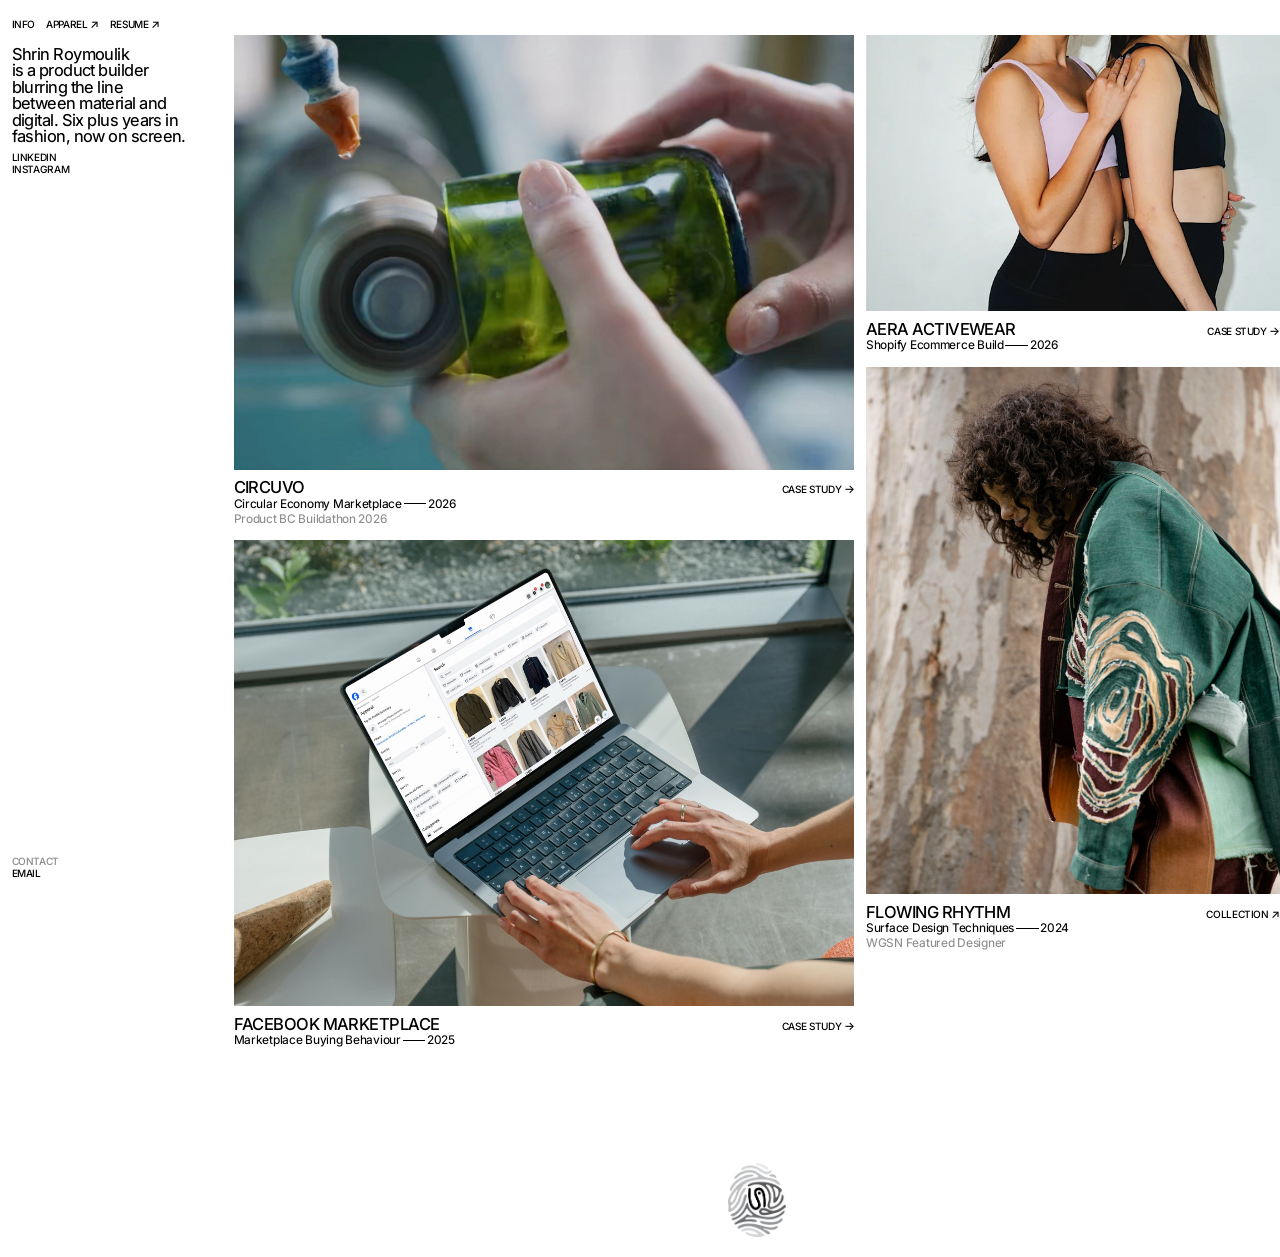
<file: index.html>
<!DOCTYPE html>
<html lang="en">
<head>
<meta charset="utf-8">
<meta name="viewport" content="width=device-width, initial-scale=1, viewport-fit=cover">
<title>Shrin Roymoulik, Product Builder</title>
<meta name="description" content="Product builder blurring the line between material and digital. Six plus years in fashion, now on screen.">
<!-- Link preview when the page is shared: images/share/preview.jpg, 1200 by 630 -->
<meta property="og:type" content="website">
<meta property="og:site_name" content="Shrin Roymoulik">
<meta property="og:url" content="https://shrinroym.com/">
<meta property="og:title" content="Shrin Roymoulik, Product Builder">
<meta property="og:description" content="Product builder blurring the line between material and digital. Six plus years in fashion, now on screen.">
<meta property="og:image" content="https://shrinroym.com/images/share/preview.jpg">
<meta property="og:image:width" content="1200">
<meta property="og:image:height" content="630">
<meta property="og:image:alt" content="Shrin Roymoulik's fingerprint logo">
<meta name="twitter:card" content="summary_large_image">
<!-- The homepage video comes first: its first frame is fetched before anything else so it shows at once (Shrin, 2026-11-15) -->
<link rel="preload" href="images/home/tile-circuvo-poster-v2.jpg" as="image" fetchpriority="high">
<link rel="icon" type="image/png" sizes="32x32" href="images/favicon-32.png?v=3">
<link rel="icon" type="image/png" sizes="192x192" href="images/favicon-192.png?v=3">
<link rel="apple-touch-icon" href="images/apple-touch-icon.png?v=2">
<link rel="preconnect" href="https://fonts.googleapis.com">
<link rel="preconnect" href="https://fonts.gstatic.com" crossorigin>
<link href="https://fonts.googleapis.com/css2?family=Inter:wght@400..600&display=swap" rel="stylesheet">
<style>
  :root {
    --bg: #ffffff;
    --ink: #000000;
    --muted: #8c8c8c;
    --tile-a: #ededeb;
    --tile-b: #e4e6e9;
    --tile-c: #efe8e2;
    --tile-d: #e6ebe4;
    --veil: rgba(255,255,255,0.97);
    color-scheme: light;
    box-sizing: border-box;
    padding-top: env(safe-area-inset-top, 0px);
    padding-bottom: env(safe-area-inset-bottom, 0px);
  }
  @media (prefers-color-scheme: dark) {
    :root:not([data-theme="light"]) {
      --bg: #000000; --ink: #ffffff; --muted: #8e8e8e;
      --tile-a: #1b1b1b; --tile-b: #1d2024; --tile-c: #221e1b; --tile-d: #1c211b;
      --veil: rgba(0,0,0,0.97);
      color-scheme: dark;
    }
  }
  :root[data-theme="dark"] {
    --bg: #000000; --ink: #ffffff; --muted: #8e8e8e;
    --tile-a: #1b1b1b; --tile-b: #1d2024; --tile-c: #221e1b; --tile-d: #1c211b;
    --veil: rgba(0,0,0,0.97);
    color-scheme: dark;
  }
  html { scroll-padding-top: env(safe-area-inset-top, 0px); }
  *, *::before, *::after { box-sizing: inherit; }
  body {
    margin: 0;
    background: var(--bg);
    color: var(--ink);
    font-family: "Inter", "Helvetica Neue", Helvetica, Arial, sans-serif;
    font-weight: 400;
    -webkit-font-smoothing: antialiased;
  }
  a, button { color: inherit; font: inherit; }
  a { text-decoration: none; }
  button { background: none; border: 0; padding: 0; cursor: pointer; }
  .nav a, .nav button, .small a, figcaption a, .goup {
    transition: background-color 0.15s ease;
  }
  .nav a:hover, .nav button:hover, .small a:hover, figcaption a:hover, .goup:hover,
  .nav a:focus-visible, .nav button:focus-visible, .small a:focus-visible, figcaption a:focus-visible, .goup:focus-visible {
    background: #E5FF00;
    color: #000000;
  }
  .tile > a:hover .frame { opacity: 0.9; }
  a:focus-visible, button:focus-visible { outline: 2px solid currentColor; outline-offset: 3px; }
  img { max-width: 100%; display: block; }

  .page {
    --u: max(0.75px, calc(100vw / 1400));
    display: grid;
    grid-template-columns: 17.5% 1fr;
    column-gap: 0;
    padding: 0 0 0 0.9vw;
  }

  /* Left column, fixed while the work scrolls */
  .side {
    position: sticky;
    top: env(safe-area-inset-top, 0px);
    height: calc(100dvh - env(safe-area-inset-top, 0px) - env(safe-area-inset-bottom, 0px));
    display: flex;
    flex-direction: column;
    padding: 1.5vw 1.4vw 1.6vw 0;
  }
  .nav { display: flex; gap: calc(12 * var(--u)); font-size: calc(11 * var(--u)); font-weight: 480; line-height: calc(13 * var(--u)); letter-spacing: calc(-0.4 * var(--u)); text-transform: uppercase; }
  .nav button { text-transform: uppercase; letter-spacing: inherit; line-height: inherit; }
  .bio {
    font-size: calc(18 * var(--u));
    font-weight: 450;
    line-height: calc(18 * var(--u));
    letter-spacing: calc(-0.6 * var(--u));
    margin: calc(16 * var(--u)) 0 calc(8 * var(--u));
    max-width: 10.85em;
  }
  .small { font-size: calc(11 * var(--u)); font-weight: 480; line-height: calc(13 * var(--u)); letter-spacing: calc(-0.4 * var(--u)); text-transform: uppercase; margin: 0 0 1.1vw; }
  .small a, .small span { display: block; width: fit-content; }
  .contact { margin-top: auto; margin-bottom: 0; }
  .links { display: flex; flex-direction: column; flex: 1 1 auto; }
  .hscroll { display: contents; }
  .contact .label { color: var(--muted); }

  /* Work grid, two staggered columns */
  .grid {
    display: grid;
    grid-template-columns: 60fr 40fr;
    column-gap: 0.9vw;
    padding: 2.75vw 0 1.6vw;
  }
  .col { display: flex; flex-direction: column; gap: 1.4vw; }
  .tile { margin: 0; order: var(--o); }
  .frame {
    position: relative;
    overflow: hidden;
    aspect-ratio: var(--r, 4 / 3);
    background: var(--tile, var(--tile-a));
  }
  .frame > img, .frame > video, .frame > picture > img { position: absolute; inset: 0; width: 100%; height: 100%; object-fit: cover; display: block; }
  .ph {
    position: absolute; inset: 0;
    display: flex; align-items: center; justify-content: center;
    font-size: 14px; color: var(--muted); text-align: center; padding: 20px;
    visibility: hidden; /* labels are notes for filling slots; never shown on the page */
  }
  figcaption {
    margin-top: 0.75vw;
    font-size: calc(12 * var(--u));
    font-weight: 480;
    line-height: calc(16 * var(--u));
    letter-spacing: calc(-0.3 * var(--u));
  }
  figcaption .t {
    font-weight: 560;
    font-size: calc(19 * var(--u));
    line-height: calc(20 * var(--u));
    letter-spacing: calc(-0.7 * var(--u));
  }
  .t { text-transform: uppercase; }
  /* Long rule between the work type and the year, like the template */
  .ld { display: inline-block; width: 1.9em; border-top: 1px solid currentColor; vertical-align: 0.32em; margin: 0 -0.08em; }
  .g { color: var(--muted); }

  /* Simple carousel */
  .slides .slide { position: absolute; inset: 0; opacity: 0; transition: opacity 0.4s ease; }
  .slides .slide.on { opacity: 1; }
  .slides { cursor: pointer; }
  .dots {
    position: absolute; left: 50%; bottom: 12px; transform: translateX(-50%);
    display: flex; gap: 2px;
  }
  .dot {
    width: 19px; height: 19px; padding: 6px; border-radius: 50%;
    background: var(--ink); background-clip: content-box; opacity: 0.25;
    transition: opacity 0.2s ease;
  }
  .dot.on { opacity: 1; }
  .dot:hover { opacity: 0.6; }
  .dot.on:hover { opacity: 1; }

  /* Scroll prompt, phones only */
  .scroll-hint { display: none; }
  @keyframes hintPulse { 0%, 100% { opacity: 0; } 50% { opacity: 1; } }

  .goup { order: 99; grid-column: 1 / -1; justify-self: center; align-self: center; font-size: calc(13 * var(--u)); font-weight: 480; line-height: calc(14 * var(--u)); letter-spacing: calc(-0.6 * var(--u)); text-transform: uppercase; margin-top: 0.6vw; }

  /* Childhood photo, revealed when hovering the name */
  .side { z-index: 5; }
  .bio { position: relative; }
  .name, .fashion { cursor: pointer; }
  /* One time highlight hint on the two hover words */
  @keyframes hintHi {
    0% { background-color: transparent; }
    20%, 70% { background-color: #E5FF00; color: #000000; }
    100% { background-color: transparent; }
  }
  /* Same neon highlight as the links, on hover or while open */
  .name:focus-visible, .fashion:focus-visible,
  .bio.show-photo .name, .bio.show-video .fashion { background: #E5FF00; color: #000000; }
  @media (hover: hover) and (pointer: fine) {
    .name:hover, .fashion:hover { background: #E5FF00; color: #000000; }
  }
  /* Phones: highlight sweeps along with the pulse while scrolling */
  @media (hover: none) and (prefers-reduced-motion: no-preference), (pointer: coarse) and (prefers-reduced-motion: no-preference) {
    .bio.hinting .name { animation: hintHi 1.2s ease-in-out 0s 1; }
    .bio.hinting .fashion { animation: hintHi 1.2s ease-in-out 1s 1; }
  }
  /* A stronger pulse on the two words while the highlight plays */
  .name, .fashion { position: relative; display: inline-block; transform-origin: 50% 60%; }
  @keyframes wordPulse {
    0%, 100% { transform: scale(1); }
    40% { transform: scale(1.1); }
    70% { transform: scale(0.99); }
  }
  @media (prefers-reduced-motion: reduce) { .bio.hinting .name, .bio.hinting .fashion { animation: none; } }
  @media (prefers-reduced-motion: reduce) { .bio.hinting .name, .bio.hinting .fashion { animation: none; } }
  .bio .me-video { top: calc(32 * var(--u)); left: calc(100% + 6 * var(--u)); width: 36vw; }
  .me {
    position: absolute;
    top: 0;
    left: calc(100% + 24 * var(--u));
    width: 15vw;
    max-width: none;
    height: auto;
    opacity: 0;
    visibility: hidden;
    transition: opacity 0.15s ease, visibility 0s linear 0.15s;
    pointer-events: none;
  }
  .bio:has(.name:focus-visible) .me-photo,
  .bio.show-photo .me-photo,
  .bio:has(.fashion:focus-visible) .me-video,
  .bio.show-video .me-video { opacity: 1; visibility: visible; transition: opacity 0.15s ease; }
  /* Hover only on devices with a real mouse, so taps on phones can toggle cleanly */
  @media (hover: hover) and (pointer: fine) {
    .bio:has(.name:hover) .me-photo,
    .bio:has(.fashion:hover) .me-video { opacity: 1; visibility: visible; transition: opacity 0.15s ease; }
  }
  @media (prefers-reduced-motion: reduce) { .me, .bio:has(.name:hover) .me { transition: none; } }
  /* Bio appears line by line on first load */
  .bio .w { display: inline-block; }
  @keyframes lineIn { from { opacity: 0; transform: translateY(0.45em); } to { opacity: 1; transform: none; } }
  /* Bio intro: each line slides up in sequence on first load */
  .bio .w { display: inline-block; }
  .bio.intro .w { animation: lineIn 1s cubic-bezier(0.2, 0.7, 0.2, 1) both; }
  @keyframes lineIn { from { opacity: 0; transform: translateY(0.4em); } to { opacity: 1; transform: none; } }

  /* Fingerprint logo above Go up, with breathing room after the work */
  .sign { grid-column: 1 / -1; justify-self: center; margin-top: 9vw; order: 98; }
  .sign img { width: calc(64 * var(--u)); height: auto; transition: opacity 0.2s ease; }
  .sign { position: relative; display: block; margin-bottom: 0; align-self: end; }
  .sign::after {
    content: "Go up"; position: absolute; inset: 0;
    display: flex; align-items: flex-end; justify-content: center; white-space: nowrap;
    font-size: calc(13 * var(--u)); font-weight: 480; line-height: calc(14 * var(--u)); letter-spacing: calc(-0.6 * var(--u));
    text-transform: uppercase; opacity: 0; transition: opacity 0.2s ease;
  }
  .sign:hover img, .sign:focus-visible img { opacity: 0; }
  .sign:hover::after, .sign:focus-visible::after { opacity: 1; }
  @media (prefers-color-scheme: dark) { :root:not([data-theme="light"]) .sign img { filter: invert(1); } }
  :root[data-theme="dark"] .sign img { filter: invert(1); }

  /* Info page */
  .info {
    --u: max(0.75px, calc(100vw / 1400));
    position: fixed; inset: 0; z-index: 20; display: none;
    background: var(--bg); overflow-y: auto; overscroll-behavior: contain;
    padding-top: env(safe-area-inset-top, 0px); padding-bottom: env(safe-area-inset-bottom, 0px);
  }
  .info.open { display: block; }
  .info-top {
    position: relative;
    display: grid; grid-template-columns: 35.3% 31.3% 1fr; grid-template-rows: 1fr auto;
    min-height: calc(100vh - 62 * var(--u)); min-height: calc(100dvh - 62 * var(--u));
  }
  .info-left { grid-column: 1; grid-row: 1; padding: 1.5vw 1.4vw 0 0.9vw; }
  .info .here { color: var(--muted); }
  .info-bio { font-size: calc(18 * var(--u)); font-weight: 450; line-height: calc(18 * var(--u)); letter-spacing: calc(-0.6 * var(--u)); max-width: 11.8em; margin-top: calc(26 * var(--u)); }
  .info-bio p { margin: 0 0 0.55em; }
  .info-bio .soft { color: inherit; }
  .info-links { display: grid; grid-template-columns: calc(124 * var(--u)) auto; margin-top: calc(14 * var(--u)); }
  .info-links .small { margin: 0; }
  .info-links .label { color: var(--muted); }
  .info-mid {
    grid-column: 2; grid-row: 1; padding-top: calc(44 * var(--u));
    font-size: calc(12 * var(--u)); font-weight: 500; line-height: calc(14 * var(--u)); letter-spacing: calc(-0.3 * var(--u));
  }
  .info-mid p { margin: 0 0 calc(4 * var(--u)); }
  .info-mid h3 { font-size: calc(13 * var(--u)); font-weight: 480; line-height: calc(14 * var(--u)); letter-spacing: calc(-0.6 * var(--u)); text-transform: uppercase; margin: calc(16 * var(--u)) 0 calc(2 * var(--u)); }
  .info-mid .two { display: grid; grid-template-columns: 1fr 1fr; }
  /* Expandable Skills and Tools on the INFO page */
  .xp { margin-top: calc(16 * var(--u)); }
  .xp summary { list-style: none; cursor: pointer; width: fit-content; }
  .xp summary::-webkit-details-marker { display: none; }
  .xp summary h3 { display: inline; }
  .xp summary::after { content: "+"; display: inline-block; margin-left: 0.35em; min-width: 0.6em; font-weight: 500; }
  .xp[open] summary::after { content: "\2212"; } /* same + and − as the Aera section toggles */
  .xp summary:hover h3, .xp summary:focus-visible h3 { background: #E5FF00; color: #000000; }
  .xp p { margin-top: calc(2 * var(--u)); }
  .info-mid .soft { color: var(--muted); }
  .info-skills { margin-top: calc(34 * var(--u)); max-width: calc(330 * var(--u)); font-size: calc(12 * var(--u)); font-weight: 500; line-height: calc(14 * var(--u)); letter-spacing: calc(-0.3 * var(--u)); }
  .info-skills p { margin: 0; }
  .info-skills h3 { font-size: calc(13 * var(--u)); font-weight: 480; line-height: calc(14 * var(--u)); letter-spacing: calc(-0.6 * var(--u)); text-transform: uppercase; margin: 0 0 calc(2 * var(--u)); }
  .info-skills .two { display: grid; grid-template-columns: 1fr 1fr; column-gap: calc(12 * var(--u)); }
  .info-mid a { transition: background-color 0.15s ease; }
  .info-mid a:hover, .info-mid a:focus-visible { background: #E5FF00; color: #000000; }
  .info-mid p + p { margin-top: calc(10 * var(--u)); }
  .info-photo {
    position: absolute; top: calc(10 * var(--u)); right: 0; z-index: 3;
    width: 33.4%; height: calc(100vh - 82 * var(--u)); height: calc(100dvh - 82 * var(--u));
    background: var(--tile-c); cursor: grab; touch-action: none; user-select: none; -webkit-user-select: none;
  }
  .info-photo.dragging { cursor: grabbing; }
  .pslide { position: absolute; inset: 0; opacity: 0; }
  .pslide.on { opacity: 1; }
  .pslide img { width: 100%; height: 100%; object-fit: cover; pointer-events: none; }
  .info-slot {
    position: absolute; top: calc(10 * var(--u)); right: 0; z-index: 1;
    width: 33.4%; height: calc(100vh - 82 * var(--u)); height: calc(100dvh - 82 * var(--u));
    border: 1px solid #c8c8c8; display: flex; align-items: center; justify-content: center;
    font-size: calc(14 * var(--u)); font-weight: 500; letter-spacing: calc(-0.3 * var(--u)); color: var(--muted);
    pointer-events: none;
  }
  .info-photo:focus-visible { outline: 2px solid var(--ink); outline-offset: 3px; }
  .info-note {
    grid-column: 1 / 3; grid-row: 2; margin: calc(28 * var(--u)) 0 0; padding: 0 1.4vw 1.6vw 0.9vw;
    font-size: calc(12 * var(--u)); font-weight: 500; line-height: calc(14 * var(--u)); letter-spacing: calc(-0.3 * var(--u));
    max-width: 66em;
  }
  /* INFO hover words: an image appears beside the bio */
  .info-bio { position: relative; }
  .rw { cursor: pointer; transition: background-color 0.15s ease; }
  .rimg {
    position: absolute; top: 0; left: calc(100% + 24 * var(--u)); z-index: 4;
    width: 30vw; max-width: none; height: auto;
    opacity: 0; visibility: hidden; pointer-events: none;
    transition: opacity 0.15s ease, visibility 0s linear 0.15s;
  }
  .rw.on, .rw:focus-visible { background: #E5FF00; color: #000000; }
  .rw.on + .rimg, .rw:focus-visible + .rimg { opacity: 1; visibility: visible; transition: opacity 0.15s ease; }
  @media (hover: hover) and (pointer: fine) {
    .rw:hover { background: #E5FF00; color: #000000; }
    .rw:hover + .rimg { opacity: 1; visibility: visible; transition: opacity 0.15s ease; }
  }

  /* Hover image on an exhibition name */
  .hv { position: relative; }
  .hv-img {
    position: absolute; left: 13.8vw; top: calc(100% + 4 * var(--u)); z-index: 5;
    width: 35vw; max-width: none; height: auto;
    opacity: 0; visibility: hidden; pointer-events: none;
    transition: opacity 0.15s ease, visibility 0s linear 0.15s;
  }
  .hv-t { cursor: pointer; transition: background-color 0.15s ease; }
  .hv a:focus-visible + .hv-img, .hv-t:focus-visible + .hv-img { opacity: 1; visibility: visible; transition: opacity 0.15s ease; }
  .hv-t:focus-visible { background: #E5FF00; color: #000000; }
  @media (hover: hover) and (pointer: fine) {
    .hv a:hover + .hv-img, .hv-t:hover + .hv-img { opacity: 1; visibility: visible; transition: opacity 0.15s ease; }
    .hv-t:hover { background: #E5FF00; color: #000000; }
  }

  .marquee { overflow: hidden; white-space: nowrap; padding: calc(18 * var(--u)) 0 calc(12 * var(--u)); }
  .marquee-track { display: inline-block; animation: marquee 40s linear infinite; }
  .marquee-track span { font-size: calc(28 * var(--u)); font-weight: 450; line-height: calc(29 * var(--u)); letter-spacing: calc(-0.8 * var(--u)); text-transform: uppercase; padding-right: 0.3em; }
  @keyframes marquee { from { transform: translateX(0); } to { transform: translateX(-50%); } }
  @media (prefers-reduced-motion: reduce) { .marquee-track { animation: none; } }
  .marquee.extra { display: none; }
  /* INFO: highlight sweep on the hover words while scrolling, phones only (computers highlight on hover) */
  @media (hover: none) and (prefers-reduced-motion: no-preference), (pointer: coarse) and (prefers-reduced-motion: no-preference) {
    .info.hinting .rw { animation: hintHi 1.2s ease-in-out 0s 1; }
    .info.hinting .hv-t { animation: hintHi 1.2s ease-in-out 1s 1; }
  }
  @keyframes marqueeRev { from { transform: translateX(-50%); } to { transform: translateX(0); } }
  .loves { display: grid; grid-template-columns: repeat(5, 1fr); }
  .love-item { margin: 0; }
  .love-cap { display: none; }
  .love { position: relative; aspect-ratio: 3 / 4; background: var(--tile, var(--tile-a)); }
  .love img { position: absolute; inset: 0; width: 100%; height: 100%; object-fit: cover; display: block; }
  /* Zoomed out tile: the whole photo, with a soft blur of itself filling above and below */
  .love.zoom { overflow: hidden; }
  .love.zoom::before { content: ""; position: absolute; inset: -30px; background: var(--bg) center / cover; filter: blur(18px); }
  .love.zoom img { object-fit: contain; transform: scale(var(--z, 1.18)); }
  /* Fitted tile: the whole drawing on white, with room around it */
  .love.fit { background: #ffffff; }
  .love.fit img { object-fit: contain; transform: scale(0.82); }
  .love-link { color: inherit; text-decoration: underline; transition: background-color 0.15s ease; }
  .love-link:hover, .love-link:focus-visible { background: #E5FF00; color: #000000; }
  /* Desktop and tablet: hovering a tile swaps the photo for its write up */
  .love-item { position: relative; outline: none; }
  .love-item:focus-visible { outline: 2px solid var(--ink); outline-offset: -2px; }
  @media (min-width: 821px) {
    .love-cap {
      display: block; position: absolute; inset: 0; margin: 0; z-index: 2;
      background: var(--bg); color: var(--ink); padding: calc(16 * var(--u)) calc(18 * var(--u));
      font-size: calc(18 * var(--u)); font-weight: 450; line-height: calc(18 * var(--u)); letter-spacing: calc(-0.6 * var(--u));
      opacity: 0; visibility: hidden; transition: opacity 0.15s ease, visibility 0s 0.15s;
    }
    .love-item:focus-visible .love-cap, .love-item:focus-within .love-cap { opacity: 1; visibility: visible; transition: opacity 0.15s ease; }
  }
  @media (min-width: 821px) and (hover: hover) {
    .love-item:hover .love-cap { opacity: 1; visibility: visible; transition: opacity 0.15s ease; }
  }

  @media (prefers-reduced-motion: reduce) {
    .slides .slide { transition: none; }
    .scroll-hint { animation: none !important; opacity: 1; }
  }

  /* Phones and small tablets */
  @media (max-width: 820px) {
    /* Phone layout drawn on a 375 wide canvas, scaled to the screen like Readymag */
    /* The homepage scrolls inside .page, not the document, so phone browsers never hide their bars mid scroll
       and nothing on screen jumps (Shrin, 2026-11-16, seen on a Samsung phone) */
    html, body { overflow: hidden; height: 100%; }
    .page { --u: 1px; --mu: calc(100vw / 360); display: block; padding: 0;
      /* 1px short of the screen on purpose: Chrome based browsers (Chrome, Samsung Internet) treat a scroller that exactly
         fills the screen as the page itself and hide their bars again; being 1px shorter keeps them from doing that */
      position: fixed; top: 0; left: 0; right: 0; bottom: 1px; overflow-x: hidden; overflow-y: auto; overscroll-behavior: none; -webkit-overflow-scrolling: touch; }
    .side {
      position: fixed; inset: 0; z-index: 10; height: auto;
      padding: calc(10 * var(--mu) + env(safe-area-inset-top, 0px)) calc(12 * var(--mu)) calc(12 * var(--mu) + env(safe-area-inset-bottom, 0px));
      display: grid; grid-template-columns: 1fr auto; grid-template-rows: auto 1fr auto;
      pointer-events: none;
    }
    .side > * { pointer-events: auto; }
    .bio, figcaption, figcaption .t, .nav, .small, .scroll-hint {
      font-size: calc(13 * var(--mu)); font-weight: 550; line-height: calc(14 * var(--mu)); letter-spacing: 0;
    }
    .bio { grid-column: 1 / -1; grid-row: 1; max-width: none; margin: 0; }
    .nav { grid-column: 1; grid-row: 3; flex-direction: column; align-items: flex-start; gap: 0; align-self: end; }
    .links { grid-column: 2; grid-row: 3; align-self: end; flex: none; }
    .links .small { margin: 0; text-align: right; }
    .links .small a, .links .small span { margin-left: auto; }
    .contact { margin-top: 0; }
    .contact .label { display: none; }
    .name, .fashion { font-weight: 700; }
    .me, .bio .me-video { position: fixed; top: 50%; left: 50%; transform: translate(-50%, -50%); width: 70vw; z-index: 30; }
    .bio .me-video { width: calc(100vw - 24 * var(--mu)); }
    .scroll-hint {
      display: block; position: fixed; z-index: 11; left: 50%; transform: translateX(-50%);
      bottom: calc(12 * var(--mu) + env(safe-area-inset-bottom, 0px));
      color: var(--muted);
      animation: hintPulse 2.2s ease-in-out infinite; pointer-events: none;
    }
    .scroll-hint.gone { animation: none; opacity: 0; visibility: hidden; transition: opacity 0.4s ease, visibility 0s linear 0.4s; }
    .hscroll { display: block; position: relative; }
    .grid {
      position: sticky; top: 0; height: 100vh; height: 100svh;
      display: flex; flex-direction: row; align-items: flex-start; gap: calc(12 * var(--mu));
      padding: var(--track-top, calc(88 * var(--mu))) calc(12 * var(--mu)) 0; width: max-content; will-change: transform;
    }
    .col { display: contents; }
    .tile { flex: 0 0 auto; }
    .frame { height: calc(357 * var(--mu)); width: auto; }
    /* Photos never taller than the room above the footer on this phone: screen height, minus where the track starts,
       minus room for a three line caption and the footer (Shrin, 2026-11-16: Flowing Rhythm ran into the footer on her Samsung) */
    .grid { --fit-h: calc(100svh - var(--track-top, calc(88 * var(--mu))) - 150 * var(--mu)); }
    /* Phone order, artistically uneven: Circuvo, Facebook Marketplace, Flowing Rhythm, Aera (Shrin, 2026-11-16); desktop order is untouched */
    #circuvo { order: 1; }
    #facebook-marketplace { order: 2; }
    .tile[style*="--o:4"] { order: 3; }
    .tile[style*="--o:2"] { order: 4; }
    .tile[style*="--o:1"] .frame { width: calc(336 * var(--mu)); height: min(calc(346 * var(--mu)), var(--fit-h)); aspect-ratio: auto; }
    .tile[style*="--o:2"] .frame { width: calc(336 * var(--mu)); height: min(calc(253 * var(--mu)), var(--fit-h)); aspect-ratio: auto; }
    .tile[style*="--o:3"] .frame { width: calc(336 * var(--mu)); height: min(calc(252 * var(--mu)), var(--fit-h)); aspect-ratio: auto; }
    .tile[style*="--o:4"] .frame { width: calc(336 * var(--mu)); height: min(calc(428 * var(--mu)), var(--fit-h)); aspect-ratio: auto; }
    figcaption { width: 0; min-width: 100%; margin-top: calc(12 * var(--mu)); }
    /* Homepage phone type, matching the template (Mobile_Inter: 550, 13 / 14) */
    /* The template's phone canvas is 360 wide, so its 13 / 14 type is 375/360 larger on ours, with -0.3 tracking */
    .bio, figcaption, figcaption .t { font-size: calc(13.54 * var(--mu)); font-weight: 550; line-height: calc(14.58 * var(--mu)); letter-spacing: calc(-0.31 * var(--mu)); }
    /* Phone bio sentence at the INFO bio paragraph's phone weight (400); the name line keeps 550 (Shrin, 2026-11-16) */
    .bio { font-weight: 400; }
    .bio .nm { font-weight: 550; }
    .dots { bottom: calc(8 * var(--mu)); }
    .goup, .sign { display: none; }
    /* INFO on phones, drawn on the same 375 canvas as the homepage */
    .info { --u: 1px; --mu: calc(100vw / 360); }
    .info-top { display: flex; flex-direction: column; padding: calc(10 * var(--mu)) calc(12 * var(--mu)) 0; min-height: 0; }
    .info-left { display: contents; }
    .info .nav {
      position: fixed; z-index: 25; left: 0; right: 0; bottom: 0; background: var(--bg);
      padding: calc(10 * var(--mu)) calc(12 * var(--mu)) calc(12 * var(--mu) + env(safe-area-inset-bottom, 0px));
      display: grid; grid-template-columns: 1fr auto; grid-template-rows: auto auto; grid-auto-flow: column; gap: 0;
    }
    .info .nav > * { justify-self: start; text-align: left; }
    .info .nav > :nth-child(n+3) { justify-self: end; text-align: right; }
    .info-note { display: none !important; }
    /* Phone INFO type, from the template's phone specs (375 canvas) */
    .info-bio { font-size: calc(13 * var(--mu)); font-weight: 400; line-height: calc(14 * var(--mu)); letter-spacing: calc(-0.4 * var(--mu)); }
    .info-mid, .info-note, .love-cap { font-size: calc(12 * var(--mu)); font-weight: 500; line-height: calc(14 * var(--mu)); letter-spacing: calc(-0.3 * var(--mu)); }
    .info-mid > p:first-child, .info-links .small, .info .nav {
      font-size: calc(13 * var(--mu)); font-weight: 480; line-height: calc(14 * var(--mu)); letter-spacing: calc(-0.6 * var(--mu));
    }
    .info-mid > p:first-child { text-transform: uppercase; }
    .info-mid h3 { font-size: calc(13 * var(--mu)); font-weight: 480; line-height: calc(13 * var(--mu)); letter-spacing: calc(-0.6 * var(--mu)); }
    /* Bottom bar links, from the template's phone Small Titles spec */
    .info .nav, .side .nav, .side .small { font-size: calc(13 * var(--mu)); font-weight: 480; line-height: calc(13 * var(--mu)); letter-spacing: calc(-0.6 * var(--mu)); }
    .info-bio { order: 1; max-width: none; margin: 0; }
    .info-bio p { margin: 0 0 calc(10 * var(--mu)); }
    .info-photo { order: 2; }
    .info-mid { order: 3; padding-top: calc(22 * var(--mu)); }
    .info-mid h3 { margin: calc(16 * var(--mu)) 0 0; }
    .info-mid p + p { margin-top: calc(8 * var(--mu)); }
    .info-mid .two { column-gap: calc(12 * var(--mu)); }
    .info-skills { order: 4; margin-top: calc(16 * var(--mu)); max-width: none; font-size: calc(12 * var(--mu)); line-height: calc(14 * var(--mu)); letter-spacing: calc(-0.3 * var(--mu)); }
    .info-skills h3 { font-size: calc(13 * var(--mu)); font-weight: 480; line-height: calc(14 * var(--mu)); letter-spacing: calc(-0.6 * var(--mu)); }
    .info-links { order: 5; grid-template-columns: 50% auto; margin-top: calc(22 * var(--mu)); }
    .marquee { padding: 0; }
    .info-top + .marquee { margin-top: calc(70 * var(--mu)); }
    .marquee.extra { display: block; }
    .marquee.rev .marquee-track { animation-name: marqueeRev; }
    .info-slot { display: none; }
    .hv-img { position: fixed; top: 50%; left: 50%; transform: translate(-50%, -50%); width: 90vw; z-index: 30; }
    .hv-t { font-weight: 700; }
    .hv-t.on { background: #E5FF00; color: #000000; }
    .hv-t.on + .hv-img { opacity: 1; visibility: visible; transition: opacity 0.15s ease; }
    /* UBC award: no photo on phones (taps were landing on the link underneath); plain text like the VAMFF title */
    .hv-desk .hv-img { display: none; }
    .hv-desk .hv-t, .hv-desk .hv-t.on { font-weight: inherit; background: none; color: inherit; cursor: default; pointer-events: none; animation: none !important; }
    .rw { font-weight: 700; }
    .rimg { position: fixed; top: 50%; left: 50%; transform: translate(-50%, -50%); width: 70vw; z-index: 30; }
    .info-photo { position: relative; top: auto !important; right: auto; left: auto !important; height: auto; width: auto; margin: calc(14 * var(--mu)) 0 0; aspect-ratio: 5 / 6; cursor: auto; touch-action: auto; }
    .info-note { order: 5; margin-top: calc(22 * var(--mu)); padding: 0; max-width: none; }
    .marquee-track span { font-size: calc(16 * var(--mu)); font-weight: 480; line-height: calc(17 * var(--mu)); letter-spacing: calc(-0.6 * var(--mu)); }
    /* Things she loves: one per screen, swipe sideways */
    .loves {
      display: flex; overflow-x: auto; scroll-snap-type: x mandatory; -webkit-overflow-scrolling: touch;
      gap: calc(12 * var(--mu)); padding: 0 calc(12 * var(--mu)) calc(80 * var(--mu));
      margin-top: calc(14 * var(--mu)); scrollbar-width: none;
    }
    .loves::-webkit-scrollbar { display: none; }
    .love-item { flex: 0 0 calc(100vw - 24 * var(--mu)); scroll-snap-align: center; }
    .love { aspect-ratio: 4 / 5; }
    .love-cap { display: block; margin-top: calc(12 * var(--mu)); }
    .love-cap .t2 { color: var(--muted); }
  }


  /* Work tiles: title on the left, "Case study" / "Collection" label on the right of the same line
     (Shrin, 2026-11-16, after Alan's feedback that the photos did not read as case studies) */
  .trow { display: flex; justify-content: space-between; align-items: baseline; gap: 1em; }
  .cs { color: var(--ink); font-size: calc(12 * var(--u)); font-weight: 480; letter-spacing: calc(-0.3 * var(--u)); text-transform: uppercase; white-space: nowrap; }
  .tile:has(> a:hover) .cs { background: #E5FF00; color: #000; }
  @media (min-width: 821px) { .col { gap: 1.1vw; } }
  /* Phones: the label becomes a round arrow button beside the title, away from the photo edge and the next tile */
  .cs-m { display: none; }
  @media (max-width: 820px) {
    .trow .cs { display: none; }
    /* Option E (Shrin, 2026-11-16): a round arrow button beside the title; the caption keeps room for it on the right */
    figcaption { position: relative; padding-right: calc(46 * var(--mu)); box-sizing: border-box; }
    .cs-m {
      display: grid; place-items: center; position: absolute; top: calc(-2 * var(--mu)); right: 0;
      width: calc(34 * var(--mu)); height: calc(34 * var(--mu)); border: 1px solid var(--ink); border-radius: 50%;
      color: var(--ink); font-size: calc(15 * var(--mu)); line-height: 1; transition: background-color 0.15s ease;
    }
    .cs-m:active, .tile:has(> a:hover) .cs-m, .cs-m:hover { background: #E5FF00; color: #000000; border-color: #000000; }
  }
  /* Type system (desktop): sizes 28 / 20 / 18 / 13 / 11, weights 450 / 500 */
  @media (min-width: 821px) {
    html body figcaption { font-size: calc(13 * var(--u)); font-weight: 450; }
    html body figcaption .t { font-size: calc(18 * var(--u)); line-height: calc(19 * var(--u)); font-weight: 500; letter-spacing: calc(-0.6 * var(--u)); }
    html body .cs { font-size: calc(11 * var(--u)); font-weight: 500; letter-spacing: calc(-0.4 * var(--u)); }
    html body :is(.info-mid, .info-skills, .info-note) { font-size: calc(13 * var(--u)); font-weight: 450; line-height: calc(15 * var(--u)); }
    html body :is(.info-mid h3, .info-skills h3) { font-weight: 500; }
    html body :is(.nav, .small) { font-weight: 500; }
    /* INFO hierarchy: heading (caps 500) > item (black 450) > detail (grey 450); more air above each heading */
    html body .info-mid h3 { margin: calc(30 * var(--u)) 0 calc(6 * var(--u)); }
    html body .info-mid .two { margin-top: calc(30 * var(--u)); }
    html body .info-mid .two .xp { margin-top: 0; }
    /* Award photos: as big as fits, up to 31vw wide and 50vh tall, so tall photos never run off the bottom */
    html body .hv-img { width: auto; max-width: 31vw; max-height: 50vh; }
    /* iD clip is a 1000px capture: keep it near its real size (about 500px on sharp screens) so it stays crisp */
    /* UBC photo placed like Shrin's reference (2026-11-19): just under the title, starting a little left of the middle column, 41.5vw wide */
    html body .hv-desk .hv-img { left: -4.6vw; width: 37.5vw; max-width: none; max-height: none; }
    html body .hv-img.hv-wide { max-width: min(30vw, 500px); max-height: 50vh; }
    html body .info-mid .two h3, html body .info-mid .xp h3 { margin-top: 0; }
  }
  /* INFO on wide or short desktop windows (wider than 16:10): tighter spacing, and sizes also capped by window height,
     so the bottom paragraph and the marquee both fit on landing */
  @media (min-width: 821px) {
    html body .info { --u: max(0.75px, min(100vw / 1400, 100vh / 720)); }
  }
  @media (min-width: 821px) and (min-aspect-ratio: 16/10), (min-width: 821px) and (max-height: 760px) {
    html body .info-mid { padding-top: calc(24 * var(--u)); }
    html body .info-mid h3 { margin: calc(16 * var(--u)) 0 calc(3 * var(--u)); }
    html body .info-mid .two { margin-top: calc(16 * var(--u)); }
    html body .info-mid p + p { margin-top: calc(6 * var(--u)); }
    html body .info-note { margin-top: calc(14 * var(--u)); }
  }
  /* External links (Apparel, Resume): new tab, marked with ↗ */
  .ext::after { content: "\00a0\2197"; }
  /* INFO on phones: arrows only on the AWARDS / PRESS / EXHIBITIONS headings */
  @media (hover: none), (pointer: coarse) {
    .info-mid h3 a::after { content: "\00a0\2197"; }
  }
  /* INFO links: computers only, the arrow appears on hover (space is kept, so nothing shifts); phones show none */
  @media (hover: hover) and (pointer: fine) {
    .info-mid a[target="_blank"]::after { content: "\00a0\2197"; opacity: 0; transition: opacity 0.15s ease; }
    .info-mid a[target="_blank"]:hover::after, .info-mid a[target="_blank"]:focus-visible::after { opacity: 1; }
  }
  /* Arrows (↗ → ←): Inter draws them thin, so they read small beside caps; 1.15x balances them */
  .arw, .ext::after, .info-mid a[target="_blank"]::after { font-size: 1.15em; line-height: 0; }
</style>
</head>
<body>
<div class="page" id="top">

  <aside class="side">
    <nav class="nav" aria-label="Main">
      <button type="button" id="infoBtn" aria-expanded="false" aria-controls="info">Info</button>
      <a class="ext" href="https://shrin-roym.com/" target="_blank" rel="noopener" aria-label="Apparel (opens in a new tab)">Apparel</a>
      <a class="ext" href="https://drive.google.com/file/d/1lygn7vUDFMzx4JG56A4LxJSln4eozi_1/view?usp=sharing" target="_blank" rel="noopener" aria-label="Resume (opens in a new tab)">Resume</a>
    </nav>

    <p class="bio"><span class="name" tabindex="0">Shrin</span><img class="me me-photo" data-defer-src="images/home/shrin-photo.jpg" decoding="async" fetchpriority="low" alt="Shrin reading a printed publication at an exhibition"> <span class="nm">Roymoulik</span><br>is a product builder blurring the line between material and digital. Six plus years in <span class="fashion" tabindex="0">fashion</span><video class="me me-video" src="images/home/fashion.mp4" muted loop playsinline preload="none" aria-label="Fashion work in motion"></video>, now on screen.</p>

    <div class="links">
    <p class="small">
      <a href="https://www.linkedin.com/in/shrinroymoulik/" target="_blank" rel="noopener">LinkedIn</a>
      <a href="https://www.instagram.com/shrinroym/" target="_blank" rel="noopener">Instagram</a>
    </p>

    <p class="small contact">
      <span class="label">Contact</span>
      <a href="mailto:shrinroym@outlook.com" id="emailLink" aria-live="polite">Email</a>
    </p>
    </div>
  </aside>

  <div class="hscroll">
  <main class="grid" id="work" aria-label="Selected work">
    <div class="col">

      <figure class="tile" id="circuvo" style="--o:1">
        <a href="circuvo.html">
          <div class="frame" style="--r:10/7; --tile:var(--tile-b)"><!-- Homepage video (Shrin, 2026-11-15: must start with no lag): cut from the 4K original to exactly the visible 10:7 tile, 1400 by 980, first 10 s. HEVC first (2.0 MB, Safari and Chrome on Mac), H.264 for other browsers (3.3 MB); both sharper than the old 1280 file, which was cropped and stretched by the tile. -->
          <video id="tileVid" poster="images/home/tile-circuvo-poster-v2.jpg" muted loop autoplay playsinline preload="auto" aria-label="Circuvo, circular economy marketplace: a green glass bottle being shaped on a grinding wheel"><source src="images/home/tile-circuvo-hevc.mp4" type='video/mp4; codecs="hvc1"'><source src="images/home/tile-circuvo-h264.mp4" type="video/mp4"></video></div>
        </a>
        <figcaption>
          <span class="trow"><a href="circuvo.html"><span class="t">Circuvo</span></a><a class="cs" href="circuvo.html">Case study <span class="arw">→</span></a></span>
          Circular Economy Marketplace <span class="ld" aria-hidden="true"></span> 2026<br>
          <span class="g"><a href="https://conference.productbc.ca/agenda#build-different" target="_blank" rel="noopener">Product BC Buildathon 2026</a></span>
          <a class="cs-m" href="circuvo.html" aria-label="Case study"><span aria-hidden="true"><span class="arw">→</span></span></a>
        </figcaption>
      </figure>

      <figure class="tile" id="facebook-marketplace" style="--o:3">
        <a href="facebook-marketplace.html">
          <div class="frame" style="--r:4/3; --tile:var(--tile-a)"><img src="images/home/tile-facebook-marketplace.jpg?v=4" style="transform:scale(1.3);transform-origin:40% 30%" alt="Facebook Marketplace UX research"></div>
        </a>
        <figcaption>
          <span class="trow"><a href="facebook-marketplace.html"><span class="t">Facebook Marketplace</span></a><a class="cs" href="facebook-marketplace.html">Case study <span class="arw">→</span></a></span>
          Marketplace Buying Behaviour <span class="ld" aria-hidden="true"></span> 2025
          <a class="cs-m" href="facebook-marketplace.html" aria-label="Case study"><span aria-hidden="true"><span class="arw">→</span></span></a>
        </figcaption>
      </figure>

    </div>
    <div class="col">

      <figure class="tile" style="--o:2">
        <a href="aera.html">
          <div class="frame" style="--r:3/2; --tile:var(--tile-c)"><img src="images/home/tile-aera-sharp.jpg" alt="Aera Activewear redesign: two models in lilac and black sports bras with black leggings"></div>
        </a>
        <figcaption>
          <span class="trow"><a href="aera.html"><span class="t">Aera Activewear</span></a><a class="cs" href="aera.html">Case study <span class="arw">→</span></a></span>
          Shopify Ecommerce Build <span class="ld" aria-hidden="true"></span> 2026
          <a class="cs-m" href="aera.html" aria-label="Case study"><span aria-hidden="true"><span class="arw">→</span></span></a>
        </figcaption>
      </figure>

      <figure class="tile" style="--o:4">
        <a href="https://shrin-roym.com/flowing-rhythm-textures" target="_blank" rel="noopener">
          <div class="frame" style="--r:648/825; --tile:var(--tile-d)"><img src="images/home/tile-flowing-rhythm-portrait.jpg?v=2" style="object-position:50% 0%" alt="Flowing Rhythm: a model in a green denim jacket with a contour motif on the sleeve, looking down"></div>
        </a>
        <figcaption>
          <span class="trow"><a href="https://shrin-roym.com/flowing-rhythm-textures" target="_blank" rel="noopener"><span class="t">Flowing Rhythm</span></a><a class="cs" href="https://shrin-roym.com/flowing-rhythm-textures" target="_blank" rel="noopener">Collection <span class="arw">↗</span></a></span>
          Surface Design Techniques <span class="ld" aria-hidden="true"></span> 2024<br>
          <span class="g"><a href="https://shrin-roym.com/wgsn-features" target="_blank" rel="noopener">WGSN Featured Designer</a></span>
          <a class="cs-m" href="https://shrin-roym.com/flowing-rhythm-textures" target="_blank" rel="noopener" aria-label="Collection"><span aria-hidden="true"><span class="arw">↗</span></span></a>
        </figcaption>
      </figure>

    </div>
    <a class="sign" href="#top" aria-label="Back to top"><img src="images/fingerprint.png" alt=""></a>
  </main>
  </div>
  <div class="scroll-hint" aria-hidden="true">*scroll*</div>
</div>

<section class="info" id="info" aria-label="About Shrin" aria-hidden="true">
  <div class="info-top">
    <div class="info-left">
      <nav class="nav" aria-label="Info page">
        <button type="button" id="closeInfo">Home</button>
        <span class="here">Info</span>
        <a class="ext" href="https://shrin-roym.com/" target="_blank" rel="noopener" aria-label="Apparel (opens in a new tab)">Apparel</a>
        <a class="ext" href="https://drive.google.com/file/d/1lygn7vUDFMzx4JG56A4LxJSln4eozi_1/view?usp=sharing" target="_blank" rel="noopener" aria-label="Resume (opens in a new tab)">Resume</a>
      </nav>
      <div class="info-bio">
        <p>I <span class="soft">design</span> and <span class="soft">build</span> for humans, whether they’re <span class="rw" tabindex="0">wearing</span><img class="rimg" data-defer-src="images/info/wearing.jpg" fetchpriority="low" alt="A model wearing a fringed jacket designed by Shrin"> my work or tapping through it.</p>
        <p>6+ years as an apparel designer taught me to own a product end to end, from first sketch to factory floor, with deep <span class="soft">empathy</span> for bodies, behaviours, and needs. Now I bring that same ownership to digital products: I research, design and build, taking ideas all the way to a live website.</p>
      </div>
      <div class="info-links">
        <p class="small"><span class="label">Contact</span><a href="mailto:shrinroym@outlook.com">Email</a></p>
        <p class="small"><span class="label">Follow</span><a href="https://www.instagram.com/shrinroym/" target="_blank" rel="noopener">Instagram</a><a href="https://www.linkedin.com/in/shrinroymoulik/" target="_blank" rel="noopener">LinkedIn</a></p>
      </div>
    </div>

    <div class="info-mid">
      <p class="soft">Currently based in Vancouver, Canada</p>
      <h3>Education</h3>
      <p>Emily Carr University of Art and Design (2025)<br><span class="soft">Certificate in UX/UI Design</span></p>
      <p>RMIT University (2018 to 2020)<br><span class="soft">MA Fashion Design</span></p>
      <p>National Institute of Fashion Technology, Mumbai (2011 to 2015)<br><span class="soft">BA Fashion Design</span></p>
      <h3><a href="https://shrin-roym.com/awards" target="_blank" rel="noopener">Awards</a></h3>
      <p><a href="https://conference.productbc.ca/agenda#build-different" target="_blank" rel="noopener">2nd Place, Product BC Buildathon 2026</a><br>
      <span class="soft"><span class="hv hv-desk"><span class="hv-t" tabindex="0">Circuvo at UBC Conference</span><img class="hv-img" data-defer-src="images/info/ubc-stage.jpg" width="1190" height="896" alt="Presenting Circuvo on stage at the UBC conference, the live site on the big screen"></span></span></p>
      <p><span class="hv"><span class="hv-t" tabindex="0">2nd Place, ID International Emerging Designer Awards 2020</span><img class="hv-img hv-wide" data-defer-src="images/info/id-awards-2020.webp" fetchpriority="low" alt="Shrin’s collection at the iD International Emerging Designer Awards"></span><br>
      <span class="soft"><a href="https://www.youtube.com/watch?v=VDdZ-RaYl2w&amp;t=2653s" target="_blank" rel="noopener">Video by iD Dunedin Fashion</a><br>
      <a href="https://thelastfashionbible.com/2020/08/10/winners-2020-id-international-emerging-designer-awards/" target="_blank" rel="noopener">Article in The Last Fashion Bible</a><br>
      <a href="https://www.fashionz.co.nz/2020-id-international-emerging-design-awards-winners-announced/" target="_blank" rel="noopener">Article in FNZ</a></span></p>
      <p>Finalist, VAMFF National Graduate Showcase 2020<br>
      <span class="soft"><a href="https://fashionjournal.com.au/fashion/here-are-the-finalists-for-the-2020-vamff-national-graduate-showcase/" target="_blank" rel="noopener">Finalists announced in Fashion Journal</a><br>
      <a href="https://fashionjournal.com.au/fashion/shrinvanti-roys-graduate-collection-explores-rhythm-and-repetition-through-textiles/" target="_blank" rel="noopener">Collection feature in Fashion Journal</a></span></p>
      <div class="two">
        <div><h3><a href="https://shrin-roym.com/press" target="_blank" rel="noopener">Press</a></h3><p><a href="https://shrin-roym.com/wgsn-features" target="_blank" rel="noopener">WGSN Feature</a><br>
        <a href="https://www.614mag.com/store/p/614-issue-01" target="_blank" rel="noopener">614 Magazine, BLESSED</a><br>
        <a href="https://www.theage.com.au/culture/art-and-design/will-the-pandemic-reshape-fashion-graduates-embrace-a-new-look-normal-20200727-p55fw0.html" target="_blank" rel="noopener">The Age Australia</a><br>
        <a href="https://www.odt.co.nz/lifestyle/fashion/id-fashion/fashion-absentia-id-award-winners-announced" target="_blank" rel="noopener">Otago Daily Times</a><br>
        <a href="https://afs.rmit.fashion/2019/masters/srinvanti-roy" target="_blank" rel="noopener">MA Fashion, RMIT</a></p></div>
        <div><h3><a href="https://shrin-roym.com/exhibitions-1" target="_blank" rel="noopener">Exhibitions</a></h3><p><a href="https://shrin-roym.com/split-personality" target="_blank" rel="noopener">Split Personality</a><br>
        <a href="https://shrin-roym.com/foot-square" target="_blank" rel="noopener">Foot Square</a><br>
        <a href="https://shrin-roym.com/arbitrary-reference" target="_blank" rel="noopener">Arbitrary Reference</a><br>
        <a href="https://shrin-roym.com/home" target="_blank" rel="noopener">Home</a><br>
        <a href="https://shrin-roym.com/made-by-many" target="_blank" rel="noopener">Made by Many</a></p></div>
      </div>
      <div class="two">
        <details class="xp"><summary><h3>Skills</h3></summary><p>User research<br>UX/UI design<br>Information architecture<br>Prototyping and testing<br>Front end build with AI</p></details>
        <details class="xp"><summary><h3>Tools</h3></summary><p>Figma<br>Claude and Claude Code<br>Miro<br>Tally Forms<br>Adobe Creative Suite</p></details>
      </div>
    </div>

    <div class="info-slot" aria-hidden="true">[move image here]</div>
    <div class="info-photo" tabindex="0" role="img" aria-label="Portrait. Drag to move it, or use the arrow keys.">
      <!-- Portrait slideshow: replace each placeholder with an <img> using the file name shown -->
      <div class="pslide on" data-file="images/info/portrait-1.jpg"><img data-defer-src="images/info/portrait-1.jpg" fetchpriority="low" style="object-position:15% 50%" alt="Shrin talking about her framed artwork on a red gallery wall"></div>
      <div class="pslide" data-file="images/info/portrait-2.jpg"><img src="images/info/portrait-2.jpg" style="object-position:30% 50%" alt="Shrin showing her framed artwork at the gallery" loading="lazy"></div>
    </div>

    <p class="info-note">I bridge physical and digital, bringing a tactile understanding of form and fit into intuitive interfaces. My belief? Design should be functional, beautiful, and so considerate of its users that it just works. Making things by hand taught me that. Cutting a pattern, draping fabric or fitting a sample puts me in a kind of flow where the next step reveals itself, and I feel the same thing when I build an interface: the best screens, like the best garments, feel simple until you look closely at how they are made. This site is my proof. I designed it, wrote it and built it myself, from the first sketch to the live page you are reading now.</p>
  </div>

  <div class="marquee" aria-hidden="true"><div class="marquee-track"><span>Scroll down to see some things she loves</span> <span>Scroll down to see some things she loves</span> <span>Scroll down to see some things she loves</span> <span>Scroll down to see some things she loves</span> <span>Scroll down to see some things she loves</span> <span>Scroll down to see some things she loves</span> <span>Scroll down to see some things she loves</span> <span>Scroll down to see some things she loves</span> <span>Scroll down to see some things she loves</span> <span>Scroll down to see some things she loves</span> <span>Scroll down to see some things she loves</span> <span>Scroll down to see some things she loves</span> <span>Scroll down to see some things she loves</span> <span>Scroll down to see some things she loves</span> <span>Scroll down to see some things she loves</span> <span>Scroll down to see some things she loves</span></div></div>
  <div class="marquee extra rev" aria-hidden="true"><div class="marquee-track" style="animation-delay:-7s"><span>Scroll down to see some things she loves</span> <span>Scroll down to see some things she loves</span> <span>Scroll down to see some things she loves</span> <span>Scroll down to see some things she loves</span> <span>Scroll down to see some things she loves</span> <span>Scroll down to see some things she loves</span> <span>Scroll down to see some things she loves</span> <span>Scroll down to see some things she loves</span> <span>Scroll down to see some things she loves</span> <span>Scroll down to see some things she loves</span> <span>Scroll down to see some things she loves</span> <span>Scroll down to see some things she loves</span> <span>Scroll down to see some things she loves</span> <span>Scroll down to see some things she loves</span> <span>Scroll down to see some things she loves</span> <span>Scroll down to see some things she loves</span></div></div>
  <div class="marquee extra" aria-hidden="true"><div class="marquee-track" style="animation-delay:-14s"><span>Scroll down to see some things she loves</span> <span>Scroll down to see some things she loves</span> <span>Scroll down to see some things she loves</span> <span>Scroll down to see some things she loves</span> <span>Scroll down to see some things she loves</span> <span>Scroll down to see some things she loves</span> <span>Scroll down to see some things she loves</span> <span>Scroll down to see some things she loves</span> <span>Scroll down to see some things she loves</span> <span>Scroll down to see some things she loves</span> <span>Scroll down to see some things she loves</span> <span>Scroll down to see some things she loves</span> <span>Scroll down to see some things she loves</span> <span>Scroll down to see some things she loves</span> <span>Scroll down to see some things she loves</span> <span>Scroll down to see some things she loves</span></div></div>
  <div class="marquee extra rev" aria-hidden="true"><div class="marquee-track" style="animation-delay:-21s"><span>Scroll down to see some things she loves</span> <span>Scroll down to see some things she loves</span> <span>Scroll down to see some things she loves</span> <span>Scroll down to see some things she loves</span> <span>Scroll down to see some things she loves</span> <span>Scroll down to see some things she loves</span> <span>Scroll down to see some things she loves</span> <span>Scroll down to see some things she loves</span> <span>Scroll down to see some things she loves</span> <span>Scroll down to see some things she loves</span> <span>Scroll down to see some things she loves</span> <span>Scroll down to see some things she loves</span> <span>Scroll down to see some things she loves</span> <span>Scroll down to see some things she loves</span> <span>Scroll down to see some things she loves</span> <span>Scroll down to see some things she loves</span></div></div>
  <div class="marquee extra" aria-hidden="true"><div class="marquee-track" style="animation-delay:-28s"><span>Scroll down to see some things she loves</span> <span>Scroll down to see some things she loves</span> <span>Scroll down to see some things she loves</span> <span>Scroll down to see some things she loves</span> <span>Scroll down to see some things she loves</span> <span>Scroll down to see some things she loves</span> <span>Scroll down to see some things she loves</span> <span>Scroll down to see some things she loves</span> <span>Scroll down to see some things she loves</span> <span>Scroll down to see some things she loves</span> <span>Scroll down to see some things she loves</span> <span>Scroll down to see some things she loves</span> <span>Scroll down to see some things she loves</span> <span>Scroll down to see some things she loves</span> <span>Scroll down to see some things she loves</span> <span>Scroll down to see some things she loves</span></div></div>

  <div class="loves">
    <figure class="love-item" tabindex="0">
      <div class="love"><img src="images/info/love-01.jpg?v=2" alt="Shrin in a cowboy hat, black and white" loading="lazy"></div>
      <figcaption class="love-cap"><span class="t2">Cowboy hat, wild curls.</span><br>One of us is in charge, and it isn’t the hat.</figcaption>
    </figure>
    <figure class="love-item" tabindex="0">
      <div class="love"><img src="images/info/love-02.jpg?v=2" alt="Mushrooms on a mossy log" loading="lazy"></div>
      <figcaption class="love-cap"><span class="t2">Honestly, such fun guys.</span><br>I’d say more, but there isn’t mush room in this box.</figcaption>
    </figure>
    <figure class="love-item" tabindex="0">
      <div class="love"><img src="images/info/love-03.jpg" alt="Shrin's painting of layered, flowing faces" loading="lazy"></div>
      <figcaption class="love-cap"><span class="t2">All of me, in one frame.</span><br>Every colour is a different version of me. They mostly get along.</figcaption>
    </figure>
    <figure class="love-item" tabindex="0">
      <div class="love"><img src="images/info/love-05.jpg?v=3" alt="Flowing Rhythm, Shrin's black and white line drawing" loading="lazy"></div>
      <figcaption class="love-cap"><span class="t2">Flowing Rhythm.</span><br>The very first drawing of my logo. Hours of tiny lines, and cheaper than therapy. <a class="love-link" href="https://www.instagram.com/p/CEVYKVkHdPG/" target="_blank" rel="noopener">See the post <span class="arw">↗</span></a></figcaption>
    </figure>
    <figure class="love-item" tabindex="0">
      <div class="love" style="overflow:hidden"><img src="images/info/love-04.jpg?v=4" style="transform:scale(1.12);transform-origin:57% 45%" alt="An old photo of Shrin as a child, held in a hand" loading="lazy"></div>
      <figcaption class="love-cap"><span class="t2">Small me.</span><br>She’s still in there, watching. Mostly judging my font choices.</figcaption>
    </figure>
    <figure class="love-item" tabindex="0">
      <div class="love"><img src="images/info/love-06.jpg" alt="Autumn trees in red, orange and green" loading="lazy"></div>
      <figcaption class="love-cap"><span class="t2">Autumn.</span><br>Favourite colours, favourite season, favourite everything.</figcaption>
    </figure>
    <figure class="love-item" tabindex="0">
      <div class="love"><img src="images/info/love-07.jpg" alt="Shrin reading a Banksy quote on a gallery wall, black and white" loading="lazy"></div>
      <figcaption class="love-cap"><span class="t2">Main character, meet Banksy.</span><br>He wrote that most people never use their initiative because no one told them to. Nobody told me either.</figcaption>
    </figure>
    <figure class="love-item" tabindex="0">
      <div class="love"><img src="images/info/love-08.jpg" alt="A forest trail covered in tree roots" loading="lazy"></div>
      <figcaption class="love-cap"><span class="t2">Hiking.</span><br>Roots everywhere, no clear path, still going. Basically my life, with better views.</figcaption>
    </figure>
    <figure class="love-item" tabindex="0">
      <div class="love" style="overflow:hidden"><img src="images/info/love-09.jpg?v=2" style="transform:scale(1.3);transform-origin:52% 35%" alt="A model in a rust coloured coat from Shrin’s collection" loading="lazy"></div>
      <figcaption class="love-cap"><span class="t2">My winning moment.</span><br>2nd place at the iD International Emerging Designer Awards 2020. I rewatch it more than I’d like to admit. <a class="love-link" href="https://www.youtube.com/watch?v=VDdZ-RaYl2w&amp;t=2653s" target="_blank" rel="noopener">Watch the moment <span class="arw">↗</span></a></figcaption>
    </figure>
    <figure class="love-item" tabindex="0">
      <div class="love"><img src="images/info/love-10.jpg" alt="Shrin laughing with a friend at a gallery, black and white" loading="lazy"></div>
      <figcaption class="love-cap"><span class="t2">My first sale.</span><br>I sold my first design to a friend. They swear it wasn’t a pity buy, and I’ve chosen to believe them.</figcaption>
    </figure>
  </div>
</section>

<script>
  // Carousel: dots pick an image, tapping the image moves to the next one
  document.querySelectorAll('[data-carousel]').forEach(function (c) {
    var slides = c.querySelectorAll('.slide');
    var dots = c.querySelectorAll('.dot');
    var i = 0;
    function go(n) {
      slides[i].classList.remove('on'); dots[i].classList.remove('on'); dots[i].removeAttribute('aria-current');
      i = (n + slides.length) % slides.length;
      slides[i].classList.add('on'); dots[i].classList.add('on'); dots[i].setAttribute('aria-current', 'true');
    }
    dots.forEach(function (d, n) { d.addEventListener('click', function (e) { e.stopPropagation(); go(n); }); });
    c.addEventListener('click', function () { go(i + 1); });
  });

  // On phones the homepage scrolls inside .page (see the phone CSS); these read and listen to whichever is scrolling
  var pageEl = document.querySelector('.page');
  var phoneMq = window.matchMedia('(max-width: 820px)');
  function pageY() { return phoneMq.matches ? pageEl.scrollTop : window.scrollY; }
  function onPageScroll(fn) { window.addEventListener('scroll', fn, { passive: true }); pageEl.addEventListener('scroll', fn, { passive: true }); }
  function offPageScroll(fn) { window.removeEventListener('scroll', fn); pageEl.removeEventListener('scroll', fn); }

  // Scroll prompt fades away once someone starts scrolling
  var hint = document.querySelector('.scroll-hint');
  function hintCheck() { if (pageY() > 40) { hint.classList.add('gone'); offPageScroll(hintCheck); } }
  onPageScroll(hintCheck);

  // Hover words in the bio: photo on the name, video on fashion
  var bioEl = document.querySelector('.bio');
  var nameEl = document.querySelector('.name');
  var fashionEl = document.querySelector('.fashion');
  var vid = document.querySelector('.me-video');
  // The fashion hover video waits until the Circuvo tile video is playing (or 4 s pass), so it never slows the first video down (Shrin, 2026-11-15)
  (function () {
    var tileVid = document.getElementById('tileVid'), started = false;
    // Hidden pictures (bio photo, INFO hover pictures, first INFO portrait) and the fashion video start loading only once the homepage video is playing
    function warm() { if (started) return; started = true; document.querySelectorAll('img[data-defer-src]').forEach(function (i) { i.src = i.getAttribute('data-defer-src'); i.removeAttribute('data-defer-src'); }); vid.preload = 'auto'; try { vid.load(); } catch (e) {} }
    if (/info/.test(location.hash)) warm();
    document.querySelectorAll('.name, .fashion, .rw, .hv-t').forEach(function (e) { e.addEventListener('mouseenter', warm); e.addEventListener('focus', warm); });
    window.addEventListener('hashchange', warm); document.addEventListener('pointerdown', warm, { once: true }); document.addEventListener('keydown', warm, { once: true });
    if (tileVid) tileVid.addEventListener('playing', function () { setTimeout(warm, 600); }, { once: true });
    window.addEventListener('load', function () { setTimeout(warm, 4000); });
  })();
  function playVid() { try { vid.currentTime = 0; var pr = vid.play(); if (pr) pr.catch(function () {}); } catch (e) {} }
  function stopVid() { vid.pause(); }
  nameEl.addEventListener('click', function () { bioEl.classList.remove('show-video'); stopVid(); bioEl.classList.toggle('show-photo'); });
  nameEl.addEventListener('blur', function () { bioEl.classList.remove('show-photo'); });
  fashionEl.addEventListener('mouseenter', playVid);
  fashionEl.addEventListener('mouseleave', stopVid);
  fashionEl.addEventListener('focus', playVid);
  fashionEl.addEventListener('click', function () {
    bioEl.classList.remove('show-photo');
    var on = bioEl.classList.toggle('show-video');
    on ? playVid() : stopVid();
  });
  fashionEl.addEventListener('blur', function () { bioEl.classList.remove('show-video'); stopVid(); });

  // Email: copy the address and confirm, fall back to the email app
  var emailLink = document.getElementById('emailLink');
  emailLink.addEventListener('click', function (e) {
    if (!navigator.clipboard || !navigator.clipboard.writeText) return;
    e.preventDefault();
    navigator.clipboard.writeText('shrinroym@outlook.com').then(function () {
      emailLink.textContent = 'Copied';
      setTimeout(function () { emailLink.textContent = 'Email'; }, 1600);
    }).catch(function () { window.location.href = emailLink.href; });
  });

  // Phones: scrolling down moves the projects sideways
  var mq = window.matchMedia('(max-width: 820px)');
  var hs = document.querySelector('.hscroll');
  var track = document.getElementById('work');
  var dist = 0, lastW = 0, steadyH = 0;
  function hsScroll() {
    if (!mq.matches) return;
    var y = Math.min(Math.max(pageY() - hs.offsetTop, 0), dist);
    track.style.transform = 'translateX(' + (-y) + 'px)';
  }
  function hsMeasure() {
    if (!mq.matches) { hs.style.height = ''; track.style.transform = ''; track.style.removeProperty('--track-top'); return; }
    var bioBox = document.querySelector('.bio').getBoundingClientRect();
    track.style.setProperty('--track-top', Math.round(bioBox.bottom + 35 * window.innerWidth / 360) + 'px');
    dist = Math.max(0, track.scrollWidth - window.innerWidth);
    // Use one steady height: the browser toolbar shrinking on scroll changes innerHeight, which must not re-measure the track mid scroll
    if (!steadyH || window.innerWidth !== lastW) steadyH = pageEl.clientHeight || window.innerHeight;
    lastW = window.innerWidth;
    hs.style.height = (steadyH + dist) + 'px';
    hsScroll();
  }
  onPageScroll(hsScroll);
  // Re-measure only when the width really changes (rotation, window resize), not when the toolbar hides or shows
  window.addEventListener('resize', function () { if (window.innerWidth !== lastW) hsMeasure(); });
  window.addEventListener('load', hsMeasure);
  if (mq.addEventListener) mq.addEventListener('change', hsMeasure); else mq.addListener(hsMeasure);
  hsMeasure();

  // Highlight hint: sweep the two hover words whenever someone scrolls, up or down
  (function () {
    var b = document.querySelector('.bio');
    var busy = false, lastY = pageY();
    function play() {
      busy = true;
      b.classList.add('hinting');
      setTimeout(function () { b.classList.remove('hinting'); busy = false; lastY = pageY(); }, 2300);
    }
    function hintOnScroll() {
      if (Math.abs(pageY() - lastY) < 20 || busy) return;
      lastY = pageY();
      play();
    }
    // Highlight plays while scrolling, on every device
    onPageScroll(hintOnScroll);
  })();

  // Bio intro: split into words, group them by line, and stagger each line
  (function () {
    if (window.matchMedia('(prefers-reduced-motion: reduce)').matches) return;
    var bio = document.querySelector('.bio');
    bio.style.visibility = 'hidden';
    var done = false;
    function run() {
      if (done) return; done = true;
      var words = [];
      Array.prototype.slice.call(bio.childNodes).forEach(function (n) {
        if (n.nodeType === 3) {
          var frag = document.createDocumentFragment();
          n.textContent.split(/(\s+)/).forEach(function (part) {
            if (!part) return;
            if (/^\s+$/.test(part)) { frag.appendChild(document.createTextNode(part)); return; }
            var s = document.createElement('span'); s.className = 'w'; s.textContent = part;
            frag.appendChild(s); words.push(s);
          });
          bio.replaceChild(frag, n);
        } else if (n.classList && (n.classList.contains('name') || n.classList.contains('fashion') || n.classList.contains('nm'))) {
          var w = document.createElement('span'); w.className = 'w';
          bio.replaceChild(w, n); w.appendChild(n); words.push(w);
        }
      });
      var rows = [];
      words.forEach(function (w) { var r = Math.round(w.offsetTop / 6); if (rows.indexOf(r) < 0) rows.push(r); });
      rows.sort(function (a, b) { return a - b; });
      words.forEach(function (w) { w.style.animationDelay = (0.2 + rows.indexOf(Math.round(w.offsetTop / 6)) * 0.17) + 's'; });
      bio.classList.add('intro');
      bio.style.visibility = '';
    }
    if (document.fonts && document.fonts.ready) document.fonts.ready.then(run);
    setTimeout(run, 1200);
  })();

  // Bio appears line by line when the page opens
  (function () {
    if (window.matchMedia('(prefers-reduced-motion: reduce)').matches) return;
    var bio = document.querySelector('.bio');
    var words = [];
    Array.prototype.slice.call(bio.childNodes).forEach(function (n) {
      if (n.nodeType === 3) {
        var frag = document.createDocumentFragment();
        n.textContent.split(/(\s+)/).forEach(function (part) {
          if (!part) return;
          if (/^\s+$/.test(part)) { frag.appendChild(document.createTextNode(part)); return; }
          var s = document.createElement('span'); s.className = 'w'; s.textContent = part;
          frag.appendChild(s); words.push(s);
        });
        bio.replaceChild(frag, n);
      } else if (n.classList && (n.classList.contains('name') || n.classList.contains('fashion') || n.classList.contains('nm'))) {
        words.push(n);
      }
    });
    var lines = [];
    words.forEach(function (w) {
      var t = w.getBoundingClientRect().top;
      var i = -1;
      for (var k = 0; k < lines.length; k++) { if (Math.abs(lines[k] - t) < 6) { i = k; break; } }
      if (i === -1) { lines.push(t); i = lines.length - 1; }
      w.style.animation = 'lineIn 0.5s cubic-bezier(0.2, 0.7, 0.2, 1) ' + (0.15 + i * 0.09) + 's both';
      w.addEventListener('animationend', function clear(e) {
        if (e.animationName !== 'lineIn') return;
        w.style.animation = ''; w.removeEventListener('animationend', clear);
      });
    });
  })();

  // INFO: the portrait can be dragged around the page on laptops and desktops
  (function () {
    var ph = document.querySelector('.info-photo');
    var box = document.querySelector('.info-top');
    var small = window.matchMedia('(max-width: 820px)');
    var drag = null;
    function place(x, y) { ph.style.left = x + 'px'; ph.style.top = y + 'px'; ph.style.right = 'auto'; }
    ph.addEventListener('pointerdown', function (e) {
      if (small.matches) return;
      var r = ph.getBoundingClientRect();
      drag = { dx: e.clientX - r.left, dy: e.clientY - r.top };
      ph.setPointerCapture(e.pointerId);
      ph.classList.add('dragging');
      e.preventDefault();
    });
    ph.addEventListener('pointermove', function (e) {
      if (!drag) return;
      var b = box.getBoundingClientRect();
      place(e.clientX - b.left - drag.dx, e.clientY - b.top - drag.dy);
    });
    function end() { drag = null; ph.classList.remove('dragging'); }
    ph.addEventListener('pointerup', end);
    ph.addEventListener('pointercancel', end);
    ph.addEventListener('keydown', function (e) {
      if (small.matches) return;
      var step = e.shiftKey ? 40 : 10, dx = 0, dy = 0;
      if (e.key === 'ArrowLeft') dx = -step; else if (e.key === 'ArrowRight') dx = step;
      else if (e.key === 'ArrowUp') dy = -step; else if (e.key === 'ArrowDown') dy = step; else return;
      e.preventDefault();
      var r = ph.getBoundingClientRect(), b = box.getBoundingClientRect();
      place(r.left - b.left + dx, r.top - b.top + dy);
    });
  })();

  // INFO hover words: tap to show or hide on phones
  document.querySelectorAll('.rw').forEach(function (w) {
    var media = w.nextElementSibling;
    var isVid = media && media.tagName === 'VIDEO';
    function play() { if (!isVid) return; try { media.currentTime = 0; var pr = media.play(); if (pr) pr.catch(function () {}); } catch (e) {} }
    function stop() { if (isVid) media.pause(); }
    w.addEventListener('mouseenter', play);
    w.addEventListener('mouseleave', function () { if (!w.classList.contains('on')) stop(); });
    w.addEventListener('focus', play);
    w.addEventListener('click', function () { var on = w.classList.toggle('on'); on ? play() : stop(); });
    w.addEventListener('blur', function () { w.classList.remove('on'); stop(); });
  });

  // INFO: tap the award line on phones to show or hide its clip
  document.querySelectorAll('.hv-t').forEach(function (t) {
    t.addEventListener('click', function () { t.classList.toggle('on'); });
    t.addEventListener('blur', function () { t.classList.remove('on'); });
  });

  // INFO: sweep the highlight over its hover words while the page scrolls
  (function () {
    var info = document.getElementById('info');
    var busy = false, lastY = 0;
    info.addEventListener('scroll', function () {
      if (busy || Math.abs(info.scrollTop - lastY) < 20) return;
      lastY = info.scrollTop; busy = true;
      info.classList.add('hinting');
      setTimeout(function () { info.classList.remove('hinting'); busy = false; lastY = info.scrollTop; }, 2300);
    }, { passive: true });
  })();

  // INFO: the portrait cycles through four images in the same block, like frames of a film
  (function () {
    if (window.matchMedia('(prefers-reduced-motion: reduce)').matches) return;
    var slides = document.querySelectorAll('.pslide');
    var photo = document.querySelector('.info-photo');
    var fine = window.matchMedia('(hover: hover) and (pointer: fine)');
    var over = false;
    photo.addEventListener('mouseenter', function () { over = true; });
    photo.addEventListener('mouseleave', function () { over = false; });
    var i = 0;
    function show(n) { slides[i].classList.remove('on'); i = n; slides[i].classList.add('on'); }
    setInterval(function () {
      if (!document.getElementById('info').classList.contains('open')) return;
      // Desktop: only while the cursor is over the portrait. Phones: always.
      if (fine.matches && !over) return;
      show((i + 1) % slides.length);
    }, 1200);
  })();

  // Info panel
  var info = document.getElementById('info');
  var infoBtn = document.getElementById('infoBtn');
  var closeBtn = document.getElementById('closeInfo');
  function setInfo(open) {
    info.classList.toggle('open', open);
    info.setAttribute('aria-hidden', String(!open));
    infoBtn.setAttribute('aria-expanded', String(open));
    document.body.style.overflow = open ? 'hidden' : '';
    (open ? closeBtn : infoBtn).focus();
  }
  // Opening INFO adds #info to the address, so Back returns to HOME and the link can be shared
  infoBtn.addEventListener('click', function () {
    history.pushState({ info: true }, '', '#info');
    setInfo(true);
  });
  function closeInfo() {
    if (history.state && history.state.info) { history.back(); return; } // hashchange closes it
    setInfo(false);
    if (location.hash === '#info') history.replaceState(null, '', location.pathname + location.search);
  }
  closeBtn.addEventListener('click', closeInfo);
  // Other pages link here with #info to land on INFO directly; Back and Forward also come through here
  function infoFromHash() {
    var want = location.hash === '#info';
    if (want !== info.classList.contains('open')) setInfo(want);
  }
  window.addEventListener('hashchange', infoFromHash);
  window.addEventListener('popstate', infoFromHash);
  infoFromHash();
  document.addEventListener('keydown', function (e) {
    if (e.key === 'Escape' && info.classList.contains('open')) closeInfo();
  });
</script>
</body>
</html>
</file>
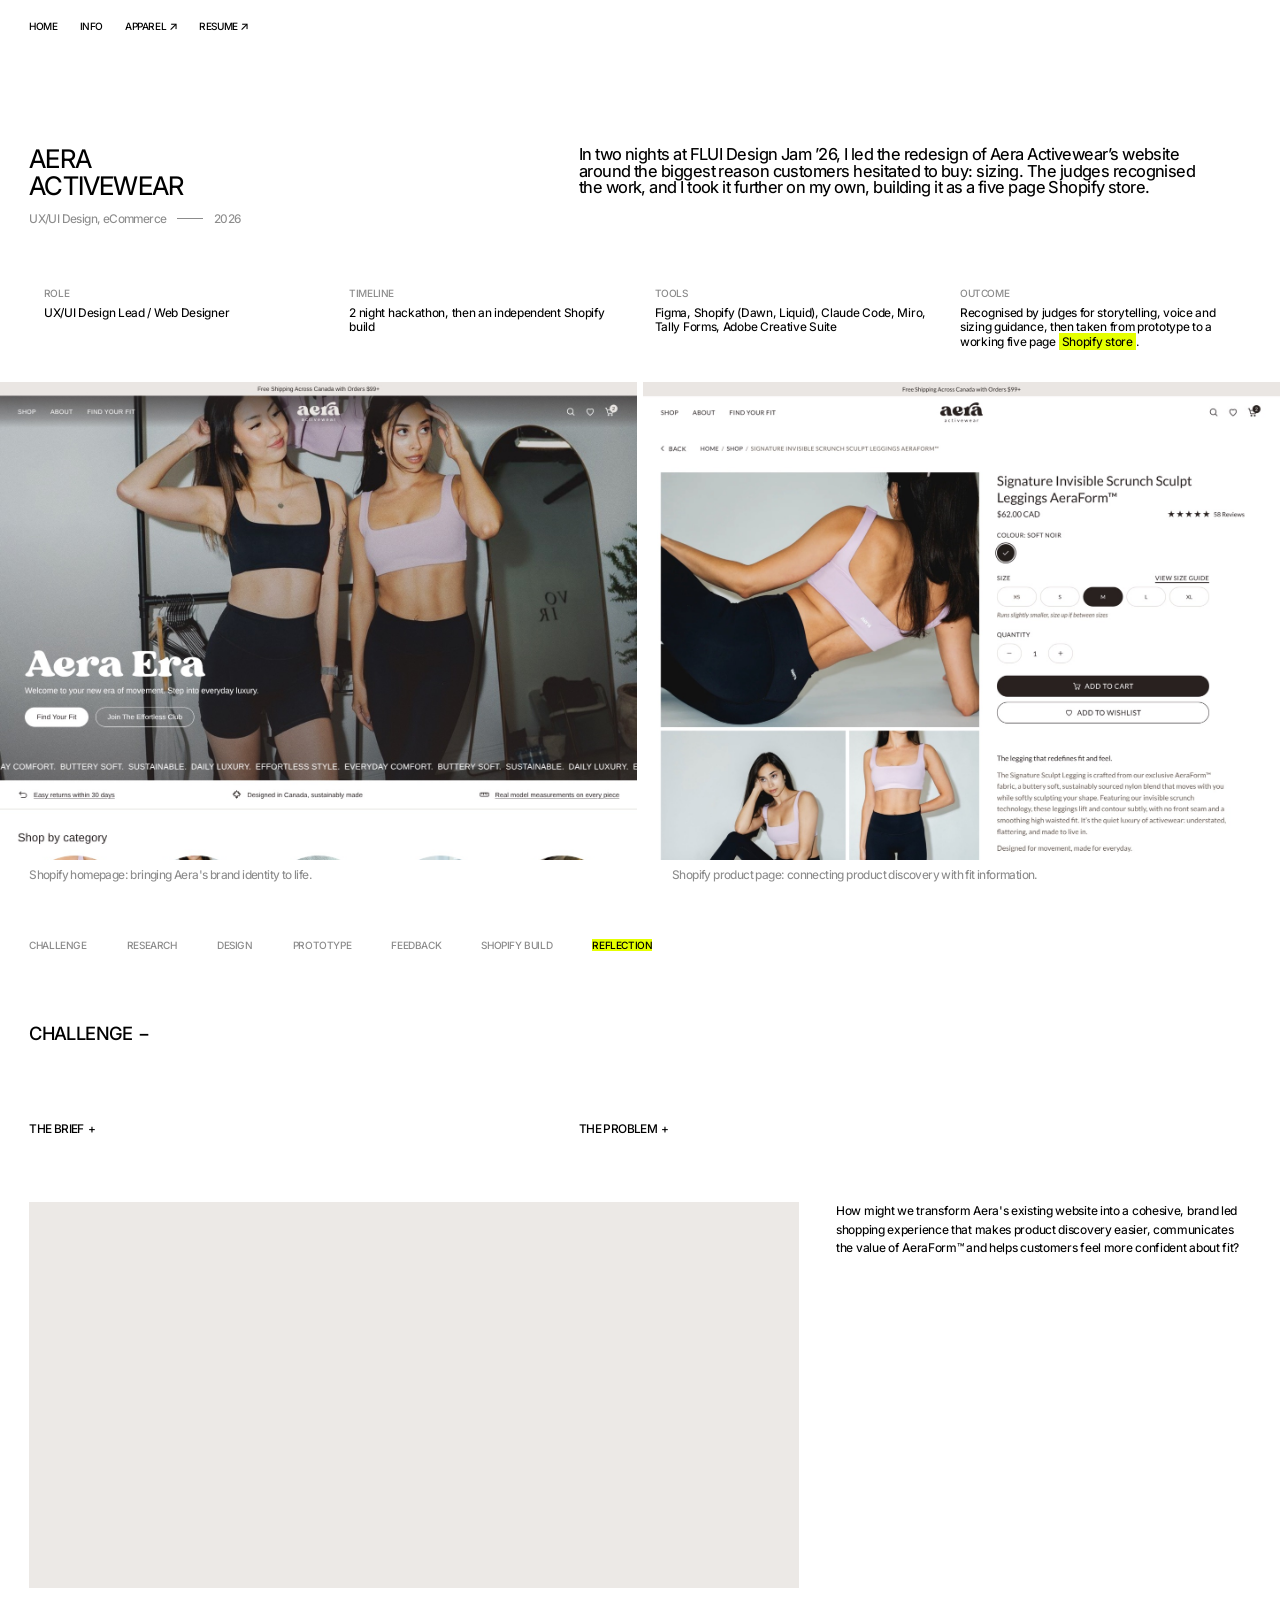
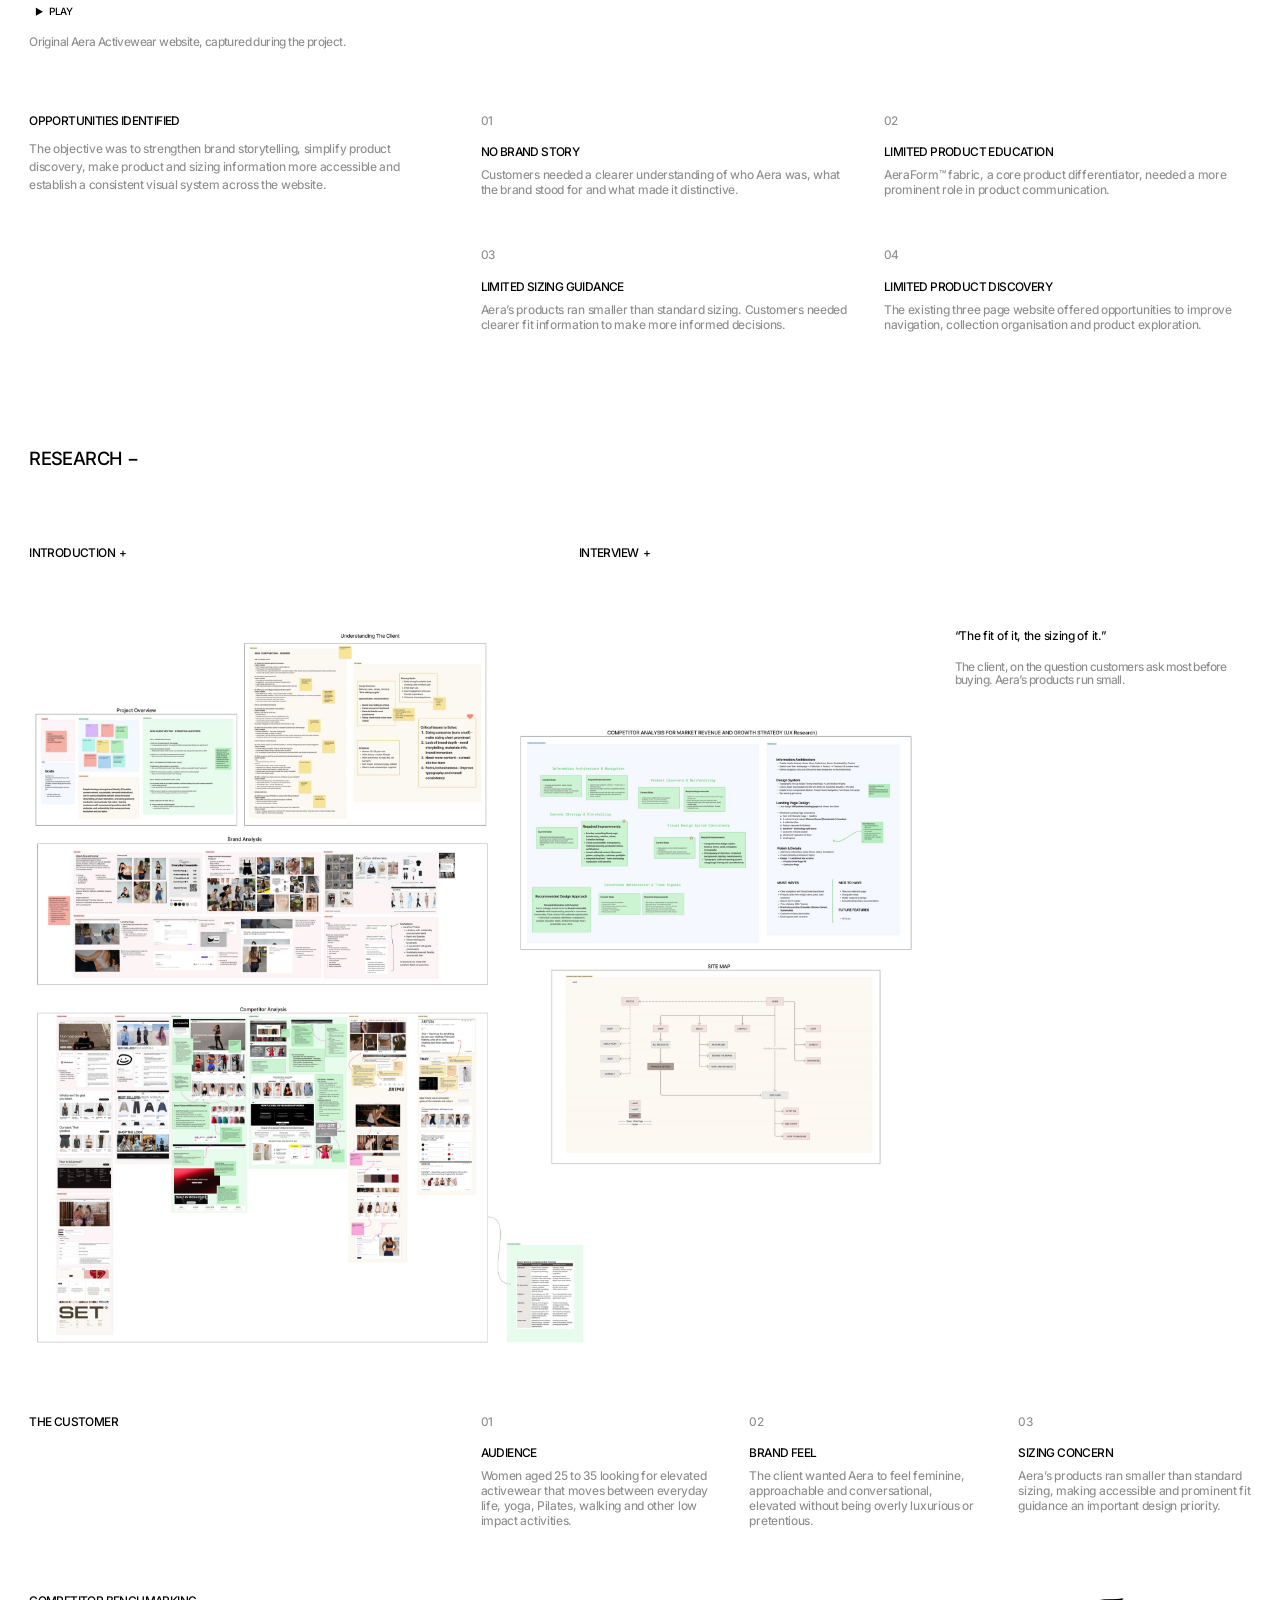
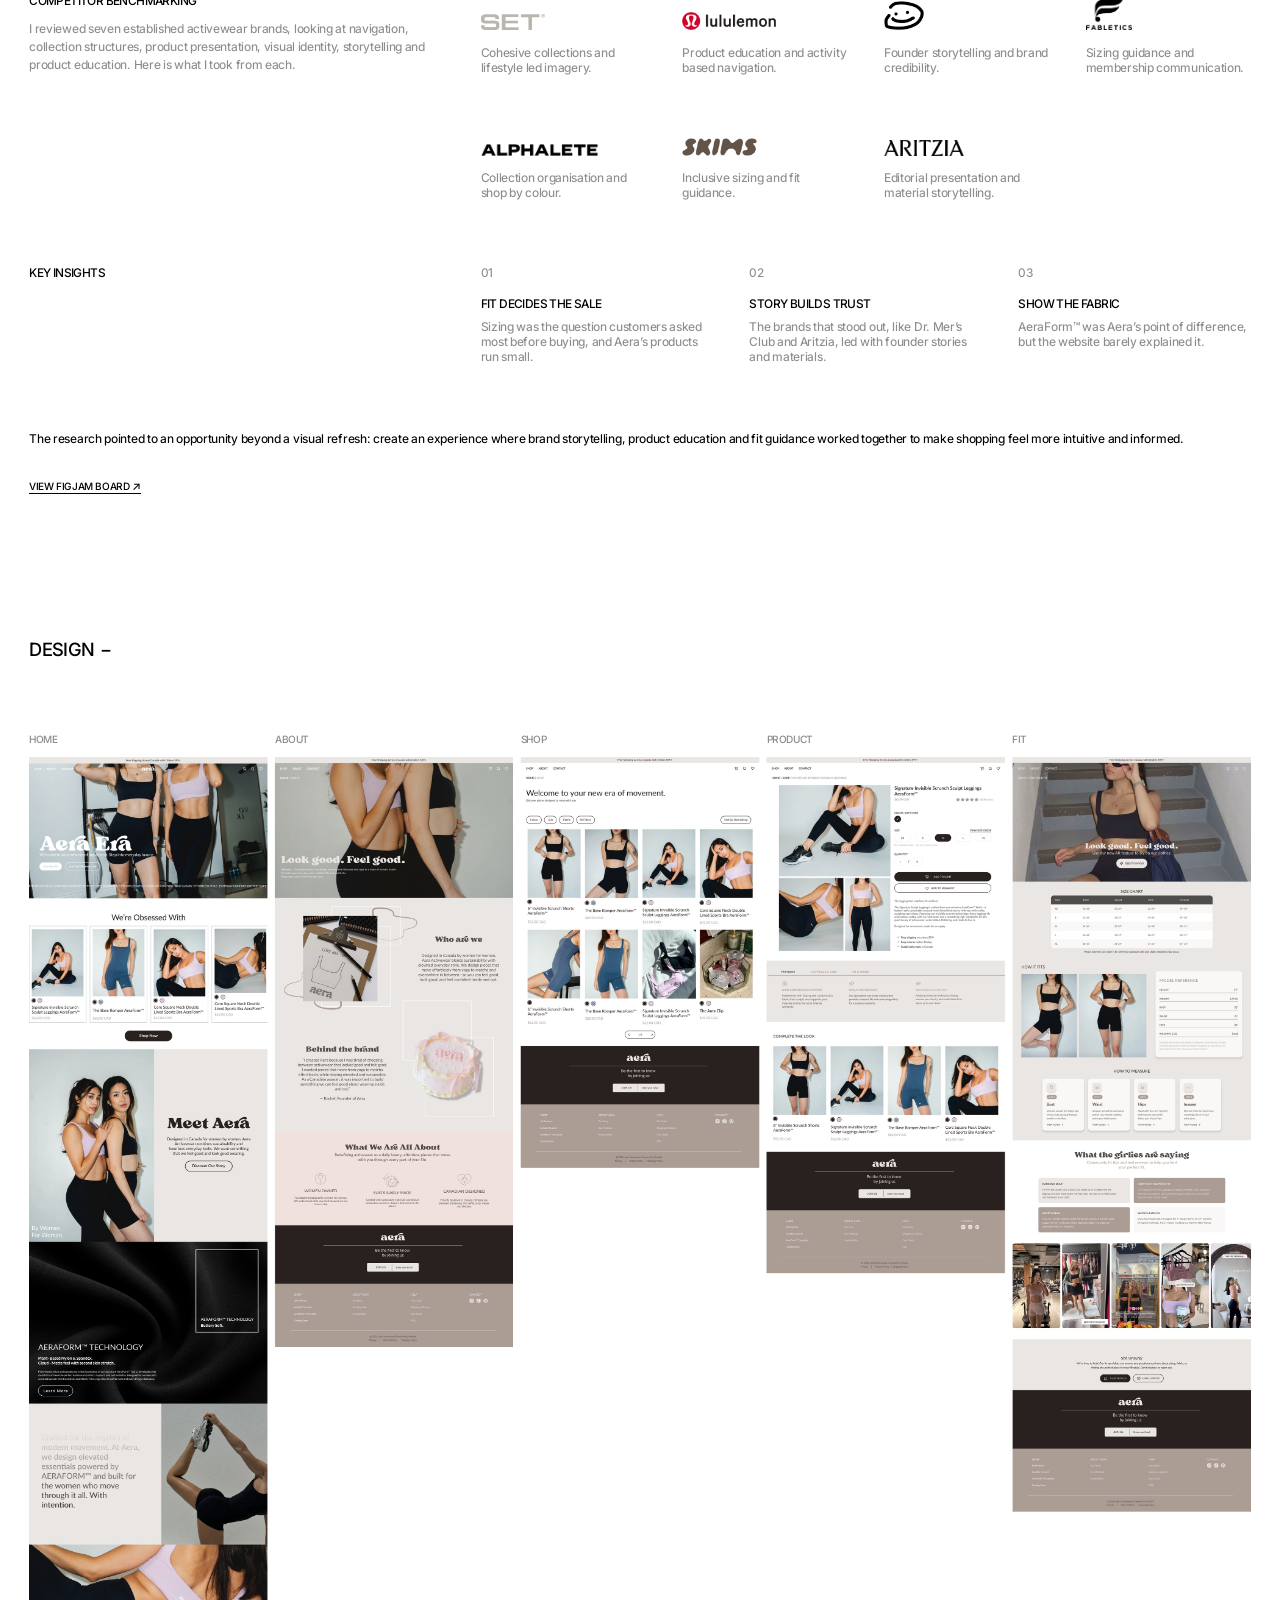
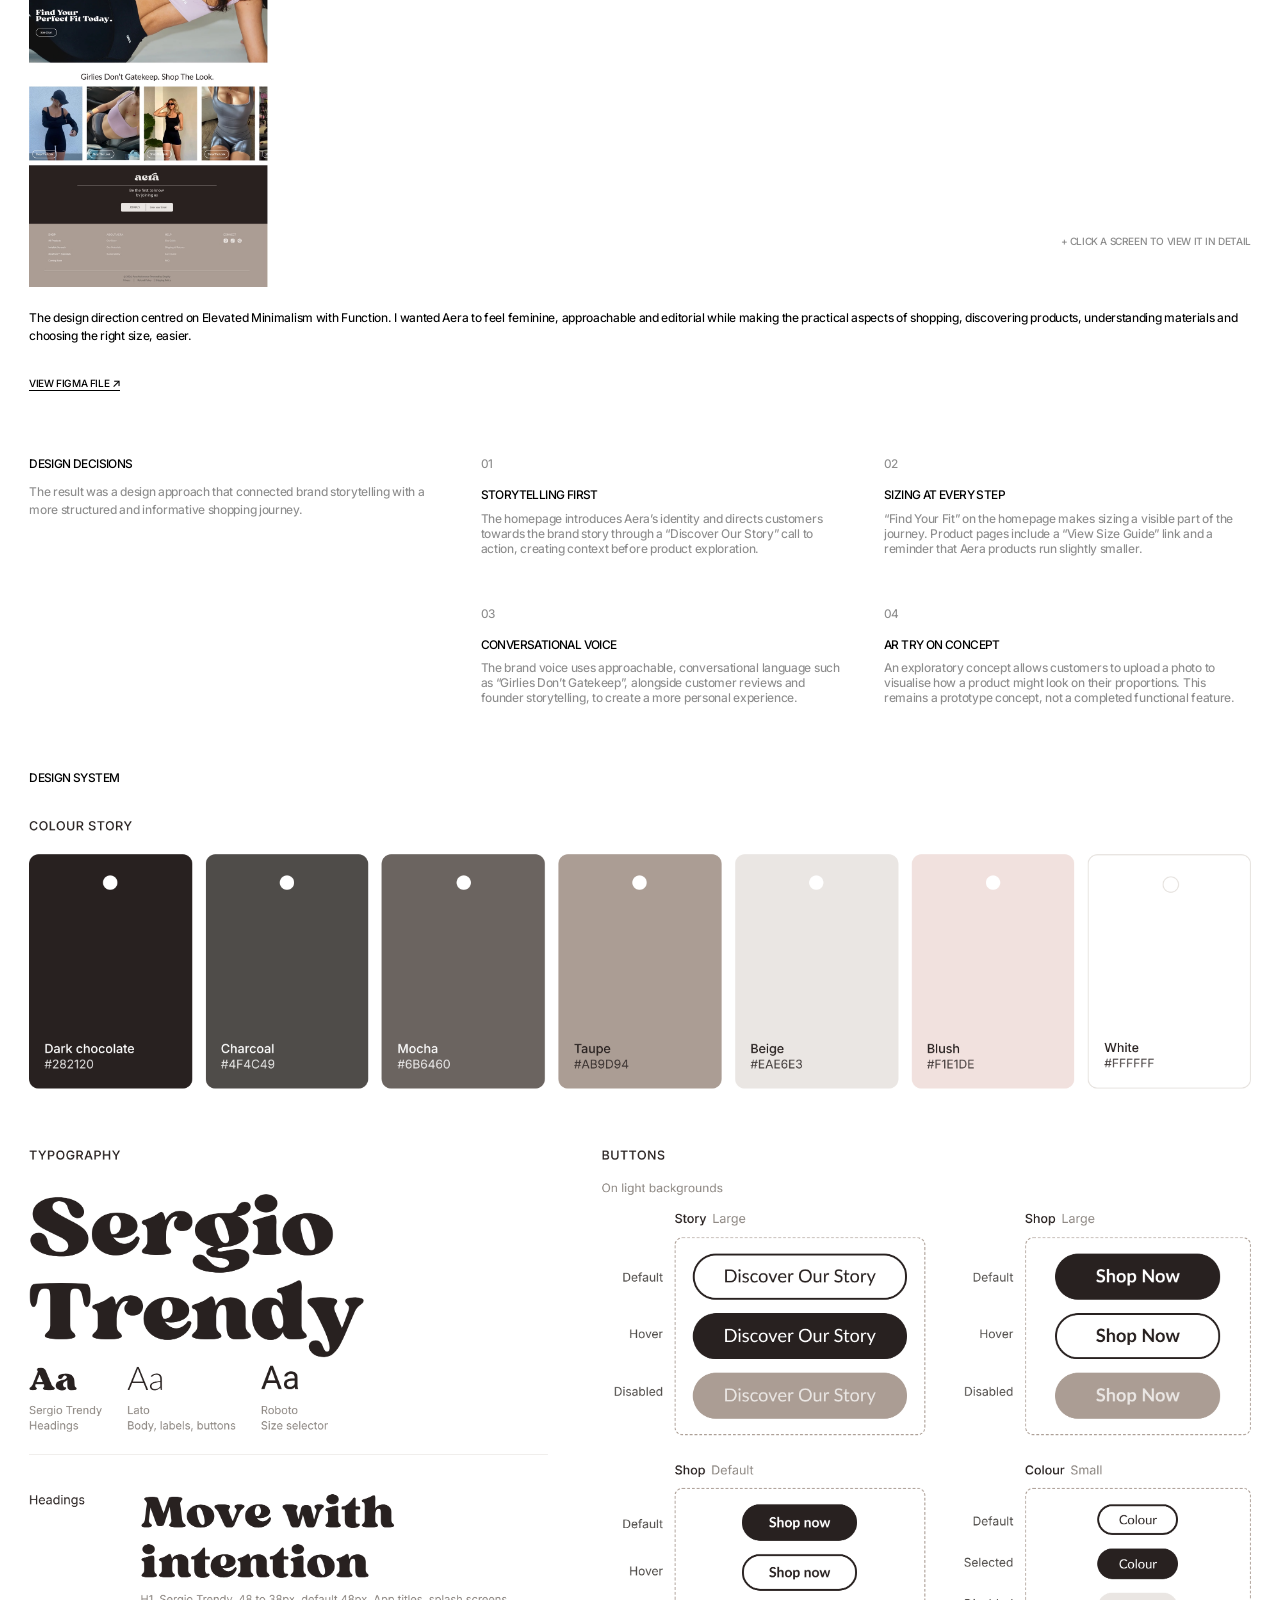
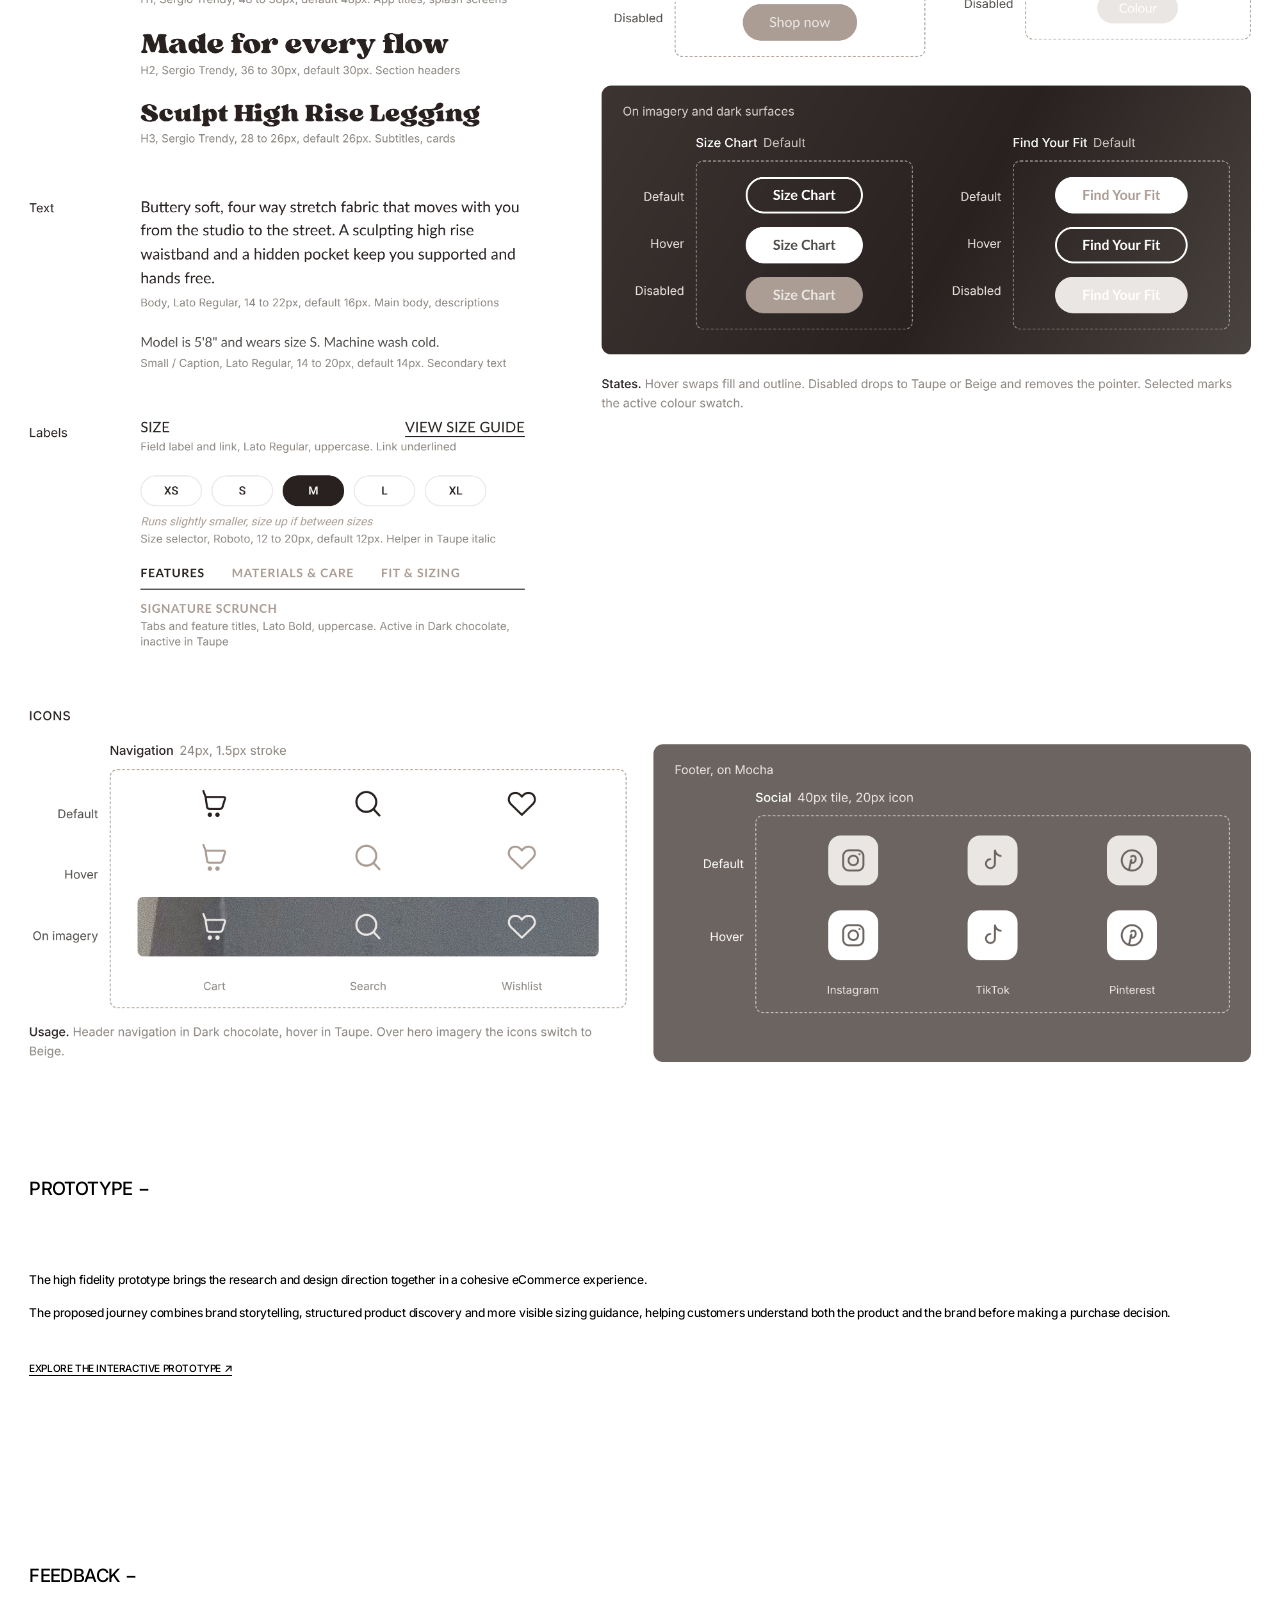
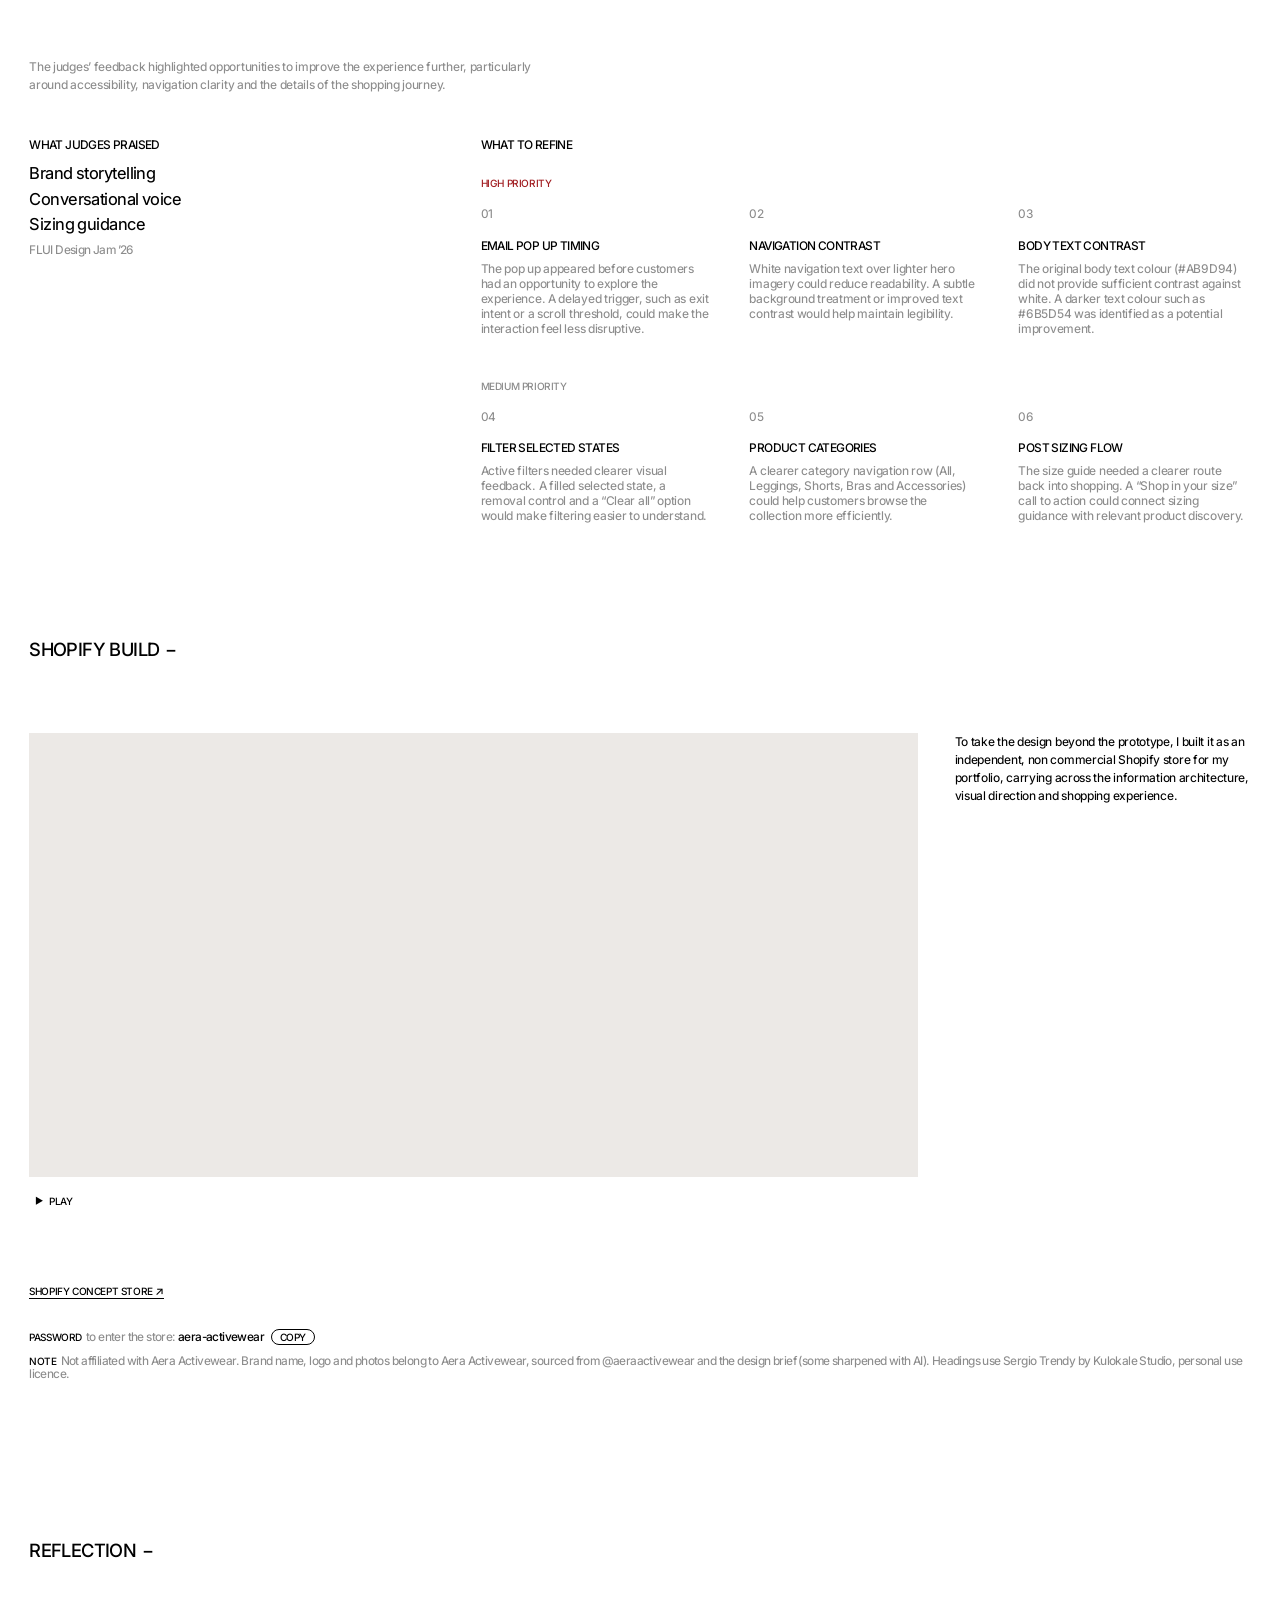
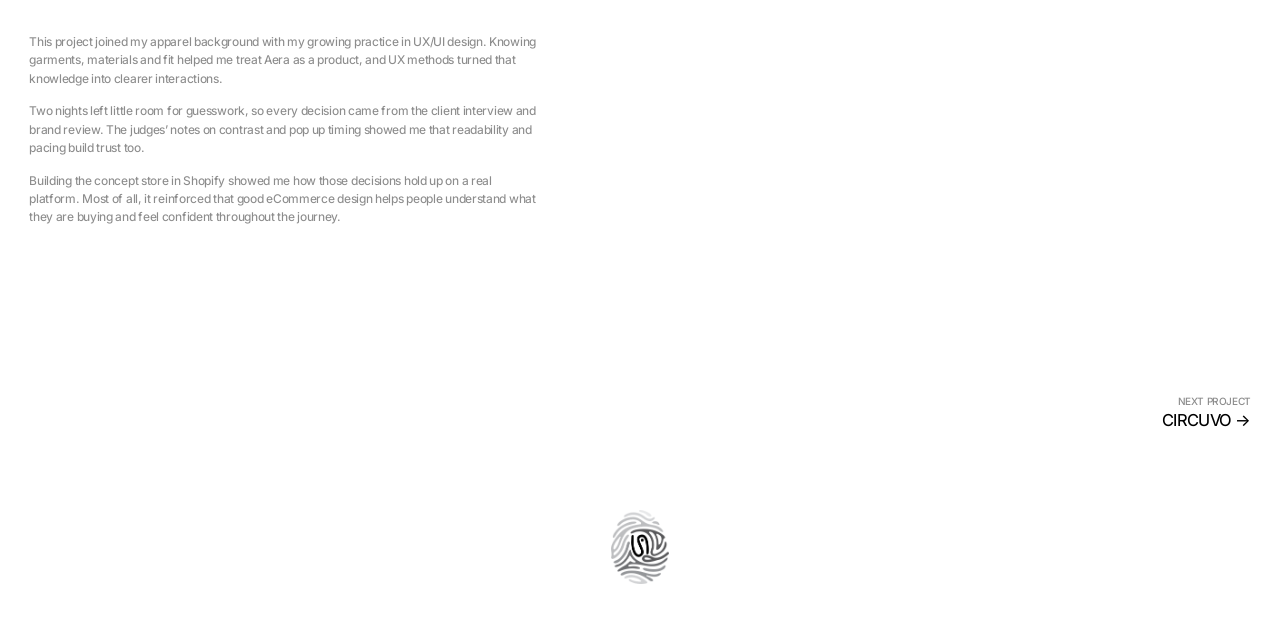
<file: aera.html>
<!DOCTYPE html>
<html lang="en">
<head>
<meta charset="UTF-8">
<meta name="viewport" content="width=device-width, initial-scale=1.0">
<title>Aera Activewear, Shrin Roymoulik</title>
<meta name="description" content="A two night redesign of Aera Activewear&#8217;s website at FLUI Design Jam &#8217;26, recognised by judges for brand storytelling, conversational voice and size guide depth.">
<!-- Link preview when the page is shared: images/share/preview.jpg, 1200 by 630 -->
<meta property="og:type" content="website">
<meta property="og:site_name" content="Shrin Roymoulik">
<meta property="og:url" content="https://shrinroym.com/aera.html">
<meta property="og:title" content="Aera Activewear, Shrin Roymoulik">
<meta property="og:description" content="A two night redesign of Aera Activewear&#8217;s website at FLUI Design Jam &#8217;26, recognised by judges for brand storytelling, conversational voice and size guide depth.">
<meta property="og:image" content="https://shrinroym.com/images/share/preview.jpg">
<meta property="og:image:width" content="1200">
<meta property="og:image:height" content="630">
<meta property="og:image:alt" content="Shrin Roymoulik's fingerprint logo">
<meta name="twitter:card" content="summary_large_image">
<link rel="icon" type="image/png" sizes="32x32" href="images/favicon-32.png?v=3">
<link rel="icon" type="image/png" sizes="192x192" href="images/favicon-192.png?v=3">
<link rel="apple-touch-icon" href="images/apple-touch-icon.png?v=2">
<link href="https://fonts.googleapis.com/css2?family=Inter:wght@300..600&display=swap" rel="stylesheet">
<link rel="stylesheet" href="styles.css?v=46">
<style>
/* Aera only: opportunity card colours and the clickable PRODUCT tabs in the overlay */
/* The neon "Shopify store" in Outcome jumps to Shopify Build, where the store link, password and Copy button are */
.hi-link { color: inherit; text-decoration: none; }
#store { scroll-margin-top: max(40px, calc(56 * var(--s))); }
.hi-link:hover, .hi-link:focus-visible { text-decoration: underline; text-underline-offset: 2px; outline: none; }
.opp.c1 { background: #AB9D94; }
.opp.c2 { background: #EAE6E3; }
.opp.c3 { background: #F1E1DE; }
.opp.c4 { background: #FFFFFF; border-color: #EAE6E3; }

/* Product overlay: the tabs inside the product page itself are clickable */
.lb-page { position: relative; }
.lb-live { position: absolute; left: 0; width: 100%; top: 39.4625%; height: 11.85%; }
.lb-live[hidden] { display: none; }
.lb-live img { position: absolute; inset: 0; width: 100%; height: 100%; opacity: 0; transition: opacity .35s ease; pointer-events: none; }
.lb-live img.on { opacity: 1; }
.lb-live .tap { position: absolute; top: 8%; height: 20%; background: transparent; border: 0; padding: 0; cursor: pointer; border-radius: 2px; transition: box-shadow .15s; }
.lb-live .tap:hover, .lb-live .tap:focus-visible { box-shadow: 0 2px 0 0 var(--neon); outline: none; }
.lb-live.hinting .tap:not(.cur) { animation: tapHint 1.4s ease-in-out 2; }
@keyframes tapHint { 50% { box-shadow: 0 2px 0 0 var(--neon); } }
.lb-trytabs { margin-top: max(20px, calc(28 * var(--s))); }
@media (prefers-reduced-motion: reduce) { .lb-live img { transition: none; } .lb-live.hinting .tap { animation: none; } }
</style>
</head>
<body id="top">

<!-- TOP BAR -->
<header class="top-bar">
  <nav class="top-bar-left">
    <a href="index.html">Home</a>
    <a href="index.html#info">Info</a>
    <a class="ext" href="https://shrin-roym.com/" target="_blank" rel="noopener" aria-label="Apparel (opens in a new tab)">Apparel</a>
    <a class="ext" href="https://drive.google.com/file/d/1lygn7vUDFMzx4JG56A4LxJSln4eozi_1/view?usp=sharing" target="_blank" rel="noopener" aria-label="Resume (opens in a new tab)">Resume</a>
  </nav>
</header>

<div class="page">

  <!-- HERO -->
  <div class="hero">
    <div class="hero-left">
      <h1 class="hero-title">Aera<br>Activewear</h1>
      <div class="hero-sub">
        UX/UI Design, eCommerce <span class="ld"></span> 2026
      </div>
    </div>
    <div class="hero-right">
      <p class="hero-summary">
        In two nights at <a class="summary-link" href="https://www.linkedin.com/company/fluidesignjam/posts/" target="_blank" rel="noopener">FLUI Design Jam ’26</a>, I led the redesign of Aera Activewear’s website around the biggest reason customers hesitated to buy: sizing. The judges recognised the work, and I took it further on my own, building it as a five page Shopify store.
      </p>
    </div>
  </div>

  <!-- FACTS ROW -->
  <div class="facts">
    <div class="fact">
      <div class="fact-label">Role</div>
      <div class="fact-value">UX/UI Design Lead / Web Designer</div>
    </div>
    <div class="fact">
      <div class="fact-label">Timeline</div>
      <div class="fact-value">2 night hackathon, then an independent Shopify build</div>
    </div>
    <div class="fact">
      <div class="fact-label">Tools</div>
      <div class="fact-value">Figma, Shopify (Dawn, Liquid), Claude Code, Miro, Tally Forms, Adobe Creative Suite</div>
    </div>
    <div class="fact">
      <div class="fact-label">Outcome</div>
      <div class="fact-value"><span class="o-long">Recognised by judges for storytelling, voice and sizing guidance, then taken from prototype to a working five page <a class="hi hi-link" href="#store">Shopify store</a>.</span><span class="o-short">Recognised by judges, then built into a working five page <a class="hi hi-link" href="#store">Shopify store</a>.</span></div>
    </div>
  </div>

  <!-- HERO MEDIA: prototype walkthrough video, then two screenshots.
       To fill: replace a .media.is-empty div's contents with
       <video controls playsinline preload="metadata" src="images/case-studies/aera/aera-hero-video.mp4"></video>
       or <img src="images/case-studies/aera/aera-hero-01.jpg" alt="..."> and remove "is-empty". -->
  <div class="hero-media">
    <div class="pair">
      <figure>
        <div class="media r-shot scroll-shot" tabindex="0" aria-label="Aera homepage, full page: scroll inside to see it all"><img src="images/case-studies/aera/aera-hero-01.jpg" alt="Full page of the redesigned Aera Activewear homepage" loading="lazy"></div>
        <figcaption class="cap pad-x">Shopify homepage: bringing Aera's brand identity to life.</figcaption>
      </figure>
      <figure>
        <div class="media r-shot scroll-shot" tabindex="0" aria-label="Aera product page, full page: scroll inside to see it all"><img src="images/case-studies/aera/aera-hero-02.jpg" alt="Full page of the redesigned Aera Activewear product page for the Signature Invisible Scrunch Sculpt Leggings" loading="lazy"></div>
        <figcaption class="cap pad-x">Shopify product page: connecting product discovery with fit information.</figcaption>
      </figure>
    </div>
  </div>

  <!-- SECTION NAV — flush below images -->
  <nav class="section-nav">
    <a href="#challenge">Challenge</a>
    <a href="#research">Research</a>
    <a href="#design">Design</a>
    <a href="#prototype">Prototype</a>
    <a href="#feedback">Feedback</a>
    <a href="#build">Shopify Build</a>
    <a href="#reflection">Reflection</a>
  </nav>

  <!-- CHALLENGE -->
  <div class="section" id="challenge">
    <div class="block-label"><button type="button" class="sec-toggle" aria-expanded="true" aria-controls="challenge-body">Challenge</button></div>
    <div class="sec-body" id="challenge-body">

    <div class="duo">
      <details class="xp">
        <summary><h2 class="sub-head">The brief</h2></summary>
        <div class="xp-body">
          <p class="block-text">Aera Activewear wanted to create a more cohesive online presence through a redesigned landing page, improved website navigation and a consistent visual system across its digital experience.</p>
          <p class="block-text">At this stage, the priority was to strengthen brand awareness, encourage email sign ups and improve website engagement rather than focus solely on immediate sales.</p>
        </div>
      </details>
      <details class="xp">
        <summary><h2 class="sub-head">The problem</h2></summary>
        <div class="xp-body">
          <p class="block-text">The original three page website provided a starting point, but there was an opportunity to make the experience work harder for customers arriving primarily through Instagram and TikTok.</p>
          <p class="block-text">Product discovery was limited, brand storytelling lacked depth, and essential product information, particularly around AeraForm™ fabric and sizing, needed greater visibility.</p>
          <p class="block-text">For customers unfamiliar with the brand, this left important questions unanswered before making a purchase decision.</p>
        </div>
      </details>
    </div>

    <div class="split">
      <figure>
        <div class="media r-video hero-vid vid-out" data-autoplay="off"><video muted playsinline preload="metadata" src="images/case-studies/aera/aera-original-site.mp4#t=0.1" aria-label="Screen recording of the original Aera Activewear website"></video><button type="button" class="vid-toggle">Play</button></div>
        <figcaption class="cap">Original Aera Activewear website, captured during the project.</figcaption>
      </figure>
      <div class="split-text">
        <p class="block-text" style="color: var(--ink);">How might we transform Aera's existing website into a cohesive, brand led shopping experience that makes product discovery easier, communicates the value of AeraForm™ and helps customers feel more confident about fit?</p>
      </div>
    </div>

    <!-- Opportunities: text left, findings right at the same width as the video above -->
    <div class="mirror">
      <div class="mirror-text">
        <h2 class="sub-head">Opportunities identified</h2>
        <p class="block-text" style="margin-bottom:0;">The objective was to strengthen brand storytelling, simplify product discovery, make product and sizing information more accessible and establish a consistent visual system across the website.</p>
      </div>
      <div class="finds">
        <div class="find">
          <div class="find-n">01</div>
          <h3 class="find-t">No brand story</h3>
          <p class="find-p">Customers needed a clearer understanding of who Aera was, what the brand stood for and what made it distinctive.</p>
        </div>
        <div class="find">
          <div class="find-n">02</div>
          <h3 class="find-t">Limited product education</h3>
          <p class="find-p">AeraForm™ fabric, a core product differentiator, needed a more prominent role in product communication.</p>
        </div>
        <div class="find">
          <div class="find-n">03</div>
          <h3 class="find-t">Limited sizing guidance</h3>
          <p class="find-p">Aera’s products ran smaller than standard sizing. Customers needed clearer fit information to make more informed decisions.</p>
        </div>
        <div class="find">
          <div class="find-n">04</div>
          <h3 class="find-t">Limited product discovery</h3>
          <p class="find-p">The existing three page website offered opportunities to improve navigation, collection organisation and product exploration.</p>
        </div>
      </div>
    </div>
    </div>
  </div>

  <!-- RESEARCH -->
  <div class="section" id="research">
    <div class="block-label"><button type="button" class="sec-toggle" aria-expanded="true" aria-controls="research-body">Research</button></div>
    <div class="sec-body" id="research-body">

    <!-- Same flow as Challenge: two columns, then media left with a statement right -->
    <div class="duo">
      <details class="xp">
        <summary><h2 class="sub-head">Introduction</h2></summary>
        <div class="xp-body">
          <p class="block-text">I began by understanding the brand, its intended audience and the existing digital experience.</p>
          <p class="block-text">I then reviewed seven activewear brands to identify useful approaches to product discovery, product education, brand storytelling and eCommerce presentation.</p>
        </div>
      </details>
      <details class="xp">
        <summary><h2 class="sub-head">Interview</h2></summary>
        <div class="xp-body">
          <p class="block-text">A nine question client interview helped clarify the business priorities, customer profile and areas where the website needed to evolve.</p>
        </div>
      </details>
    </div>

    <!-- FigJam board: replace the empty .media with <img src="images/case-studies/aera/aera-research-01.jpg" alt="..."> or a <video controls playsinline preload="metadata"> -->
    <div class="split r75">
      <figure>
        <button type="button" class="board-open" data-large="images/case-studies/aera/aera-research-01-large.jpg" aria-label="Enlarge the FigJam board"><div class="media" data-file="aera-research-01.jpg" style="background:#fff;"><img src="images/case-studies/aera/aera-research-01.jpg" alt="Aera Activewear FigJam research board: project overview, client interview, brand analysis, competitor analysis, UX research and site map" loading="lazy"></div></button>
      </figure>
      <div class="split-text">
        <blockquote class="client-quote"><p class="block-text" style="color: var(--ink);">“The fit of it, the sizing of it.”</p><p class="quote-src">The client, on the question customers ask most before buying. Aera’s products run small.</p></blockquote>
      </div>
    </div>

    <!-- The customer: same layout as Research findings -->
    <div class="mirror" style="margin-bottom: max(48px, calc(72 * var(--s)));">
      <div class="mirror-text">
        <h2 class="sub-head">The customer</h2>
      </div>
      <div class="finds row3">
        <div class="find">
          <div class="find-n">01</div>
          <h3 class="find-t">Audience</h3>
          <p class="find-p">Women aged 25 to 35 looking for elevated activewear that moves between everyday life, yoga, Pilates, walking and other low impact activities.</p>
        </div>
        <div class="find">
          <div class="find-n">02</div>
          <h3 class="find-t">Brand feel</h3>
          <p class="find-p">The client wanted Aera to feel feminine, approachable and conversational, elevated without being overly luxurious or pretentious.</p>
        </div>
        <div class="find">
          <div class="find-n">03</div>
          <h3 class="find-t">Sizing concern</h3>
          <p class="find-p">Aera’s products ran smaller than standard sizing, making accessible and prominent fit guidance an important design priority.</p>
        </div>
      </div>
    </div>

    <!-- Competitor benchmarking: same layout as Research findings, logos in place of numbers -->
    <div class="mirror" style="margin-bottom: max(48px, calc(72 * var(--s)));">
      <div class="mirror-text">
        <h2 class="sub-head">Competitor benchmarking</h2>
        <p class="block-text" style="margin-bottom:0;">I reviewed seven established activewear brands, looking at navigation, collection structures, product presentation, visual identity, storytelling and product education. Here is what I took from each.</p>
      </div>
      <div class="finds brand-grid">
        <div class="find brand-card">
          <div class="brand-logo"><img src="images/case-studies/aera/logos/logo-set-active.png" alt="Set Active" style="--lh:14" loading="lazy"></div>
          <p class="find-p">Cohesive collections and lifestyle led imagery.</p>
        </div>
        <div class="find brand-card">
          <div class="brand-logo"><img src="images/case-studies/aera/logos/logo-lululemon.png" alt="lululemon" style="--lh:16" loading="lazy"></div>
          <p class="find-p">Product education and activity based navigation.</p>
        </div>
        <div class="find brand-card">
          <div class="brand-logo"><img src="images/case-studies/aera/logos/logo-dr-mers-club.png" alt="Dr. Mer’s Club" style="--lh:26" loading="lazy"></div>
          <p class="find-p">Founder storytelling and brand credibility.</p>
        </div>
        <div class="find brand-card">
          <div class="brand-logo"><img src="images/case-studies/aera/logos/logo-fabletics.png" alt="Fabletics" style="--lh:28" loading="lazy"></div>
          <p class="find-p">Sizing guidance and membership communication.</p>
        </div>
        <div class="find brand-card">
          <div class="brand-logo"><img src="images/case-studies/aera/logos/logo-alphalete.png" alt="Alphalete" style="--lh:10" loading="lazy"></div>
          <p class="find-p">Collection organisation and shop by colour.</p>
        </div>
        <div class="find brand-card">
          <div class="brand-logo"><img src="images/case-studies/aera/logos/logo-skims.png" alt="SKIMS" style="--lh:15" loading="lazy"></div>
          <p class="find-p">Inclusive sizing and fit guidance.</p>
        </div>
        <div class="find brand-card">
          <div class="brand-logo"><img src="images/case-studies/aera/logos/logo-aritzia-tna.png" alt="Aritzia TNA" style="--lh:14" loading="lazy"></div>
          <p class="find-p">Editorial presentation and material storytelling.</p>
        </div>
      </div>
    </div>

    <!-- Key insights: what the interview and competitor review showed -->
    <div class="mirror" style="margin-bottom: max(48px, calc(72 * var(--s)));">
      <div class="mirror-text">
        <h2 class="sub-head">Key insights</h2>
      </div>
      <div class="finds row3">
        <div class="find">
          <div class="find-n">01</div>
          <h3 class="find-t">Fit decides the sale</h3>
          <p class="find-p">Sizing was the question customers asked most before buying, and Aera’s products run small.</p>
        </div>
        <div class="find">
          <div class="find-n">02</div>
          <h3 class="find-t">Story builds trust</h3>
          <p class="find-p">The brands that stood out, like Dr. Mer’s Club and Aritzia, led with founder stories and materials.</p>
        </div>
        <div class="find">
          <div class="find-n">03</div>
          <h3 class="find-t">Show the fabric</h3>
          <p class="find-p">AeraForm™ was Aera’s point of difference, but the website barely explained it.</p>
        </div>
      </div>
    </div>

    <p class="block-text opp-line">The research pointed to an opportunity beyond a visual refresh: create an experience where brand storytelling, product education and fit guidance worked together to make shopping feel more intuitive and informed.</p>
    <a href="https://www.figma.com/board/oI2orilzMT7AcC4Ww6ISpZ/Aera-Activewear-Figjam-Board?node-id=0-1&amp;t=88H0syeAzO8bewAA-1" target="_blank" rel="noopener" class="proto-link">View FigJam board <span class="arw">↗</span></a>
    </div>
  </div>

  <!-- DESIGN -->
  <div class="section" id="design">
    <div class="block-label"><button type="button" class="sec-toggle" aria-expanded="true" aria-controls="design-body">Design</button></div>
    <div class="sec-body" id="design-body">
    <!-- Screens first, full width. Local file: images/case-studies/aera/aera-design-screens.jpg (full 4008 width, JPEG 95 from the PNG, lazy) -->
    <div class="screen-names"><button type="button" class="sn" data-i="0">Home</button><button type="button" class="sn" data-i="1">About</button><button type="button" class="sn" data-i="2">Shop</button><button type="button" class="sn" data-i="3">Product</button><button type="button" class="sn" data-i="4">Fit</button></div>
    <figure class="screens">
      <p class="screen-hint screen-cta"><span>+ Click a screen to view it in detail</span></p>
      <div class="hits"><button type="button" class="hit" data-i="0" aria-label="View Home screen"></button><button type="button" class="hit" data-i="1" aria-label="View About screen"></button><button type="button" class="hit" data-i="2" aria-label="View Shop screen"></button><button type="button" class="hit" data-i="3" aria-label="View Product screen"></button><button type="button" class="hit" data-i="4" aria-label="View Fit screen"></button></div>
      <div class="media" style="background:#fff;"><img src="images/case-studies/aera/aera-design-screens.jpg" width="4008" height="3707" loading="lazy" decoding="async" alt="Aera Activewear screens: Home, About, Shop, Product and Fit"></div>
    </figure>
        <p class="block-text design-dir">The design direction centred on Elevated Minimalism with Function. I wanted Aera to feel feminine, approachable and editorial while making the practical aspects of shopping, discovering products, understanding materials and choosing the right size, easier.</p>
        <a href="https://www.figma.com/design/Fan7HLYoKMlcg9s6EZX3kV/Area-Activewear---Team-23?node-id=0-1&amp;t=FsRvM7lLDmJ13nCw-1" target="_blank" rel="noopener" class="proto-link design-link">View Figma file <span class="arw">↗</span></a>

    <!-- Design decisions: same layout as Opportunities identified -->
    <div class="mirror" style="margin-bottom: max(48px, calc(72 * var(--s)));">
      <div class="mirror-text">
        <h2 class="sub-head">Design decisions</h2>
        <p class="block-text" style="margin-bottom:0;">The result was a design approach that connected brand storytelling with a more structured and informative shopping journey.</p>
      </div>
      <div class="finds">
        <div class="find">
          <div class="find-n">01</div>
          <h3 class="find-t">Storytelling first</h3>
          <p class="find-p">The homepage introduces Aera’s identity and directs customers towards the brand story through a “Discover Our Story” call to action, creating context before product exploration.</p>
        </div>
        <div class="find">
          <div class="find-n">02</div>
          <h3 class="find-t">Sizing at every step</h3>
          <p class="find-p">“Find Your Fit” on the homepage makes sizing a visible part of the journey. Product pages include a “View Size Guide” link and a reminder that Aera products run slightly smaller.</p>
        </div>
        <div class="find">
          <div class="find-n">03</div>
          <h3 class="find-t">Conversational voice</h3>
          <p class="find-p">The brand voice uses approachable, conversational language such as “Girlies Don’t Gatekeep”, alongside customer reviews and founder storytelling, to create a more personal experience.</p>
        </div>
        <div class="find">
          <div class="find-n">04</div>
          <h3 class="find-t">AR try on concept</h3>
          <p class="find-p">An exploratory concept allows customers to upload a photo to visualise how a product might look on their proportions. This remains a prototype concept, not a completed functional feature.</p>
        </div>
      </div>
    </div>

    <!-- Design system closes the section. Local file: images/case-studies/aera/aera-design-system.jpg (3816px, lossless PNG kept: a JPEG saved almost nothing; lazy) -->
    <h2 class="sub-head" style="margin-bottom: max(24px, calc(40 * var(--s)));">Design system</h2>
    <figure>
      <div class="media"><img src="images/case-studies/aera/aera-design-system.png" width="3816" height="5753" loading="lazy" decoding="async" alt="Aera Activewear design system: colour story, typography, buttons and icons"></div>
    </figure>
    </div>
  </div>

  <!-- PROTOTYPE -->
  <div class="section" id="prototype">
    <div class="block-label"><button type="button" class="sec-toggle" aria-expanded="true" aria-controls="prototype-body">Prototype</button></div>
    <div class="sec-body" id="prototype-body">
    <div class="block">
      <p class="block-text">The high fidelity prototype brings the research and design direction together in a cohesive eCommerce experience.</p>
      <p class="block-text">The proposed journey combines brand storytelling, structured product discovery and more visible sizing guidance, helping customers understand both the product and the brand before making a purchase decision.</p>
      <a href="https://www.figma.com/proto/CCypfNDXADZWRdNDS4ooR2/Aera-Activewear-Personal?node-id=3-532&amp;p=f&amp;viewport=186%2C346%2C0.05&amp;t=cQbQDIGWsJH9yBkL-1&amp;scaling=min-zoom&amp;content-scaling=fixed&amp;starting-point-node-id=3%3A532&amp;page-id=0%3A1" target="_blank" rel="noopener" class="proto-link">Explore the interactive prototype <span class="arw">↗</span></a>
    </div>

    </div>
  </div>

  <!-- FEEDBACK -->
  <div class="section" id="feedback">
    <div class="block-label"><button type="button" class="sec-toggle" aria-expanded="true" aria-controls="feedback-body">Feedback</button></div>
    <div class="sec-body" id="feedback-body">
    <div class="block">
      <p class="block-text">The judges’ feedback highlighted opportunities to improve the experience further, particularly around accessibility, navigation clarity and the details of the shopping journey.</p>
    </div>
    <!-- Feedback: praise left, refinements by priority right -->
    <div class="mirror">
      <div class="mirror-text">
        <h2 class="sub-head">What judges praised</h2>
        <p class="praise">Brand storytelling</p>
        <p class="praise">Conversational voice</p>
        <p class="praise">Sizing guidance</p>
        <p class="screen-hint">FLUI Design Jam ’26</p>
      </div>
      <div>
        <h2 class="sub-head" style="margin-bottom: max(20px, calc(28 * var(--s)));">What to refine</h2>
      <div class="fb-group">
        <div class="pri h">High priority</div>
        <div class="fb-items">
          <div class="find"><div class="find-n">01</div><h3 class="find-t">Email pop up timing</h3><p class="find-p">The pop up appeared before customers had an opportunity to explore the experience. A delayed trigger, such as exit intent or a scroll threshold, could make the interaction feel less disruptive.</p></div>
          <div class="find"><div class="find-n">02</div><h3 class="find-t">Navigation contrast</h3><p class="find-p">White navigation text over lighter hero imagery could reduce readability. A subtle background treatment or improved text contrast would help maintain legibility.</p></div>
          <div class="find"><div class="find-n">03</div><h3 class="find-t">Body text contrast</h3><p class="find-p">The original body text colour (#AB9D94) did not provide sufficient contrast against white. A darker text colour such as #6B5D54 was identified as a potential improvement.</p></div>
        </div>
      </div>
      <div class="fb-group">
        <div class="pri m">Medium priority</div>
        <div class="fb-items">
          <div class="find"><div class="find-n">04</div><h3 class="find-t">Filter selected states</h3><p class="find-p">Active filters needed clearer visual feedback. A filled selected state, a removal control and a “Clear all” option would make filtering easier to understand.</p></div>
          <div class="find"><div class="find-n">05</div><h3 class="find-t">Product categories</h3><p class="find-p">A clearer category navigation row (All, Leggings, Shorts, Bras and Accessories) could help customers browse the collection more efficiently.</p></div>
          <div class="find"><div class="find-n">06</div><h3 class="find-t">Post sizing flow</h3><p class="find-p">The size guide needed a clearer route back into shopping. A “Shop in your size” call to action could connect sizing guidance with relevant product discovery.</p></div>
        </div>
      </div>
      </div>
    </div>
    </div>
  </div>

  <!-- SHOPIFY BUILD (section 07, anchor #build). -->
  <div class="section" id="build">
    <div class="block-label"><button type="button" class="sec-toggle" aria-expanded="true" aria-controls="build-body">Shopify Build</button></div>
    <div class="sec-body" id="build-body">
    <div class="split r75 build-split">
      <figure>
        <div class="media r-video hero-vid"><video id="heroVid" muted loop playsinline preload="none" src="images/case-studies/aera/aera-hero-video.mp4" aria-label="Walkthrough of the Aera Activewear Shopify concept store"></video><button type="button" class="vid-toggle" id="heroVidBtn" aria-label="Pause video">Pause</button></div>
      </figure>
      <div class="split-text">
        <p class="block-text" style="color: var(--ink);">To take the design beyond the prototype, I built it as an independent, non commercial Shopify store for my portfolio, carrying across the information architecture, visual direction and shopping experience.</p>
      </div>
    </div>
    <a href="https://aera-redesign.myshopify.com" target="_blank" rel="noopener" class="proto-link build-link" id="store">Shopify concept store <span class="arw">↗</span></a>
    <p class="status store-pass" style="margin-bottom: max(8px, calc(10 * var(--s)));"><b>Password</b>to enter the store: <span class="pw-group"><span class="pw">aera-activewear</span> <button type="button" class="copy-pw" data-copy="aera-activewear">Copy</button></span></p>
    <p class="status"><b>Note</b>Not affiliated with Aera Activewear. Brand name, logo and photos belong to Aera Activewear, sourced from @aeraactivewear and the design brief (some sharpened with AI). Headings use Sergio Trendy by Kulokale Studio, personal use licence.</p>

    </div>
  </div>

  <!-- REFLECTION (section 08, anchor #reflection). Closes the case study. -->
  <div class="section" id="reflection">
    <div class="block-label"><button type="button" class="sec-toggle" aria-expanded="true" aria-controls="reflection-body">Reflection</button></div>
    <div class="sec-body" id="reflection-body">
    <div class="block">
      <p class="block-text">This project joined my apparel background with my growing practice in UX/UI design. Knowing garments, materials and fit helped me treat Aera as a product, and UX methods turned that knowledge into clearer interactions.</p>
      <p class="block-text">Two nights left little room for guesswork, so every decision came from the client interview and brand review. The judges&#8217; notes on contrast and pop up timing showed me that readability and pacing build trust too.</p>
      <p class="block-text">Building the concept store in Shopify showed me how those decisions hold up on a real platform. Most of all, it reinforced that good eCommerce design helps people understand what they are buying and feel confident throughout the journey.</p>
    </div>
    </div>
  </div>

  <!-- NEXT PROJECT: right aligned -->
  <div class="next-project">
    <a href="circuvo.html" class="next-link"><span class="np-label">Next project</span><span class="np-title">Circuvo &#8594;</span></a>
  </div>

  <!-- FOOTER -->
  <div class="footer">
    <a class="go-up-mark" href="#top" aria-label="Back to top" onclick="window.scrollTo({top:0,behavior:'smooth'}); return false;">
      <img src="images/fingerprint.png" alt="">
      <div class="go-up-text">Go up</div>
      <span class="go-up-arrow" aria-hidden="true">&#8593;</span>
    </a>
    </div>
  </div>

</div><!-- /page -->


<!-- Screen overlay: opens from the five screens in Design -->
<div class="lb" id="lb" data-alt="Aera Activewear" role="dialog" aria-modal="true" aria-labelledby="lb-title" hidden>
  <div class="lb-img" id="lb-scroll">
    <div class="lb-page" id="lb-page">
      <img id="lb-pic" alt="">
      <div class="lb-live" id="lb-live" hidden></div>
    </div>
  </div>
  <div class="lb-side">
    <div class="lb-top"><span class="lb-count" id="lb-count">01 / 05</span><button type="button" class="lb-btn" id="lb-close">Close ×</button></div>
    <h2 class="sub-head" id="lb-title">Homepage</h2>
    <p class="block-text" id="lb-text"></p>
    <div id="lb-pri"><div class="lb-pri-h">UX priority</div><p class="block-text lb-pri-t" id="lb-pri-t"></p></div>
    <div class="lb-nav"><button type="button" class="lb-btn" id="lb-prev"><span class="arw">←</span> Previous</button><button type="button" class="lb-btn" id="lb-next">Next <span class="arw">→</span></button></div>
  </div>
</div>

<!-- PHONE BOTTOM NAV -->
<nav class="phone-nav">
  <div style="display:flex;gap:max(16px,calc(20 * var(--s)));">
    <a href="index.html">Home</a>
    <a href="index.html#info">Info</a>
  </div>
  <div style="display:flex;gap:max(16px,calc(20 * var(--s)));">
    <a class="ext" href="https://shrin-roym.com/" target="_blank" rel="noopener" aria-label="Apparel (opens in a new tab)">Apparel</a>
    <a class="ext" href="https://drive.google.com/file/d/1lygn7vUDFMzx4JG56A4LxJSln4eozi_1/view?usp=sharing" target="_blank" rel="noopener" aria-label="Resume (opens in a new tab)">Resume</a>
  </div>
</nav>

<!-- FigJam board viewer -->
<div class="bz" id="bz" role="dialog" aria-modal="true" aria-label="FigJam board" hidden>
  <div class="bz-bar"><span id="bz-hint">Click the board to zoom in</span><button type="button" class="bz-close" id="bz-close">Close ×</button></div>
  <div class="bz-scroll" id="bz-scroll"><img id="bz-img" alt="Aera Activewear FigJam research board, enlarged"></div>
</div>
<script>
// Aera screens for the Design overlay (read by site.js)
window.SCREENS = [{"name": "Homepage", "img": "images/case-studies/aera/aera-screen-home.webp", "text": "A lifestyle led homepage introduces Aera\u2019s identity through curated products, brand storytelling and AeraForm\u2122 technology. Dedicated sections highlight product versatility, while fit focused CTAs and user generated content encourage exploration and engagement.\n\nI also experimented with motion through typography, using a gradual disappearing effect as users scroll to introduce movement and create a more dynamic browsing experience.", "pri": "Strengthen brand awareness, communicate product value and simplify product discovery."}, {"name": "About", "img": "images/case-studies/aera/aera-screen-about.webp", "text": "Brand storytelling and founder led content create a more personal connection with customers. Three pillars (Women Owned, Sustainably Made and Canadian Designed) communicate Aera\u2019s values through clear, scannable sections supported by editorial imagery.", "pri": "Build brand trust, communicate values and establish brand differentiation."}, {"name": "Shop", "img": "images/case-studies/aera/aera-screen-shop.webp", "text": "A structured product grid presents imagery, pricing and colour swatches for easy comparison. Dedicated Colour, Size and Fabric filters, alongside sorting options, make browsing more flexible. Colour sorting allows customers to explore available styles through their preferred colourways.", "pri": "Improve product discoverability and simplify collection navigation."}, {"name": "Product", "img": "images/case-studies/aera/aera-screen-product.webp", "text": "Research revealed sizing uncertainty as a key shopping barrier, with 50% of respondents requesting measurement based filtering. The product page addresses this through size selection, fit recommendations, customer reviews and a dedicated size guide.\n\nThree interactive tabs (Features, Materials & Care, and Fit & Sizing) organise essential product information into accessible sections. Click each tab to explore the details.", "pri": "Reduce sizing uncertainty and build purchase confidence."}, {"name": "Fit", "img": "images/case-studies/aera/aera-screen-fit.webp", "text": "Designed to address sizing uncertainty identified during research, this page brings fit guidance into one dedicated destination. A detailed size chart, model measurements and real life fit references help customers make more informed sizing decisions. Step by step measurement guides simplify the process, while customer reviews and community photos provide relatable fit references across different body types.\n\nA dedicated support section offers further assistance when customers need it.", "pri": "Reduce sizing anxiety, improve fit confidence and minimise uncertainty when shopping online."}];
</script>
<script src="site.js?v=25"></script>
<script>
// Product overlay: click the tabs inside the product page to switch them, like the live site
(function () {
  const TABS = ["images/case-studies/aera/aera-product-tab-features.webp", "images/case-studies/aera/aera-product-tab-materials-care.webp", "images/case-studies/aera/aera-product-tab-fit-sizing.webp"];
  const names = ['Features', 'Materials and care', 'Fit and sizing'];
  const live = document.getElementById('lb-live'), pic = document.getElementById('lb-pic');
  TABS.forEach((u, i) => { const im = document.createElement('img'); im.src = u; im.alt = ''; if (i === 0) im.className = 'on'; live.appendChild(im); });
  [[0.058, 0.066], [0.182, 0.116], [0.356, 0.078]].forEach((p, i) => { const t = document.createElement('button'); t.type = 'button'; t.className = 'tap' + (i === 0 ? ' cur' : ''); t.style.left = (p[0] * 100) + '%'; t.style.width = (p[1] * 100) + '%'; t.setAttribute('aria-label', 'Show the ' + names[i] + ' tab'); t.addEventListener('click', () => pick(i)); live.appendChild(t); });
  function pick(i) {
    live.querySelectorAll('img').forEach((im, k) => im.classList.toggle('on', k === i));
    live.querySelectorAll('.tap').forEach((t, k) => { t.classList.toggle('cur', k === i); t.setAttribute('aria-pressed', String(k === i)); });
  }
  // a hint in the write up column, and a short pulse on the tabs when the Product screen opens
  const side = document.querySelector('.lb-nav'); const hint = document.createElement('p'); hint.className = 'screen-hint lb-trytabs'; hint.hidden = true;
  hint.textContent = (window.matchMedia('(hover: none)').matches ? 'Tap' : 'Click') + ' the Features, Materials & Care and Fit & Sizing tabs on the page to switch between them.';
  
  new MutationObserver(() => {
    const isProduct = / Product /.test(pic.alt); live.hidden = !isProduct; hint.hidden = !isProduct;
    if (isProduct) { pick(0); live.classList.remove('hinting'); void live.offsetWidth; live.classList.add('hinting'); }
  }).observe(pic, { attributes: true, attributeFilter: ['alt'] });
})();
</script>
</body>
</html>
</file>
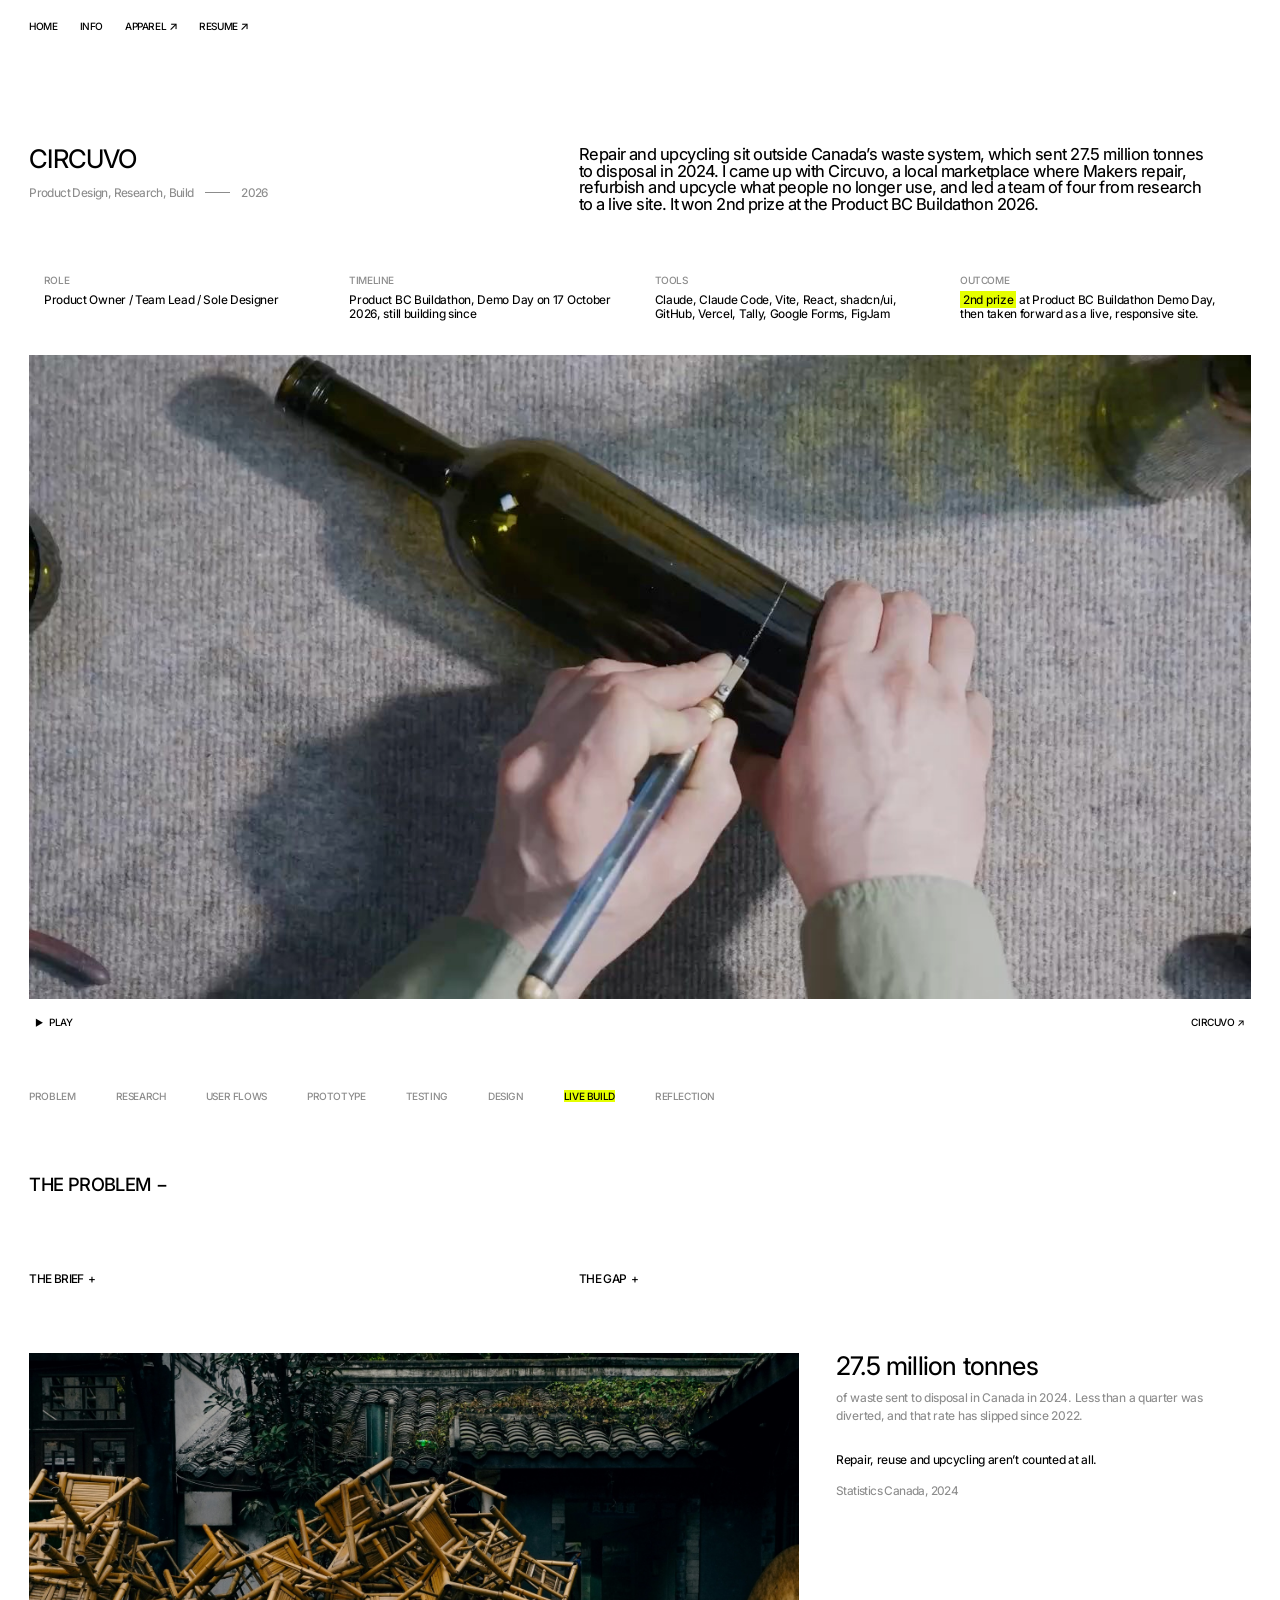
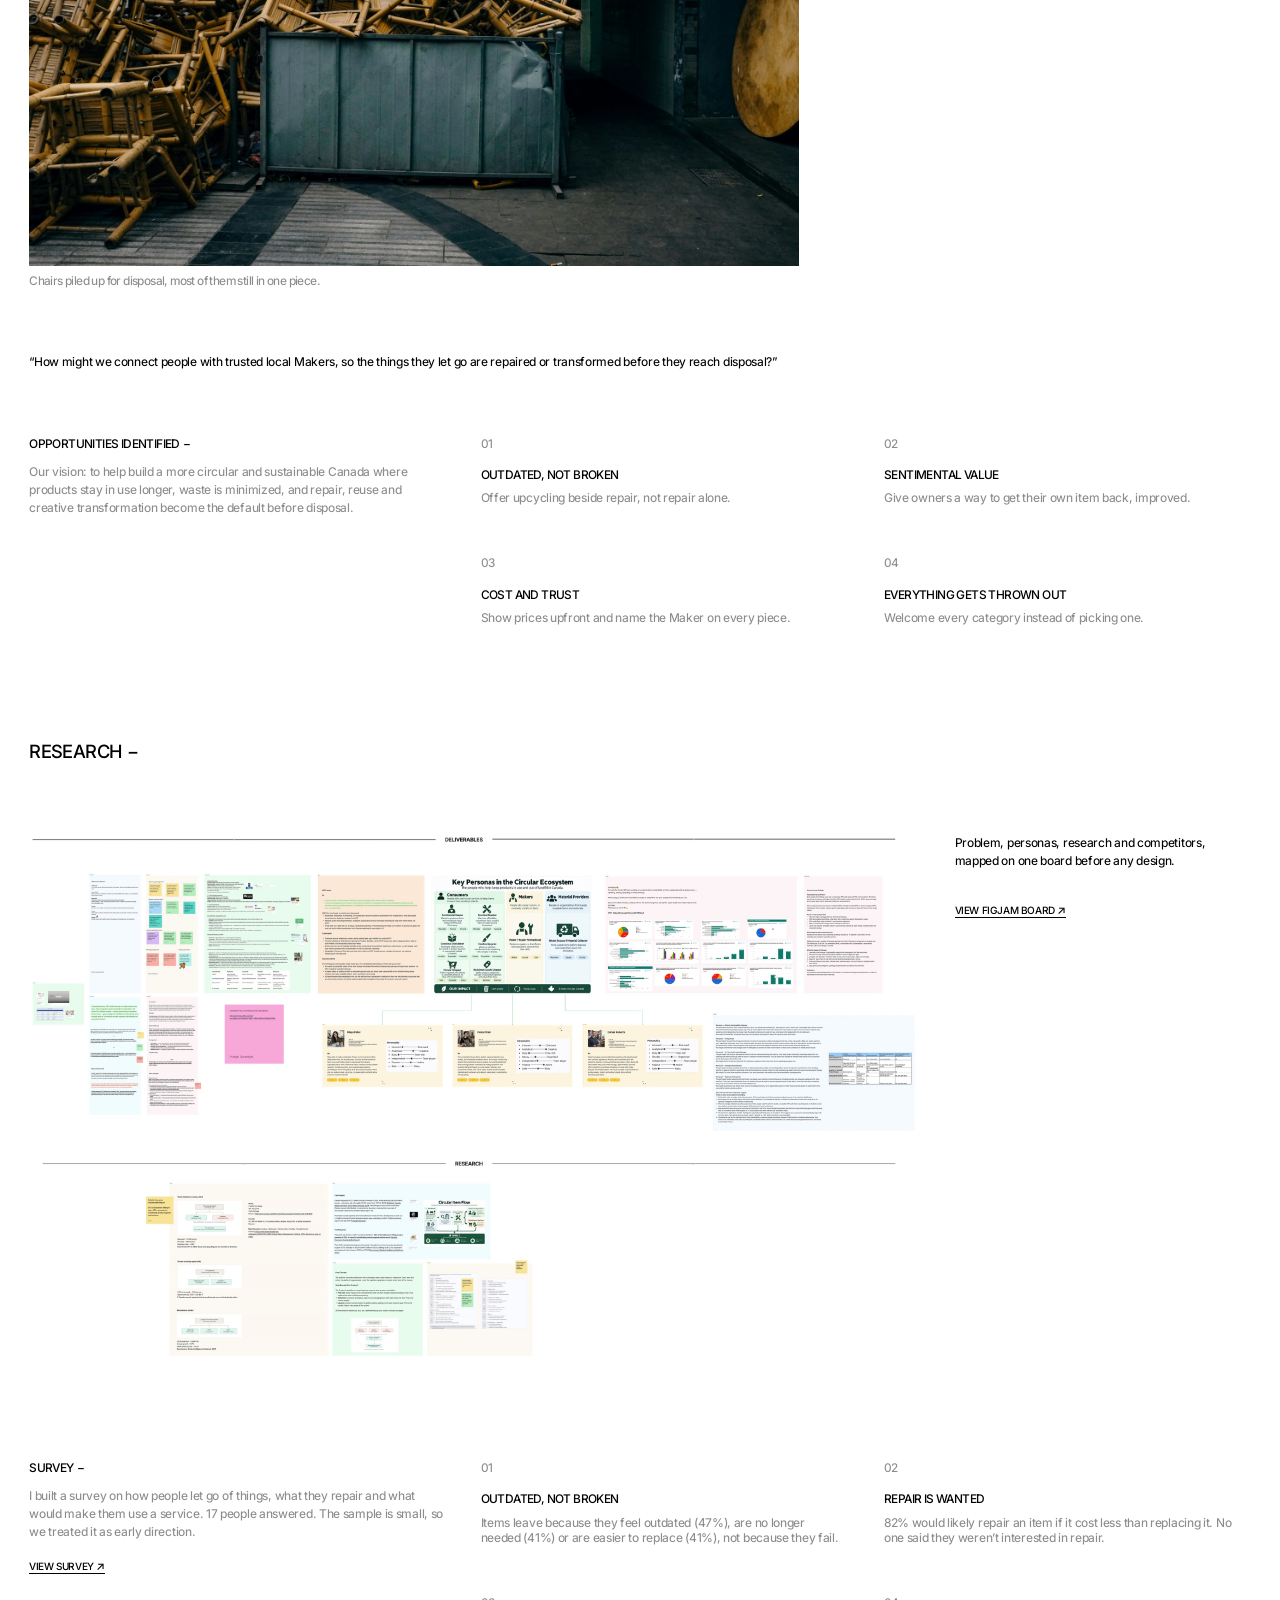
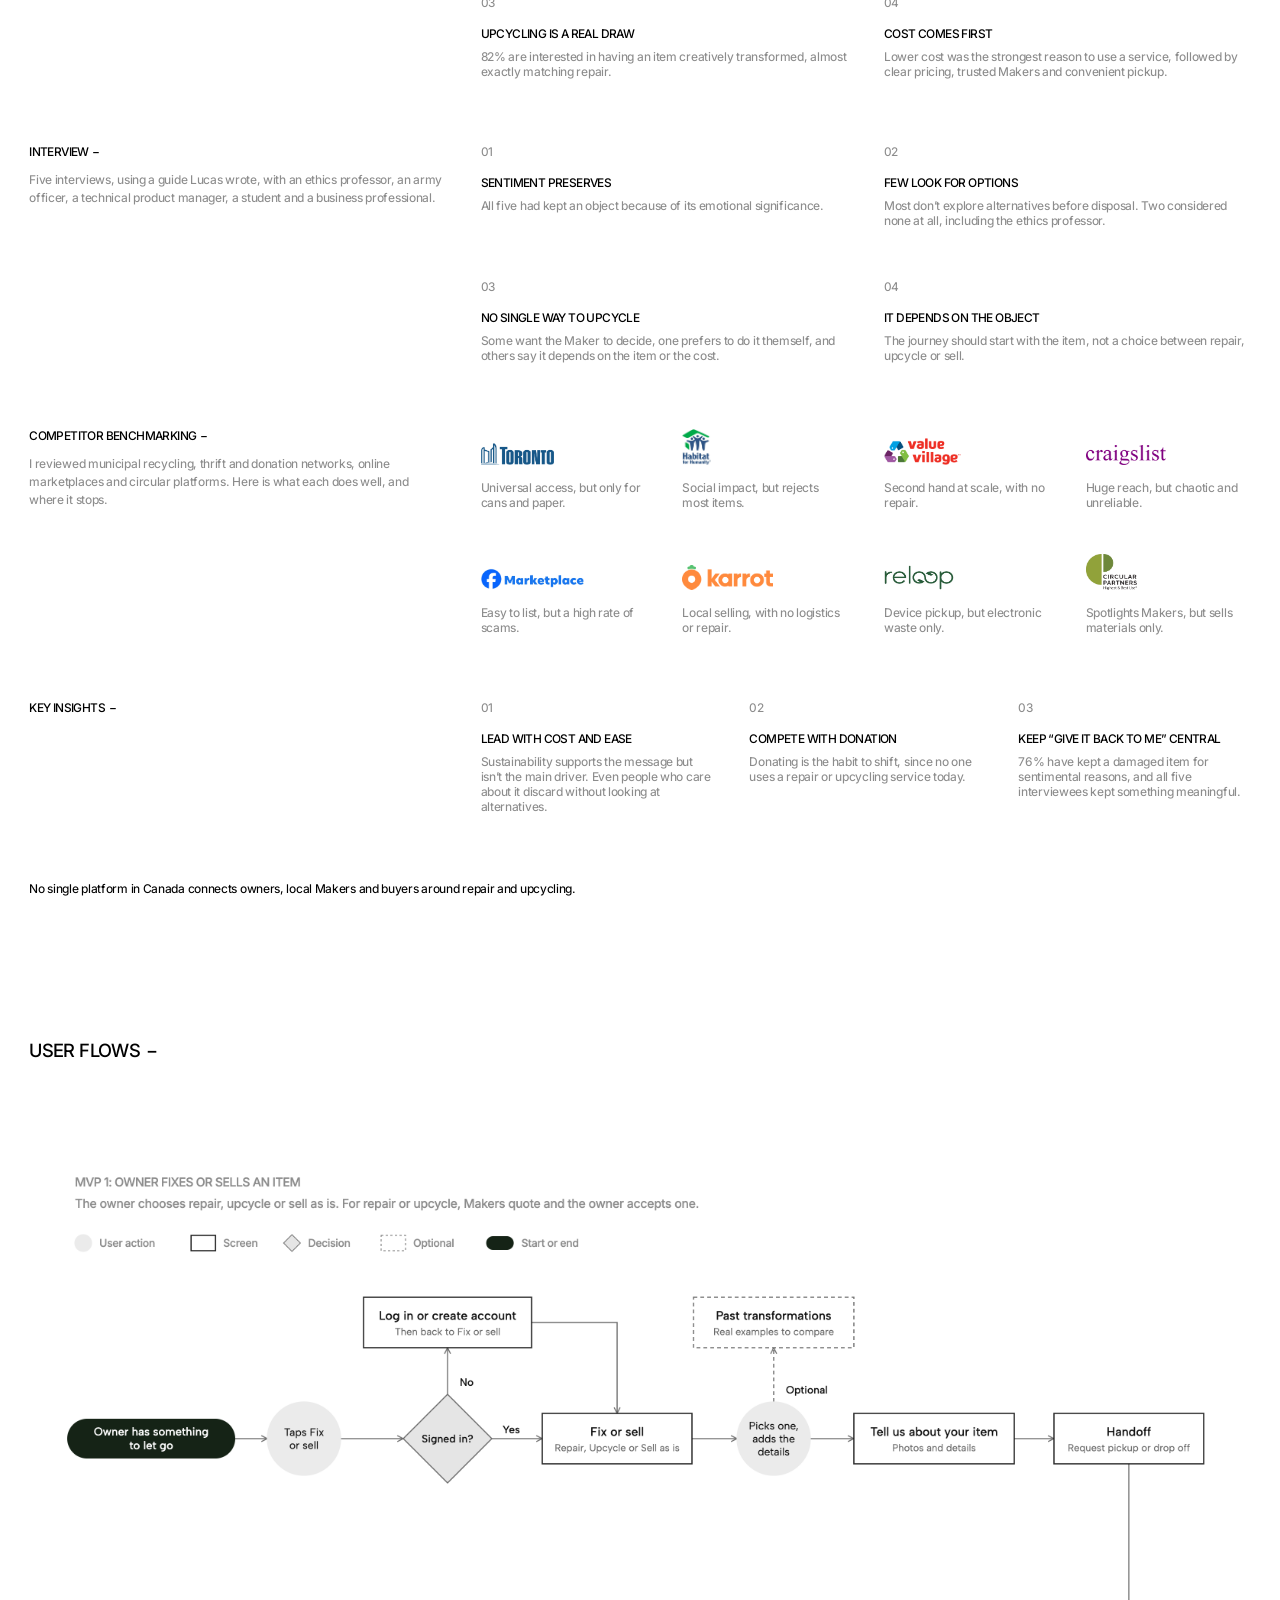
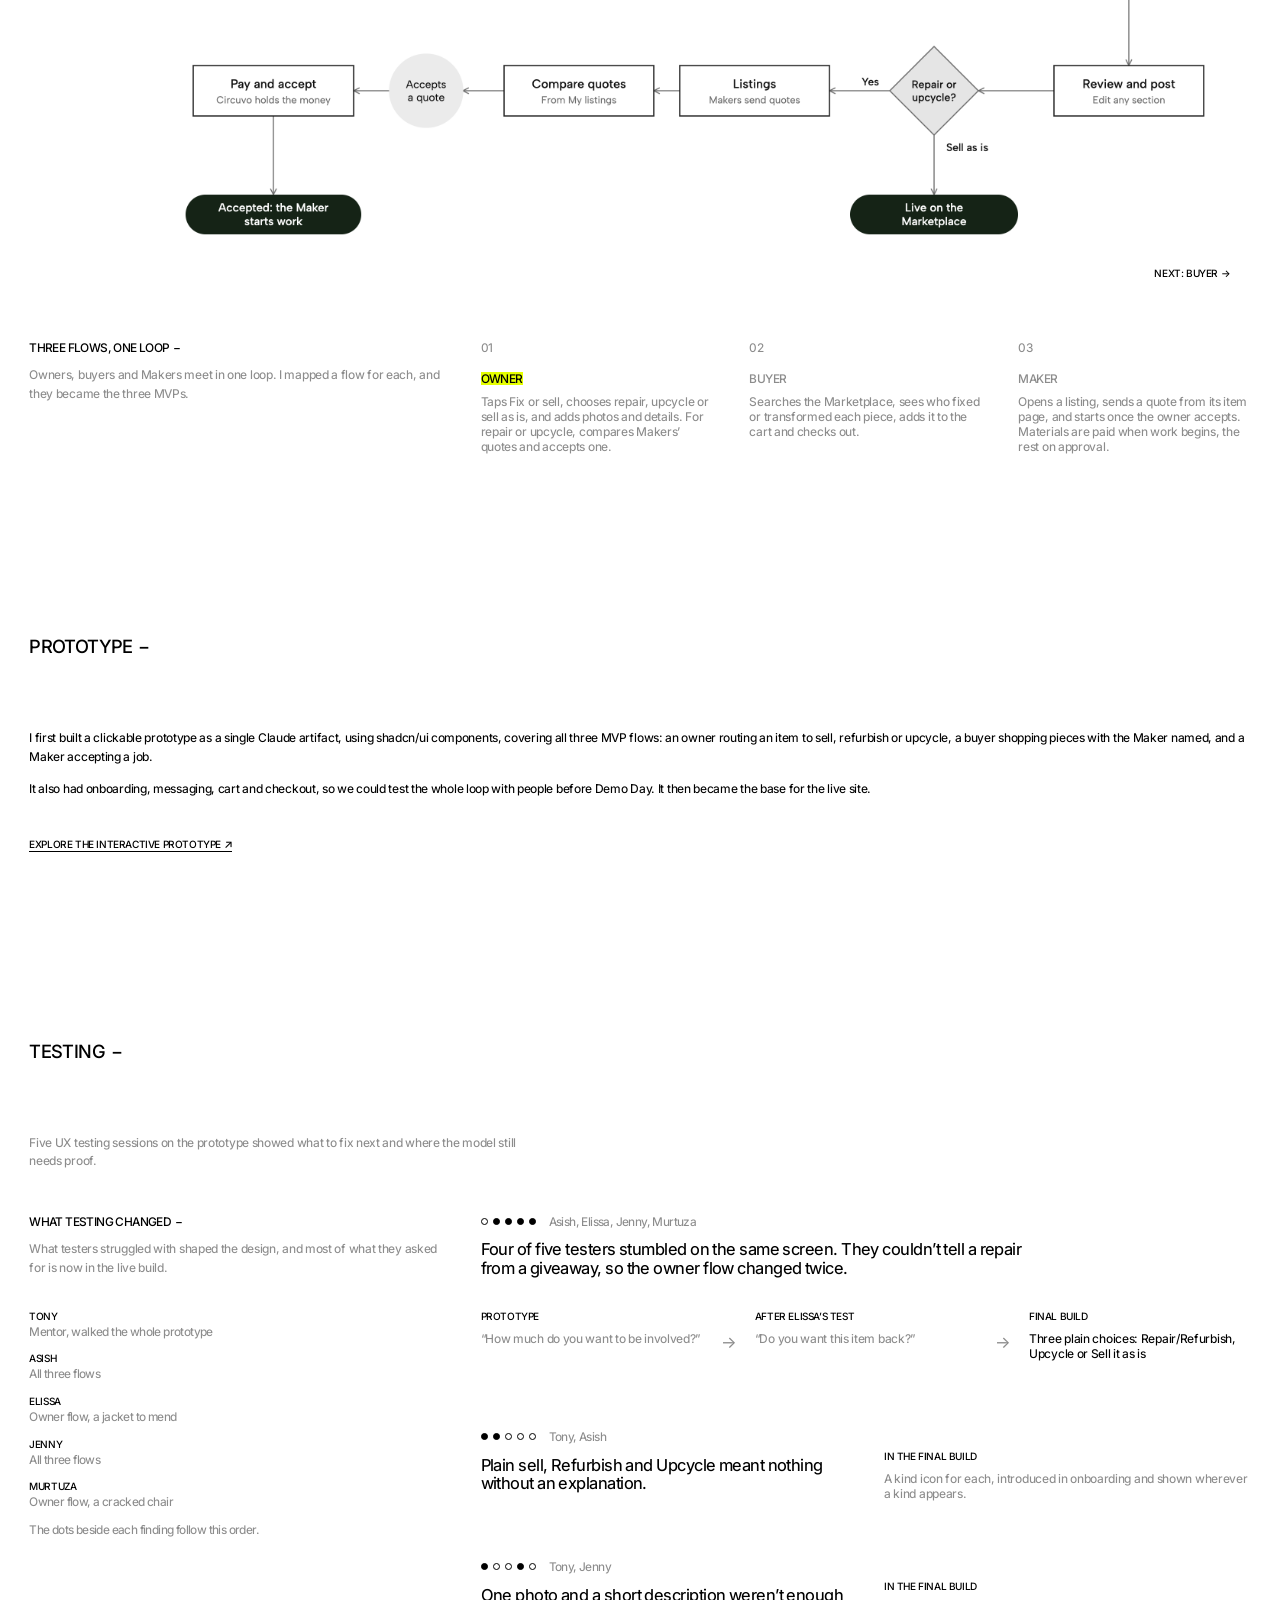
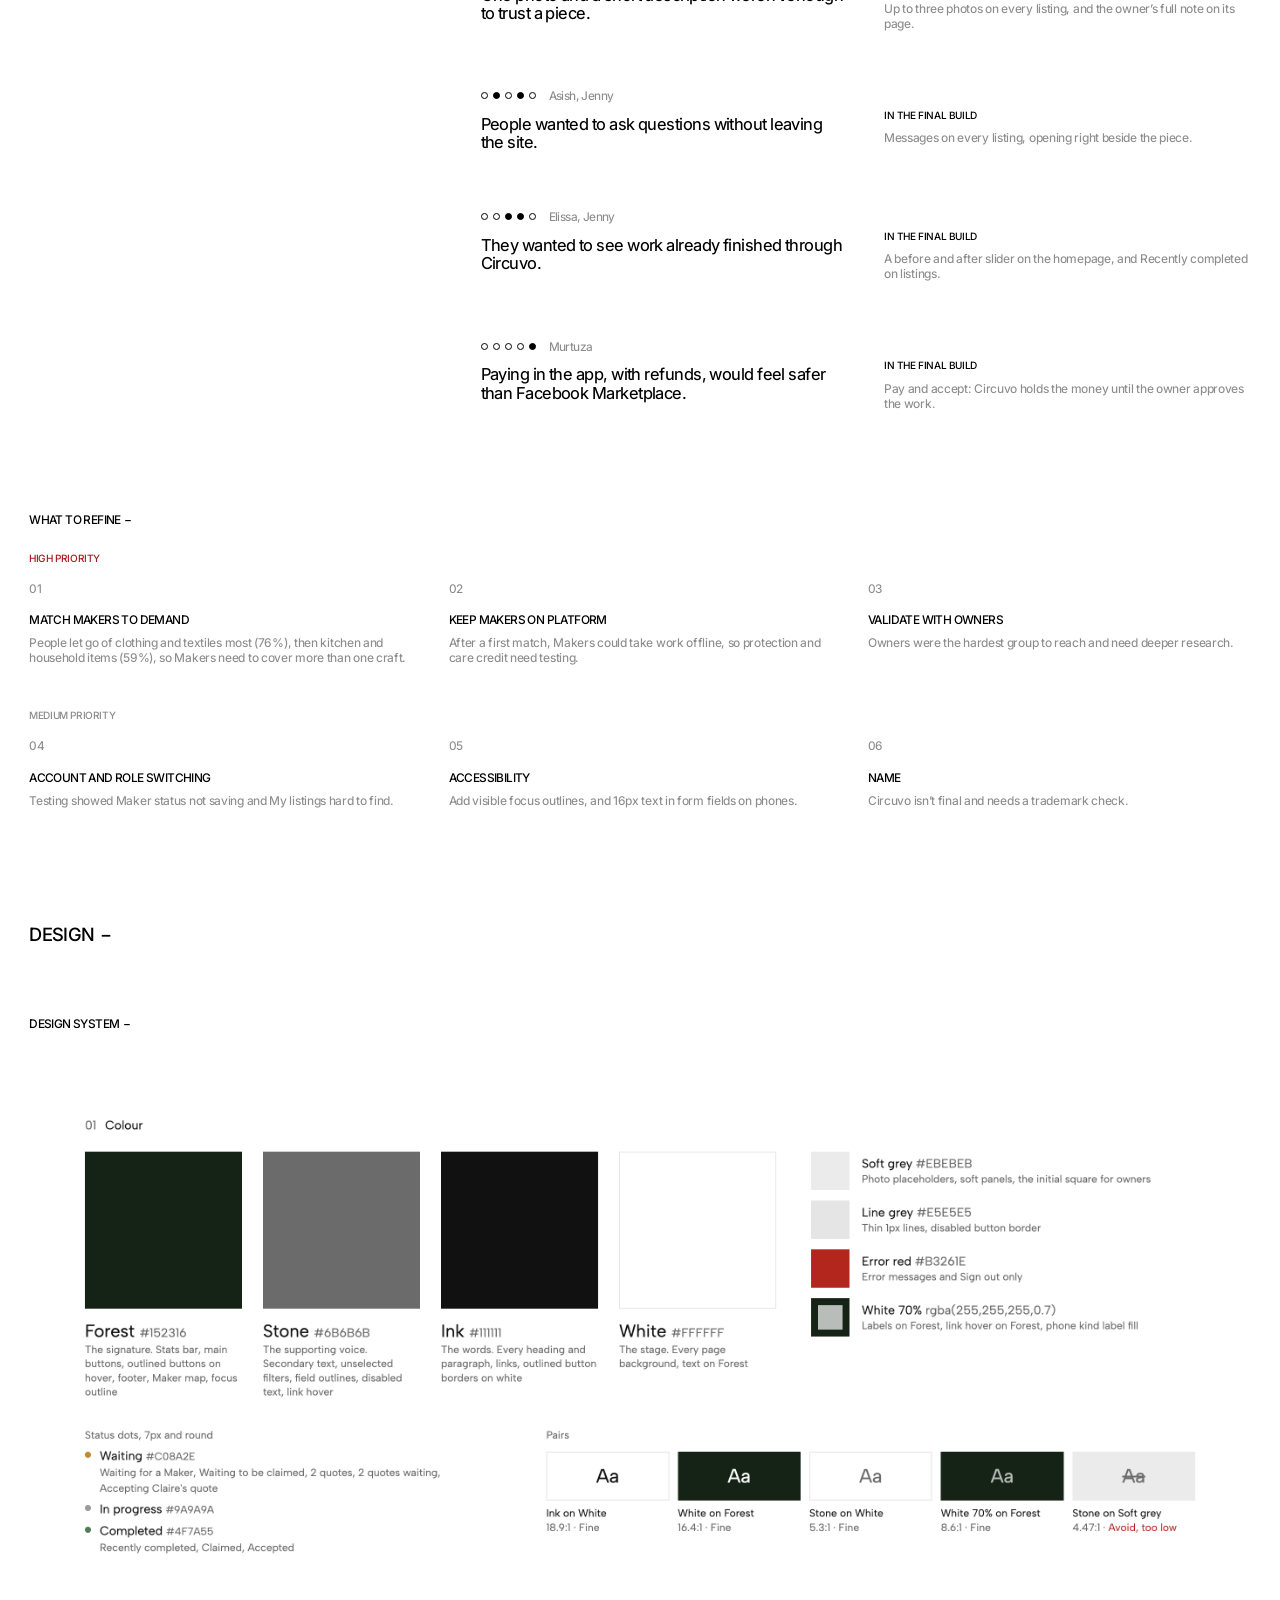
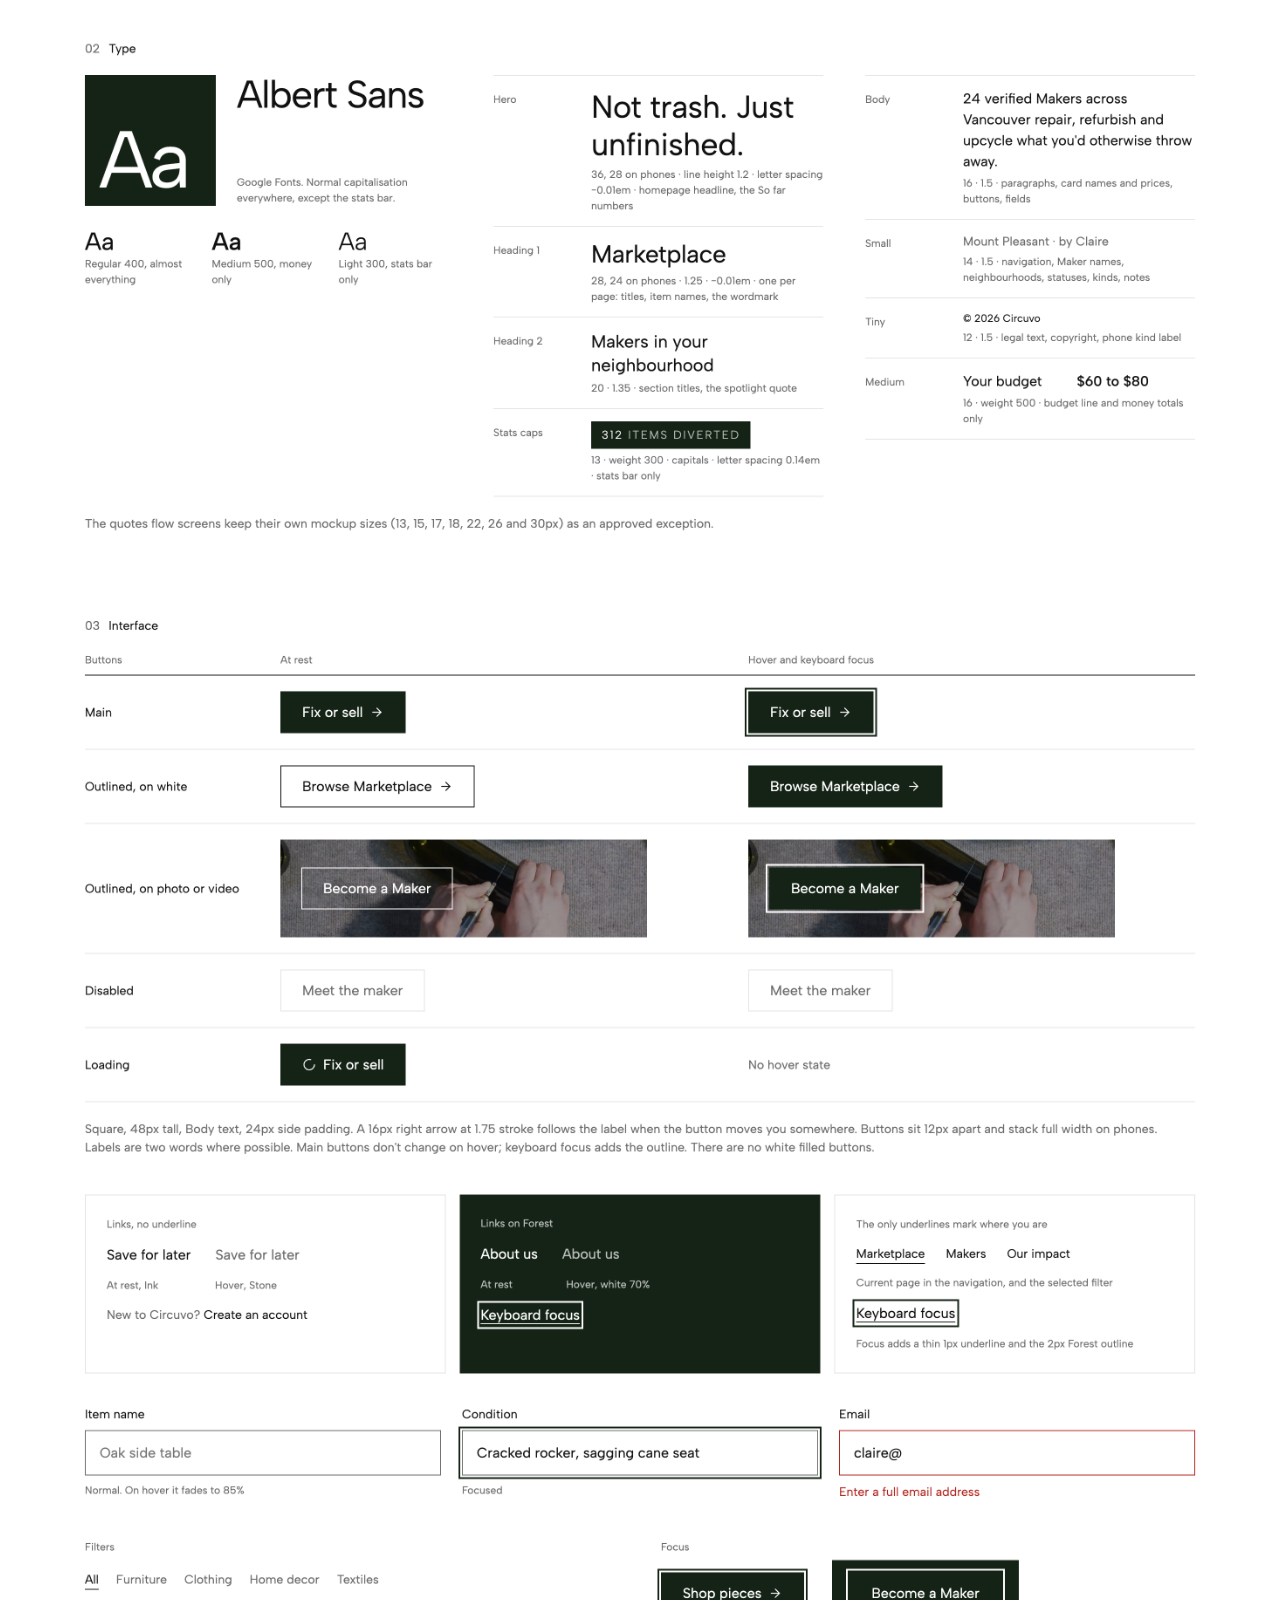
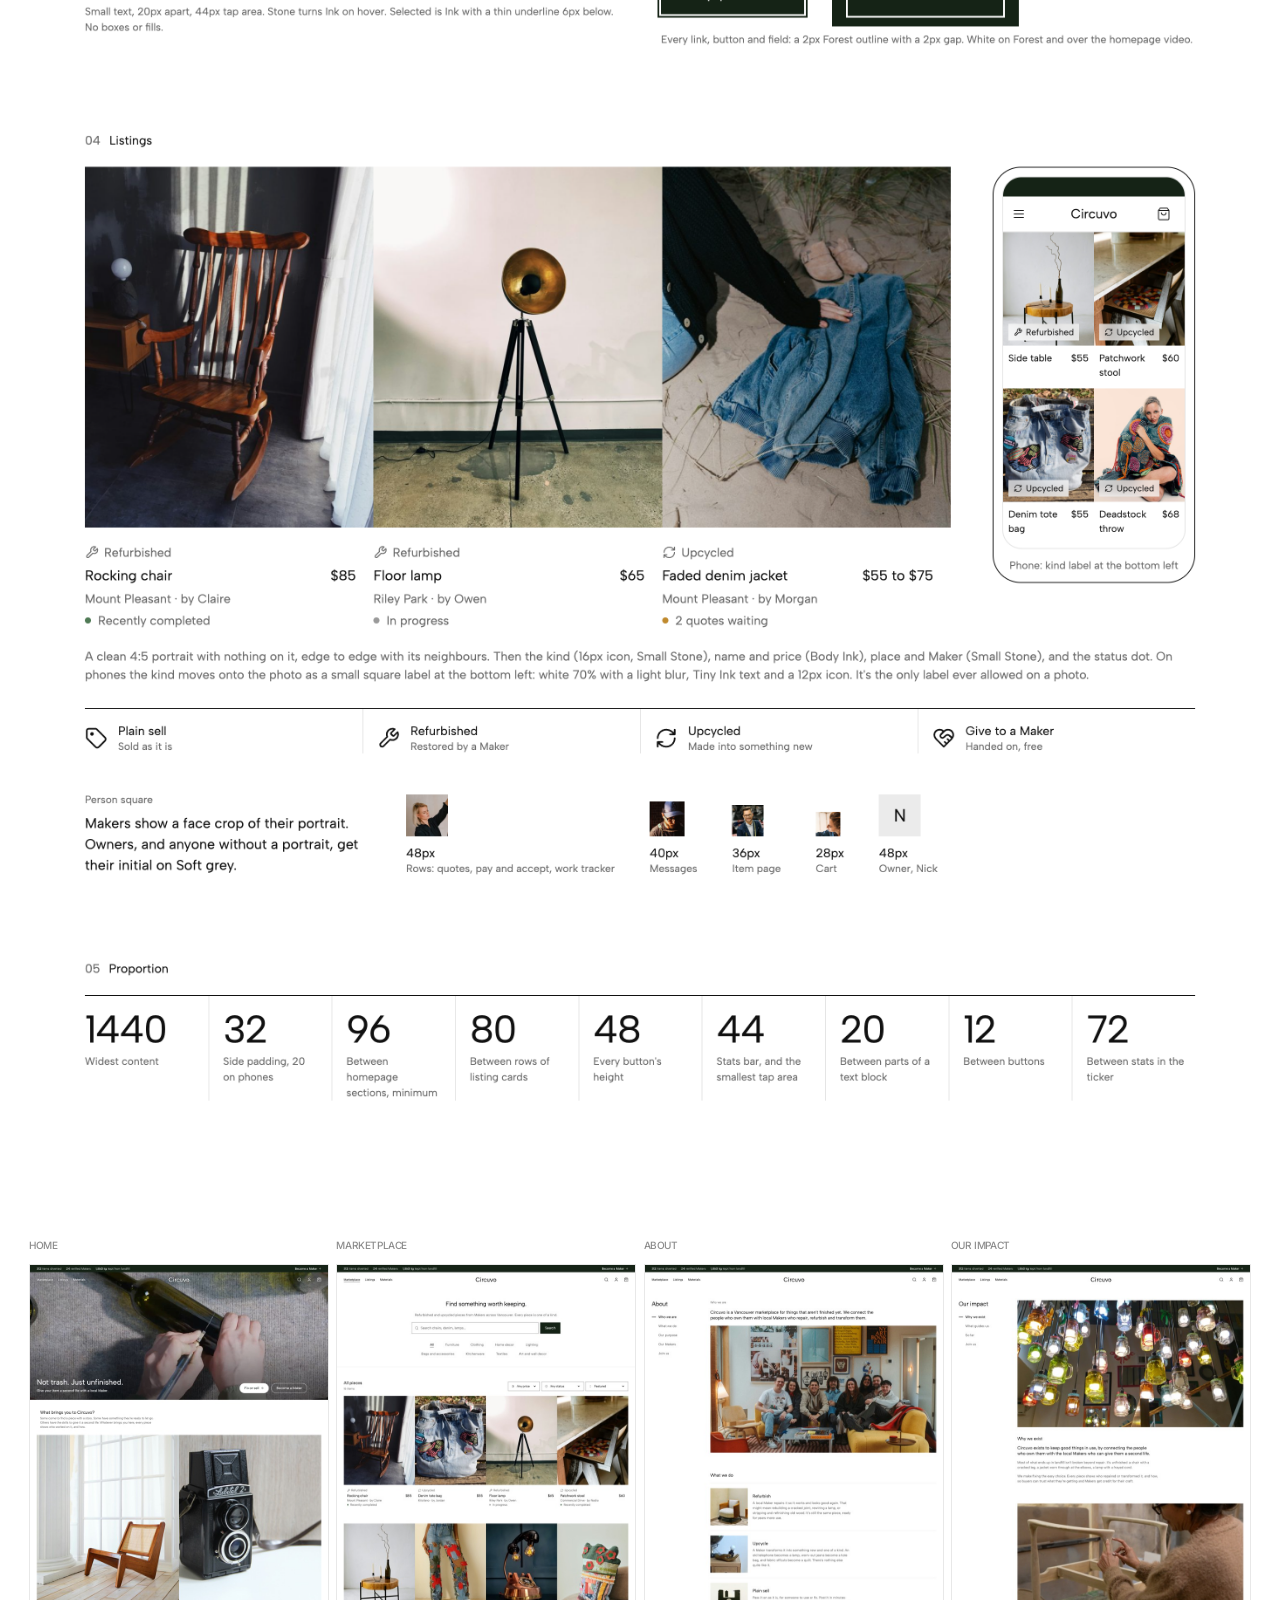
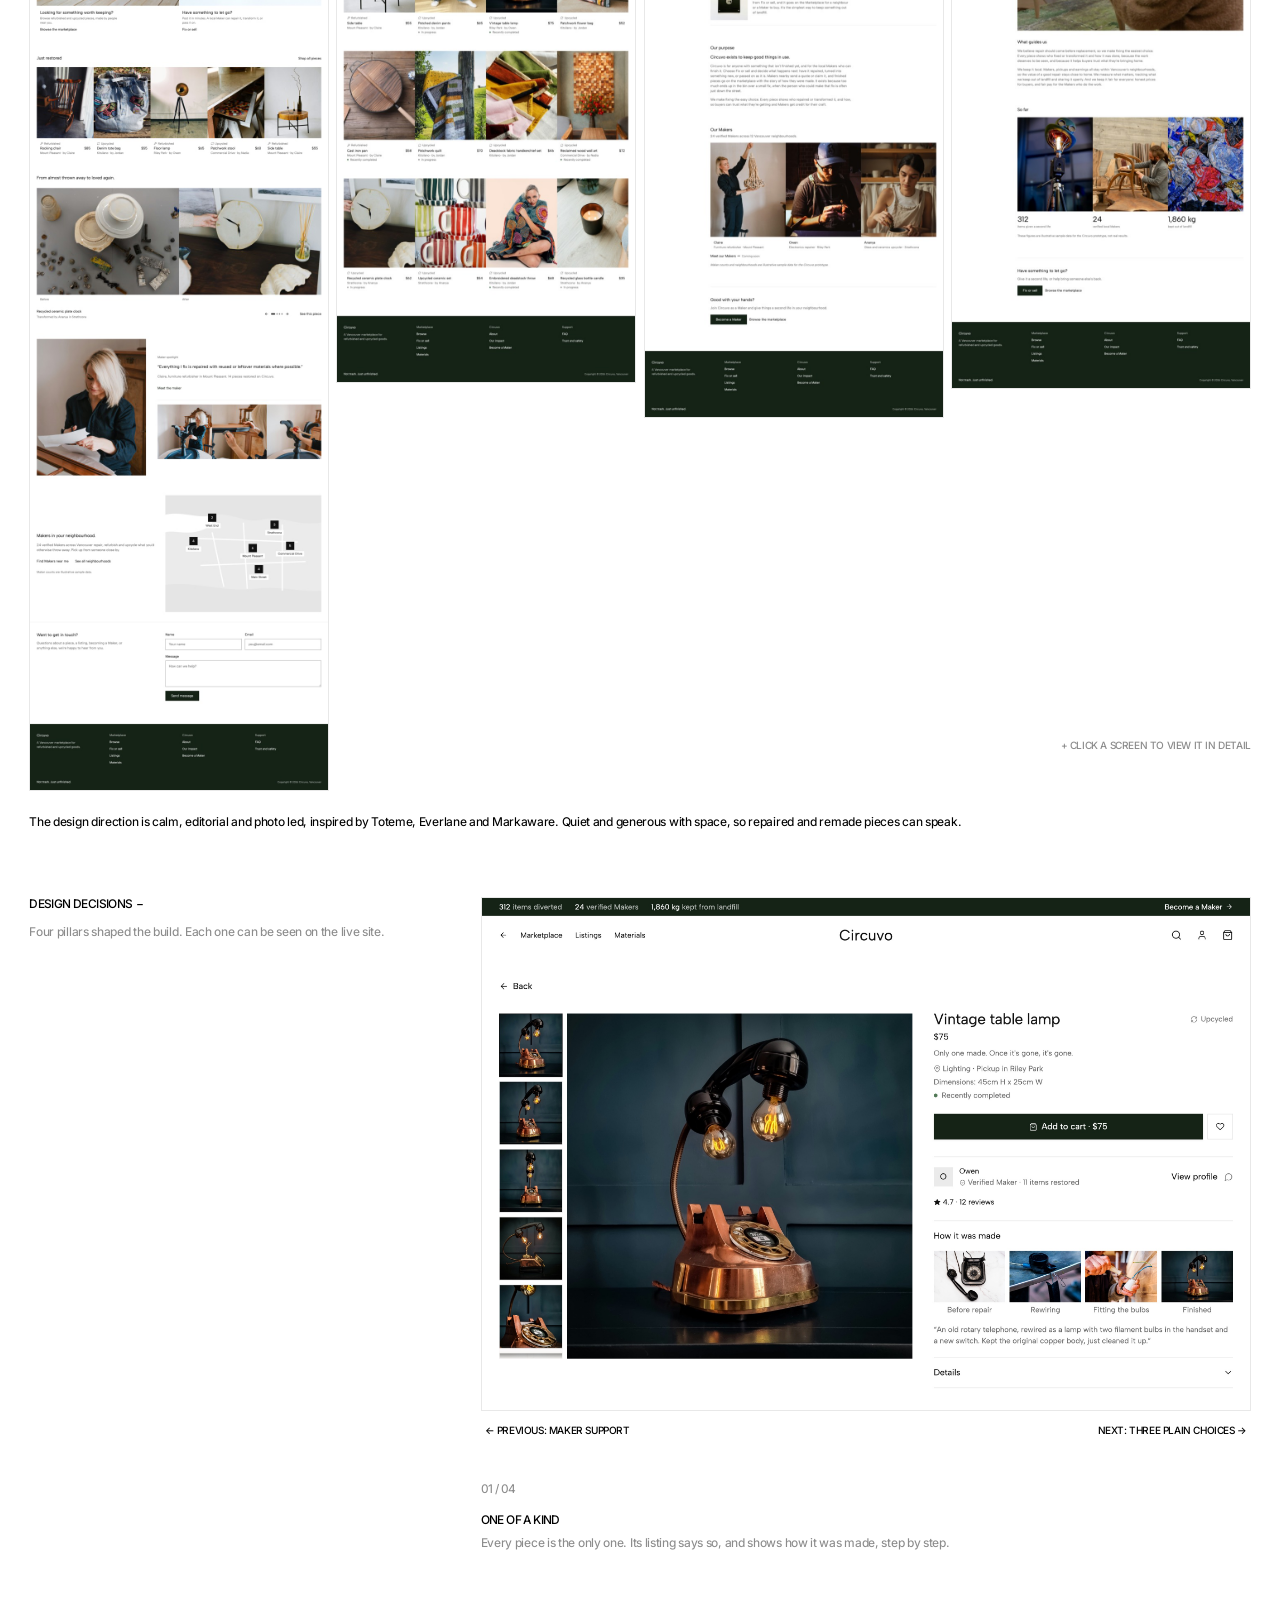
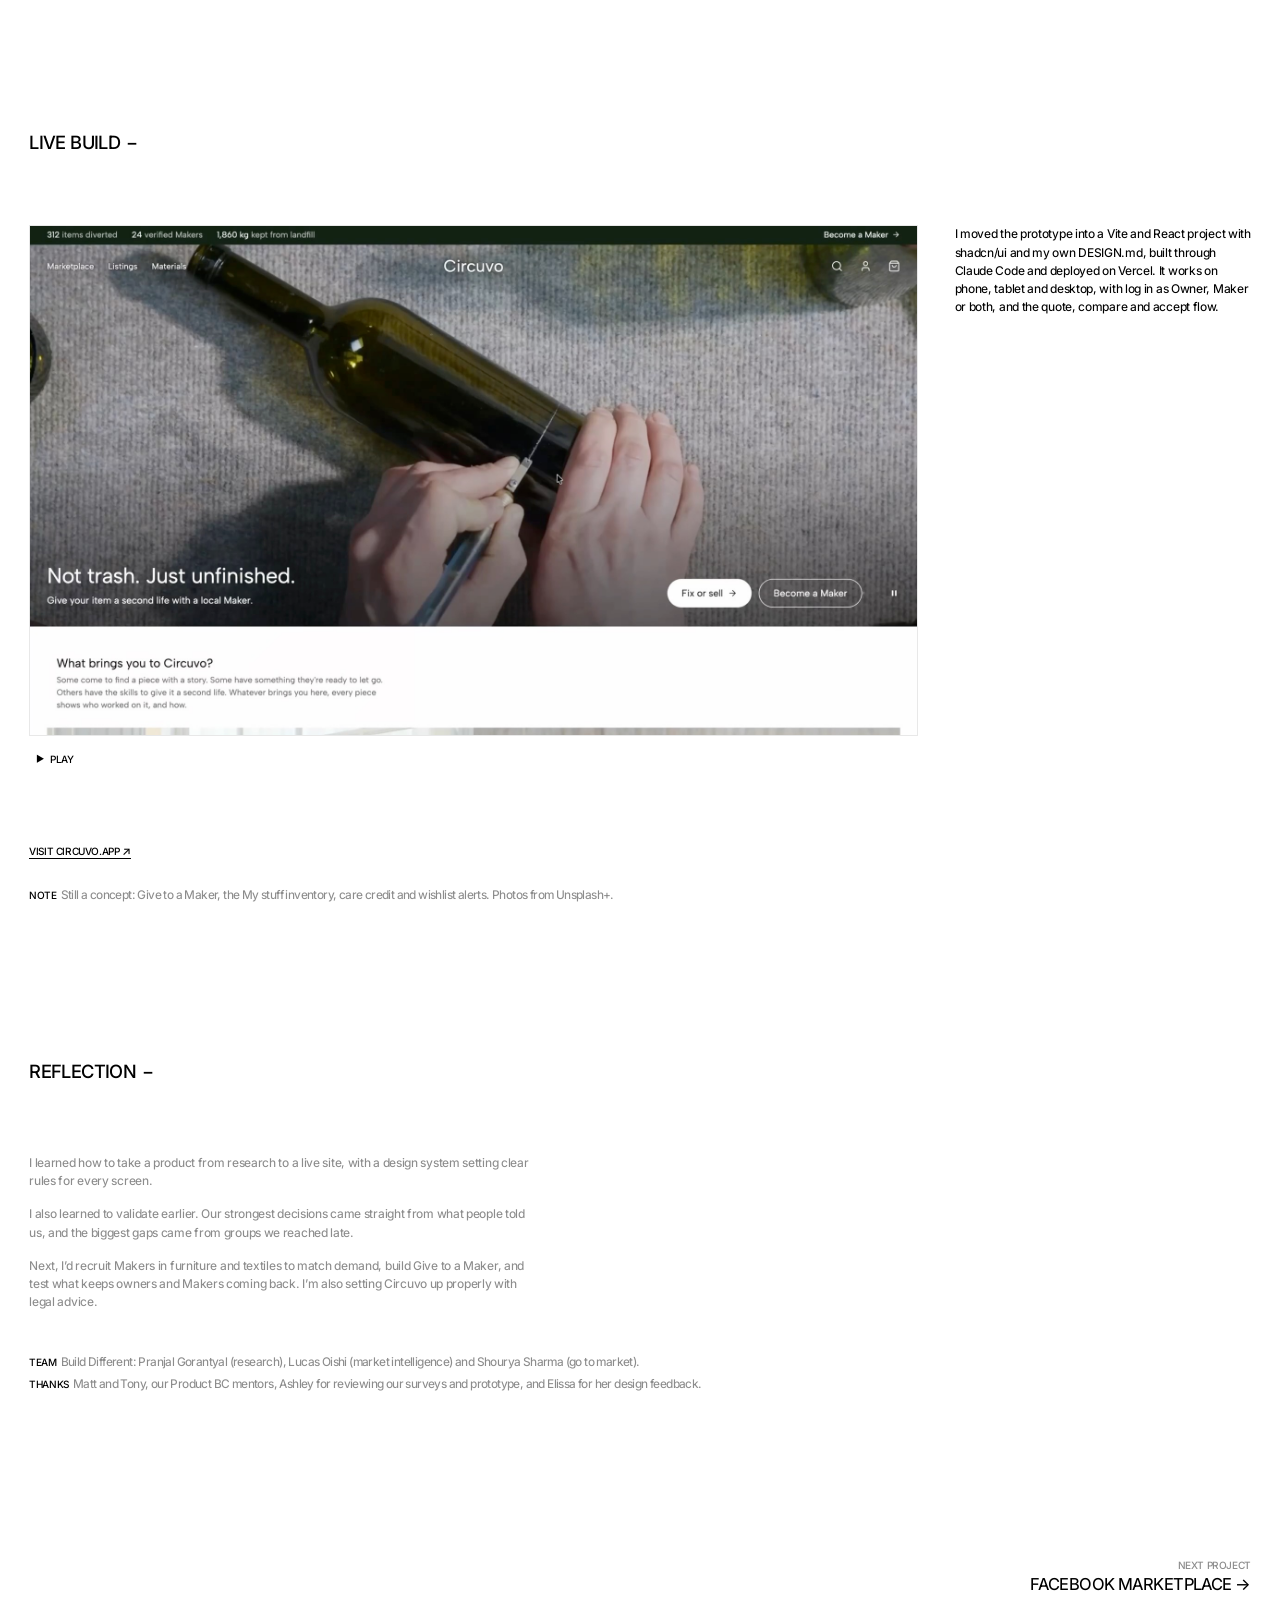
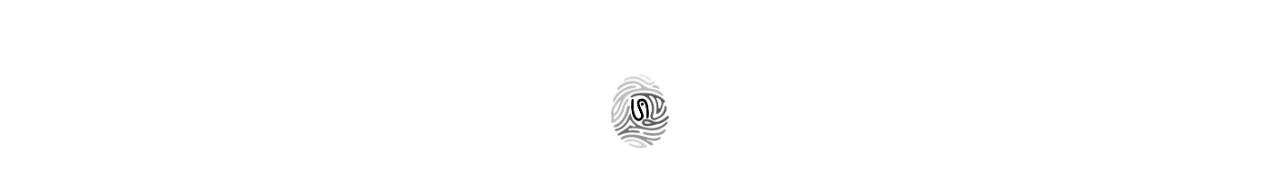
<file: circuvo.html>
<!DOCTYPE html>
<html lang="en">
<head>
<meta charset="UTF-8">
<meta name="viewport" content="width=device-width, initial-scale=1.0">
<title>Circuvo, Shrin Roymoulik</title>
<meta name="description" content="Circuvo, a local marketplace where Makers repair, refurbish and upcycle what people no longer use. 2nd prize at the Product BC Buildathon 2026, now live at circuvo.app.">
<!-- Link preview when the page is shared: images/share/preview.jpg, 1200 by 630 -->
<meta property="og:type" content="website">
<meta property="og:site_name" content="Shrin Roymoulik">
<meta property="og:url" content="https://shrinroym.com/circuvo.html">
<meta property="og:title" content="Circuvo, Shrin Roymoulik">
<meta property="og:description" content="Circuvo, a local marketplace where Makers repair, refurbish and upcycle what people no longer use. 2nd prize at the Product BC Buildathon 2026, now live at circuvo.app.">
<meta property="og:image" content="https://shrinroym.com/images/share/preview.jpg">
<meta property="og:image:width" content="1200">
<meta property="og:image:height" content="630">
<meta property="og:image:alt" content="Shrin Roymoulik's fingerprint logo">
<meta name="twitter:card" content="summary_large_image">
<link rel="icon" type="image/png" sizes="32x32" href="images/favicon-32.png?v=3">
<link rel="icon" type="image/png" sizes="192x192" href="images/favicon-192.png?v=3">
<link rel="apple-touch-icon" href="images/apple-touch-icon.png?v=2">
<link href="https://fonts.googleapis.com/css2?family=Inter:wght@300..600&display=swap" rel="stylesheet">
<link rel="preload" as="image" href="images/case-studies/circuvo/circuvo-home-hero-poster.jpg">
<link rel="stylesheet" href="styles.css?v=46">
<style>
/* Circuvo only: the large number in The problem, at the title size */
/* Live Build walkthrough: white behind the video, and the same 1px light grey frame as the design screens (Shrin) */
.media.build-vid { background: #fff; border: 1px solid var(--rule); box-sizing: border-box; }
/* The live site link right under the hero video, right aligned, styled like the flow viewer's Next button (Shrin) */
.hero-site-link { display: table; margin: max(12px, calc(16 * var(--s))) 0 0 auto; padding: 3px 6px; background: #fff; color: #000; text-decoration: none; font-size: max(11px, calc(13 * var(--s))); line-height: max(13px, calc(14 * var(--s))); font-weight: 480; letter-spacing: -0.6px; text-transform: uppercase; transition: background-color 0.15s ease; }
.hero-site-link:hover, .hero-site-link:focus-visible { background: var(--neon); outline: none; }
.big-num { font-size: max(20px, calc(28 * var(--s))); line-height: max(22px, calc(29 * var(--s))); font-weight: 450; letter-spacing: -0.8px; color: var(--ink); margin-bottom: max(8px, calc(10 * var(--s))); }
.split-text .num-note { margin-bottom: max(20px, calc(28 * var(--s))); }
.media.is-empty.r-board { aspect-ratio: 4/3; }
.media.is-empty.r-screens { aspect-ratio: 16/7; }
/* Design: four full length pages side by side, top aligned, same columns and gap as the names and click areas */
.screen-names.four, .hits.four { grid-template-columns: repeat(4, 1fr); }
.screens-grid { display: grid; grid-template-columns: repeat(4, 1fr); column-gap: max(4px, calc(8 * var(--s))); align-items: start; }
/* Homepage capture in the hero media: the screenshot with the live hero video laid over it */
.shot-wrap { position: relative; }
/* Hero: the Circuvo video only, full width inside the page margin, at its own shape (1920 by 1012) */
.media.framed { border: 1px solid var(--rule); box-sizing: border-box; }
.hero-single { padding-left: max(20px, calc(32 * var(--s))); padding-right: max(20px, calc(32 * var(--s))); margin-bottom: max(32px, calc(48 * var(--s))); }
.hero-single .hero-vid video { aspect-ratio: 1920 / 1012; object-fit: cover; }
@media (max-width: 820px) { .hero-single { padding-left: max(12px, calc(12 * var(--s))); padding-right: max(12px, calc(12 * var(--s))); } }
.screens-grid img { display: block; width: 100%; height: auto; border: 1px solid var(--rule); box-sizing: border-box; }
/* Testing: what testers said and what changed in the final build. Dots follow the tester order Tony, Asish, Elissa, Jenny, Murtuza */
.testers { margin-top: max(24px, calc(36 * var(--s))); }
.tester { margin-bottom: max(12px, calc(16 * var(--s))); }
.tester-n { font-size: max(11px, calc(13 * var(--s))); line-height: max(13px, calc(14 * var(--s))); font-weight: 480; letter-spacing: -0.6px; text-transform: uppercase; color: var(--ink); }
.tester-d { font-size: max(11px, calc(13 * var(--s))); line-height: max(13px, calc(14 * var(--s))); font-weight: 480; letter-spacing: -0.6px; color: var(--grey); margin-top: 3px; }
.heard-list { display: grid; row-gap: max(40px, calc(64 * var(--s))); }
.heard-row { display: grid; grid-template-columns: 1fr 1fr; column-gap: max(24px, calc(40 * var(--s))); align-items: start; }
.tally { display: flex; align-items: center; gap: 5px; margin-bottom: max(10px, calc(14 * var(--s))); }
.tally i { width: 7px; height: 7px; border-radius: 50%; border: 1px solid var(--ink); display: inline-block; }
.tally i.on { background: var(--ink); }
.tally span { margin-left: 8px; font-size: max(11px, calc(13 * var(--s))); line-height: max(13px, calc(14 * var(--s))); font-weight: 480; letter-spacing: -0.6px; color: var(--grey); }
.heard { font-size: max(14px, calc(18 * var(--s))); line-height: max(16px, calc(20 * var(--s))); font-weight: 450; letter-spacing: calc(-0.6 * var(--s)); color: var(--ink); }
.changed-l { font-size: max(11px, calc(13 * var(--s))); line-height: max(13px, calc(14 * var(--s))); font-weight: 480; letter-spacing: -0.6px; text-transform: uppercase; color: var(--ink); margin-bottom: max(8px, calc(10 * var(--s))); }
.heard-row .changed { padding-top: calc(7px + max(10px, calc(14 * var(--s)))); }
@media (max-width: 820px) { .heard-row { grid-template-columns: 1fr; row-gap: 14px; } .heard-row .changed { padding-top: 0; } }
.feature { padding-bottom: max(8px, calc(12 * var(--s))); }
.feature .heard { max-width: max(320px, calc(620 * var(--s))); }
.evolve { display: grid; grid-template-columns: 1fr auto 1fr auto 1fr; column-gap: max(12px, calc(20 * var(--s))); align-items: start; margin-top: max(24px, calc(36 * var(--s))); }
.evolve .arrow { font-size: max(14px, calc(18 * var(--s))); line-height: 1; color: var(--grey); padding-top: max(20px, calc(26 * var(--s))); }
.step-q { font-size: max(12px, calc(13 * var(--s))); line-height: max(15px, calc(16 * var(--s))); font-weight: 450; letter-spacing: -0.3px; color: var(--grey); }
.evolve .step:last-child .step-q { color: var(--ink); }
@media (max-width: 820px) { .evolve { grid-template-columns: 1fr; row-gap: 12px; } .evolve .arrow { padding-top: 0; transform: rotate(90deg); width: fit-content; } }
@media (max-width: 820px) { .big-num { font-size: max(16px, calc(18 * var(--s))); line-height: max(18px, calc(19 * var(--s))); } }
/* Design decisions page viewer (uses the shared flow viewer; Previous and Next sit under the page, small) */
.dd-stage .dd-page { border: 1px solid var(--rule); box-sizing: border-box; }
.dd-nav { display: flex; justify-content: space-between; gap: 16px; margin-top: max(8px, calc(12 * var(--s))); }
.dd-stage .flow-prev { background: #fff; color: #000; border: 0; font-family: inherit; font-weight: 480; text-transform: uppercase; cursor: pointer; padding: 2px 4px; font-size: max(10px, calc(11 * var(--s))); line-height: max(12px, calc(13 * var(--s))); letter-spacing: -0.4px; }
.dd-stage .flow-prev:hover, .dd-stage .flow-prev:focus-visible { background: var(--neon); outline: none; }
.dd-stage .flow-next { position: static; display: block; margin: 0 0 0 auto; padding: 2px 4px; font-size: max(10px, calc(11 * var(--s))); line-height: max(12px, calc(13 * var(--s))); letter-spacing: -0.4px; }
.media.scroll-shot.dd-page { aspect-ratio: 3 / 2; }
.dd-page img { display: block; width: 100%; height: auto; }
.dd-text .find:not(:has(.flow-pick.on)) { display: none; }
.dd-text .find { max-width: 62%; }
.dd-text .flow-pick, .dd-text .flow-pick.on, .dd-text .flow-pick:hover { color: #000; background: none; cursor: default; }
@media (max-width: 820px) { .dd-text .find { max-width: none; } }
/* Outcome: hovering (or tapping) "2nd prize" shows the UBC conference photo, the same one as in INFO (Shrin, 2026-11-15) */
.hi-hover { position: relative; cursor: pointer; outline: none; }
.hi-pop { position: absolute; left: 0; top: calc(100% + max(10px, calc(12 * var(--s)))); z-index: 30; width: 30vw; max-width: none; height: auto; opacity: 0; visibility: hidden; pointer-events: none; transition: opacity 0.15s ease, visibility 0s linear 0.15s; }
.hi-hover:hover .hi-pop, .hi-hover:focus .hi-pop { opacity: 1; visibility: visible; transition: opacity 0.15s ease; }
@media (max-width: 600px) { .hi-pop { width: 70vw; } }
/* Desktop and tablet: the photo drops from "2nd prize", a little left of the column and over the second line, like the INFO hover (Shrin, 2026-11-19: less perfect than sitting on the margin) */
@media (min-width: 601px) { .fact .hi-pop { left: -6vw; right: auto; top: calc(100% + 6px); width: 29vw; } }
@media (min-width: 601px) and (max-width: 820px) { .fact .hi-pop { width: 52vw; } }
</style>
</head>
<body id="top">

<!-- TOP BAR -->
<header class="top-bar">
  <nav class="top-bar-left">
    <a href="index.html">Home</a>
    <a href="index.html#info">Info</a>
    <a class="ext" href="https://shrin-roym.com/" target="_blank" rel="noopener" aria-label="Apparel (opens in a new tab)">Apparel</a>
    <a class="ext" href="https://drive.google.com/file/d/1lygn7vUDFMzx4JG56A4LxJSln4eozi_1/view?usp=sharing" target="_blank" rel="noopener" aria-label="Resume (opens in a new tab)">Resume</a>
  </nav>
</header>

<div class="page">

  <!-- HERO -->
  <div class="hero">
    <div class="hero-left">
      <h1 class="hero-title">Circuvo</h1>
      <div class="hero-sub">
        Product Design, Research, Build <span class="ld"></span> 2026
      </div>
    </div>
    <div class="hero-right">
      <p class="hero-summary">
        Repair and upcycling sit outside Canada&#8217;s waste system, which sent 27.5 million tonnes to disposal in 2024. I came up with Circuvo, a local marketplace where Makers repair, refurbish and upcycle what people no longer use, and led a team of four from research to a live site. It won 2nd prize at the <a class="summary-link" href="https://conference.productbc.ca/agenda#build-different" target="_blank" rel="noopener">Product BC Buildathon 2026</a>.
      </p>
    </div>
  </div>

  <!-- FACTS ROW -->
  <div class="facts">
    <div class="fact">
      <div class="fact-label">Role</div>
      <div class="fact-value">Product Owner / Team Lead / Sole Designer</div>
    </div>
    <div class="fact">
      <div class="fact-label">Timeline</div>
      <div class="fact-value">Product BC Buildathon, Demo Day on 17 October 2026, still building since</div>
    </div>
    <div class="fact">
      <div class="fact-label">Tools</div>
      <div class="fact-value">Claude, Claude Code, Vite, React, shadcn/ui, GitHub, Vercel, Tally, Google Forms, FigJam</div>
    </div>
    <div class="fact">
      <div class="fact-label">Outcome</div>
      <div class="fact-value"><span class="o-long"><span class="hi hi-hover" tabindex="0">2nd prize<img class="hi-pop" data-pop-src="images/info/ubc-stage.jpg" width="1190" height="896" alt="Presenting Circuvo on stage at the UBC conference, the live site on the big screen"></span> at Product BC Buildathon Demo Day, then taken forward as a live, responsive site.</span><span class="o-short"><span class="hi hi-hover" tabindex="0">2nd prize<img class="hi-pop" data-pop-src="images/info/ubc-stage.jpg" width="1190" height="896" alt="Presenting Circuvo on stage at the UBC conference, the live site on the big screen"></span>, now a live, responsive site.</span></div>
    </div>
  </div>

  <!-- HERO MEDIA: the Circuvo hero video only -->
  <div class="hero-media">
    <div class="hero-single">
      <!-- The Circuvo hero video (Shrin, 2026-11-15): the same loop the live circuvo.app homepage plays (its hero-loop.mp4, kept here as circuvo-home-hero.mp4: 1600 by 844, 10 s, 3 MB, no sound, fast start).
           One small file for every screen so it starts at once; the Home overlay in Design uses the same file, so it downloads only once. preload="auto" and a first frame poster, so a picture shows straight away.
           Shared video script: muted loop, plays while on screen, pauses off screen, starts paused with reduced motion. -->
      <div class="media hero-vid"><video id="heroVid" muted loop playsinline preload="auto" poster="images/case-studies/circuvo/circuvo-home-hero-poster.jpg" src="images/case-studies/circuvo/circuvo-home-hero.mp4" aria-label="Hands scoring a green glass bottle with a cutter, to turn it into something new"></video><button type="button" class="vid-toggle">Pause</button></div>
      <a href="https://www.circuvo.app/" target="_blank" rel="noopener" class="hero-site-link">Circuvo &#8599;</a>
    </div>
  </div>

  <!-- SECTION NAV -->
  <nav class="section-nav">
    <a href="#problem">Problem</a>
    <a href="#research">Research</a>
    <a href="#flows">User Flows</a>
    <a href="#prototype">Prototype</a>
    <a href="#testing">Testing</a>
    <a href="#design">Design</a>
    <a href="#build">Live Build</a>
    <a href="#reflection">Reflection</a>
  </nav>

  <!-- THE PROBLEM -->
  <div class="section" id="problem">
    <div class="block-label"><button type="button" class="sec-toggle" aria-expanded="true" aria-controls="problem-body">The problem</button></div>
    <div class="sec-body" id="problem-body">

    <div class="duo">
      <details class="xp">
        <summary><h2 class="sub-head">The brief</h2></summary>
        <div class="xp-body">
          <p class="block-text">Product BC&#8217;s Buildathon asked teams to research a real problem, write a design brief from the first week of research, and build something people could experience by Demo Day.</p>
          <p class="block-text">Judges scored a seven minute pitch on problem and validation, solution and design, execution and prototype (the biggest share), viability and communication. Their one question: does the prototype show the solution works?</p>
        </div>
      </details>
      <details class="xp">
        <summary><h2 class="sub-head">The gap</h2></summary>
        <div class="xp-body">
          <p class="block-text">Most of what Canada throws away could be reused, repaired, refurbished or upcycled instead.</p>
          <p class="block-text">Most things people let go aren&#8217;t broken. In our survey, 47% let items go because they feel outdated, and no one used a repair or upcycling service. Donating is the default.</p>
          <p class="block-text">Selling as is already has homes (Facebook Marketplace, Kijiji). Getting something fixed or transformed by someone local and trusted does not.</p>
        </div>
      </details>
    </div>

    <div class="split">
      <figure>
        <!-- Problem photo (Shrin, 2026-11-13): bamboo chairs piled for disposal, Unsplash photo by Guang Yang (guang-yang-vT-cbdsF09Q-unsplash.jpg), 1800 wide web copy -->
        <div class="media" data-file="circuvo-problem-waste.jpg"><img src="images/case-studies/circuvo/circuvo-problem-waste.jpg" width="1800" height="1200" alt="A heap of bamboo chairs piled up beside a metal skip, most of them still in one piece" loading="lazy"></div>
        <figcaption class="cap">Chairs piled up for disposal, most of them still in one piece.</figcaption>
      </figure>
      <div class="split-text">
        <p class="big-num">27.5 million tonnes</p>
        <p class="block-text num-note">of waste sent to disposal in Canada in 2024. Less than a quarter was diverted, and that rate has slipped since 2022.</p>
        <blockquote class="client-quote"><p class="block-text" style="color: var(--ink);">Repair, reuse and upcycling aren&#8217;t counted at all.</p><p class="quote-src">Statistics Canada, 2024</p></blockquote>
      </div>
    </div>

    <p class="block-text opp-line">&#8220;How might we connect people with trusted local Makers, so the things they let go are repaired or transformed before they reach disposal?&#8221;</p>

    <!-- Opportunities: vision left, findings right -->
    <div class="mirror sub-block" style="margin-top: max(48px, calc(72 * var(--s)));">
      <div class="mirror-text">
        <h2 class="sub-head"><button type="button" class="sub-toggle" aria-expanded="true">Opportunities identified</button></h2>
        <p class="block-text" style="margin-bottom:0;">Our vision: to help build a more circular and sustainable Canada where products stay in use longer, waste is minimized, and repair, reuse and creative transformation become the default before disposal.</p>
      </div>
      <div class="finds">
        <div class="find">
          <div class="find-n">01</div>
          <h3 class="find-t">Outdated, not broken</h3>
          <p class="find-p">Offer upcycling beside repair, not repair alone.</p>
        </div>
        <div class="find">
          <div class="find-n">02</div>
          <h3 class="find-t">Sentimental value</h3>
          <p class="find-p">Give owners a way to get their own item back, improved.</p>
        </div>
        <div class="find">
          <div class="find-n">03</div>
          <h3 class="find-t">Cost and trust</h3>
          <p class="find-p">Show prices upfront and name the Maker on every piece.</p>
        </div>
        <div class="find">
          <div class="find-n">04</div>
          <h3 class="find-t">Everything gets thrown out</h3>
          <p class="find-p">Welcome every category instead of picking one.</p>
        </div>
      </div>
    </div>
    </div>
  </div>

  <!-- RESEARCH: FigJam board, then Survey, Interview, Competitor benchmarking and Key insights -->
  <div class="section" id="research">
    <div class="block-label"><button type="button" class="sec-toggle" aria-expanded="true" aria-controls="research-body">Research</button></div>
    <div class="sec-body" id="research-body">

    <div class="split r75 board-split" style="margin-top:0;">
      <figure>
        <!-- FigJam research board (Shrin, 2026-11-13; "Circuvo Figjam.png", 9001 by 5315). Page copy 2800 wide (about 560 KB); clicking opens the #bz viewer, which loads the full 9001 wide copy (JPEG quality 65, about 3.9 MB) only on open, as on Aera. -->
        <button type="button" class="board-open" data-large="images/case-studies/circuvo/circuvo-research-board-large.jpg" aria-label="Enlarge the FigJam board"><div class="media" data-file="circuvo-research-board.jpg" style="background:#fff;"><img src="images/case-studies/circuvo/circuvo-research-board.jpg" width="2800" height="1653" alt="Circuvo FigJam research board: deliverables, personas, the survey, interviews, competitors, problem statement and research" loading="lazy"></div></button>
      </figure>
      <div class="split-text">
        <div class="client-quote"><p class="block-text" style="color: var(--ink);">Problem, personas, research and competitors, mapped on one board before any design.</p><a href="https://www.figma.com/board/peOmt8X8bmKqlcP1IfuaHo/Circuvo?node-id=0-1&amp;t=2TWWTulWrHk5LIOG-1" target="_blank" rel="noopener" class="proto-link" style="margin-top: max(16px, calc(20 * var(--s))); margin-bottom: 0;">View FigJam board <span class="arw">↗</span></a></div>
      </div>
    </div>

    <!-- Survey -->
    <div class="mirror sub-block" style="margin-bottom: max(48px, calc(72 * var(--s)));">
      <div class="mirror-text">
        <h2 class="sub-head"><button type="button" class="sub-toggle" aria-expanded="true">Survey</button></h2>
        <p class="block-text" style="margin-bottom:0;">I built a survey on how people let go of things, what they repair and what would make them use a service. 17 people answered. The sample is small, so we treated it as early direction.</p>
        <a href="https://forms.gle/ri4xvezJLKT3PGycA" target="_blank" rel="noopener" class="proto-link" style="margin-top: max(16px, calc(20 * var(--s))); margin-bottom: 0;">View survey <span class="arw">↗</span></a>
      </div>
      <div class="finds">
        <div class="find">
          <div class="find-n">01</div>
          <h3 class="find-t">Outdated, not broken</h3>
          <p class="find-p">Items leave because they feel outdated (47%), are no longer needed (41%) or are easier to replace (41%), not because they fail.</p>
        </div>
        <div class="find">
          <div class="find-n">02</div>
          <h3 class="find-t">Repair is wanted</h3>
          <p class="find-p">82% would likely repair an item if it cost less than replacing it. No one said they weren&#8217;t interested in repair.</p>
        </div>
        <div class="find">
          <div class="find-n">03</div>
          <h3 class="find-t">Upcycling is a real draw</h3>
          <p class="find-p">82% are interested in having an item creatively transformed, almost exactly matching repair.</p>
        </div>
        <div class="find">
          <div class="find-n">04</div>
          <h3 class="find-t">Cost comes first</h3>
          <p class="find-p">Lower cost was the strongest reason to use a service, followed by clear pricing, trusted Makers and convenient pickup.</p>
        </div>
      </div>
    </div>

    <!-- Interview -->
    <div class="mirror sub-block" style="margin-bottom: max(48px, calc(72 * var(--s)));">
      <div class="mirror-text">
        <h2 class="sub-head"><button type="button" class="sub-toggle" aria-expanded="true">Interview</button></h2>
        <p class="block-text" style="margin-bottom:0;">Five interviews, using a guide Lucas wrote, with an ethics professor, an army officer, a technical product manager, a student and a business professional.</p>
      </div>
      <div class="finds">
        <div class="find">
          <div class="find-n">01</div>
          <h3 class="find-t">Sentiment preserves</h3>
          <p class="find-p">All five had kept an object because of its emotional significance.</p>
        </div>
        <div class="find">
          <div class="find-n">02</div>
          <h3 class="find-t">Few look for options</h3>
          <p class="find-p">Most don&#8217;t explore alternatives before disposal. Two considered none at all, including the ethics professor.</p>
        </div>
        <div class="find">
          <div class="find-n">03</div>
          <h3 class="find-t">No single way to upcycle</h3>
          <p class="find-p">Some want the Maker to decide, one prefers to do it themself, and others say it depends on the item or the cost.</p>
        </div>
        <div class="find">
          <div class="find-n">04</div>
          <h3 class="find-t">It depends on the object</h3>
          <p class="find-p">The journey should start with the item, not a choice between repair, upcycle or sell.</p>
        </div>
      </div>
    </div>

    <!-- Competitor benchmarking: from the FigJam Competitor Analysis board. Same layout as Aera: each logo above its takeaway.
         Logos go in images/case-studies/circuvo/logos/ (used exactly as supplied, only trimmed, never recoloured). Until then the names show as text.
         To fill one: replace its <h3 class="find-t"> with <div class="brand-logo"><img src="images/case-studies/circuvo/logos/logo-NAME.png" alt="NAME" style="--lh:16" loading="lazy"></div> and add "brand-card" to the .find -->
    <div class="mirror sub-block" style="margin-bottom: max(48px, calc(72 * var(--s)));">
      <div class="mirror-text">
        <h2 class="sub-head"><button type="button" class="sub-toggle" aria-expanded="true">Competitor benchmarking</button></h2>
        <p class="block-text" style="margin-bottom:0;">I reviewed municipal recycling, thrift and donation networks, online marketplaces and circular platforms. Here is what each does well, and where it stops.</p>
      </div>
      <div class="finds brand-grid">
        <div class="find brand-card">
          <div class="brand-logo"><img src="images/case-studies/circuvo/logos/logo-city-of-toronto.png" alt="City of Toronto" style="--lh:20" loading="lazy"></div>
          <p class="find-p">Universal access, but only for cans and paper.</p>
        </div>
        <div class="find brand-card">
          <div class="brand-logo"><img src="images/case-studies/circuvo/logos/logo-habitat-for-humanity.png" alt="Habitat for Humanity" style="--lh:32" loading="lazy"></div>
          <p class="find-p">Social impact, but rejects most items.</p>
        </div>
        <div class="find brand-card">
          <div class="brand-logo"><img src="images/case-studies/circuvo/logos/logo-value-village.png" alt="Value Village" style="--lh:24" loading="lazy"></div>
          <p class="find-p">Second hand at scale, with no repair.</p>
        </div>
        <div class="find brand-card">
          <div class="brand-logo"><img src="images/case-studies/circuvo/logos/logo-craigslist.png" alt="craigslist" style="--lh:18" loading="lazy"></div>
          <p class="find-p">Huge reach, but chaotic and unreliable.</p>
        </div>
        <div class="find brand-card">
          <div class="brand-logo"><img src="images/case-studies/circuvo/logos/logo-facebook-marketplace.png?v=2" alt="Facebook Marketplace" style="--lh:20" loading="lazy"></div>
          <p class="find-p">Easy to list, but a high rate of scams.</p>
        </div>
        <div class="find brand-card">
          <div class="brand-logo"><img src="images/case-studies/circuvo/logos/logo-karrot.png?v=2" alt="Karrot" style="--lh:22" loading="lazy"></div>
          <p class="find-p">Local selling, with no logistics or repair.</p>
        </div>
        <div class="find brand-card">
          <div class="brand-logo"><img src="images/case-studies/circuvo/logos/logo-reloop.png" alt="Reloop" style="--lh:22" loading="lazy"></div>
          <p class="find-p">Device pickup, but electronic waste only.</p>
        </div>
        <div class="find brand-card">
          <div class="brand-logo"><img src="images/case-studies/circuvo/logos/logo-circular-partners.png" alt="Circular Partners" style="--lh:32" loading="lazy"></div>
          <p class="find-p">Spotlights Makers, but sells materials only.</p>
        </div>
      </div>
    </div>

    <!-- Key insights: what the survey, interviews and competitor review showed together -->
    <div class="mirror sub-block" style="margin-bottom: max(48px, calc(72 * var(--s)));">
      <div class="mirror-text">
        <h2 class="sub-head"><button type="button" class="sub-toggle" aria-expanded="true">Key insights</button></h2>
      </div>
      <div class="finds row3">
        <div class="find">
          <div class="find-n">01</div>
          <h3 class="find-t">Lead with cost and ease</h3>
          <p class="find-p">Sustainability supports the message but isn&#8217;t the main driver. Even people who care about it discard without looking at alternatives.</p>
        </div>
        <div class="find">
          <div class="find-n">02</div>
          <h3 class="find-t">Compete with donation</h3>
          <p class="find-p">Donating is the habit to shift, since no one uses a repair or upcycling service today.</p>
        </div>
        <div class="find">
          <div class="find-n">03</div>
          <h3 class="find-t">Keep &#8220;give it back to me&#8221; central</h3>
          <p class="find-p">76% have kept a damaged item for sentimental reasons, and all five interviewees kept something meaningful.</p>
        </div>
      </div>
    </div>

    <p class="block-text opp-line">No single platform in Canada connects owners, local Makers and buyers around repair and upcycling.</p>
    </div>
  </div>

  <!-- USER FLOWS (anchor #flows): the three MVP flows, one for each person in the loop -->
  <div class="section" id="flows">
    <div class="block-label"><button type="button" class="sec-toggle" aria-expanded="true" aria-controls="flows-body">User Flows</button></div>
    <div class="sec-body" id="flows-body">
    <!-- Flow viewer: one flow image at a time; Next inside the box, or a flow's name below, switches it.
         The three diagrams were mapped from the live build's code (~/Circuvo/CIRCUVO, 2026-11-13) and drawn horizontally (3200 x 2000) in the style of the original MVP flow boards, on white. -->
    <div class="flows">
      <figure class="flow-stage">
        <div class="media flow-slide is-on" data-file="circuvo-flow-owner.png" style="background:#fff;"><img src="images/case-studies/circuvo/circuvo-flow-owner.png?v=5" alt="MVP 1 user flow: the owner taps Fix or sell, chooses repair, upcycle or sell as is, adds photos, details and handoff, then reviews and posts. Sell as is goes live on the Marketplace; repair or upcycle goes to Listings, where Makers quote and the owner compares, accepts and pays." loading="lazy"></div>
        <div class="media flow-slide" data-file="circuvo-flow-buyer.png" style="background:#fff;"><img src="images/case-studies/circuvo/circuvo-flow-buyer.png?v=5" alt="MVP 2 user flow: the buyer opens the Marketplace, taps a piece, can view the Maker profile or chat with the Maker, adds it to the cart, checks out after logging in if needed, and places the order." loading="lazy"></div>
        <div class="media flow-slide" data-file="circuvo-flow-maker.png" style="background:#fff;"><img src="images/case-studies/circuvo/circuvo-flow-maker.png?v=5" alt="MVP 3 user flow: the Maker opens Listings, taps a listing for its quick view, taps Give a quote, logs in or becomes a Maker if needed, sends a quote from the item page, and once the owner accepts, the work appears in Working on." loading="lazy"></div>
        <button type="button" class="flow-next">Next: Buyer &#8594;</button>
      </figure>
      <div class="mirror sub-block" style="margin-bottom: max(48px, calc(72 * var(--s)));">
        <div class="mirror-text">
          <h2 class="sub-head"><button type="button" class="sub-toggle" aria-expanded="true">Three flows, one loop</button></h2>
          <p class="block-text" style="margin-bottom:0;">Owners, buyers and Makers meet in one loop. I mapped a flow for each, and they became the three MVPs.</p>
        </div>
        <div class="finds row3">
          <div class="find">
            <div class="find-n">01</div>
            <h3 class="find-t"><button type="button" class="flow-pick on" aria-pressed="true">Owner</button></h3>
            <p class="find-p">Taps Fix or sell, chooses repair, upcycle or sell as is, and adds photos and details. For repair or upcycle, compares Makers&#8217; quotes and accepts one.</p>
          </div>
          <div class="find">
            <div class="find-n">02</div>
            <h3 class="find-t"><button type="button" class="flow-pick" aria-pressed="false">Buyer</button></h3>
            <p class="find-p">Searches the Marketplace, sees who fixed or transformed each piece, adds it to the cart and checks out.</p>
          </div>
          <div class="find">
            <div class="find-n">03</div>
            <h3 class="find-t"><button type="button" class="flow-pick" aria-pressed="false">Maker</button></h3>
            <p class="find-p">Opens a listing, sends a quote from its item page, and starts once the owner accepts. Materials are paid when work begins, the rest on approval.</p>
          </div>
        </div>
      </div>
    </div>
    </div>
  </div>

  <!-- PROTOTYPE -->
  <div class="section" id="prototype">
    <div class="block-label"><button type="button" class="sec-toggle" aria-expanded="true" aria-controls="prototype-body">Prototype</button></div>
    <div class="sec-body" id="prototype-body">
    <div class="block">
      <p class="block-text">I first built a clickable prototype as a single Claude artifact, using shadcn/ui components, covering all three MVP flows: an owner routing an item to sell, refurbish or upcycle, a buyer shopping pieces with the Maker named, and a Maker accepting a job.</p>
      <p class="block-text">It also had onboarding, messaging, cart and checkout, so we could test the whole loop with people before Demo Day. It then became the base for the live site.</p>
      <a href="prototypes/circuvo-prototype.html" target="_blank" rel="noopener" class="proto-link">Explore the interactive prototype <span class="arw">↗</span></a>
    </div>
    </div>
  </div>

  <!-- TESTING (in place of Feedback: no judge praise recorded, so refinements run full width) -->
  <div class="section" id="testing">
    <div class="block-label"><button type="button" class="sec-toggle" aria-expanded="true" aria-controls="testing-body">Testing</button></div>
    <div class="sec-body" id="testing-body">
    <div class="block">
      <p class="block-text">Five UX testing sessions on the prototype showed what to fix next and where the model still needs proof.</p>
    </div>
    <!-- What testing changed: from Shrin's UX Testing Summary board (sessions with Tony, Asish, Elissa, Jenny, Murtuza); every change is checked against the final build's code -->
  <div class="mirror sub-block">
      <div class="mirror-text">
        <h2 class="sub-head"><button type="button" class="sub-toggle" aria-expanded="true">What testing changed</button></h2>
        <p class="block-text" style="margin-bottom:0;">What testers struggled with shaped the design, and most of what they asked for is now in the live build.</p>
        <div class="testers">
          <div class="tester"><div class="tester-n">Tony</div><div class="tester-d">Mentor, walked the whole prototype</div></div>
          <div class="tester"><div class="tester-n">Asish</div><div class="tester-d">All three flows</div></div>
          <div class="tester"><div class="tester-n">Elissa</div><div class="tester-d">Owner flow, a jacket to mend</div></div>
          <div class="tester"><div class="tester-n">Jenny</div><div class="tester-d">All three flows</div></div>
          <div class="tester"><div class="tester-n">Murtuza</div><div class="tester-d">Owner flow, a cracked chair</div></div>
        </div>
        <p class="tester-d" style="margin-top: max(8px, calc(12 * var(--s)));">The dots beside each finding follow this order.</p>
      </div>
      <div class="heard-list">
        <div class="feature">
          <div class="tally"><i></i><i class="on"></i><i class="on"></i><i class="on"></i><i class="on"></i><span>Asish, Elissa, Jenny, Murtuza</span></div>
          <p class="heard">Four of five testers stumbled on the same screen. They couldn&#8217;t tell a repair from a giveaway, so the owner flow changed twice.</p>
          <div class="evolve">
            <div class="step"><div class="changed-l">Prototype</div><p class="step-q">&#8220;How much do you want to be involved?&#8221;</p></div>
            <div class="arrow" aria-hidden="true">&#8594;</div>
            <div class="step"><div class="changed-l">After Elissa&#8217;s test</div><p class="step-q">&#8220;Do you want this item back?&#8221;</p></div>
            <div class="arrow" aria-hidden="true">&#8594;</div>
            <div class="step"><div class="changed-l">Final build</div><p class="step-q">Three plain choices: Repair/Refurbish, Upcycle or Sell it as is</p></div>
          </div>
        </div>
        <div class="heard-row">
          <div><div class="tally"><i class="on"></i><i class="on"></i><i></i><i></i><i></i><span>Tony, Asish</span></div>
            <p class="heard">Plain sell, Refurbish and Upcycle meant nothing without an explanation.</p></div>
          <div class="changed"><div class="changed-l">In the final build</div><p class="find-p">A kind icon for each, introduced in onboarding and shown wherever a kind appears.</p></div>
        </div>
        <div class="heard-row">
          <div><div class="tally"><i class="on"></i><i></i><i></i><i class="on"></i><i></i><span>Tony, Jenny</span></div>
            <p class="heard">One photo and a short description weren&#8217;t enough to trust a piece.</p></div>
          <div class="changed"><div class="changed-l">In the final build</div><p class="find-p">Up to three photos on every listing, and the owner&#8217;s full note on its page.</p></div>
        </div>
        <div class="heard-row">
          <div><div class="tally"><i></i><i class="on"></i><i></i><i class="on"></i><i></i><span>Asish, Jenny</span></div>
            <p class="heard">People wanted to ask questions without leaving the site.</p></div>
          <div class="changed"><div class="changed-l">In the final build</div><p class="find-p">Messages on every listing, opening right beside the piece.</p></div>
        </div>
        <div class="heard-row">
          <div><div class="tally"><i></i><i></i><i class="on"></i><i class="on"></i><i></i><span>Elissa, Jenny</span></div>
            <p class="heard">They wanted to see work already finished through Circuvo.</p></div>
          <div class="changed"><div class="changed-l">In the final build</div><p class="find-p">A before and after slider on the homepage, and Recently completed on listings.</p></div>
        </div>
        <div class="heard-row">
          <div><div class="tally"><i></i><i></i><i></i><i></i><i class="on"></i><span>Murtuza</span></div>
            <p class="heard">Paying in the app, with refunds, would feel safer than Facebook Marketplace.</p></div>
          <div class="changed"><div class="changed-l">In the final build</div><p class="find-p">Pay and accept: Circuvo holds the money until the owner approves the work.</p></div>
        </div>
      </div>
    </div>
    <div class="sub-block" style="margin-top: max(64px, calc(112 * var(--s)));">
      <h2 class="sub-head" style="margin-bottom: max(20px, calc(28 * var(--s)));"><button type="button" class="sub-toggle" aria-expanded="true">What to refine</button></h2>
      <div class="fb-group">
        <div class="pri h">High priority</div>
        <div class="fb-items">
          <div class="find"><div class="find-n">01</div><h3 class="find-t">Match Makers to demand</h3><p class="find-p">People let go of clothing and textiles most (76%), then kitchen and household items (59%), so Makers need to cover more than one craft.</p></div>
          <div class="find"><div class="find-n">02</div><h3 class="find-t">Keep Makers on platform</h3><p class="find-p">After a first match, Makers could take work offline, so protection and care credit need testing.</p></div>
          <div class="find"><div class="find-n">03</div><h3 class="find-t">Validate with owners</h3><p class="find-p">Owners were the hardest group to reach and need deeper research.</p></div>
        </div>
      </div>
      <div class="fb-group">
        <div class="pri m">Medium priority</div>
        <div class="fb-items">
          <div class="find"><div class="find-n">04</div><h3 class="find-t">Account and role switching</h3><p class="find-p">Testing showed Maker status not saving and My listings hard to find.</p></div>
          <div class="find"><div class="find-n">05</div><h3 class="find-t">Accessibility</h3><p class="find-p">Add visible focus outlines, and 16px text in form fields on phones.</p></div>
          <div class="find"><div class="find-n">06</div><h3 class="find-t">Name</h3><p class="find-p">Circuvo isn&#8217;t final and needs a trademark check.</p></div>
        </div>
      </div>
    </div>
    </div>
  </div>

  <!-- DESIGN -->
  <div class="section" id="design">
    <div class="block-label"><button type="button" class="sec-toggle" aria-expanded="true" aria-controls="design-body">Design</button></div>
    <div class="sec-body" id="design-body">
    <!-- Design system first (Shrin, 2026-11-13) -->
    <div class="sub-block" style="margin-bottom: max(48px, calc(72 * var(--s)));">
    <h2 class="sub-head" style="margin-bottom: max(24px, calc(40 * var(--s)));"><button type="button" class="sub-toggle" aria-expanded="true">Design system</button></h2>
    <figure>
      <!-- Design system as live on circuvo.app (Shrin, 2026-11-13; "Circuvo design system (final, matches circuvo.app)@2x (1).png", 2800 by 4358, 790 KB, lazy). Shown in full, no scroll box. -->
      <div class="media" data-file="circuvo-design-system.png" style="background:#fff;"><img src="images/case-studies/circuvo/circuvo-design-system.png?v=4" width="2800" height="7580" alt="Circuvo design system as live on circuvo.app: colour (Forest, Stone, Ink, White, Soft grey, Line grey, Error red), type (Albert Sans, Regular and Medium), interface states, listing cards and kind icons, and proportion" loading="lazy"></div>
    </figure>
    </div>
    <!-- Four live pages, full length, captured from the final build (2026-11-13). The strip uses light -thumb copies (720 wide, lazy);
         the overlay loads the 1440 wide copy only when a screen is opened. Originals (PNG, 2880 wide) are in Product Builder/Circuvo/Screens. -->
    <div class="screen-names four"><button type="button" class="sn" data-i="0">Home</button><button type="button" class="sn" data-i="1">Marketplace</button><button type="button" class="sn" data-i="2">About</button><button type="button" class="sn" data-i="3">Our impact</button></div>
    <figure class="screens">
      <p class="screen-hint screen-cta"><span>+ Click a screen to view it in detail</span></p>
      <div class="hits four"><button type="button" class="hit" data-i="0" aria-label="View Home screen"></button><button type="button" class="hit" data-i="1" aria-label="View Marketplace screen"></button><button type="button" class="hit" data-i="2" aria-label="View About screen"></button><button type="button" class="hit" data-i="3" aria-label="View Our impact screen"></button></div>
      <div class="screens-grid">
        <img src="images/case-studies/circuvo/circuvo-screen-home-thumb.jpg" width="720" height="2720" alt="Circuvo homepage, full page" loading="lazy">
        <img src="images/case-studies/circuvo/circuvo-screen-marketplace-thumb.jpg" width="720" height="1733" alt="Circuvo Marketplace, full page" loading="lazy">
        <img src="images/case-studies/circuvo/circuvo-screen-about-thumb.jpg" width="720" height="1819" alt="Circuvo About page, full page" loading="lazy">
        <img src="images/case-studies/circuvo/circuvo-screen-impact-thumb.jpg" width="720" height="1749" alt="Circuvo Our impact page, full page" loading="lazy">
      </div>
    </figure>
    <p class="block-text design-dir">The design direction is calm, editorial and photo led, inspired by Toteme, Everlane and Markaware. Quiet and generous with space, so repaired and remade pieces can speak.</p>

    <!-- Design decisions: four pillars in a page viewer like the user flows. One full page from the build at a time (2880 wide captures, scrolling inside a 3:2 box when taller), Previous and Next under it, and only the current pillar's writeup below. Order set by Shrin: One of a kind first. -->
    <div class="mirror sub-block" style="margin-top: max(48px, calc(72 * var(--s))); margin-bottom: max(48px, calc(72 * var(--s)));">
      <div class="mirror-text">
        <h2 class="sub-head"><button type="button" class="sub-toggle" aria-expanded="true">Design decisions</button></h2>
        <p class="block-text" style="margin-bottom:0;">Four pillars shaped the build. Each one can be seen on the live site.</p>
      </div>
      <div class="flows dd-flows">
        <figure class="flow-stage dd-stage">
          <div class="media scroll-shot flow-slide dd-page is-on" tabindex="0" data-file="circuvo-page-one-of-a-kind.jpg"><img src="images/case-studies/circuvo/circuvo-page-one-of-a-kind.jpg?v=5" width="2880" height="1908" alt="The Vintage table lamp listing: a rotary telephone rewired as a lamp, only one made, with photos of how it was made" loading="lazy"></div>
          <div class="media scroll-shot flow-slide dd-page" tabindex="0" data-file="circuvo-page-fix-or-sell.jpg"><img src="images/case-studies/circuvo/circuvo-page-fix-or-sell.jpg?v=5" width="2880" height="1890" alt="The Fix or sell page on circuvo.app, with three choices: Repair/Refurbish, Upcycle and Sell it as is" loading="lazy"></div>
          <div class="media scroll-shot flow-slide dd-page" tabindex="0" data-file="circuvo-page-trust.jpg"><img src="images/case-studies/circuvo/circuvo-page-trust.jpg?v=5" width="2880" height="2550" alt="The owner's page for a refurbished rocking chair: before and after photos and the Maker's progress updates" loading="lazy"></div>
          <div class="media scroll-shot flow-slide dd-page" tabindex="0" data-file="circuvo-page-materials.jpg"><img src="images/case-studies/circuvo/circuvo-page-materials.jpg?v=5" width="2880" height="1900" alt="The Materials page: free fabric scraps, tree trunk sections, a broken chair and paint splattered canvas, each waiting to be claimed" loading="lazy"></div>
          <div class="dd-nav"><button type="button" class="flow-prev">&#8592; Previous: Maker support</button><button type="button" class="flow-next">Next: Three plain choices &#8594;</button></div>
        </figure>
        <div class="dd-text">
          <div class="find">
            <div class="find-n">01 / 04</div>
            <h3 class="find-t"><button type="button" class="flow-pick on" aria-pressed="true">One of a kind</button></h3>
            <p class="find-p">Every piece is the only one. Its listing says so, and shows how it was made, step by step.</p>
          </div>
          <div class="find">
            <div class="find-n">02 / 04</div>
            <h3 class="find-t"><button type="button" class="flow-pick" aria-pressed="false">Three plain choices</button></h3>
            <p class="find-p">One Fix or sell screen: Repair/Refurbish, Upcycle or Sell it as is. Each opens only the field it needs.</p>
          </div>
          <div class="find">
            <div class="find-n">03 / 04</div>
            <h3 class="find-t"><button type="button" class="flow-pick" aria-pressed="false">Trust</button></h3>
            <p class="find-p">Makers post photos as they work. Owners follow every stage and approve the finished piece before the labour is paid.</p>
          </div>
          <div class="find">
            <div class="find-n">04 / 04</div>
            <h3 class="find-t"><button type="button" class="flow-pick" aria-pressed="false">Maker support</button></h3>
            <p class="find-p">Materials lists free fabric, wood and parts from neighbours and local businesses, for Makers to claim.</p>
          </div>
        </div>
      </div>
    </div>

    </div>
  </div>

  <!-- LIVE BUILD (anchor #build) -->
  <div class="section" id="build">
    <div class="block-label"><button type="button" class="sec-toggle" aria-expanded="true" aria-controls="build-body">Live Build</button></div>
    <div class="sec-body" id="build-body">
    <!-- Walkthrough of circuvo.app (Shrin, 2026-11-13): her screen recording sped up 1.5x and re-encoded at 1920 by 1102 with 6 px trimmed off every edge (the recording had 1 px capture lines on the right and bottom), H.264 6 Mbps, 24 s, 16 MB, no sound.
         Muted loop that plays while on screen, Pause / Play, starts paused with reduced motion (shared video script); poster is its first frame. -->
    <div class="split r75 build-split">
      <figure>
        <div class="media r-video hero-vid build-vid"><video muted loop playsinline preload="none" poster="images/case-studies/circuvo/circuvo-build-poster.jpg?v=2" src="images/case-studies/circuvo/circuvo-build-walkthrough.mp4?v=2" aria-label="Walkthrough of circuvo.app: the homepage, a piece page and Add to cart, then the Marketplace"></video><button type="button" class="vid-toggle" aria-label="Pause video">Pause</button></div>
      </figure>
      <div class="split-text">
        <p class="block-text" style="color: var(--ink);">I moved the prototype into a Vite and React project with shadcn/ui and my own DESIGN.md, built through Claude Code and deployed on Vercel. It works on phone, tablet and desktop, with log in as Owner, Maker or both, and the quote, compare and accept flow.</p>
      </div>
    </div>
    <a href="https://www.circuvo.app/" target="_blank" rel="noopener" class="proto-link build-link">Visit circuvo.app <span class="arw">↗</span></a>
    <p class="status"><b>Note</b>Still a concept: Give to a Maker, the My stuff inventory, care credit and wishlist alerts. Photos from Unsplash+.</p>
    </div>
  </div>

  <!-- REFLECTION (anchor #reflection). Closes the case study. -->
  <div class="section" id="reflection">
    <div class="block-label"><button type="button" class="sec-toggle" aria-expanded="true" aria-controls="reflection-body">Reflection</button></div>
    <div class="sec-body" id="reflection-body">
    <div class="block">
      <p class="block-text">I learned how to take a product from research to a live site, with a design system setting clear rules for every screen.</p>
      <p class="block-text">I also learned to validate earlier. Our strongest decisions came straight from what people told us, and the biggest gaps came from groups we reached late.</p>
      <p class="block-text">Next, I&#8217;d recruit Makers in furniture and textiles to match demand, build Give to a Maker, and test what keeps owners and Makers coming back. I&#8217;m also setting Circuvo up properly with legal advice.</p>
    </div>
    <p class="status" style="margin-bottom: max(8px, calc(10 * var(--s)));"><b>Team</b>Build Different: Pranjal Gorantyal (research), Lucas Oishi (market intelligence) and Shourya Sharma (go to market).</p>
    <p class="status"><b>Thanks</b>Matt and Tony, our Product BC mentors, Ashley for reviewing our surveys and prototype, and Elissa for her design feedback.</p>
    </div>
  </div>

  <!-- NEXT PROJECT: Facebook Marketplace (Aera > Circuvo > Facebook Marketplace > Aera) -->
  <div class="next-project">
    <a href="facebook-marketplace.html" class="next-link"><span class="np-label">Next project</span><span class="np-title">Facebook Marketplace &#8594;</span></a>
  </div>

  <!-- FOOTER -->
  <div class="footer">
    <a class="go-up-mark" href="#top" aria-label="Back to top" onclick="window.scrollTo({top:0,behavior:'smooth'}); return false;">
      <img src="images/fingerprint.png" alt="">
      <div class="go-up-text">Go up</div>
      <span class="go-up-arrow" aria-hidden="true">&#8593;</span>
    </a>
  </div>

</div><!-- /page -->


<!-- Screen overlay: opens from the five screens in Design -->
<div class="lb" id="lb" data-alt="Circuvo" role="dialog" aria-modal="true" aria-labelledby="lb-title" hidden>
  <div class="lb-img" id="lb-scroll">
    <div class="lb-page" id="lb-page">
      <img id="lb-pic" alt="">
    </div>
  </div>
  <div class="lb-side">
    <div class="lb-top"><span class="lb-count" id="lb-count">01 / 05</span><button type="button" class="lb-btn" id="lb-close">Close ×</button></div>
    <h2 class="sub-head" id="lb-title">Home</h2>
    <p class="block-text" id="lb-text"></p>
    <div id="lb-pri"><div class="lb-pri-h">UX priority</div><p class="block-text lb-pri-t" id="lb-pri-t"></p></div>
    <div class="lb-nav"><button type="button" class="lb-btn" id="lb-prev"><span class="arw">←</span> Previous</button><button type="button" class="lb-btn" id="lb-next">Next <span class="arw">→</span></button></div>
  </div>
</div>

<!-- FigJam board viewer -->
<div class="bz" id="bz" role="dialog" aria-modal="true" aria-label="FigJam board" hidden>
  <div class="bz-bar"><span id="bz-hint">Click the board to zoom in</span><button type="button" class="bz-close" id="bz-close">Close ×</button></div>
  <div class="bz-scroll" id="bz-scroll"><img id="bz-img" alt="Circuvo FigJam research board, enlarged"></div>
</div>

<!-- PHONE BOTTOM NAV -->
<nav class="phone-nav">
  <div style="display:flex;gap:max(16px,calc(20 * var(--s)));">
    <a href="index.html">Home</a>
    <a href="index.html#info">Info</a>
  </div>
  <div style="display:flex;gap:max(16px,calc(20 * var(--s)));">
    <a class="ext" href="https://shrin-roym.com/" target="_blank" rel="noopener" aria-label="Apparel (opens in a new tab)">Apparel</a>
    <a class="ext" href="https://drive.google.com/file/d/1lygn7vUDFMzx4JG56A4LxJSln4eozi_1/view?usp=sharing" target="_blank" rel="noopener" aria-label="Resume (opens in a new tab)">Resume</a>
  </div>
</nav>

<script>
// Circuvo screens for the Design overlay (read by site.js): the four live pages, 1440 wide, loaded only when opened.
window.SCREENS = [
  {"name": "Home", "img": "images/case-studies/circuvo/circuvo-screen-home.jpg", "text": "A full width video hero carries the line “Not trash. Just unfinished.” and two clear paths, Fix or sell and Become a Maker.\n\nBelow it, “What brings you to Circuvo?” splits buyers from owners, then Just restored, a before and after slider, a Maker spotlight and Makers in your neighbourhood.", "pri": "Help each visitor see their own path in seconds.", "video": {"src": "images/case-studies/circuvo/circuvo-home-hero.mp4", "top_image": "images/case-studies/circuvo/circuvo-home-hero-top.png", "top": "0.625%", "height": "11.3445%"}},
  {"name": "Marketplace", "img": "images/case-studies/circuvo/circuvo-screen-marketplace.jpg", "text": "A search first page headed “Find something worth keeping.”, with category words and filters for price, status and sort.\n\nEach card keeps the photo clean, then shows the kind with its icon, the name and price, the neighbourhood and Maker, and the status.", "pri": "Trust at a glance, through clean photos and named Makers."},
  {"name": "About", "img": "images/case-studies/circuvo/circuvo-screen-about.jpg", "text": "A side menu leads through Who we are, What we do, Our purpose, Our Makers and Join us.\n\nWhat we do explains Refurbish, Upcycle and Plain sell in plain words, and Our Makers introduces the people behind the work.", "pri": "Explain the model simply and put the Makers first."},
  {"name": "Our impact", "img": "images/case-studies/circuvo/circuvo-screen-impact.jpg", "text": "The same side menu layout covers Why we exist, What guides us, So far and Join us.\n\nSo far counts items given a second life, verified Makers and kilograms kept from landfill, clearly marked as sample data for the prototype.", "pri": "Show the purpose without overstating results."}
];
</script>
<script src="site.js?v=25"></script>
<script>
// Load the 2nd prize photo only when someone reaches for it, so it never slows the hero video
document.querySelectorAll('.hi-hover').forEach(function (h) {
  function load() { var i = h.querySelector('img[data-pop-src]'); if (i) { i.src = i.getAttribute('data-pop-src'); i.removeAttribute('data-pop-src'); } }
  h.addEventListener('mouseenter', load); h.addEventListener('focus', load); h.addEventListener('touchstart', load, { passive: true });
});
</script>

</body>
</html>
</file>
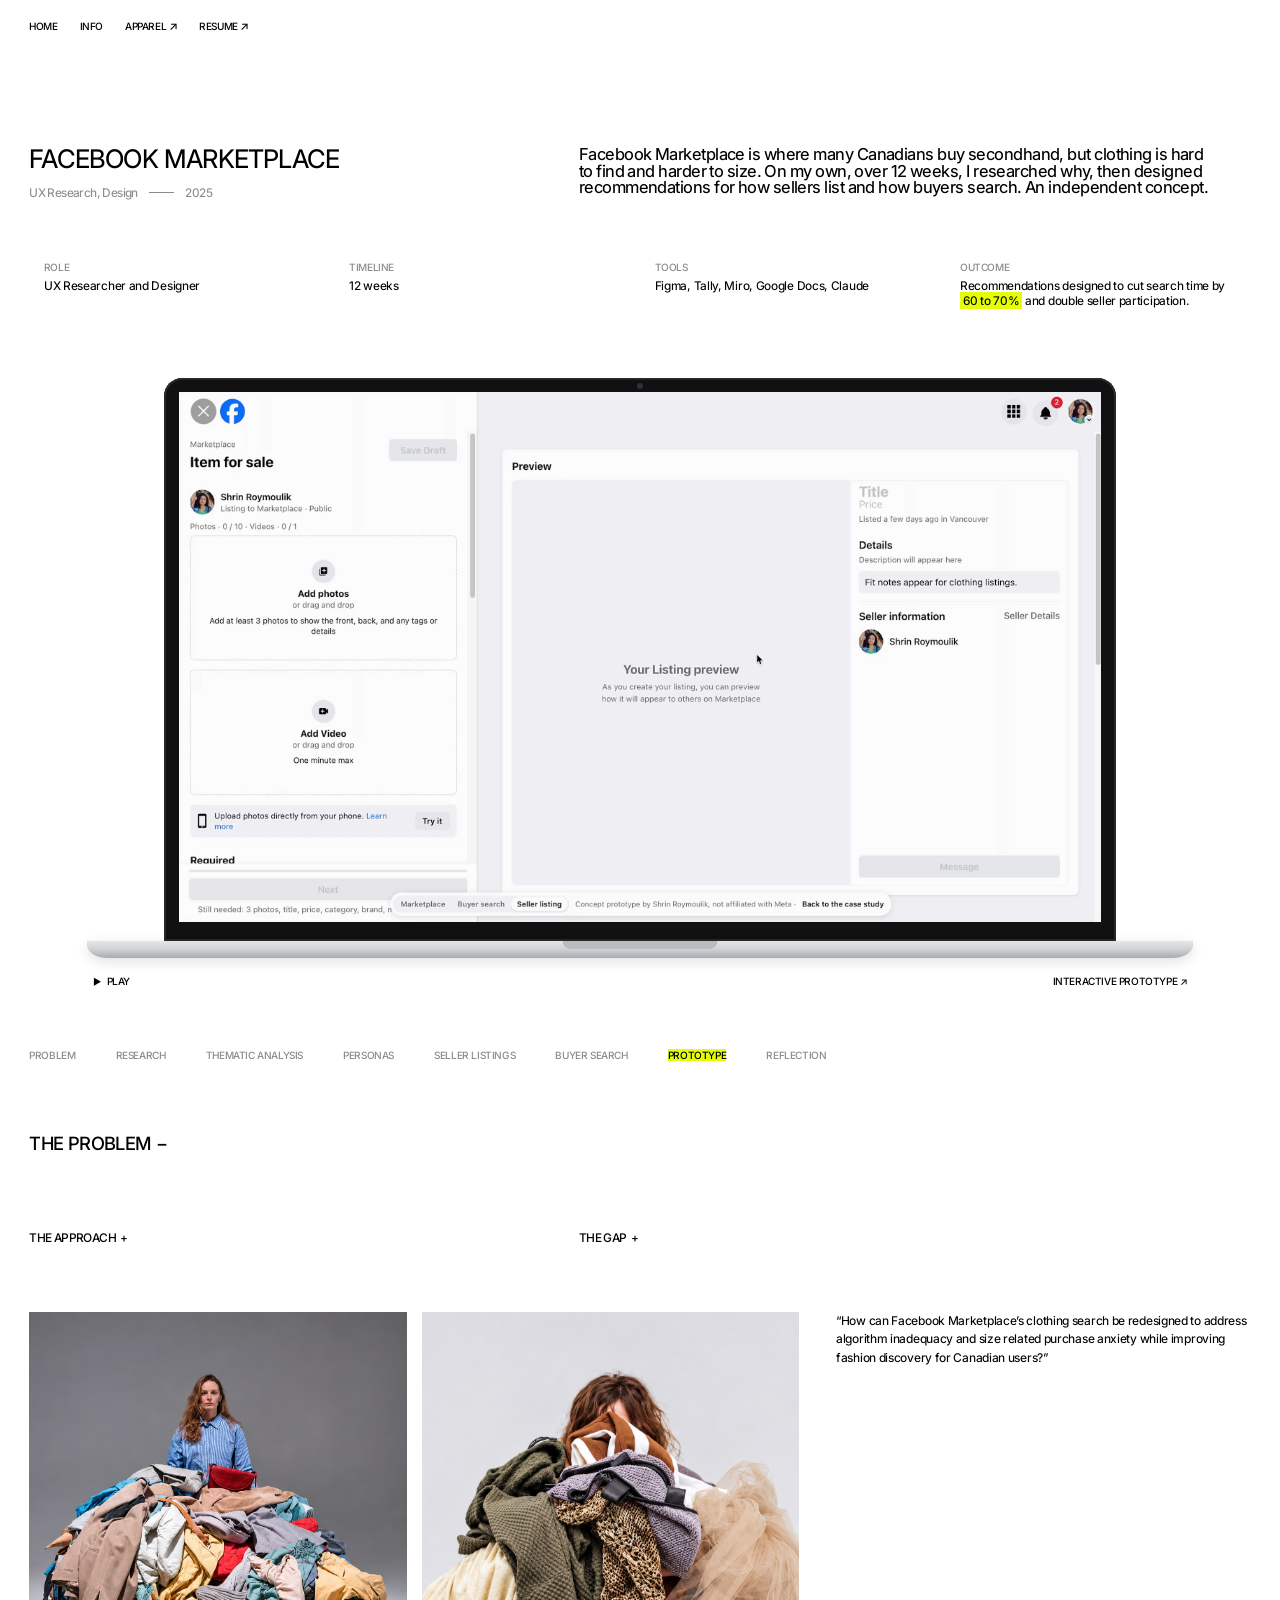
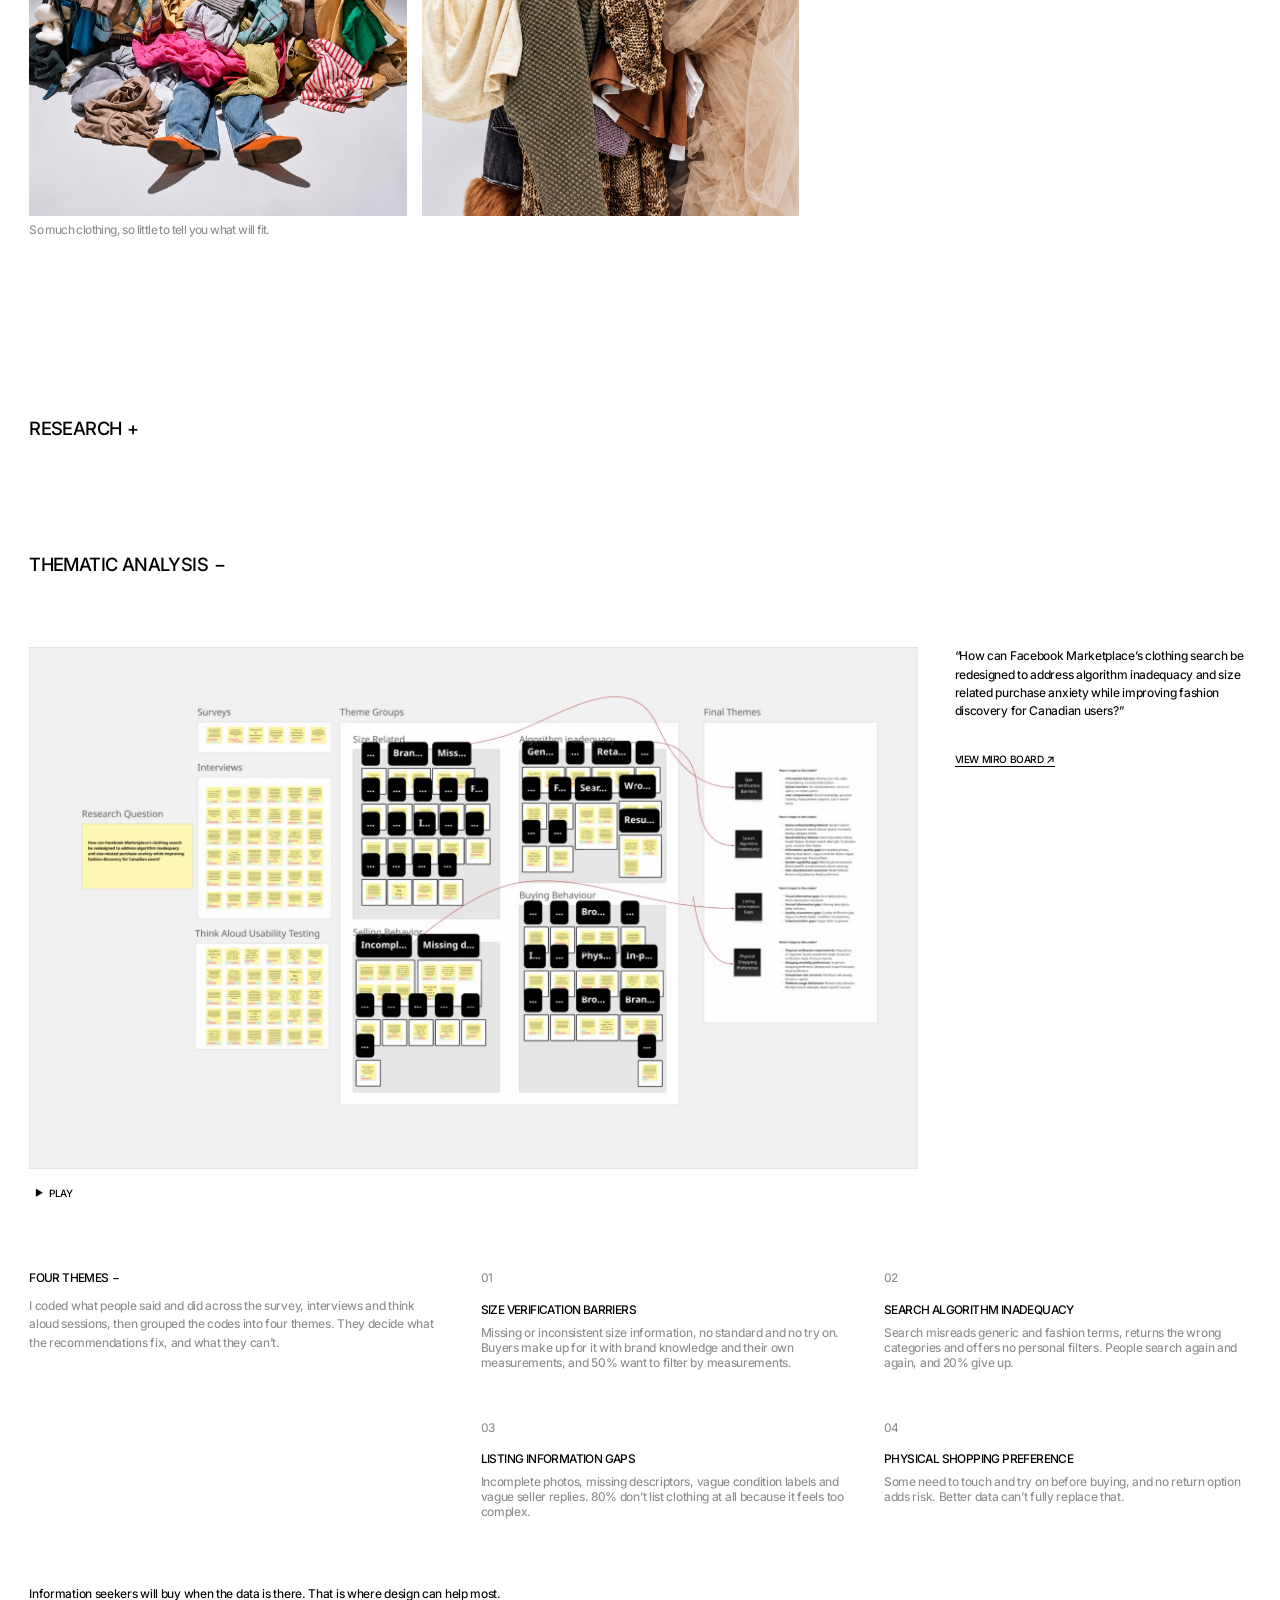
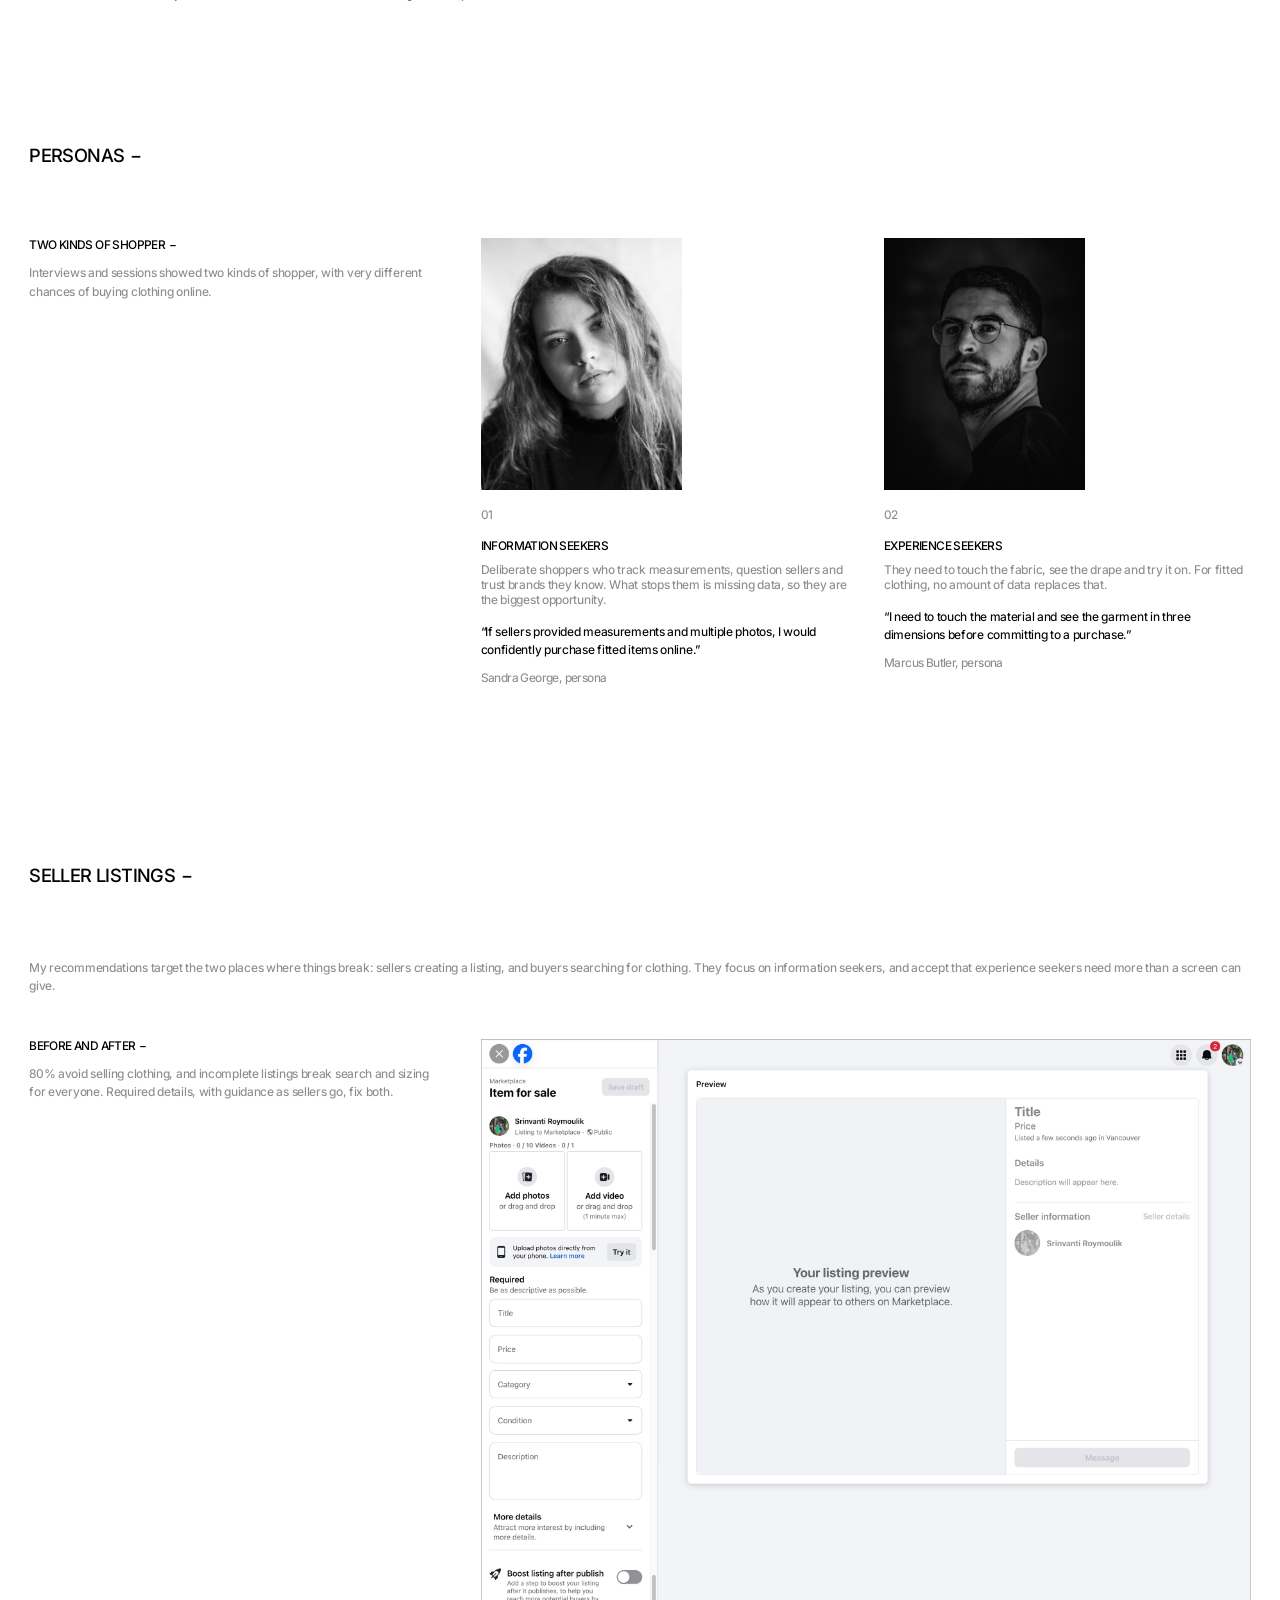
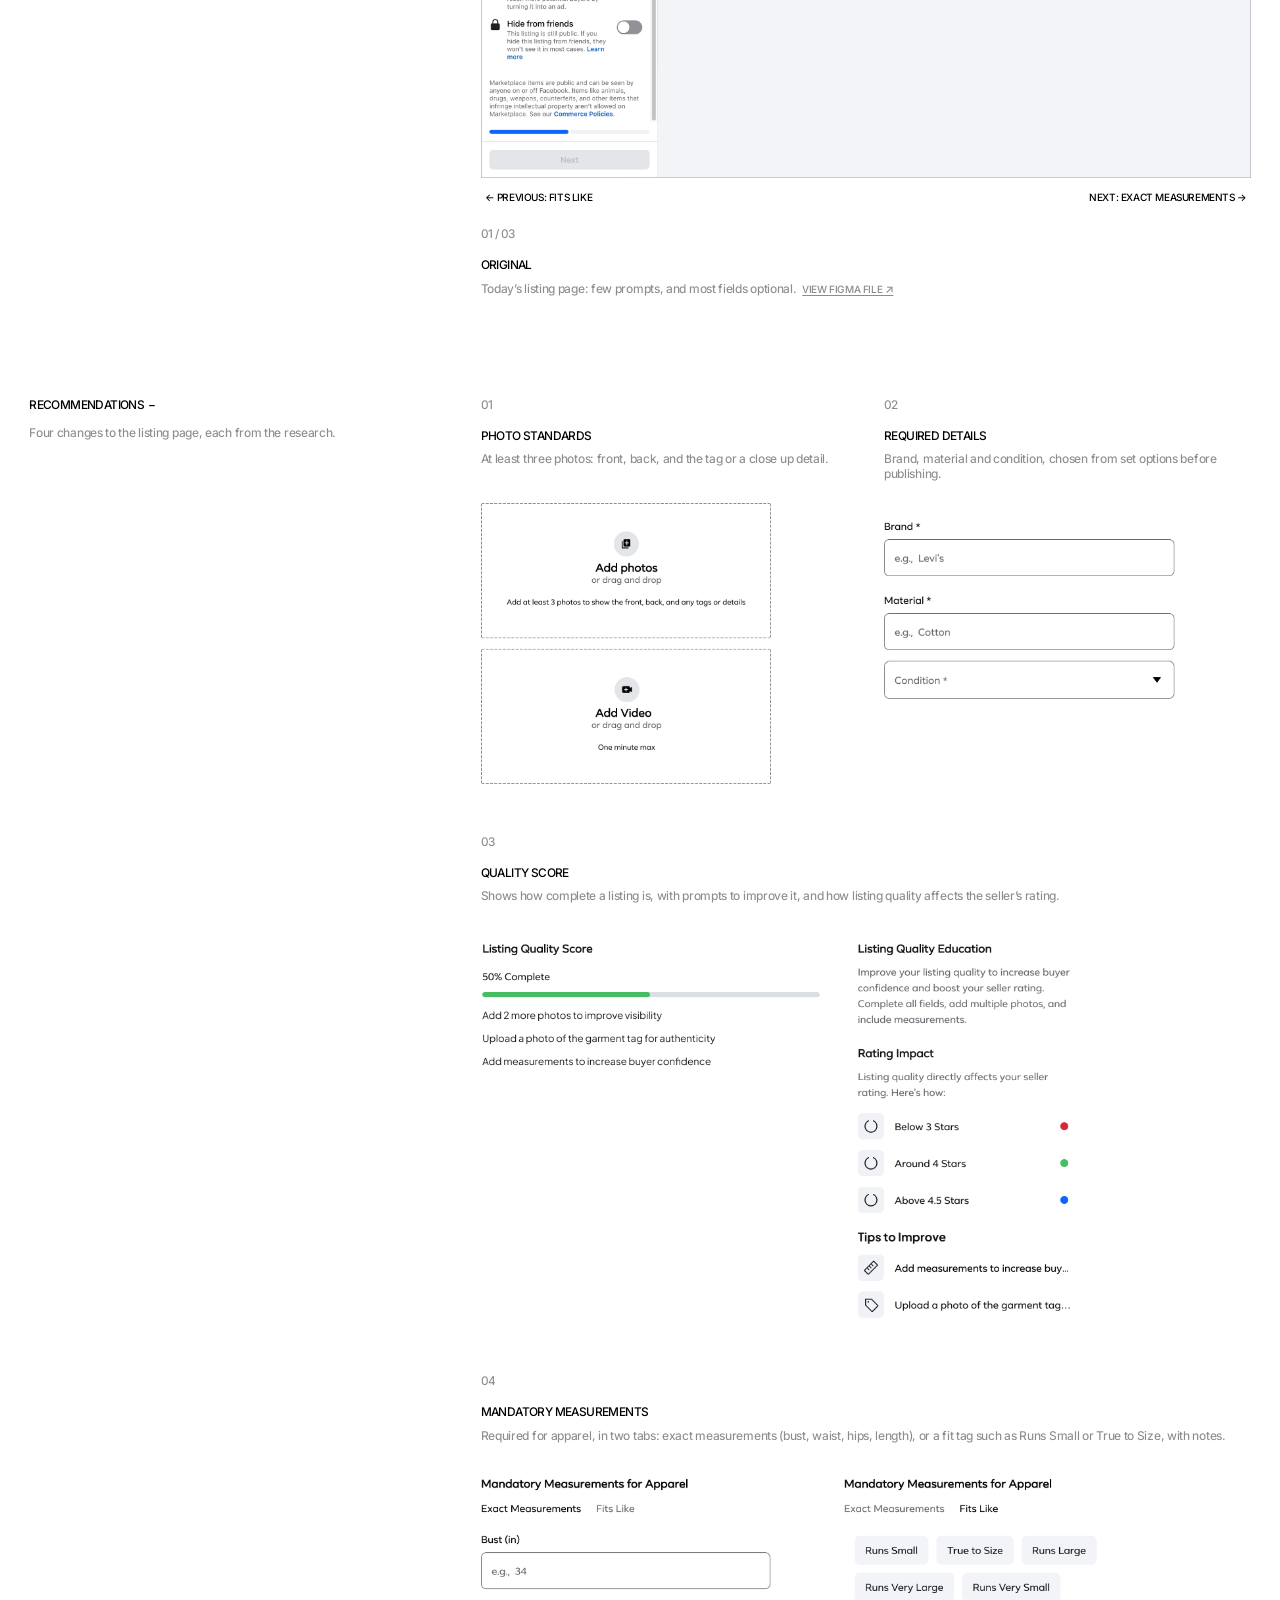
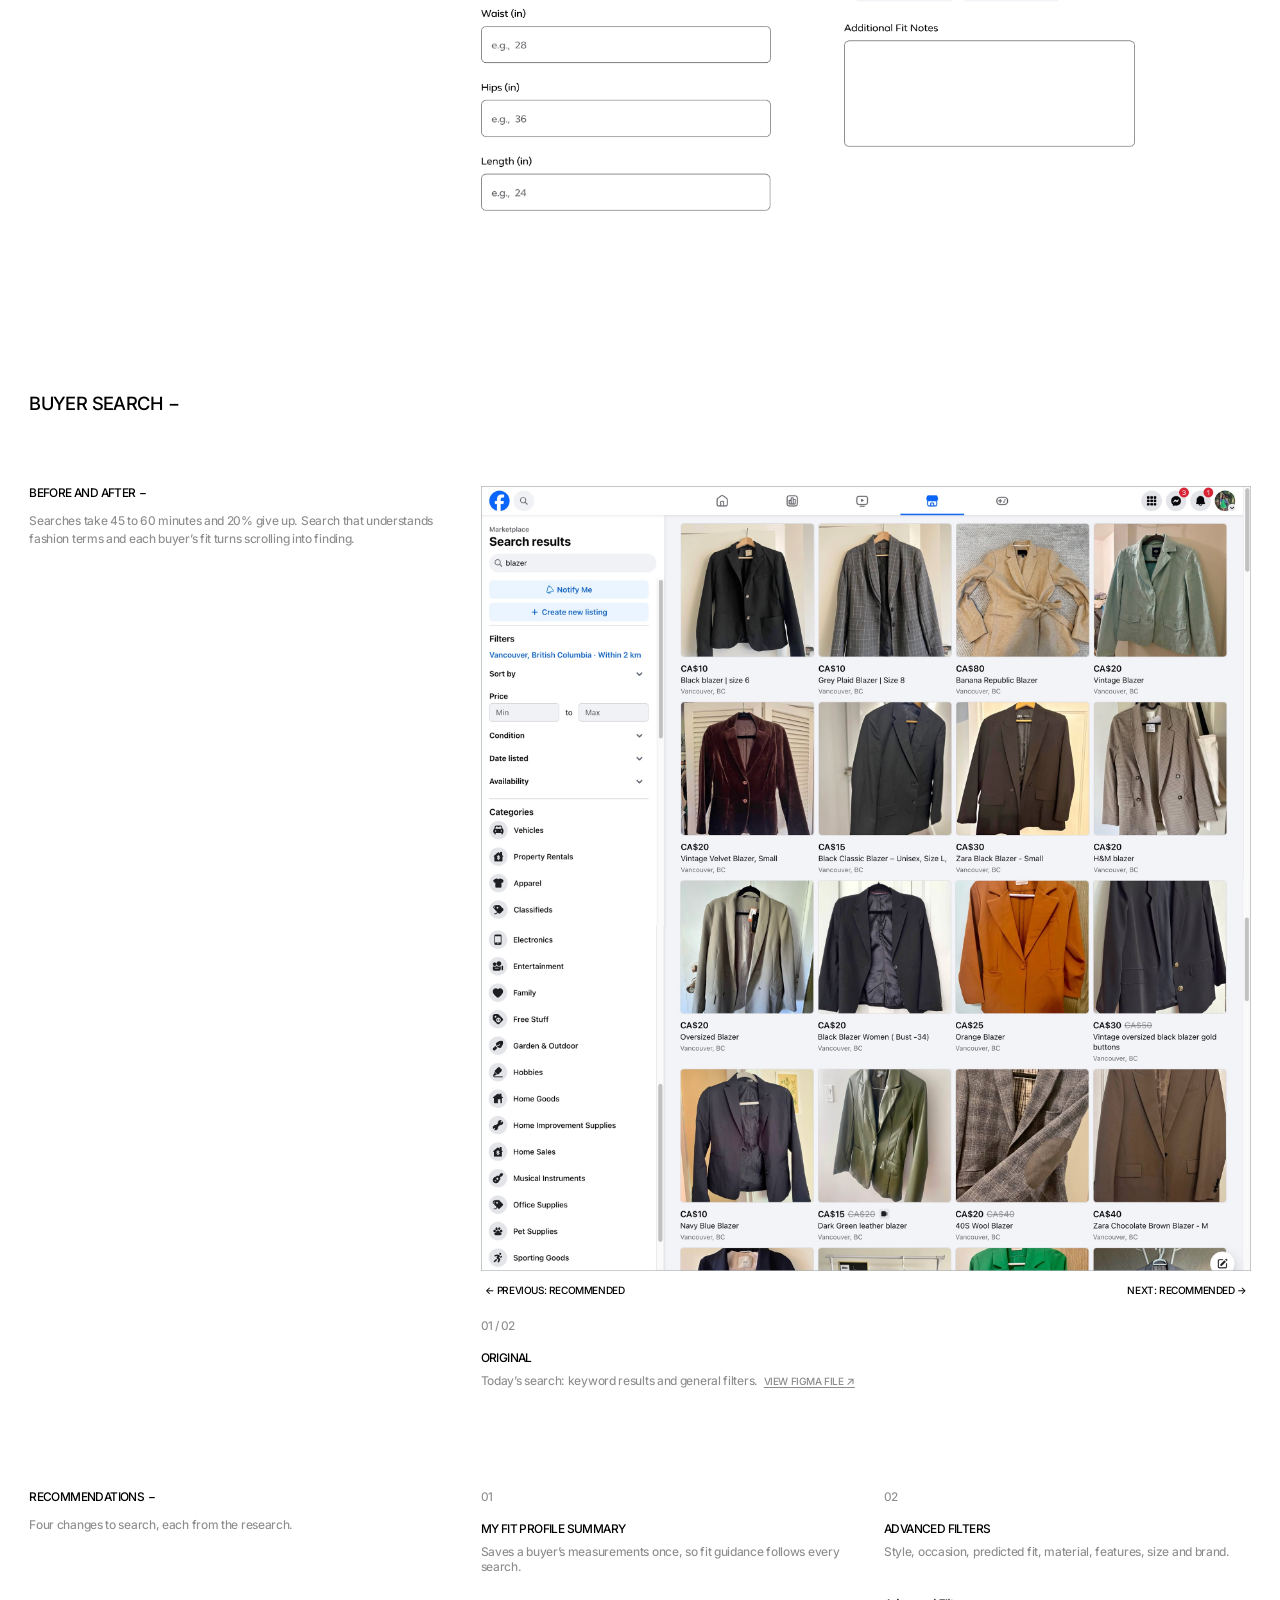
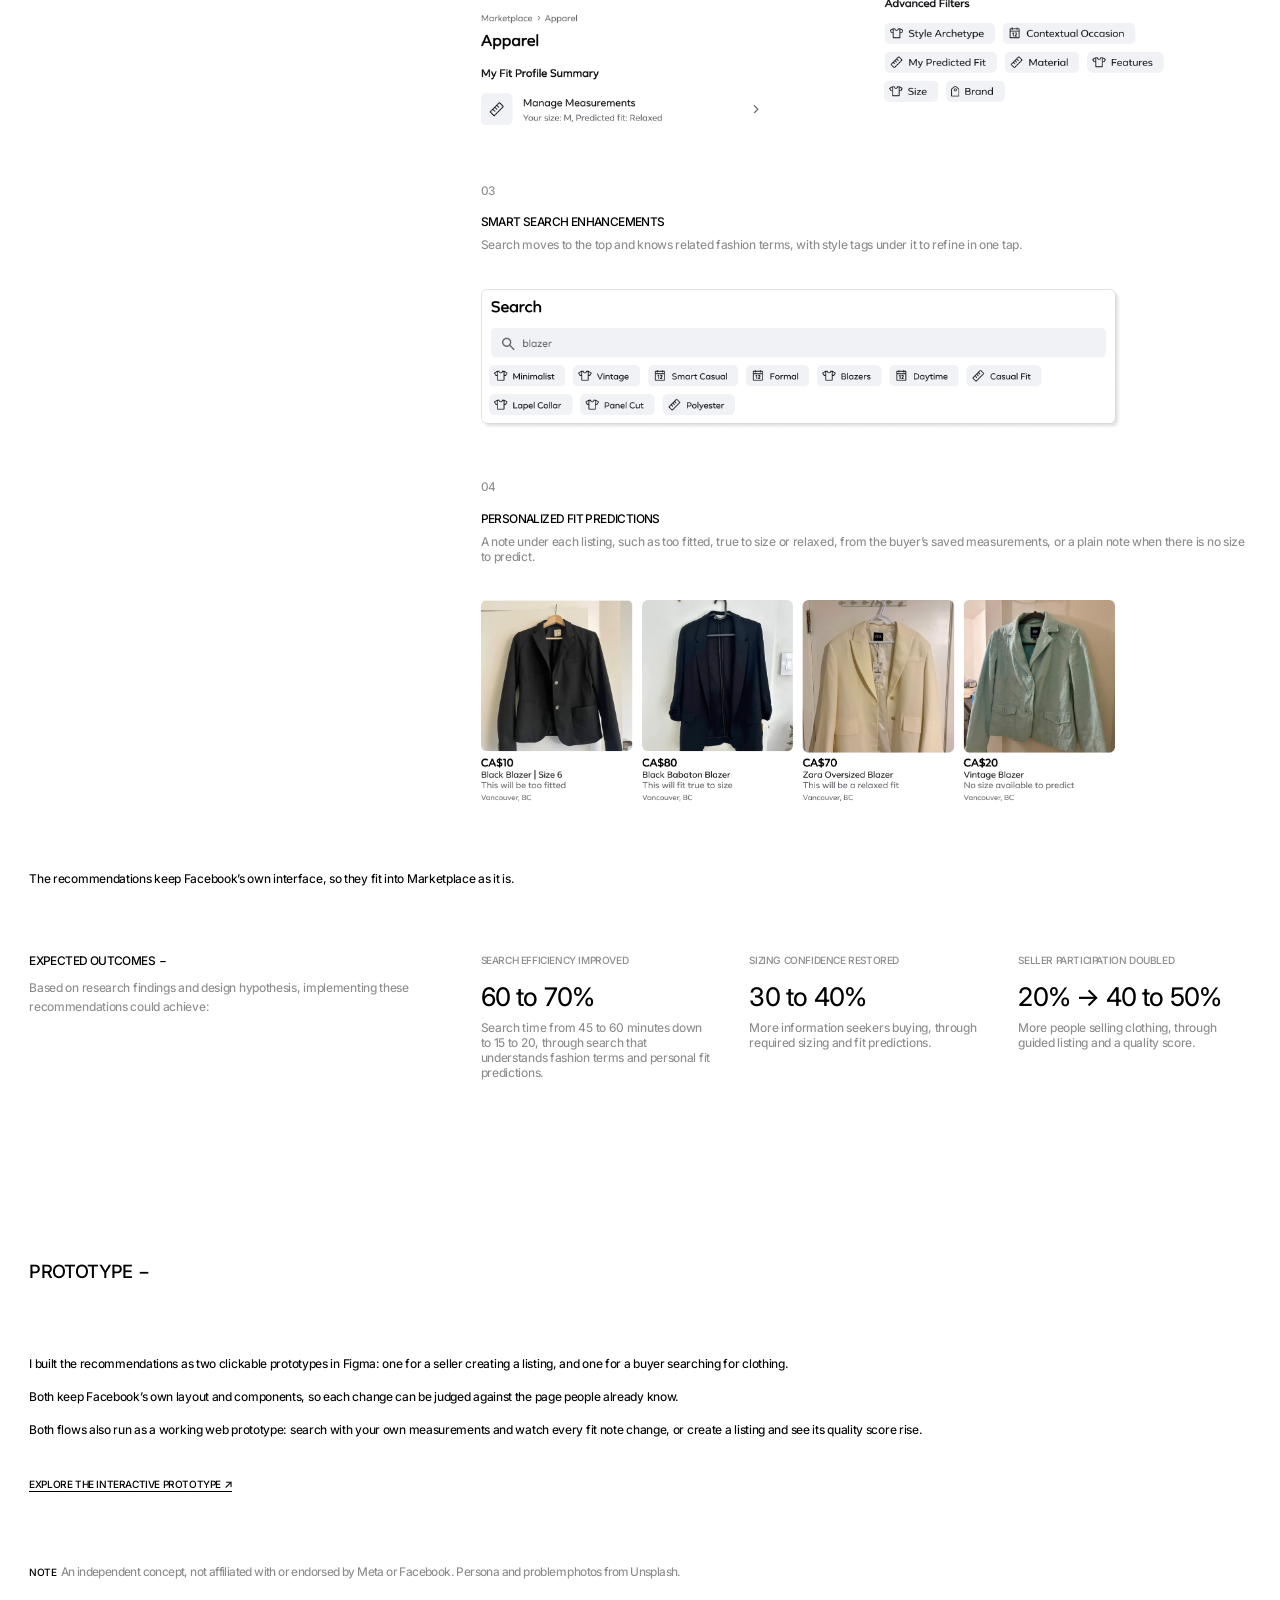
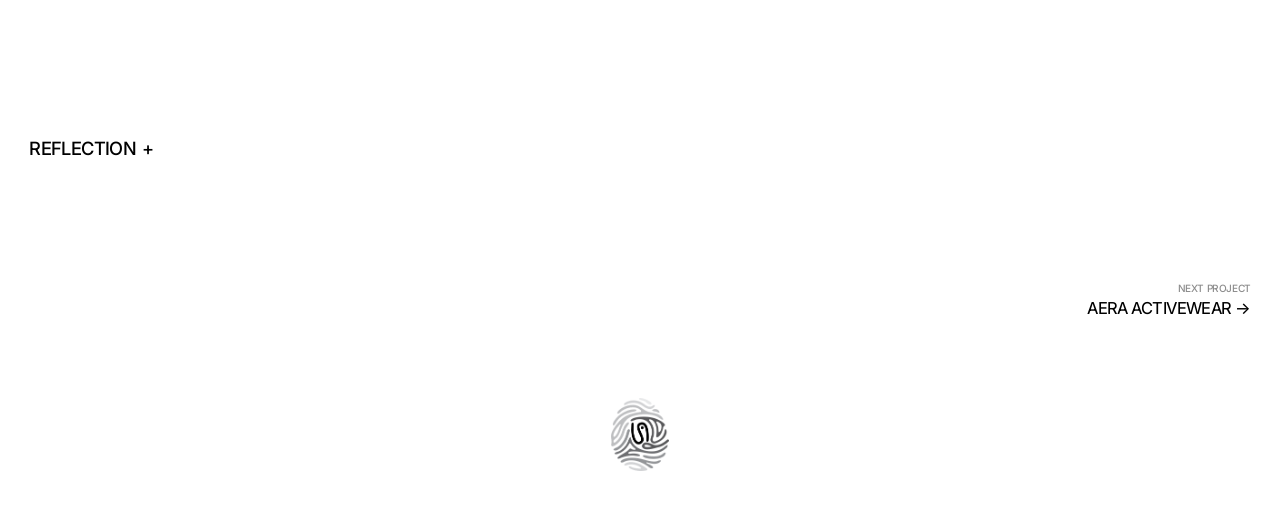
<file: facebook-marketplace.html>
<!DOCTYPE html>
<html lang="en">
<head>
<meta charset="UTF-8">
<meta name="viewport" content="width=device-width, initial-scale=1.0">
<title>Facebook Marketplace, Shrin Roymoulik</title>
<meta name="description" content="Facebook Marketplace clothing discovery: a 12 week solo UX research project on search and sizing for secondhand clothing, with design recommendations for sellers and buyers. An independent concept.">
<!-- Link preview when the page is shared: images/share/preview.jpg, 1200 by 630 -->
<meta property="og:type" content="website">
<meta property="og:site_name" content="Shrin Roymoulik">
<meta property="og:url" content="https://shrinroym.com/facebook-marketplace.html">
<meta property="og:title" content="Facebook Marketplace, Shrin Roymoulik">
<meta property="og:description" content="Facebook Marketplace clothing discovery: a 12 week solo UX research project on search and sizing for secondhand clothing, with design recommendations for sellers and buyers. An independent concept.">
<meta property="og:image" content="https://shrinroym.com/images/share/preview.jpg">
<meta property="og:image:width" content="1200">
<meta property="og:image:height" content="630">
<meta property="og:image:alt" content="Shrin Roymoulik's fingerprint logo">
<meta name="twitter:card" content="summary_large_image">
<link rel="icon" type="image/png" sizes="32x32" href="images/favicon-32.png?v=3">
<link rel="icon" type="image/png" sizes="192x192" href="images/favicon-192.png?v=3">
<link rel="apple-touch-icon" href="images/apple-touch-icon.png?v=2">
<link href="https://fonts.googleapis.com/css2?family=Inter:wght@300..600&display=swap" rel="stylesheet">
<link rel="stylesheet" href="styles.css?v=46">
<style>
/* Facebook Marketplace only. Most rules match circuvo.html's page styles, so the three case studies read the same. */
/* The Figma link right under the hero media, right aligned, styled like the flow viewer's Next button */
.hero-site-link { display: table; margin: max(12px, calc(16 * var(--s))) 0 0 auto; padding: 3px 6px; background: #fff; color: #000; text-decoration: none; font-size: max(11px, calc(13 * var(--s))); line-height: max(13px, calc(14 * var(--s))); font-weight: 480; letter-spacing: -0.6px; text-transform: uppercase; transition: background-color 0.15s ease; }
.hero-site-link:hover, .hero-site-link:focus-visible { background: var(--neon); outline: none; }
.laptop-screen video { width: 100%; aspect-ratio: 1920 / 1104; object-fit: cover; display: block; }
.hero-row { display: flex; justify-content: space-between; align-items: center; margin-top: max(12px, calc(16 * var(--s))); }
.hero-single .hero-vid { width: 90.6%; margin: max(24px, calc(56 * var(--s))) auto 0; } /* the laptop, as wide as the section nav from PROBLEM to REFLECTION, centred on the page (Shrin, 2026-11-15) */
@media (max-width: 600px) {
  .hero-single .hero-vid { width: 100%; }
}
.hero-single .hero-row .vid-toggle { position: static; top: auto; display: inline-flex; align-items: center; gap: 6px; font-size: max(10px, calc(11 * var(--s))); line-height: max(12px, calc(13 * var(--s))); padding: 3px 6px; }
/* The mark sits beside the word: || PAUSE, ▶ PLAY (Shrin, 2026-11-15), on every screen size */
.hero-single .hero-row .vid-toggle::before { content: "\275A\275A"; font-size: 8px; letter-spacing: 1px; line-height: 1; }
.hero-single .hero-row .vid-toggle:not(.is-playing)::before { content: "\25B6\FE0E"; font-size: 9px; letter-spacing: 0; }
.hero-row .hero-site-link { margin: 0; }
/* Laptop frame around the hero video, drawn in CSS (Shrin, 2026-11-15): dark screen bezel with a camera dot, light aluminium base wider than the screen. Generic, no logo. */
.laptop { margin: 0 auto; }
.laptop-screen { position: relative; width: 86%; margin: 0 auto; box-sizing: border-box; background: #111; padding: max(8px, calc(16 * var(--s))) max(8px, calc(16 * var(--s))) max(10px, calc(20 * var(--s))); border-radius: max(10px, calc(20 * var(--s))) max(10px, calc(20 * var(--s))) 0 0; box-shadow: inset 0 0 0 max(1px, calc(2 * var(--s))) #2b2b2d; }
.laptop-screen::before { content: ""; position: absolute; top: max(3px, calc(6 * var(--s))); left: 50%; width: max(4px, calc(6 * var(--s))); height: max(4px, calc(6 * var(--s))); margin-left: calc(max(4px, calc(6 * var(--s))) / -2); border-radius: 50%; background: #2e3236; }
.laptop-screen .media { border-radius: 0; background: #fff; }
.laptop-base { position: relative; height: max(8px, calc(18 * var(--s))); background: linear-gradient(#e4e5e7 0%, #d2d4d7 45%, #a9acb0 100%); border-radius: 0 0 max(8px, calc(22 * var(--s))) max(8px, calc(22 * var(--s))) / 0 0 max(6px, calc(14 * var(--s))) max(6px, calc(14 * var(--s))); box-shadow: 0 max(2px, calc(4 * var(--s))) max(6px, calc(14 * var(--s))) rgba(0,0,0,.12); }
.laptop-base::before { content: ""; position: absolute; top: 0; left: 50%; width: 14%; transform: translateX(-50%); height: 45%; background: #b9bcc0; border-radius: 0 0 max(4px, calc(10 * var(--s))) max(4px, calc(10 * var(--s))); }
@media (max-width: 600px) {
  /* Phones: the laptop frame in the same proportions as on desktop and tablet (it was about three times chunkier, Shrin 2026-11-15) */
  .laptop-screen { padding: 4px 4px 5px; border-radius: 7px 7px 0 0; box-shadow: inset 0 0 0 1px #2b2b2d; }
  .laptop-screen::before { top: 1.5px; width: 2px; height: 2px; margin-left: -1px; }
  .laptop-base { height: 6px; border-radius: 0 0 8px 8px / 0 0 5px 5px; box-shadow: 0 2px 6px rgba(0,0,0,.12); }
  .laptop-base::before { border-radius: 0 0 3px 3px; }
}
.hero-single { padding-left: max(20px, calc(32 * var(--s))); padding-right: max(20px, calc(32 * var(--s))); margin-bottom: max(32px, calc(48 * var(--s))); }
@media (max-width: 820px) { .hero-single { padding-left: max(12px, calc(12 * var(--s))); padding-right: max(12px, calc(12 * var(--s))); } }
/* The large number in The problem and in Expected outcomes, at the title size */
.big-num { font-size: max(20px, calc(28 * var(--s))); line-height: max(22px, calc(29 * var(--s))); font-weight: 450; letter-spacing: -0.8px; color: var(--ink); margin-bottom: max(8px, calc(10 * var(--s))); }
.split-text .num-note { margin-bottom: max(20px, calc(28 * var(--s))); }
@media (max-width: 820px) { .big-num { font-size: max(16px, calc(18 * var(--s))); line-height: max(18px, calc(19 * var(--s))); } }
.outcomes .find-n { text-transform: uppercase; }
.find .big-num { margin-top: max(10px, calc(14 * var(--s))); }
/* Outcome's neon "60 to 70%" jumps to Expected outcomes (#outcomes); plain text, underlined on hover (same as Aera's Shopify store link) */
.hi-link { color: inherit; text-decoration: none; }
.hi-link:hover, .hi-link:focus-visible { text-decoration: underline; text-underline-offset: 2px; outline: none; }
/* Empty slot shapes until Shrin's HD PNGs arrive */
.media.is-empty.r-photo { aspect-ratio: 3/2; }
.photo-pair { display: grid; grid-template-columns: 1fr 1fr; gap: max(8px, calc(16 * var(--s))); }
.media.board-vid video { aspect-ratio: 1840 / 1080; object-fit: cover; }
/* Phones: the small play / pause mark sits under the board video (shared .vid-out rule), so leave room for it */
@media (max-width: 600px) { .board-split figure { margin-bottom: max(28px, calc(30 * var(--s))); } }
/* Personas: a 4:5 portrait above each one, then the quote under the description */
.persona-photo { display: block; width: max(140px, calc(220 * var(--s))); height: auto; aspect-ratio: 4 / 5; object-fit: cover; margin-bottom: max(16px, calc(20 * var(--s))); }
.persona-q { margin-top: max(14px, calc(18 * var(--s))); }
.persona-q .block-text { color: var(--ink); margin-bottom: 0; }
/* Recommendations: Original / Recommended page viewer (uses the shared flow viewer, like Circuvo's Design decisions) */
/* Shrin's page exports carry their own thin grey edge, so the viewer adds no frame. Each page shows whole at its own shape. */
.dd-stage .dd-page { background: #fff; }
.dd-stage .dd-page.is-empty { aspect-ratio: 2400 / 2303; background: #ece9e6; }
.dd-nav { display: flex; justify-content: space-between; gap: 16px; margin-top: max(8px, calc(12 * var(--s))); }
.dd-stage .flow-prev { background: #fff; color: #000; border: 0; font-family: inherit; font-weight: 480; text-transform: uppercase; cursor: pointer; padding: 2px 4px; font-size: max(10px, calc(11 * var(--s))); line-height: max(12px, calc(13 * var(--s))); letter-spacing: -0.4px; }
.dd-stage .flow-prev:hover, .dd-stage .flow-prev:focus-visible { background: var(--neon); outline: none; }
.dd-stage .flow-next { position: static; display: block; margin: 0 0 0 auto; padding: 2px 4px; font-size: max(10px, calc(11 * var(--s))); line-height: max(12px, calc(13 * var(--s))); letter-spacing: -0.4px; }
.media.scroll-shot.dd-page { aspect-ratio: 3 / 2; }
.media.scroll-shot.dd-page.seller-page { aspect-ratio: 2400 / 2303; }
.media.scroll-shot.dd-page.buyer-page { aspect-ratio: 2400 / 2444; }
/* Recommendations (Shrin, 2026-11-15): like Four themes, heading left and a 2 by 2 grid right. Each element sits in a 4:3 space, no outline, left aligned with its heading and starting at the top (Shrin). */
.rec-finds .finds { align-items: stretch; }
.rec-finds .find { display: flex; flex-direction: column; }
.rec-finds .find.rec-full { grid-column: 1 / -1; }
/* Elements show at their natural size so every HD PNG is at the same scale (PNGs at 36% of their pixel width, so text inside an image, about 11px, stays smaller than the item headings; the remaining old crops matched to that), left aligned under the heading. Each item reads number, heading, description, then the image (Shrin). */
.rec-tile { flex: 1 0 auto; display: flex; align-items: flex-start; justify-content: flex-start; gap: max(16px, calc(24 * var(--s))); margin: max(24px, calc(40 * var(--s))) 0 0; }
.rec-tile img { display: block; height: auto; max-width: 100%; }
/* The two Mandatory Measurements tabs get more breathing room between them (Shrin) */
.rec-tile.rec-pair { gap: max(40px, calc(80 * var(--s))); }
.rec-tile.rec-pair img { max-width: calc(50% - max(20px, calc(40 * var(--s)))); }
.dd-page img { display: block; width: 100%; height: auto; }
.dd-text .find:not(:has(.flow-pick.on)) { display: none; }
.dd-text .find { max-width: 62%; }
/* View Figma file sits on the same line, right after each viewer caption (Shrin) */
/* Caps and grey like the other labels (Shrin, 2026-11-15) */
.dd-text .dd-figma { display: inline; margin: 0 0 0 0.3em; padding: 0; font-size: max(11px, calc(13 * var(--s))); font-weight: 480; letter-spacing: -0.6px; text-transform: uppercase; color: var(--grey, #8c8c8c); border: 0; text-decoration: underline; text-underline-offset: 2px; }
.dd-text .dd-figma:hover, .dd-text .dd-figma:focus-visible { background: var(--neon); outline: none; }
.dd-text .flow-pick, .dd-text .flow-pick.on, .dd-text .flow-pick:hover { color: #000; background: none; cursor: default; }
@media (max-width: 820px) { .dd-text .find { max-width: none; } }
/* The viewer caption sits close under its Next button; a clearly bigger gap separates it from the Recommendations block below */
.dd-flows .dd-stage { margin-bottom: max(16px, calc(24 * var(--s))); }
.rec-finds { margin-top: max(64px, calc(112 * var(--s))); margin-bottom: max(48px, calc(72 * var(--s))); }
/* Tablet: slightly smaller nav text and gap so the eight links (with "Thematic Analysis" and "Recommendations") stay on one line at standard tablet width */
@media (min-width: 601px) and (max-width: 820px) { .section-nav { column-gap: 8px; } .section-nav a { font-size: 12.5px; } }
.proto-links .proto-link { margin-right: max(12px, calc(20 * var(--s))); }
</style>
</head>
<body id="top">

<!-- TOP BAR -->
<header class="top-bar">
  <nav class="top-bar-left">
    <a href="index.html">Home</a>
    <a href="index.html#info">Info</a>
    <a class="ext" href="https://shrin-roym.com/" target="_blank" rel="noopener" aria-label="Apparel (opens in a new tab)">Apparel</a>
    <a class="ext" href="https://drive.google.com/file/d/1lygn7vUDFMzx4JG56A4LxJSln4eozi_1/view?usp=sharing" target="_blank" rel="noopener" aria-label="Resume (opens in a new tab)">Resume</a>
  </nav>
</header>

<div class="page">

  <!-- HERO -->
  <div class="hero">
    <div class="hero-left">
      <h1 class="hero-title">Facebook Marketplace</h1>
      <div class="hero-sub">
        UX Research, Design <span class="ld"></span> 2025
      </div>
    </div>
    <div class="hero-right">
      <p class="hero-summary">
        Facebook Marketplace is where many Canadians buy secondhand, but clothing is hard to find and harder to size. On my own, over 12 weeks, I researched why, then designed recommendations for how sellers list and how buyers search. An independent concept.
      </p>
    </div>
  </div>

  <!-- FACTS ROW -->
  <div class="facts">
    <div class="fact">
      <div class="fact-label">Role</div>
      <div class="fact-value">UX Researcher and Designer</div>
    </div>
    <div class="fact">
      <div class="fact-label">Timeline</div>
      <div class="fact-value">12 weeks</div>
    </div>
    <div class="fact">
      <div class="fact-label">Tools</div>
      <div class="fact-value">Figma, Tally, Miro, Google Docs, Claude</div>
    </div>
    <div class="fact">
      <div class="fact-label">Outcome</div>
      <div class="fact-value"><span class="o-long">Recommendations designed to cut search time by <a class="hi hi-link" href="#outcomes">60 to 70%</a> and double seller participation.</span><span class="o-short">Designed to cut search time by <a class="hi hi-link" href="#outcomes">60 to 70%</a>.</span></div>
    </div>
  </div>

  <!-- HERO MEDIA -->
  <div class="hero-media">
    <div class="hero-single">
      <!-- Hero video (Shrin, 2026-11-15): her screen recording of the coded prototype's seller listing page ("Facebook marketplace/Website/Untitled - 15 November 2026 at 20.29.24.mp4", 3756 by 2160, 25 s, silent), trimmed 4 px off the top and 6 px off the right (screen capture lines) and re-encoded at 1920 by 1104, 6 Mbps, fast start, 7.9 MB. Poster is its first frame. Shared video script: muted loop while on screen, Pause / Play. White box with a light grey frame so the white page keeps its edges, like Circuvo's Live Build video. -->
      <div class="hero-vid"><div class="laptop"><div class="laptop-screen"><div class="media"><video id="heroVid" muted loop playsinline preload="auto" poster="images/case-studies/facebook-marketplace/fbm-hero-poster.jpg" src="images/case-studies/facebook-marketplace/fbm-hero.mp4" aria-label="Walking through the interactive prototype: creating a clothing listing, adding measurements and a fit tag, and watching the listing quality score rise"></video></div></div><div class="laptop-base" aria-hidden="true"></div></div>
      <!-- Opens the coded prototype (Shrin, 2026-11-15), a relative link -->
      <!-- Pause / Play sits outside the laptop, left, on the same line as the prototype link (Shrin, 2026-11-15); the wrapper carries .hero-vid so the shared script finds both -->
      <div class="hero-row"><button type="button" class="vid-toggle">Pause</button><a href="prototypes/facebook-marketplace-prototype.html" target="_blank" rel="noopener" class="hero-site-link">Interactive prototype &#8599;</a></div></div>
    </div>
  </div>

  <!-- SECTION NAV -->
  <nav class="section-nav">
    <a href="#problem">Problem</a>
    <a href="#research">Research</a>
    <a href="#analysis">Thematic Analysis</a>
    <a href="#personas">Personas</a>
    <a href="#seller">Seller Listings</a>
    <a href="#buyer">Buyer Search</a>
    <a href="#prototype">Prototype</a>
    <a href="#reflection">Reflection</a>
  </nav>

  <!-- THE PROBLEM -->
  <div class="section" id="problem">
    <div class="block-label"><button type="button" class="sec-toggle" aria-expanded="true" aria-controls="problem-body">The problem</button></div>
    <div class="sec-body" id="problem-body">

    <div class="duo">
      <details class="xp">
        <summary><h2 class="sub-head">The approach</h2></summary>
        <div class="xp-body">
          <p class="block-text">A mixed methods study, run on my own: a survey of 10 people for the numbers, 3 interviews for the reasons, and 2 observation sessions to see what people actually do.</p>
          <p class="block-text">Most participants were in Vancouver, shopping for secondhand clothing on Marketplace.</p>
        </div>
      </details>
      <details class="xp">
        <summary><h2 class="sub-head">The gap</h2></summary>
        <div class="xp-body">
          <p class="block-text">Marketplace is treated as a place to browse, not to shop for clothing with intent. When fit matters, people go to a store instead.</p>
          <p class="block-text">Search only matches keywords, so it misses fashion terms and intent. Finding something can mean 45 to 60 minutes of scrolling.</p>
          <p class="block-text">Many listings have no size, clear photos or condition notes. 30% of people I surveyed named sizing as their biggest barrier, and 80% don&#8217;t sell clothing at all because listing feels too complex.</p>
        </div>
      </details>
    </div>

    <div class="split">
      <figure>
        <!-- Problem photos (Shrin, 2026-11-15, Unsplash): two tall photos side by side, same 3:4 crop, filling the 65% column -->
        <div class="photo-pair">
          <div class="media" data-file="fbm-problem.jpg"><img src="images/case-studies/facebook-marketplace/fbm-problem.jpg" width="1077" height="1436" alt="A woman sitting buried to the waist in a huge heap of colourful secondhand clothes, only her legs sticking out at the front." loading="lazy"></div>
          <div class="media" data-file="fbm-problem-2.jpg"><img src="images/case-studies/facebook-marketplace/fbm-problem-2.jpg" width="1077" height="1436" alt="A woman carrying an armful of knitwear, tulle and scarves piled so high that it hides her face." loading="lazy"></div>
        </div>
        <figcaption class="cap">So much clothing, so little to tell you what will fit.</figcaption>
      </figure>
      <div class="split-text">
        <blockquote class="client-quote"><p class="block-text" style="color: var(--ink);">&#8220;How can Facebook Marketplace&#8217;s clothing search be redesigned to address algorithm inadequacy and size related purchase anxiety while improving fashion discovery for Canadian users?&#8221;</p></blockquote>
      </div>
    </div>

    </div>
  </div>

  <!-- RESEARCH: Survey, Interviews, Observation sessions (the board moved to Thematic Analysis, Shrin 2026-11-15) -->
  <div class="section is-closed" id="research"><!-- starts minimised so the page reads lighter; + opens it, and the section nav reopens it (Shrin, 2026-11-15) -->
    <div class="block-label"><button type="button" class="sec-toggle" aria-expanded="false" aria-controls="research-body">Research</button></div>
    <div class="sec-body" id="research-body">

    <!-- Survey -->
    <div class="mirror sub-block" style="margin-bottom: max(48px, calc(72 * var(--s)));">
      <div class="mirror-text">
        <h2 class="sub-head"><button type="button" class="sub-toggle" aria-expanded="true">Survey</button></h2>
        <p class="block-text" style="margin-bottom:0;">I ran a survey on how people search for clothing on Marketplace, what worries them about size, which filters they want and why they don&#8217;t sell. 10 people answered, so I used it as a baseline to explore in interviews.</p>
        <a href="https://tally.so/r/wgBbPP" target="_blank" rel="noopener" class="proto-link" style="margin-top: max(16px, calc(20 * var(--s))); margin-bottom: 0;">View survey <span class="arw">↗</span></a>
      </div>
      <div class="finds">
        <div class="find">
          <div class="find-n">01</div>
          <h3 class="find-t">Sizing comes first</h3>
          <p class="find-p">30% named sizing as their main concern when buying clothing on Marketplace.</p>
        </div>
        <div class="find">
          <div class="find-n">02</div>
          <h3 class="find-t">Measure, don&#8217;t guess</h3>
          <p class="find-p">50% want to filter listings by measurements.</p>
        </div>
        <div class="find">
          <div class="find-n">03</div>
          <h3 class="find-t">Search lets people down</h3>
          <p class="find-p">20% have given up on a search because the results were poor.</p>
        </div>
        <div class="find">
          <div class="find-n">04</div>
          <h3 class="find-t">Selling feels too hard</h3>
          <p class="find-p">80% don&#8217;t sell clothing because listing it feels too complex.</p>
        </div>
      </div>
    </div>

    <!-- Interviews -->
    <div class="mirror sub-block" style="margin-bottom: max(48px, calc(72 * var(--s)));">
      <div class="mirror-text">
        <h2 class="sub-head"><button type="button" class="sub-toggle" aria-expanded="true">Interviews</button></h2>
        <p class="block-text" style="margin-bottom:0;">Three interviews of 25 to 30 minutes, with a project manager, a UX/UI designer and a UX student who also designs websites, on how they shop, decide and work around the platform.</p>
      </div>
      <div class="finds">
        <div class="find">
          <div class="find-n">01</div>
          <h3 class="find-t">One photo isn&#8217;t enough</h3>
          <p class="find-p">Single photos, no brand, no material and vague condition labels. One unclear photo is reason enough to scroll past.</p>
        </div>
        <div class="find">
          <div class="find-n">02</div>
          <h3 class="find-t">Sizes aren&#8217;t standard</h3>
          <p class="find-p">&#8220;Size small but fits like medium&#8221; tells a buyer nothing they can use.</p>
        </div>
        <div class="find">
          <div class="find-n">03</div>
          <h3 class="find-t">Buyers do the work</h3>
          <p class="find-p">One keeps their own measurements in a notes app, just for Marketplace: data sellers could give but don&#8217;t.</p>
        </div>
        <div class="find">
          <div class="find-n">04</div>
          <h3 class="find-t">Touch still matters</h3>
          <p class="find-p">Some would rather feel the fabric in person before they buy.</p>
        </div>
      </div>
    </div>

    <!-- Observation sessions: two people searching for real clothing on today's Marketplace (not tests of the recommendations) -->
    <div class="mirror sub-block" style="margin-bottom: max(48px, calc(72 * var(--s)));">
      <div class="mirror-text">
        <h2 class="sub-head"><button type="button" class="sub-toggle" aria-expanded="true">Observation sessions</button></h2>
        <p class="block-text" style="margin-bottom:0;">I watched 2 people search for real clothing on Marketplace, to see where they refine, skip or give up, rather than relying on what they say.</p>
        <blockquote class="client-quote persona-q"><p class="block-text">&#8220;Without sizing, I can&#8217;t even consider an item regardless of how appealing it looks visually or how reasonable the price seems.&#8221;</p><p class="quote-src">Nicole, observation session</p></blockquote>
      </div>
      <div class="finds">
        <div class="find">
          <div class="find-n">01</div>
          <h3 class="find-t">Nicole</h3>
          <p class="find-p">Looking for an interview outfit on a $75 budget. Skipped listings without a size, then switched to brand names when style words failed.</p>
        </div>
        <div class="find">
          <div class="find-n">02</div>
          <h3 class="find-t">Ayushi</h3>
          <p class="find-p">Tried to judge whether a vintage size L leather jacket would give a slightly oversized look, and found no way to tell without trying it on.</p>
        </div>
      </div>
    </div>

    </div>
  </div>

  <!-- THEMATIC ANALYSIS (anchor #analysis; Shrin 2026-11-15): the Miro board video with the research question, Four themes, then the opportunity line -->
  <div class="section" id="analysis">
    <div class="block-label"><button type="button" class="sec-toggle" aria-expanded="true" aria-controls="analysis-body">Thematic Analysis</button></div>
    <div class="sec-body" id="analysis-body">

    <div class="split r75 board-split" style="margin-top:0;">
      <figure>
        <!-- Miro board walkthrough (Shrin, 2026-11-15): "Working Portfolio/Thematic.mp4" (1840 by 1080, 20 s, silent, 29 MB), re-encoded with Swift AVAssetWriter at 5 Mbps,
             moov first (12.8 MB). Poster is its first frame. Shared video script: muted loop while on screen, Pause / Play, starts paused with reduced motion. -->
        <div class="media hero-vid board-vid vid-out"><video muted loop playsinline preload="none" poster="images/case-studies/facebook-marketplace/fbm-thematic-poster.jpg" src="images/case-studies/facebook-marketplace/fbm-thematic.mp4" aria-label="Walkthrough of the Miro thematic analysis board: the research question, sticky notes from surveys, interviews and think aloud sessions, four theme groups, and the four final themes"></video><button type="button" class="vid-toggle" aria-label="Pause video">Pause</button></div>
      </figure>
      <div class="split-text">
        <div class="client-quote"><p class="block-text" style="color: var(--ink);">&#8220;How can Facebook Marketplace&#8217;s clothing search be redesigned to address algorithm inadequacy and size related purchase anxiety while improving fashion discovery for Canadian users?&#8221;</p><a href="https://miro.com/app/live-embed/uXjVJtAW_IM=/?embedMode=view_only_without_ui&amp;moveToViewport=-7370%2C-6146%2C16417%2C9348&amp;embedId=842326250493" target="_blank" rel="noopener" class="proto-link" style="margin-top: max(16px, calc(20 * var(--s))); margin-bottom: 0;">View Miro board <span class="arw">↗</span></a></div>
      </div>
    </div>


    <!-- Four themes: the final themes from the Miro board, with what each maps to (from the board's "How it maps to the codes?" notes). They replaced From notes to themes and Insights (Shrin, 2026-11-15). -->
    <div class="mirror sub-block" style="margin-bottom: max(48px, calc(72 * var(--s)));">
      <div class="mirror-text">
        <h2 class="sub-head"><button type="button" class="sub-toggle" aria-expanded="true">Four themes</button></h2>
        <p class="block-text" style="margin-bottom:0;">I coded what people said and did across the survey, interviews and think aloud sessions, then grouped the codes into four themes. They decide what the recommendations fix, and what they can&#8217;t.</p>
      </div>
      <div class="finds">
        <div class="find">
          <div class="find-n">01</div>
          <h3 class="find-t">Size Verification Barriers</h3>
          <p class="find-p">Missing or inconsistent size information, no standard and no try on. Buyers make up for it with brand knowledge and their own measurements, and 50% want to filter by measurements.</p>
        </div>
        <div class="find">
          <div class="find-n">02</div>
          <h3 class="find-t">Search Algorithm Inadequacy</h3>
          <p class="find-p">Search misreads generic and fashion terms, returns the wrong categories and offers no personal filters. People search again and again, and 20% give up.</p>
        </div>
        <div class="find">
          <div class="find-n">03</div>
          <h3 class="find-t">Listing Information Gaps</h3>
          <p class="find-p">Incomplete photos, missing descriptors, vague condition labels and vague seller replies. 80% don&#8217;t list clothing at all because it feels too complex.</p>
        </div>
        <div class="find">
          <div class="find-n">04</div>
          <h3 class="find-t">Physical Shopping Preference</h3>
          <p class="find-p">Some need to touch and try on before buying, and no return option adds risk. Better data can&#8217;t fully replace that.</p>
        </div>
      </div>
    </div>
    <p class="block-text opp-line">Information seekers will buy when the data is there. That is where design can help most.</p>
    </div>
  </div>

  <!-- PERSONAS (in place of User Flows): two kinds of shopper -->
  <div class="section" id="personas">
    <div class="block-label"><button type="button" class="sec-toggle" aria-expanded="true" aria-controls="personas-body">Personas</button></div>
    <div class="sec-body" id="personas-body">
    <div class="mirror sub-block" style="margin-bottom: max(48px, calc(72 * var(--s)));">
      <div class="mirror-text">
        <h2 class="sub-head"><button type="button" class="sub-toggle" aria-expanded="true">Two kinds of shopper</button></h2>
        <p class="block-text" style="margin-bottom:0;">Interviews and sessions showed two kinds of shopper, with very different chances of buying clothing online.</p>
      </div>
      <div class="finds">
        <div class="find">
          <!-- Persona photo (Shrin, 2026-11-15): Unsplash, Ilona Panych (ilona-panych-Un-aQWeFWQw-unsplash.jpg; replaced the Marco Chilese photo), cropped 4:5, 1000 by 1250, face size and eye height matched to Marcus -->
          <img class="persona-photo" src="images/case-studies/facebook-marketplace/fbm-persona-information-seeker.jpg?v=4" width="1000" height="1250" alt="Sandra George, information seeker persona: a woman with long wavy hair in a dark top" loading="lazy">
          <div class="find-n">01</div>
          <h3 class="find-t">Information seekers</h3>
          <p class="find-p">Deliberate shoppers who track measurements, question sellers and trust brands they know. What stops them is missing data, so they are the biggest opportunity.</p>
          <blockquote class="client-quote persona-q"><p class="block-text">&#8220;If sellers provided measurements and multiple photos, I would confidently purchase fitted items online.&#8221;</p><p class="quote-src">Sandra George, persona</p></blockquote>
        </div>
        <div class="find">
          <!-- Persona photo (Shrin, 2026-11-15): Unsplash, Nicolas Houdayer (nicolas-houdayer-Afx8CERBi6I-unsplash.jpg), cropped 4:5, 1000 by 1249 -->
          <img class="persona-photo" src="images/case-studies/facebook-marketplace/fbm-persona-experience-seeker.jpg" width="1000" height="1249" alt="Marcus Butler, experience seeker persona: a bearded man in round glasses" loading="lazy">
          <div class="find-n">02</div>
          <h3 class="find-t">Experience seekers</h3>
          <p class="find-p">They need to touch the fabric, see the drape and try it on. For fitted clothing, no amount of data replaces that.</p>
          <blockquote class="client-quote persona-q"><p class="block-text">&#8220;I need to touch the material and see the garment in three dimensions before committing to a purchase.&#8221;</p><p class="quote-src">Marcus Butler, persona</p></blockquote>
        </div>
      </div>
    </div>
    </div>
  </div>

  <!-- SELLER LISTINGS (anchor #seller; the Recommendations section split in two, Shrin 2026-11-15): intro, the seller page viewer, then its Recommendations -->
  <div class="section" id="seller">
    <div class="block-label"><button type="button" class="sec-toggle" aria-expanded="true" aria-controls="seller-body">Seller Listings</button></div>
    <div class="sec-body" id="seller-body">
    <div class="block">
      <p class="block-text" style="max-width: none;">My recommendations target the two places where things break: sellers creating a listing, and buyers searching for clothing. They focus on information seekers, and accept that experience seekers need more than a screen can give.</p>
    </div>

    <!-- Seller listing page: Original and Recommended in a page viewer (Previous / Next under it, like Circuvo's Design decisions) -->
    <div class="mirror sub-block" style="margin-top: max(32px, calc(48 * var(--s)));">
      <div class="mirror-text">
        <h2 class="sub-head"><button type="button" class="sub-toggle" aria-expanded="true">Before and after</button></h2>
        <p class="block-text" style="margin-bottom:0;">80% avoid selling clothing, and incomplete listings break search and sizing for everyone. Required details, with guidance as sellers go, fix both.</p>
      </div>
      <div class="flows dd-flows">
        <figure class="flow-stage dd-stage">
          <!-- Seller pages (Shrin, 2026-11-15), from "Product Builder/Facebook marketplace/", each saved 2400 wide on white, JPEG 85. The box takes the original page's shape; the taller recommended pages scroll inside it.
               Original Seller Listings Page.png (6056 by 5812); Recommended ... Measurements.png (6064 by 10112); Recommended ... Fit Like.png (6064 by 9708). -->
          <div class="media scroll-shot flow-slide dd-page seller-page is-on" tabindex="0" data-file="fbm-seller-original.jpg"><img src="images/case-studies/facebook-marketplace/fbm-seller-original.jpg" width="2400" height="2303" alt="Today's Marketplace Item for sale page: photo and video upload, then title, price, category, condition and description, with a preview on the right" loading="lazy"></div>
          <div class="media scroll-shot flow-slide dd-page seller-page" tabindex="0" data-file="fbm-seller-measurements.jpg"><img src="images/case-studies/facebook-marketplace/fbm-seller-measurements.jpg" width="2400" height="4002" alt="Recommended Item for sale page with Exact measurements selected: photo standards, required category, bust, waist, hips and length fields, required brand, material and condition, and a listing quality score" loading="lazy"></div>
          <div class="media scroll-shot flow-slide dd-page seller-page" tabindex="0" data-file="fbm-seller-fits-like.jpg"><img src="images/case-studies/facebook-marketplace/fbm-seller-fits-like.jpg" width="2400" height="3842" alt="Recommended Item for sale page with Fits like selected: fit tags Runs Small, True to Size, Runs Large, Runs Very Large and Runs Very Small, with additional fit notes" loading="lazy"></div>
          <div class="dd-nav"><button type="button" class="flow-prev">&#8592; Previous: Fits like</button><button type="button" class="flow-next">Next: Exact measurements &#8594;</button></div>
        </figure>
        <div class="dd-text">
          <div class="find">
            <div class="find-n">01 / 03</div>
            <h3 class="find-t"><button type="button" class="flow-pick on" aria-pressed="true">Original</button></h3>
            <p class="find-p">Today&#8217;s listing page: few prompts, and most fields optional. <a href="https://www.figma.com/design/cYnynUWdRIiLV2o3Oxtst5/Facebook-Marketplace--Recommendations-?node-id=0-1&amp;t=MBLbt6etR3m5Zcbl-1" target="_blank" rel="noopener" class="proto-link dd-figma">View Figma file <span class="arw">↗</span></a></p>
          </div>
          <div class="find">
            <div class="find-n">02 / 03</div>
            <h3 class="find-t"><button type="button" class="flow-pick" aria-pressed="false">Exact measurements</button></h3>
            <p class="find-p">The recommended page with exact measurements: bust, waist, hips and length. Scroll to see it all. <a href="https://www.figma.com/design/cYnynUWdRIiLV2o3Oxtst5/Facebook-Marketplace--Recommendations-?node-id=0-1&amp;t=MBLbt6etR3m5Zcbl-1" target="_blank" rel="noopener" class="proto-link dd-figma">View Figma file <span class="arw">↗</span></a></p>
          </div>
          <div class="find">
            <div class="find-n">03 / 03</div>
            <h3 class="find-t"><button type="button" class="flow-pick" aria-pressed="false">Fits like</button></h3>
            <p class="find-p">The same page with the Fits like tab: a fit tag and notes, for sellers without a tape measure. <a href="https://www.figma.com/design/cYnynUWdRIiLV2o3Oxtst5/Facebook-Marketplace--Recommendations-?node-id=0-1&amp;t=MBLbt6etR3m5Zcbl-1" target="_blank" rel="noopener" class="proto-link dd-figma">View Figma file <span class="arw">↗</span></a></p>
          </div>
        </div>
      </div>
    </div>
    <!-- Seller recommendations (Shrin, 2026-11-15): laid out like Four themes, heading and intro on the left, a 2 by 2 grid on the right; each element centred in a white 4:3 tile with a thin frame. -->
    <div class="mirror sub-block rec-finds">
      <div class="mirror-text">
        <h2 class="sub-head"><button type="button" class="sub-toggle" aria-expanded="true">Recommendations</button></h2>
        <p class="block-text" style="margin-bottom:0;">Four changes to the listing page, each from the research.</p>
      </div>
      <div class="finds">
        <div class="find"><div class="find-n">01</div><h3 class="find-t">Photo standards</h3><p class="find-p">At least three photos: front, back, and the tag or a close up detail.</p><div class="rec-tile"><img style="width: min(100%, calc(318 * var(--s)))" src="images/case-studies/facebook-marketplace/fbm-el-photos.png" width="882" height="852" alt="Add photos box asking for at least 3 photos showing the front, back and any tags or details, above the Add video box" loading="lazy"></div></div>
        <div class="find"><div class="find-n">02</div><h3 class="find-t">Required details</h3><p class="find-p">Brand, material and condition, chosen from set options before publishing.</p><div class="rec-tile"><img style="width: min(100%, calc(318 * var(--s)))" src="images/case-studies/facebook-marketplace/fbm-el-details.png" width="882" height="548" alt="Required Brand, Material and Condition fields" loading="lazy"></div></div>
        <div class="find rec-full"><div class="find-n">03</div><h3 class="find-t">Quality score</h3><p class="find-p">Shows how complete a listing is, with prompts to improve it, and how listing quality affects the seller&#8217;s rating.</p><div class="rec-tile"><img style="width: min(100%, calc(660 * var(--s)))" src="images/case-studies/facebook-marketplace/fbm-el-score.png?v=3" width="1834" height="1164" alt="Listing Quality Score at 50% complete with three prompts, beside Listing Quality Education: rating impact from below 3 stars to above 4.5 stars, and tips to improve" loading="lazy"></div></div>
        <div class="find rec-full"><div class="find-n">04</div><h3 class="find-t">Mandatory Measurements</h3><p class="find-p">Required for apparel, in two tabs: exact measurements (bust, waist, hips, length), or a fit tag such as Runs Small or True to Size, with notes.</p><div class="rec-tile rec-pair"><img style="width: min(100%, calc(318 * var(--s)))" src="images/case-studies/facebook-marketplace/fbm-el-sizing-measurements.png" width="882" height="1007" alt="Mandatory Measurements for Apparel with the Exact Measurements tab: bust, waist, hips and length in inches" loading="lazy"><img style="width: min(100%, calc(318 * var(--s)))" src="images/case-studies/facebook-marketplace/fbm-el-sizing-fits-like.png" width="882" height="813" alt="Mandatory Measurements for Apparel with the Fits Like tab: Runs Small, True to Size, Runs Large, Runs Very Large, Runs Very Small, and Additional Fit Notes" loading="lazy"></div></div>
      </div>
    </div>

    </div>
  </div>

  <!-- BUYER SEARCH (anchor #buyer): the search page viewer, its Recommendations, then the design direction line and Expected outcomes, which close both sections -->
  <div class="section" id="buyer">
    <div class="block-label"><button type="button" class="sec-toggle" aria-expanded="true" aria-controls="buyer-body">Buyer Search</button></div>
    <div class="sec-body" id="buyer-body">

    <!-- Buyer search page: Original and Recommended -->
    <div class="mirror sub-block">
      <div class="mirror-text">
        <h2 class="sub-head"><button type="button" class="sub-toggle" aria-expanded="true">Before and after</button></h2>
        <p class="block-text" style="margin-bottom:0;">Searches take 45 to 60 minutes and 20% give up. Search that understands fashion terms and each buyer&#8217;s fit turns scrolling into finding.</p>
      </div>
      <div class="flows dd-flows">
        <figure class="flow-stage dd-stage">
          <!-- FIND: buyer search pages (Shrin will send HD PNGs). Save as images/case-studies/facebook-marketplace/fbm-buyer-original.jpg and fbm-buyer-recommended.jpg, filled the same way as the seller pages. -->
          <!-- Original: "Original Product Search Page.png" (6048 by 6160), 2400 wide. Recommended: "Recommended Product Search Page.png" (6048 by 7500), full length, 2400 by 2976. Same scale as the original; the box takes the original's shape and the longer page scrolls inside it. -->
          <div class="media scroll-shot flow-slide dd-page buyer-page is-on" tabindex="0" data-file="fbm-buyer-original.jpg"><img src="images/case-studies/facebook-marketplace/fbm-buyer-original.jpg" width="2400" height="2444" alt="Today's Marketplace search results for blazer: general filters on the left and a grid of listings with price, title and location" loading="lazy"></div>
          <div class="media scroll-shot flow-slide dd-page buyer-page" tabindex="0" data-file="fbm-buyer-recommended.jpg"><img src="images/case-studies/facebook-marketplace/fbm-buyer-recommended.jpg?v=2" width="2400" height="2976" alt="Recommended search page for blazer: My Fit Profile summary, style tags under the search bar, advanced filters, and a fit prediction under each listing" loading="lazy"></div>
          <div class="dd-nav"><button type="button" class="flow-prev">&#8592; Previous: Recommended</button><button type="button" class="flow-next">Next: Recommended &#8594;</button></div>
        </figure>
        <div class="dd-text">
          <div class="find">
            <div class="find-n">01 / 02</div>
            <h3 class="find-t"><button type="button" class="flow-pick on" aria-pressed="true">Original</button></h3>
            <p class="find-p">Today&#8217;s search: keyword results and general filters. <a href="https://www.figma.com/design/cYnynUWdRIiLV2o3Oxtst5/Facebook-Marketplace--Recommendations-?node-id=0-1&amp;t=MBLbt6etR3m5Zcbl-1" target="_blank" rel="noopener" class="proto-link dd-figma">View Figma file <span class="arw">↗</span></a></p>
          </div>
          <div class="find">
            <div class="find-n">02 / 02</div>
            <h3 class="find-t"><button type="button" class="flow-pick" aria-pressed="false">Recommended</button></h3>
            <p class="find-p">My Fit Profile, fit predictions, style tags and advanced filters. <a href="https://www.figma.com/design/cYnynUWdRIiLV2o3Oxtst5/Facebook-Marketplace--Recommendations-?node-id=0-1&amp;t=MBLbt6etR3m5Zcbl-1" target="_blank" rel="noopener" class="proto-link dd-figma">View Figma file <span class="arw">↗</span></a></p>
          </div>
        </div>
      </div>
    </div>
    <!-- Buyer recommendations: same 2 by 2 layout. Names from Shrin's Figma annotations; 03 combines Search Bar Repositioning and Style-Based Quick Filters under her original case study's name, Smart Search Enhancements. -->
    <div class="mirror sub-block rec-finds">
      <div class="mirror-text">
        <h2 class="sub-head"><button type="button" class="sub-toggle" aria-expanded="true">Recommendations</button></h2>
        <p class="block-text" style="margin-bottom:0;">Four changes to search, each from the research.</p>
      </div>
      <div class="finds">
        <div class="find"><div class="find-n">01</div><h3 class="find-t">My Fit Profile Summary</h3><p class="find-p">Saves a buyer&#8217;s measurements once, so fit guidance follows every search.</p><div class="rec-tile"><img style="width: min(100%, calc(318 * var(--s)))" src="images/case-studies/facebook-marketplace/fbm-el-buyer-profile.png" width="884" height="372" alt="Marketplace, Apparel: My Fit Profile Summary with Manage Measurements, your size M, predicted fit relaxed" loading="lazy"></div></div>
        <div class="find"><div class="find-n">02</div><h3 class="find-t">Advanced Filters</h3><p class="find-p">Style, occasion, predicted fit, material, features, size and brand.</p><div class="rec-tile"><img style="width: min(100%, calc(343 * var(--s)))" src="images/case-studies/facebook-marketplace/fbm-el-buyer-filters.png?v=2" width="952" height="340" alt="Advanced Filters: Style Archetype, Contextual Occasion, My Predicted Fit, Material, Features, Size and Brand" loading="lazy"></div></div>
        <div class="find rec-full"><div class="find-n">03</div><h3 class="find-t">Smart Search Enhancements</h3><p class="find-p">Search moves to the top and knows related fashion terms, with style tags under it to refine in one tap.</p><div class="rec-tile"><img style="width: min(100%, calc(701 * var(--s)))" src="images/case-studies/facebook-marketplace/fbm-el-buyer-search.png" width="1946" height="426" alt="Search for blazer, with style tags under the bar: Minimalist, Vintage, Smart Casual, Formal, Blazers, Daytime, Casual Fit, Lapel Collar, Panel Cut, Polyester" loading="lazy"></div></div>
        <div class="find rec-full"><div class="find-n">04</div><h3 class="find-t">Personalized Fit Predictions</h3><p class="find-p">A note under each listing, such as too fitted, true to size or relaxed, from the buyer&#8217;s saved measurements, or a plain note when there is no size to predict.</p><div class="rec-tile"><img style="width: min(100%, calc(694 * var(--s)))" src="images/case-studies/facebook-marketplace/fbm-el-buyer-cards.png?v=3" width="1927" height="618" alt="Four blazer listings, each with a fit note: Black Blazer, Size 6, This will be too fitted; Black Babaton Blazer, This will fit true to size; Zara Oversized Blazer, This will be a relaxed fit; Vintage Blazer, No size available to predict" loading="lazy"></div></div>
      </div>
    </div>

    <p class="block-text design-dir">The recommendations keep Facebook&#8217;s own interface, so they fit into Marketplace as it is.</p>

    <!-- Expected outcomes: Shrin's own heading and line from her original case study. Projections, not measured results. -->
    <div class="mirror sub-block" id="outcomes" style="margin-top: max(48px, calc(72 * var(--s))); margin-bottom: max(48px, calc(72 * var(--s)));">
      <div class="mirror-text">
        <h2 class="sub-head"><button type="button" class="sub-toggle" aria-expanded="true">Expected outcomes</button></h2>
        <p class="block-text" style="margin-bottom:0;">Based on research findings and design hypothesis, implementing these recommendations could achieve:</p>
      </div>
      <div class="finds row3 outcomes">
        <div class="find">
          <div class="find-n">Search efficiency improved</div>
          <p class="big-num">60 to 70%</p>
          <p class="find-p">Search time from 45 to 60 minutes down to 15 to 20, through search that understands fashion terms and personal fit predictions.</p>
        </div>
        <div class="find">
          <div class="find-n">Sizing confidence restored</div>
          <p class="big-num">30 to 40%</p>
          <p class="find-p">More information seekers buying, through required sizing and fit predictions.</p>
        </div>
        <div class="find">
          <div class="find-n">Seller participation doubled</div>
          <p class="big-num">20% &#8594; 40 to 50%</p>
          <p class="find-p">More people selling clothing, through guided listing and a quality score.</p>
        </div>
      </div>
    </div>
    </div>
  </div>

  <!-- PROTOTYPE -->
  <div class="section" id="prototype">
    <div class="block-label"><button type="button" class="sec-toggle" aria-expanded="true" aria-controls="prototype-body">Prototype</button></div>
    <div class="sec-body" id="prototype-body">
    <div class="block">
      <p class="block-text">I built the recommendations as two clickable prototypes in Figma: one for a seller creating a listing, and one for a buyer searching for clothing.</p>
      <p class="block-text">Both keep Facebook&#8217;s own layout and components, so each change can be judged against the page people already know.</p>
      <p class="block-text">Both flows also run as a working web prototype: search with your own measurements and watch every fit note change, or create a listing and see its quality score rise.</p>
      <div class="proto-links">
        <a href="prototypes/facebook-marketplace-prototype.html" target="_blank" rel="noopener" class="proto-link">Explore the interactive prototype <span class="arw">↗</span></a>
      </div>
    </div>
    <p class="status"><b>Note</b>An independent concept, not affiliated with or endorsed by Meta or Facebook. Persona and problem photos from Unsplash.</p>
    </div>
  </div>

  <!-- REFLECTION (anchor #reflection). Closes the case study. -->
  <div class="section is-closed" id="reflection"><!-- starts minimised so the page reads lighter; + opens it, and the section nav reopens it (Shrin, 2026-11-15) -->
    <div class="block-label"><button type="button" class="sec-toggle" aria-expanded="false" aria-controls="reflection-body">Reflection</button></div>
    <div class="sec-body" id="reflection-body">
    <div class="block">
      <p class="block-text">Mixed methods gave me more than any one method could: the survey showed what, the interviews showed why, and the sessions showed what people do but don&#8217;t say.</p>
      <p class="block-text">I learned to separate what design can solve (missing information) from what it can&#8217;t (touch). Incomplete listings caused both the search and the sizing problems, so fixing them helps twice.</p>
      <p class="block-text">What surprised me: buyers lean on brands they know as a trust signal, and 80% avoid selling at all, which moved seller tools to the front. Next, I&#8217;d test the prototypes with more people, beyond 15 participants mostly in Vancouver.</p>
    </div>
    </div>
  </div>

  <!-- NEXT PROJECT: back to Aera, so the three case studies form a loop -->
  <div class="next-project">
    <a href="aera.html" class="next-link"><span class="np-label">Next project</span><span class="np-title">Aera Activewear &#8594;</span></a>
  </div>

  <!-- FOOTER -->
  <div class="footer">
    <a class="go-up-mark" href="#top" aria-label="Back to top" onclick="window.scrollTo({top:0,behavior:'smooth'}); return false;">
      <img src="images/fingerprint.png" alt="">
      <div class="go-up-text">Go up</div>
      <span class="go-up-arrow" aria-hidden="true">&#8593;</span>
    </a>
  </div>

</div><!-- /page -->


<!-- Miro board viewer (used once the board image is filled and wrapped in .board-open) -->
<div class="bz" id="bz" role="dialog" aria-modal="true" aria-label="Miro board" hidden>
  <div class="bz-bar"><span id="bz-hint">Click the board to zoom in</span><button type="button" class="bz-close" id="bz-close">Close ×</button></div>
  <div class="bz-scroll" id="bz-scroll"><img id="bz-img" alt="Facebook Marketplace thematic analysis board, enlarged"></div>
</div>

<!-- PHONE BOTTOM NAV -->
<nav class="phone-nav">
  <div style="display:flex;gap:max(16px,calc(20 * var(--s)));">
    <a href="index.html">Home</a>
    <a href="index.html#info">Info</a>
  </div>
  <div style="display:flex;gap:max(16px,calc(20 * var(--s)));">
    <a class="ext" href="https://shrin-roym.com/" target="_blank" rel="noopener" aria-label="Apparel (opens in a new tab)">Apparel</a>
    <a class="ext" href="https://drive.google.com/file/d/1lygn7vUDFMzx4JG56A4LxJSln4eozi_1/view?usp=sharing" target="_blank" rel="noopener" aria-label="Resume (opens in a new tab)">Resume</a>
  </div>
</nav>

<script src="site.js?v=25"></script>
</body>
</html>
</file>
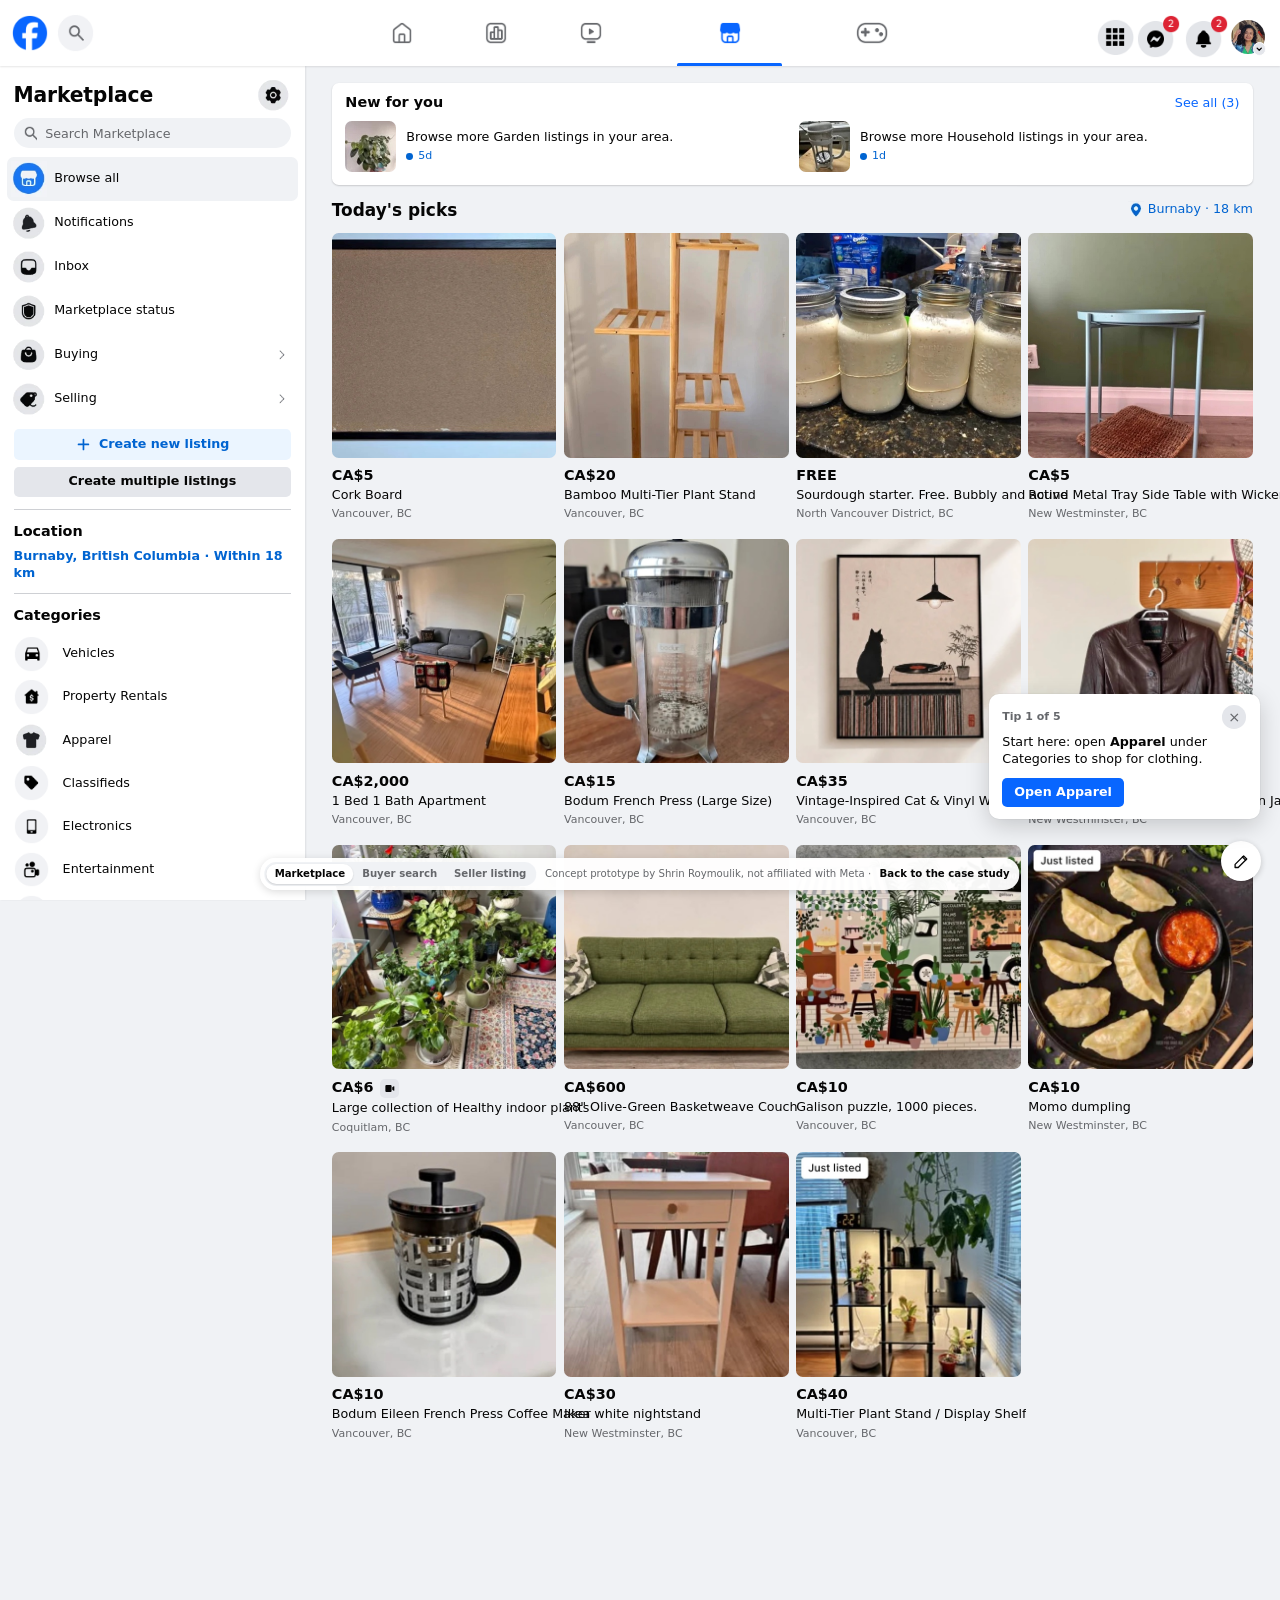
<file: prototypes/facebook-marketplace-prototype.html>
<!DOCTYPE html>
<html lang="en">
<head>
<meta charset="UTF-8">
<meta name="viewport" content="width=device-width, initial-scale=1.0">
<title>Marketplace clothing, interactive prototype, Shrin Roymoulik</title>
<meta name="description" content="Interactive prototype of Shrin Roymoulik's design recommendations for buying and selling secondhand clothing on Facebook Marketplace. An independent concept, not affiliated with Meta.">
<link rel="icon" type="image/png" sizes="32x32" href="../images/favicon-32.png?v=3">
<link rel="icon" type="image/png" sizes="192x192" href="../images/favicon-192.png?v=3">
<link rel="apple-touch-icon" href="../images/apple-touch-icon.png?v=2">
<!-- Self contained on purpose: no outside scripts or fonts, so nothing can break when a library changes.
     Layout follows Shrin's Figma screens ("Recommended Product Search Page" and "Recommended Seller Listings Page"), 2026-11-15.
     Additions beyond the Figma, kept on purpose: the pre filled My Fit Profile summary, working search, filters, fit predictions, live quality score and publishing.
     Listing photos are cropped from her Figma search page (reused with her OK for this educational prototype). -->
<style>
:root {
  --bg: #f0f2f5; --card: #fff; --ink: #050505; --sub: #65676b; --line: #ced0d4; --soft: #e4e6eb; --chip: #f0f2f5; --hover: #f2f2f2;
  --blue: #0866ff; --blue-soft: #ebf5ff; --green: #31a24c; --red: #e41e3f; --amber: #f7b928; --radius: 8px;
}
* { box-sizing: border-box; }
html, body { margin: 0; }
html { overflow-x: hidden; }
/* Facebook's approach: the device's system font first (San Francisco on Apple, Segoe UI on Windows), then Helvetica and Arial (Shrin) */
body { font-family: system-ui, -apple-system, BlinkMacSystemFont, "Segoe UI Historic", "Segoe UI", Helvetica, Arial, sans-serif; font-size: 15px; line-height: 1.3333; color: var(--ink); background: var(--bg); -webkit-font-smoothing: antialiased; }
button, input, select, textarea { font: inherit; color: inherit; }
button { cursor: pointer; }
a { color: var(--blue); text-decoration: none; }
.sr { position: absolute; width: 1px; height: 1px; overflow: hidden; clip: rect(0 0 0 0); white-space: nowrap; }
svg { display: block; }
.view[hidden] { display: none !important; }

/* ---------- Header, as in the Figma ---------- */
.top { position: sticky; top: 0; z-index: 30; height: 78px; background: var(--card); box-shadow: 0 1px 2px rgba(0,0,0,.1); display: grid; grid-template-columns: 1fr auto 1fr; align-items: center; padding: 0 16px; }
.top-l, .top-r { display: flex; align-items: center; gap: 8px; }
.top-r { justify-content: flex-end; }
.logo { width: 40px; height: 40px; border-radius: 50%; background: var(--blue); color: #fff; display: grid; place-items: center; font: 700 30px/1 Helvetica, Arial, sans-serif; padding-top: 7px; overflow: hidden; }
.icb { border: 0; background: none; padding: 0; display: inline-flex; line-height: 0; cursor: pointer; }
.fi { display: block; flex: none; }
.top-r, .sell-top { align-items: center; }
.navicons span { line-height: 0; }
.dropic { display: block; width: 40px; margin: 0 auto 6px; }
.circ { width: 40px; height: 40px; border-radius: 50%; border: 0; background: var(--soft); display: grid; place-items: center; position: relative; color: var(--ink); }
.circ:hover { background: #d8dadf; }
.badge { position: absolute; top: -3px; right: -3px; min-width: 19px; height: 19px; border-radius: 10px; background: var(--red); color: #fff; font-size: 12px; font-weight: 600; display: grid; place-items: center; padding: 0 5px; border: 2px solid #fff; }
.me { width: 40px; height: 40px; border-radius: 50%; object-fit: cover; display: block; }
.mewrap { position: relative; display: inline-block; }
.mechev { position: absolute; right: -2px; bottom: -2px; width: 16px; height: 16px; border-radius: 50%; background: var(--soft); border: 2px solid #fff; display: grid; place-items: center; }
.navicons { display: flex; height: 78px; }
.navicons span { width: 118px; display: grid; place-items: center; color: var(--sub); border-bottom: 4px solid transparent; border-top: 4px solid transparent; }
.navicons span.on { color: var(--blue); border-bottom-color: var(--blue); border-radius: 0; }
.navicons span:not(.on) { color: #65676b; }

/* Header placed at the exact Figma positions (frame px; header 78 tall) */
.top-fig { display: block; }
.top-fig .hx { position: absolute; }
.navline { bottom: 0; width: 124px; height: 4px; background: var(--blue); border-radius: 2px 2px 0 0; }
.concept { position: fixed; left: 50%; transform: translateX(-50%); bottom: 12px; white-space: nowrap; z-index: 35; background: rgba(255,255,255,.96); box-shadow: 0 2px 10px rgba(0,0,0,.15); border-radius: 18px; padding: 7px 12px; font-size: 12px; color: var(--sub); }
.concept a { color: var(--ink); font-weight: 600; }
.concept { display: flex; align-items: center; gap: 10px; padding: 5px 12px 5px 5px; }
.sw { display: inline-flex; background: var(--chip); border-radius: 14px; padding: 2px; }
.sw button { border: 0; background: none; border-radius: 12px; padding: 4px 10px; font-size: 12px; font-weight: 600; color: var(--sub); }
.sw button.on { background: var(--card); color: var(--ink); box-shadow: 0 1px 2px rgba(0,0,0,.15); }

/* ---------- Home: Marketplace, Browse all, the page the prototype opens on (Shrin, 2026-11-15, from her facebook.com screenshots; sizes are the screenshot's pixels times 0.75) ---------- */
.home { display: grid; grid-template-columns: 360px 1fr; min-height: calc(var(--vh, 100vh) - 78px); }
.hside { background: var(--card); box-shadow: 1px 0 2px rgba(0,0,0,.08); padding: 14px 8px 80px; position: sticky; top: 78px; height: calc(var(--vh, 100vh) - 78px); overflow: auto; }
.hhead { display: flex; justify-content: space-between; align-items: center; padding: 0 8px; }
.hhead h1 { font-size: 24px; font-weight: 700; margin: 0; letter-spacing: -.2px; }
.hgear { border: 0; background: none; padding: 0; display: grid; place-items: center; }
.hsearch { display: flex; align-items: center; gap: 8px; margin: 6px 8px 10px; height: 36px; border-radius: 18px; background: var(--chip); padding: 0 12px; color: var(--sub); }
.hsearch input { flex: 1; min-width: 0; border: 0; background: none; outline: none; height: 100%; font-size: 15px; color: var(--ink); }
.hsearch input::placeholder { color: var(--sub); }
.hsearch:focus-within { box-shadow: 0 0 0 2px var(--blue); }
.hnav { display: flex; align-items: center; gap: 12px; width: 100%; border: 0; background: none; padding: 4px 8px; min-height: 52px; border-radius: 8px; font-size: 15px; font-weight: 500; text-align: left; }
.hnav:hover { background: var(--hover); }
.hnav.on { background: var(--chip); }
.hnav .fi { width: 42px; height: auto; flex: none; margin: -3px; }
.hnav .hchev { margin-left: auto; margin-right: 6px; width: 10px; }
.hbtns { display: grid; gap: 8px; margin: 10px 8px 0; }
.hbtn { display: flex; align-items: center; justify-content: center; gap: 8px; height: 36px; border: 0; border-radius: 6px; font-size: 15px; font-weight: 600; background: var(--soft); color: var(--ink); }
.hbtn.blue { background: #ebf5ff; color: #0064d1; }
.hside hr { border: 0; border-top: 1px solid var(--line); margin: 14px 8px; }
.hside h2 { font-size: 17px; font-weight: 700; margin: 0 8px 8px; }
.hside .loc { margin: 0 8px; }
.hside .cat { margin: 0; padding: 4.5px 8px; cursor: pointer; }
.hside .cat:hover { background: var(--hover); }
.hmain { padding: 20px 32px 80px 32px; min-width: 0; }
.nfy { background: var(--card); border-radius: var(--radius); box-shadow: 0 1px 2px rgba(0,0,0,.2); padding: 12px 16px 16px; }
.nfy-head { display: flex; justify-content: space-between; align-items: baseline; }
.nfy-head h2 { font-size: 17px; font-weight: 600; margin: 0 0 10px; }
.nfy-head a { font-size: 15px; }
.nfy-list { display: grid; grid-template-columns: 1fr 1fr; gap: 16px; }
.nfy-item { display: flex; align-items: center; gap: 12px; border: 0; background: none; padding: 0; text-align: left; font-size: 15px; }
.nfy-item img { width: 60px; height: 60px; border-radius: 8px; object-fit: cover; flex: none; }
.nfy-item small { display: flex; align-items: center; gap: 6px; color: #0064d1; font-size: 13px; margin-top: 4px; }
.nfy-item small::before { content: ""; width: 8px; height: 8px; border-radius: 50%; background: #0064d1; }
.picks-head { display: flex; justify-content: space-between; align-items: center; margin: 16px 0 14px; }
.picks-head h2 { font-size: 20px; font-weight: 700; margin: 0; }
.picks-head a { display: flex; align-items: center; gap: 4px; font-size: 15px; color: #0064d1; }
.hgrid { display: grid; grid-template-columns: repeat(4, minmax(0, 1fr)); gap: 20px 9px; }
.hgrid .card { min-width: 0; }
.hgrid .ttl, .hgrid .place { white-space: nowrap; overflow: hidden; text-overflow: ellipsis; }
.hgrid .vid { display: inline-grid; place-items: center; width: 22px; height: 22px; border-radius: 6px; background: var(--soft); margin-left: 8px; vertical-align: -3px; }

/* ---------- Guide: a floating card with one tip at a time, so first time visitors know what to try (Shrin, 2026-11-15) ---------- */
.guide { position: fixed; right: 24px; bottom: 96px; z-index: 45; width: 320px; background: var(--card); border-radius: 12px; box-shadow: 0 8px 28px rgba(0,0,0,.18), 0 0 0 1px rgba(0,0,0,.04); padding: 14px 16px 14px; font-size: 15px; line-height: 20px; }
.guide[hidden] { display: none; }
.guide-top { display: flex; justify-content: space-between; align-items: center; margin-bottom: 6px; }
.guide-step { font-size: 13px; color: var(--sub); font-weight: 600; }
.guide-x { border: 0; background: var(--soft); width: 28px; height: 28px; border-radius: 50%; display: grid; place-items: center; font-size: 17px; line-height: 1; color: var(--sub); }
.guide-x:hover { background: #d8dadf; }
.guide p { margin: 0; }
.guide-acts { display: flex; gap: 8px; margin-top: 12px; }
.guide-go { border: 0; border-radius: 6px; background: var(--blue); color: #fff; font-weight: 600; padding: 7px 14px; }
.guide-go:hover { background: #0759e0; }
.guide-skip { border: 0; border-radius: 6px; background: var(--soft); font-weight: 600; padding: 7px 14px; }
.guide-skip:hover { background: #d8dadf; }
.guide-open { border: 0; background: none; color: var(--ink); font-weight: 600; font-size: 12px; padding: 0; }
.guide-open[hidden] { display: none; }
@keyframes gpulse { 0% { box-shadow: 0 0 0 0 rgba(8,102,255,.55); } 70% { box-shadow: 0 0 0 10px rgba(8,102,255,0); } 100% { box-shadow: 0 0 0 0 rgba(8,102,255,0); } }
.g-pulse { animation: gpulse 1.6s ease-out infinite; border-radius: 8px; position: relative; z-index: 1; }
@media (prefers-reduced-motion: reduce) { .g-pulse { animation: none; box-shadow: 0 0 0 3px rgba(8,102,255,.6); } }
@media (max-width: 599px) { .guide { left: 12px; right: 12px; width: auto; bottom: 92px; } }

/* ---------- Buy: search page ---------- */
.buy { display: grid; grid-template-columns: 488px 1fr; min-height: calc(var(--vh, 100vh) - 78px); }
.side { background: var(--card); box-shadow: 1px 0 2px rgba(0,0,0,.08); padding: 12px 14px 80px; position: sticky; top: 78px; height: calc(var(--vh, 100vh) - 78px); overflow: auto; }
.crumb { font-size: 13px; color: var(--sub); }
/* Text sizes measured from Shrin's facebook.com screenshots (2026-11-15): 24 page title, 17 section headings, 15 rows and labels, 13 small grey */
.side h1 { font-size: 24px; font-weight: 700; margin: 12px 0 15px; letter-spacing: -.2px; }
.side h2 { font-size: 17px; font-weight: 700; margin: 20px 0 10px; }
.profile-btn { width: 100%; display: flex; align-items: center; gap: 12px; padding: 8px; margin: 0 -8px; border: 0; background: none; border-radius: var(--radius); text-align: left; width: calc(100% + 16px); }
.profile-btn:hover { background: var(--hover); }
.sq { width: 40px; height: 40px; border-radius: 8px; background: var(--chip); display: grid; place-items: center; flex: none; }
.profile-btn b { display: block; font-weight: 500; }
.profile-btn small { color: var(--sub); font-size: 13px; }
.profile-btn .chev { margin-left: auto; color: var(--sub); }
.psum { display: grid; grid-template-columns: repeat(4, 1fr); gap: 6px; margin: 6px 0 0; }
.psum div { background: var(--chip); border-radius: 8px; padding: 7px 8px; }
.psum dt { font-size: 12px; color: var(--sub); }
.psum dd { margin: 1px 0 0; font-size: 15px; font-weight: 600; }
.createbtn { width: 100%; border: 0; border-radius: 6px; background: var(--blue-soft); color: var(--blue); font-weight: 600; padding: 9px; margin: 14px 0 0; display: flex; justify-content: center; align-items: center; gap: 6px; }
.createbtn:hover { background: #dbe7f2; }
.loc { color: #0064d1; font-size: 15px; font-weight: 600; margin: 0 0 14px; }
.row { display: flex; justify-content: space-between; align-items: center; font-size: 15px; font-weight: 600; padding: 13px 0; padding-right: 10%; }
.row svg { color: var(--sub); }
.pricerow b { display: block; font-size: 15px; font-weight: 600; padding: 10px 0 6px; }
.pricerow div { display: flex; align-items: center; gap: 12px; padding-right: 10%; margin-bottom: 8px; }
.inp.sm { padding: 8px 12px; background: var(--chip); border-color: #dadde1; border-radius: 6px; }
.chips { display: flex; flex-wrap: wrap; gap: 8px; }
.chip { display: inline-flex; align-items: center; gap: 8px; border: 0; background: var(--chip); border-radius: 8px; padding: 7px 12px; font-size: 15px; font-weight: 500; position: relative; }
.chip:hover { background: var(--soft); }
.chip.on { background: var(--blue-soft); color: var(--blue); }
#advChips { row-gap: 10px; }
.chip .n { background: var(--blue); color: #fff; border-radius: 10px; font-size: 11px; padding: 0 6px; }
.ci { display: inline-flex; color: var(--ink); }
.chip.on .ci { color: var(--blue); }
.clear { border: 0; background: none; color: var(--blue); font-size: 15px; padding: 8px 0 0; }
.clear[hidden] { display: none; }
.divider { border: 0; border-top: 1px solid var(--line); margin: 36px -14px 20px; }
.divider.thin { margin: 18px 0 4px; }
/* Notify Me and Create new listing, styled like Facebook Marketplace */
.sidebtns { display: grid; gap: 8px; margin-top: 18px; }
.sidebtn { display: flex; align-items: center; justify-content: center; gap: 8px; height: 36px; border: 0; border-radius: 6px; background: #ebf5ff; color: #0064d1; font-size: 15px; font-weight: 600; }
.sidebtn:hover { background: #d4e4fa; }
.sidebtn svg { display: block; }
.side h3 { font-size: 17px; font-weight: 700; margin: 8px 0 6px; letter-spacing: -.2px; }
.cat { display: flex; align-items: center; gap: 16px; padding: 4.5px 8px; margin: 0 -8px; border-radius: 8px; font-weight: 500; font-size: 15px; }
.cat .fi { width: 42px; height: auto; }
.cat:hover { background: var(--hover); }
.cat .ccirc { width: 36px; height: 36px; border-radius: 50%; background: var(--soft); display: grid; place-items: center; flex: none; }
.cat.on { background: var(--hover); }
.cat.on .ccirc { background: var(--blue); color: #fff; }

.pop { position: absolute; z-index: 40; background: var(--card); border-radius: var(--radius); box-shadow: 0 6px 24px rgba(0,0,0,.18); padding: 10px; min-width: 220px; }
.pop[hidden] { display: none; }
.pop h4 { font-size: 15px; margin: 2px 4px 8px; }
.pop label { display: flex; align-items: center; gap: 10px; padding: 7px 6px; border-radius: 6px; font-size: 15px; cursor: pointer; }
.pop label:hover { background: var(--hover); }
.pop input { width: 18px; height: 18px; accent-color: var(--blue); }

.main { padding: 31px 30px 80px 32px; min-width: 0; }
.searchcard { background: var(--card); border-radius: 10px; box-shadow: 0 1px 4px rgba(0,0,0,.12); padding: 12px 14px 14px; margin-bottom: 30px; }
.searchcard h2 { margin: 0 0 12px; font-size: 24px; font-weight: 700; }
.searchbox { display: flex; align-items: center; gap: 10px; background: var(--chip); border-radius: 8px; padding: 0 14px; height: 44px; color: var(--sub); font-size: 15px; }
.searchbox input { flex: 1; border: 0; background: none; outline: none; height: 100%; color: var(--ink); }
.searchbox:focus-within { box-shadow: 0 0 0 2px var(--blue); }
.hint { font-size: 13px; color: var(--sub); margin: 8px 2px 0; }
.hint:empty { display: none; }
.tags { display: flex; flex-wrap: wrap; gap: 14px 10px; margin-top: 12px; }
.tags .chip { font-size: 15px; padding: 6px 12px; }
.grid { display: grid; grid-template-columns: repeat(4, 1fr); gap: 30px 16px; }
.card { border: 0; background: none; padding: 0; text-align: left; border-radius: var(--radius); display: flex; flex-direction: column; justify-content: flex-start; align-self: start; width: 100%; }
.card img { width: 100%; aspect-ratio: 1; object-fit: cover; border-radius: var(--radius); display: block; background: var(--soft); }
.card:hover img { filter: brightness(.95); }
.card:focus-visible { outline: 2px solid var(--blue); outline-offset: 3px; }
/* Card text spaced like a facebook.com listing card (Shrin, 2026-11-15: was cramped): bold 17 price, regular 15 title, grey 13 place */
.price { font-weight: 700; font-size: 17px; line-height: 22px; margin-top: 10px; }
.ttl { font-size: 15px; font-weight: 400; line-height: 20px; margin-top: 3px; }
.fit { font-size: 15px; color: var(--sub); line-height: 20px; margin-top: 3px; }
.place { font-size: 13px; color: var(--sub); line-height: 17px; margin-top: 4px; }
.was { font-weight: 400; color: var(--sub); margin-left: 4px; }
.new { display: inline-block; background: var(--green); color: #fff; font-size: 11px; font-weight: 700; border-radius: 4px; padding: 1px 6px; margin-left: 6px; vertical-align: 2px; }
.empty { background: var(--card); border-radius: var(--radius); padding: 30px; text-align: center; color: var(--sub); }
.fab { position: fixed; right: 22px; bottom: 22px; display: flex; gap: 10px; z-index: 20; }
.fab button { width: 48px; height: 48px; border-radius: 50%; border: 0; background: var(--card); box-shadow: 0 2px 8px rgba(0,0,0,.2); display: grid; place-items: center; color: var(--ink); }
.fab button.plus { color: var(--blue); }

/* ---------- Dialogs ---------- */
.scrim { position: fixed; inset: 0; z-index: 50; background: rgba(244,244,244,.8); display: grid; place-items: center; padding: 16px; }
.scrim[hidden] { display: none; }
.dlg { background: var(--card); border-radius: 8px; width: min(880px, 100%); max-height: calc(100vh - 32px); overflow: auto; box-shadow: 0 12px 28px rgba(0,0,0,.2), 0 2px 4px rgba(0,0,0,.1); }
.dlg-head { display: flex; justify-content: center; align-items: center; padding: 14px 16px; border-bottom: 1px solid var(--soft); position: sticky; top: 0; background: var(--card); z-index: 1; }
.dlg-head h2 { margin: 0; font-size: 20px; font-weight: 700; }
.dlg-head .circ { position: absolute; right: 16px; }
.dlg-body { padding: 16px; }
.detail { display: grid; grid-template-columns: 1.1fr 1fr; gap: 20px; }
.detail img { width: 100%; aspect-ratio: 1; object-fit: cover; border-radius: var(--radius); }
.detail h3 { margin: 0; font-size: 24px; font-weight: 700; }
.pill { display: inline-block; border-radius: 6px; padding: 6px 10px; font-size: 15px; font-weight: 500; margin: 10px 0 4px; background: var(--chip); color: var(--ink); }
.why { color: var(--sub); font-size: 15px; margin: 4px 0 12px; }
table.spec { border-collapse: collapse; width: 100%; font-size: 15px; margin: 8px 0 14px; }
.spec td { padding: 8px 0; border-bottom: 1px solid var(--soft); }
.spec td:last-child { text-align: right; font-weight: 500; }
.btn { border: 0; border-radius: 6px; padding: 8px 16px; font-weight: 600; background: var(--soft); }
.btn:hover { background: #d8dadf; }
.btn.blue { background: var(--blue); color: #fff; }
.btn.blue:hover { background: #0759e0; }
.btn:disabled { background: var(--soft); color: #bcc0c4; cursor: not-allowed; }
.row2 { display: grid; grid-template-columns: 1fr 1fr; gap: 12px; }

/* ---------- Forms (outlined, as in the Figma) ---------- */
.field { display: block; margin-bottom: 25px; }
.field:has(> span.sr) { margin-bottom: 18px; }
.field > span:not(.sr) { line-height: 22px; margin-bottom: 9px; }
#fTitle, #fPrice { } .field:has(#fMat) { margin-bottom: 14px; } .field:has(#fCond) { margin-bottom: 20px; }
.field > span { display: block; font-size: 15px; font-weight: 500; margin-bottom: 6px; }
.inp { width: 100%; border: 1px solid #8a8d91; border-radius: 8px; padding: 17px 14px; background: var(--card); font-size: 15px; }
.inp::placeholder { color: var(--sub); }
.inp:focus { outline: none; border-color: var(--blue); box-shadow: 0 0 0 1px var(--blue); }
.inp.err { border-color: var(--red); }
select.inp { appearance: none; background-image: url("data:image/svg+xml,%3Csvg xmlns='http://www.w3.org/2000/svg' width='12' height='8'%3E%3Cpath d='M0 0h12L6 8z' fill='%23050505'/%3E%3C/svg%3E"); background-repeat: no-repeat; background-position: right 14px center; padding-right: 36px; color: var(--ink); }
select.inp.empty { color: var(--sub); }
/* Choice fields read from the left like Title and Price (Shrin, 2026-11-15) */
select.inp { text-align: left; text-align-last: left; -moz-text-align-last: left; }
textarea.inp { min-height: 148px; resize: vertical; }
.tip { font-size: 13px; color: var(--sub); margin: -4px 0 10px; }

/* ---------- Sell: Item for sale ---------- */
.sell { display: grid; grid-template-columns: 488px 1fr; height: var(--vh, 100vh); }
.form { background: var(--card); box-shadow: 1px 0 2px rgba(0,0,0,.1); display: flex; flex-direction: column; height: var(--vh, 100vh); position: relative; z-index: 2; }
.form-top { display: flex; align-items: center; gap: 4px; padding: 0 18px; height: 66px; }
.form-scroll { flex: 1; overflow: auto; padding: 12px 18px 16px; }
.form-head { position: relative; margin: 4px 0 30px; }
.form-head .btn { position: absolute; right: 0; top: -21px; }
.form-head .btn { padding: 8px 18px; }
.form-head h1 { font-size: 24px; font-weight: 700; margin: 0; }
.seller { display: flex; align-items: center; gap: 10px; margin-bottom: 11px; font-size: 15px; font-weight: 600; }
.seller .av { width: 40px; height: 40px; border-radius: 50%; object-fit: cover; }
.seller small { display: block; color: var(--sub); font-size: 13px; font-weight: 400; }
.counts { font-size: 13px; color: var(--sub); margin-bottom: 6px; }
.drop { border: 1px dashed #8a8d91; border-radius: var(--radius); padding: 22px 12px; text-align: center; margin-bottom: 16px; display: flex; flex-direction: column; justify-content: center; min-height: 204px; cursor: pointer; }
.drop:hover { background: var(--hover); }
.drop.need { border-color: var(--amber); background: #fffbea; }
.drop .sq { margin: 0 auto 6px; border-radius: 50%; width: 36px; height: 36px; background: var(--soft); }
.drop b { display: block; font-size: 15px; }
.drop small { display: block; color: var(--sub); font-size: 13px; }
.drop .req { font-size: 13px; color: var(--ink); margin-top: 8px; }
.thumbs { display: flex; flex-wrap: wrap; gap: 8px; margin: 10px 0 0; justify-content: center; }
.thumbs:empty { display: none; }
.thumb { position: relative; width: 64px; height: 64px; }
.thumb img, .thumb video { width: 100%; height: 100%; object-fit: cover; border-radius: 6px; display: block; }
.thumb button { position: absolute; top: -6px; right: -6px; width: 22px; height: 22px; border-radius: 50%; border: 0; background: var(--ink); color: #fff; font-size: 13px; line-height: 1; }
.sample { border: 0; background: none; color: var(--blue); font-size: 13px; font-weight: 600; padding: 8px 0 0; align-self: center; }
.phone { display: flex; align-items: center; gap: 12px; background: var(--chip); border-radius: 8px; padding: 8px 12px; min-height: 54px; font-size: 13px; margin: 4px 0 26px; }
.phone .btn { margin-left: auto; padding: 6px 12px; background: var(--soft); white-space: nowrap; flex: none; }
.group { font-size: 17px; font-weight: 700; margin: 8px 0 0; }
.group-sub { font-size: 13px; color: var(--sub); margin-bottom: 10px; }
.subtabs { display: flex; gap: 20px; margin: 21px 0 23px; }
.subtab { border: 0; background: none; padding: 4px 0; font-weight: 500; color: var(--sub); }
.subtab[aria-selected="true"] { color: var(--ink); }
.more { display: flex; justify-content: space-between; align-items: center; padding: 2px 0 10px; }
.more b { font-weight: 600; display: block; }
.more small { color: var(--sub); font-size: 13px; }
.toggle { display: flex; gap: 14px; align-items: flex-start; padding: 16px 0 33px; }
.more + .toggle { padding-top: 24px; }
.toggle > span:nth-child(2) { max-width: 318px; }
.toggle small { line-height: 17px; margin-top: 3px; }
.toggle b { font-weight: 600; display: block; font-size: 15px; }
.toggle small { color: var(--sub); font-size: 13px; display: block; }
.switch { margin-left: auto; width: 40px; height: 24px; border-radius: 12px; background: #8a8d91; position: relative; flex: none; border: 0; padding: 0; }
.switch::after { content: ""; position: absolute; top: 3px; left: 3px; width: 18px; height: 18px; border-radius: 50%; background: #fff; transition: left .15s; }
.switch[aria-checked="true"] { background: var(--blue); }
.switch[aria-checked="true"]::after { left: 19px; }
.legal { font-size: 13px; color: var(--sub); margin: 8px 0 0; }
.form-foot { padding: 10px 16px 14px; box-shadow: 0 -1px 2px rgba(0,0,0,.06); background: var(--card); }
.progress { height: 4px; background: var(--soft); border-radius: 2px; overflow: hidden; margin-bottom: 10px; }
.progress i { display: block; height: 100%; background: var(--blue); width: 0; transition: width .25s; }
.form-foot .btn { width: 100%; }
.need-list { font-size: 13px; color: var(--sub); margin: 6px 0 0; text-align: center; }

.sell-right { display: flex; flex-direction: column; height: var(--vh, 100vh); min-width: 0; }
.sell-top { height: 66px; display: flex; justify-content: flex-end; align-items: center; gap: 8px; padding: 0 16px; }
.preview-area { flex: 1; overflow: auto; padding: 29px 24px 80px 41px; }
.preview { background: var(--card); border-radius: var(--radius); box-shadow: 0 1px 4px rgba(0,0,0,.15); padding: 16px; }
.preview h2 { margin: 0 0 12px; font-size: 17px; font-weight: 700; }
.pv-wrap { display: grid; grid-template-columns: 553px 1fr; border: 1px solid var(--soft); border-radius: var(--radius); overflow: hidden; height: 662px; }
.pv-img { background: var(--chip); display: grid; place-items: center; text-align: center; color: var(--sub); padding: 20px; }
.pv-img.has { padding: 0; background: #000; }
.pv-img img { width: 100%; height: 100%; max-height: 520px; object-fit: contain; }
.pv-img b { color: var(--sub); font-size: 20px; font-weight: 700; display: block; margin-bottom: 4px; }
.pv-side { display: flex; flex-direction: column; padding: 2px 14px 12px; border-left: 1px solid var(--soft); }
.pv-title { font-size: 24px; font-weight: 700; word-break: break-word; }
.pv-title.ph, .pv-price.ph { color: #bcc0c4; }
.pv-price { font-size: 17px; margin: -7px 0 4px; }
.pv-small { font-size: 13px; color: var(--sub); }
.pv-sec { font-weight: 600; margin: 23px 0 4px; font-size: 17px; }
.pv-fit { font-size: 15px; background: var(--chip); border-radius: 6px; padding: 8px 10px; margin-top: 10px; }
.pv-seller { border-top: 1px solid var(--soft); margin-top: 14px; padding-top: 12px; }
.pv-seller-head { display: flex; justify-content: space-between; font-weight: 600; font-size: 17px; }
.pv-seller-head a { font-size: 15px; font-weight: 500; }
.pv-seller-me { display: flex; align-items: center; gap: 10px; margin-top: 10px; font-weight: 500; }
.pv-seller-me img { width: 40px; height: 40px; border-radius: 50%; object-fit: cover; }
.pv-msg { margin-top: auto; width: 100%; }
.quality { display: grid; grid-template-columns: 1fr 343px; gap: 55px; margin-top: 288px; padding-left: 17px; }
.q-card h3 { font-size: 17px; font-weight: 700; margin: 0 0 10px; }
.bar { height: 8px; background: var(--soft); border-radius: 4px; overflow: hidden; margin: 8px 0 12px; }
.bar i { display: block; height: 100%; width: 0; background: var(--green); transition: width .3s, background .3s; }
.q-pct { font-size: 13px; margin-top: 20px; }
/* Quality panel writing at 13px, the size of the photo box line (Shrin, 2026-11-15); prompts are a checklist that ticks as each step is done */
.prompts { list-style: none; padding: 0; margin: 0; font-size: 13px; }
.prompts li { display: flex; align-items: center; gap: 10px; padding: 7px 0; line-height: 18px; }
.prompts .ck { flex: none; width: 18px; height: 18px; border-radius: 50%; border: 1.5px solid #bcc0c4; display: grid; place-items: center; }
.prompts .ck svg { display: none; }
.prompts li.done .ck { background: var(--green); border-color: var(--green); }
.prompts li.done .ck svg { display: block; }
.edu p { color: var(--sub); font-size: 13px; line-height: 20px; margin: 0 0 22px; }
.tiers, .tips { background: var(--card); border-radius: var(--radius); padding: 4px 8px; margin-bottom: 16px; }
.tier, .tipr { display: flex; align-items: center; gap: 12px; padding: 7px 4px; font-size: 13px; border-radius: 6px; }
.tier .sq, .tipr .sq { width: 36px; height: 36px; }
.tier .dot { width: 10px; height: 10px; border-radius: 50%; margin-left: auto; }
/* Rating Impact: the row for the current score lights up in its own colour and moves up as the score rises (Shrin, 2026-11-15): under 50% Below 3, 50 to 84% Around 4, 85% and up Above 4.5 */
.tier { transition: background-color .3s, box-shadow .3s; }
.tier.on { font-weight: 600; }
.tier[data-t="0"].on { background: #fdeaed; box-shadow: inset 3px 0 0 var(--red); }
.tier[data-t="1"].on { background: #e6f4e9; box-shadow: inset 3px 0 0 var(--green); }
.tier[data-t="2"].on { background: var(--blue-soft); box-shadow: inset 3px 0 0 var(--blue); }
.tier .dot { transition: transform .3s; }
.tier.on .dot { transform: scale(1.4); }
.edu .tiers { margin-top: -9px; }
.edu .tips { margin-top: -6px; }
.tipr { white-space: nowrap; overflow: hidden; text-overflow: ellipsis; }
.tipr .tiptxt { overflow: hidden; text-overflow: ellipsis; flex: 1; min-width: 0; }
/* Tips tick like the checklist (Shrin, 2026-11-15) */
.ck { flex: none; width: 18px; height: 18px; border-radius: 50%; border: 1.5px solid #bcc0c4; display: grid; place-items: center; }
.ck svg { display: none; }
.done > .ck { background: var(--green); border-color: var(--green); }
.done > .ck svg { display: block; }
.tipr .ck { margin: 0 4px 0 8px; }
.toast { position: fixed; left: 50%; bottom: 24px; transform: translateX(-50%); background: #242526; color: #fff; padding: 12px 18px; border-radius: 8px; font-size: 15px; z-index: 60; box-shadow: 0 6px 20px rgba(0,0,0,.25); }
.toast[hidden] { display: none; }

@media (max-width: 1100px) { .navicons span { width: 118px; } .preview-area { padding: 8px 20px 80px; } }

@media (max-width: 599px) {
  .top-fig { display: flex; justify-content: space-between; align-items: center; padding: 0 10px; height: 60px; }
  .top-fig .hx { position: static; }
  .top-fig > div, .top-fig .navline { display: none; }
  .navicons { display: none; }
  .top { grid-template-columns: 1fr 1fr; }
  .buy, .sell, .home { grid-template-columns: 1fr; height: auto; }
  .hside { position: static; height: auto; box-shadow: none; padding-bottom: 8px; border-bottom: 1px solid var(--soft); }
  .hside .hcats, .hside .hcats-h, .hside .hcats-hr { display: none; }
  .hmain { padding: 12px 12px 80px; }
  .nfy-list { grid-template-columns: 1fr; }
  .side, .form { position: static; height: auto; box-shadow: none; border-bottom: 1px solid var(--soft); }
  .form-scroll { overflow: visible; }
  .sell-right { height: auto; }
  .preview-area { padding: 12px 12px 80px; overflow: visible; }
  .pv-wrap, .quality, .detail { grid-template-columns: 1fr; }
  .pv-side { border-left: 0; border-top: 1px solid var(--soft); }
  .fab { display: none; }
  .side .divider, .side h3, #cats { display: none; } /* phones: get to the listings sooner */
}
@media (max-width: 560px) {
  .concept { white-space: normal; width: calc(100% - 24px); text-align: center; }
  .top-r .circ:not(.keep) { display: none; }
  .main { padding: 12px 12px 80px; }
  .grid { grid-template-columns: repeat(2, 1fr); }
  .hgrid { grid-template-columns: repeat(2, minmax(0, 1fr)); }
  .row2 { grid-template-columns: 1fr; }
}
</style>
</head>
<body>

<!-- ============ HOME: Marketplace, Browse all (the page the prototype opens on) ============ -->
<section class="view" id="view-home">
  <div class="home">
    <aside class="hside">
      <div class="hhead"><h1>Marketplace</h1><button class="hgear" type="button" data-soon aria-label="Marketplace settings"><img class="fi" src="fbm/ic/h-gear.png" width="42" height="41.3" alt=""></button></div>
      <form class="hsearch" id="hSearch" role="search"><span aria-hidden="true"><img class="fi" src="fbm/ic/i-search.png" width="15.4" height="17.5" alt=""></span><input id="hq" type="search" placeholder="Search Marketplace" aria-label="Search Marketplace" autocomplete="off"></form>
      <button type="button" class="hnav on" data-hnav="browse" aria-current="page"><img class="fi" src="fbm/ic/h-browse.png" width="42" height="42" alt="">Browse all</button>
      <button type="button" class="hnav" data-hnav="notif"><img class="fi" src="fbm/ic/h-notif.png" width="42" height="42" alt="">Notifications</button>
      <button type="button" class="hnav" data-hnav="inbox"><img class="fi" src="fbm/ic/h-inbox.png" width="42" height="42" alt="">Inbox</button>
      <button type="button" class="hnav" data-hnav="status"><img class="fi" src="fbm/ic/h-status.png" width="42" height="42" alt="">Marketplace status</button>
      <button type="button" class="hnav" data-hnav="buying"><img class="fi" src="fbm/ic/h-buying.png" width="42" height="42" alt="">Buying<img class="fi hchev" src="fbm/ic/h-chev.png" width="15.8" height="23.3" alt=""></button>
      <button type="button" class="hnav" data-hnav="selling"><img class="fi" src="fbm/ic/h-selling.png" width="42" height="42" alt="">Selling<img class="fi hchev" src="fbm/ic/h-chev.png" width="15.8" height="23.3" alt=""></button>
      <div class="hbtns"><button class="hbtn blue" type="button" id="hCreate"><svg aria-hidden="true" viewBox="0 0 24 24" width="20" height="20" fill="none" stroke="currentColor" stroke-width="2.4" stroke-linecap="round"><path d="M12 5v14M5 12h14"/></svg>Create new listing</button><button class="hbtn" type="button" id="hCreateMulti">Create multiple listings</button></div>
      <hr>
      <h2>Location</h2>
      <p class="loc">Burnaby, British Columbia · Within 18 km</p>
      <hr class="hcats-hr">
      <h2 class="hcats-h">Categories</h2>
      <div class="hcats" id="hcats"></div>
    </aside>
    <main class="hmain">
      <div class="nfy">
        <div class="nfy-head"><h2>New for you</h2><a href="#" data-soon>See all (3)</a></div>
        <div class="nfy-list">
          <button type="button" class="nfy-item" data-soon><img src="fbm/home/n-garden.jpg?v=2" alt=""><span>Browse more Garden listings in your area.<small>5d</small></span></button>
          <button type="button" class="nfy-item" data-soon><img src="fbm/home/n-household.jpg?v=2" alt=""><span>Browse more Household listings in your area.<small>1d</small></span></button>
        </div>
      </div>
      <div class="picks-head"><h2>Today's picks</h2><a href="#" data-soon><img class="fi" src="fbm/ic/h-pin.png" width="19.5" height="21" alt="">Burnaby · 18 km</a></div>
      <div class="hgrid" id="hgrid"></div>
    </main>
  </div>
  <div class="fab"><button type="button" tabindex="-1" aria-hidden="true" data-ic="edit"></button></div>
</section>

<!-- ============ BUY: Recommended Product Search Page ============ -->
<section class="view" id="view-buy">
  <header class="top top-fig">
    <img class="fi hx" src="fbm/ic/logo.png" width="43.3" height="43" alt="" style="left:14px;top:17.5px">
    <button class="icb hx" type="button" aria-label="Search" style="left:67px;top:17px"><img class="fi" src="fbm/ic/search.png" width="44" height="44" alt=""></button>
    <div aria-hidden="true"><img class="fi hx" src="fbm/ic/home.png" width="23.8" height="25" alt="" style="left:463px;top:26.5px"><img class="fi hx" src="fbm/ic/pages.png" width="25.5" height="25.3" alt="" style="left:573px;top:26.5px"><img class="fi hx" src="fbm/ic/video.png" width="26.3" height="25" alt="" style="left:685px;top:26.5px"><img class="fi hx" src="fbm/ic/store.png" width="26" height="25" alt="" style="left:849px;top:26.5px"><img class="fi hx" src="fbm/ic/game.png" width="37.3" height="25.3" alt="" style="left:1011.5px;top:26.5px"><span class="hx navline" style="left:800px"></span></div>
    <button class="icb hx" type="button" aria-label="Menu" style="left:1296px;top:22.5px"><img class="fi" src="fbm/ic/grid.png" width="43.8" height="43" alt=""></button>
    <button class="icb hx" type="button" aria-label="Messenger" style="left:1342.5px;top:18.3px"><img class="fi" src="fbm/ic/messenger.png?v=2" width="51" height="50" alt=""></button>
    <button class="icb hx" type="button" aria-label="Notifications" style="left:1399.3px;top:18.3px"><img class="fi" src="fbm/ic/bell.png?v=2" width="51" height="50" alt=""></button>
    <span class="mewrap hx" style="left:1454px;top:24px"><img class="me" src="fbm/profile.jpg" alt="Shrin Roymoulik"><span class="mechev" aria-hidden="true"><svg viewBox="0 0 12 12" width="10" height="10" fill="none" stroke="#050505" stroke-width="1.8" stroke-linecap="round" stroke-linejoin="round"><path d="m3 4.5 3 3 3-3"/></svg></span></span>
  </header>
  <div class="buy">
    <aside class="side">
      <div class="crumb">Marketplace › Apparel</div>
      <h1>Apparel</h1>
      <h2>My Fit Profile Summary</h2>
      <button class="profile-btn" id="openProfile" type="button">
        <span aria-hidden="true"><img class="fi" src="fbm/ic/profile-ruler.png" width="50.0" height="50.0" alt=""></span>
        <span><b>Manage Measurements</b><small id="profileLine">Your size: M, Predicted fit: Relaxed</small></span>
        <span class="chev" aria-hidden="true"><img class="fi" src="fbm/ic/chev-right.png" width="9.2" height="14.5" alt=""></span>
      </button>
      <dl class="psum" id="profileSum" aria-label="Saved measurements"></dl>
      <div class="sidebtns"><button class="sidebtn" type="button" id="notifyMe"><span aria-hidden="true"><svg viewBox="0 0 24 24" width="20" height="20" fill="none" stroke="currentColor" stroke-width="1.8" stroke-linejoin="round"><path d="M12 3.2a5.6 5.6 0 0 0-5.6 5.6v3.9l-1.7 3a.8.8 0 0 0 .7 1.2h13.2a.8.8 0 0 0 .7-1.2l-1.7-3V8.8A5.6 5.6 0 0 0 12 3.2Z"/><path d="M9.6 19.4a2.5 2.5 0 0 0 4.8 0" stroke-linecap="round"/></svg></span>Notify Me</button><button class="sidebtn" type="button" id="createListing"><span aria-hidden="true"><svg viewBox="0 0 24 24" width="20" height="20" fill="none" stroke="currentColor" stroke-width="2.4" stroke-linecap="round"><path d="M12 5v14M5 12h14"/></svg></span>Create new listing</button></div>
      <hr class="divider thin">
      <h2>Filters</h2>
      <p class="loc">Vancouver, British Columbia . Within 2 Kilometer</p>
      <div class="row">Sort by <span aria-hidden="true"><img class="fi" src="fbm/ic/chev-down.png" width="14.5" height="9.2" alt=""></span></div>
      <div class="pricerow"><b>Price</b><div><input class="inp sm" placeholder="Min" aria-label="Minimum price" id="pMin" inputmode="numeric"> <span>to</span> <input class="inp sm" placeholder="Max" aria-label="Maximum price" id="pMax" inputmode="numeric"></div></div>
      <div class="row">Condition <span aria-hidden="true"><img class="fi" src="fbm/ic/chev-down.png" width="14.5" height="9.2" alt=""></span></div>
      <div class="row">Date listed <span aria-hidden="true"><img class="fi" src="fbm/ic/chev-down.png" width="14.5" height="9.2" alt=""></span></div>
      <div class="row">Availability <span aria-hidden="true"><img class="fi" src="fbm/ic/chev-down.png" width="14.5" height="9.2" alt=""></span></div>
      <h2>Advanced Filters</h2>
      <div class="chips" id="advChips"></div>
      <button class="clear" id="clearAll" type="button" hidden>Clear all filters</button>
      <hr class="divider">
      <h3>Categories</h3>
      <div id="cats"></div>
    </aside>

    <main class="main">
      <div class="searchcard">
        <h2>Search</h2>
        <label class="searchbox"><span aria-hidden="true"><img class="fi" src="fbm/ic/i-search.png" width="18.5" height="21.0" alt=""></span><span class="sr">Search clothing</span><input id="q" type="search" autocomplete="off" placeholder="Search Marketplace"></label>
        <p class="hint" id="qHint"></p>
        <div class="tags" id="tagChips"></div>
      </div>
      <div class="grid" id="grid"></div>
    </main>
  </div>
  <div class="fab"><button type="button" tabindex="-1" aria-hidden="true" data-ic="edit"></button><button type="button" class="plus" id="toSell" aria-label="Create new listing" title="Create new listing" data-ic="plus24"></button></div>
  <div class="pop" id="pop" hidden></div>
</section>

<!-- ============ SELL: Recommended Seller Listings Page ============ -->
<section class="view" id="view-sell" hidden>
  <div class="sell">
    <form class="form" id="sellForm" novalidate>
      <div class="form-top"><button class="icb" type="button" id="closeSell" aria-label="Close and go back to search"><img class="fi" src="fbm/ic/s-close.png" width="44.0" height="44.2" alt=""></button><img class="fi" src="fbm/ic/logo.png" width="43.2" height="43.0" alt=""></div>
      <div class="form-scroll">
        <div class="crumb">Marketplace</div>
        <div class="form-head"><h1>Item for sale</h1><button type="button" class="btn" disabled>Save Draft</button></div>
        <div class="seller"><img class="av" src="fbm/profile.jpg" alt=""><span>Shrin Roymoulik<small>Listing to Marketplace · Public</small></span></div>
        <div class="counts" id="counts">Photos · 0 / 10 · Videos · 0 / 1</div>

        <label class="drop" id="drop">
          <span class="dropic" aria-hidden="true"><img class="fi" src="fbm/ic/s-photo.png" width="40.0" height="40.0" alt=""></span>
          <b>Add photos</b>
          <small>or drag and drop</small>
          <div class="req">Add at least 3 photos to show the front, back, and any tags or details</div>
          <input type="file" id="files" accept="image/*,.heic,.heif,.avif,.webp" multiple class="sr">
          <div class="thumbs" id="thumbs"></div>
        </label>
        <label class="drop" id="vdrop">
          <span class="dropic" aria-hidden="true"><img class="fi" src="fbm/ic/s-video.png" width="40.0" height="40.0" alt=""></span>
          <b>Add Video</b>
          <small>or drag and drop</small>
          <div class="req">One minute max</div>
          <input type="file" id="vfile" accept="video/*" class="sr">
          <div class="thumbs" id="vthumb"></div>
        </label>
        <div class="phone"><span aria-hidden="true"><img class="fi" src="fbm/ic/s-phone.png" width="16.0" height="25.5" alt=""></span><span>Upload photos directly from your phone. <a href="#" onclick="return false">Learn more</a></span><button type="button" class="btn">Try it</button></div>

        <div class="group">Required</div>
        <div class="group-sub">Be as descriptive as possible.</div>
        <label class="field"><span class="sr">Title</span><input class="inp" id="fTitle" maxlength="80" placeholder="Title"></label>
        <label class="field"><span class="sr">Price</span><input class="inp" id="fPrice" inputmode="decimal" placeholder="Price"></label>
        <label class="field"><span class="sr">Category</span>
          <select class="inp empty" id="fCat"><option value="">Category</option><option>Women's clothing &amp; shoes</option><option>Men's clothing &amp; shoes</option><option>Home goods</option></select></label>

        <div id="measureBlock" hidden>
          <div class="group" style="margin-top:5px">Mandatory Measurements for Apparel</div>
          <div class="subtabs" role="tablist">
            <button type="button" class="subtab" role="tab" id="mtExact" aria-selected="true">Exact Measurements</button>
            <button type="button" class="subtab" role="tab" id="mtFits" aria-selected="false">Fits Like</button>
          </div>
          <div id="paneExact">
            <label class="field"><span title="Lay it flat, measure armpit to armpit, then double it.">Bust (in)</span><input class="inp" id="mBust" inputmode="decimal" placeholder="e.g.,  34" title="Lay it flat, measure armpit to armpit, then double it."></label>
            <label class="field"><span>Waist (in)</span><input class="inp" id="mWaist" inputmode="decimal" placeholder="e.g.,  28"></label>
            <label class="field"><span>Hips (in)</span><input class="inp" id="mHips" inputmode="decimal" placeholder="e.g.,  36"></label>
            <label class="field"><span>Length (in)</span><input class="inp" id="mLen" inputmode="decimal" placeholder="e.g.,  24"></label>
          </div>
          <div id="paneFits" hidden>
            <div class="chips" id="fitsChips" style="margin-bottom:14px"></div>
            <label class="field"><span>Additional Fit Notes</span><textarea class="inp" id="mNotes"></textarea></label>
          </div>
        </div>

        <label class="field"><span>Brand *</span><input class="inp" id="fBrand" list="brands" placeholder="e.g.,  Levi's"><datalist id="brands"><option>Aritzia</option><option>Babaton</option><option>Banana Republic</option><option>Dynamite</option><option>H&amp;M</option><option>Levi's</option><option>Uniqlo</option><option>Zara</option></datalist></label>
        <label class="field"><span>Material *</span><select class="inp empty" id="fMat"><option value="">e.g.,  Cotton</option><option>Cotton</option><option>Polyester</option><option>Wool</option><option>Linen</option><option>Velvet</option><option>Denim</option></select></label>
        <label class="field"><span class="sr">Condition</span><select class="inp empty" id="fCond"><option value="">Condition *</option><option>Excellent</option><option>Good</option><option>Fair</option><option>Poor</option></select></label>
        <label class="field"><span class="sr">Description</span><textarea class="inp" id="fDesc" placeholder="Description"></textarea></label>

        <div class="more"><span><b>More details</b><small>Attract more interest by including more details.</small></span><span aria-hidden="true"><img class="fi" src="fbm/ic/chev-down.png" width="14.5" height="9.2" alt=""></span></div>
        <div class="toggle"><span aria-hidden="true"><img class="fi" src="fbm/ic/s-rocket.png" width="22.5" height="23.2" alt=""></span><span><b>Boost Listing after publish</b><small>Add a step to boost your listing after it publishes, to help you reach more potential buyers by turning it into an ad.</small></span><button type="button" class="switch" role="switch" aria-checked="true" aria-label="Boost listing after publish"></button></div>
        <div class="toggle"><span aria-hidden="true"><img class="fi" src="fbm/ic/s-lock.png" width="19.5" height="23.0" alt=""></span><span><b>Hide from friends</b><small>This listing is still public. If you hide this listing from friends, they won't see it in the most cases. <a href="#" onclick="return false">Learn more</a></small></span><button type="button" class="switch" role="switch" aria-checked="true" aria-label="Hide from friends"></button></div>
        <p class="legal">Marketplace items are public and can be seen by anyone on or off Facebook. Items like animals, drugs, weapons, counterfeits, and other items that infringe intellectual property aren't allowed on Marketplace. See our <a href="#" onclick="return false">Commerce Policies</a>.</p>
      </div>
      <div class="form-foot">
        <div class="progress"><i id="progBar"></i></div>
        <button type="submit" class="btn blue" id="publish" disabled>Next</button>
        <p class="need-list" id="needList"></p>
      </div>
    </form>

    <div class="sell-right">
      <div class="sell-top"><button class="icb" type="button" aria-label="Menu"><img class="fi" src="fbm/ic/grid.png" width="43.8" height="43.0" alt=""></button><button class="icb keep" type="button" aria-label="Notifications"><img class="fi" src="fbm/ic/bell.png?v=2" width="51" height="50" alt=""></button><span class="mewrap"><img class="me" src="fbm/profile.jpg" alt="Shrin Roymoulik"><span class="mechev" aria-hidden="true"><svg viewBox="0 0 12 12" width="10" height="10" fill="none" stroke="#050505" stroke-width="1.8" stroke-linecap="round" stroke-linejoin="round"><path d="m3 4.5 3 3 3-3"/></svg></span></span></div>
      <div class="preview-area">
        <div class="preview">
          <h2>Preview</h2>
          <div class="pv-wrap">
            <div class="pv-img" id="pvImg"></div>
            <div class="pv-side">
              <div class="pv-title ph" id="pvTitle">Title</div>
              <div class="pv-price ph" id="pvPrice">Price</div>
              <div class="pv-small">Listed a few days ago in Vancouver</div>
              <div class="pv-sec">Details</div>
              <div class="pv-small" id="pvDetails">Description will appear here</div>
              <div class="pv-fit" id="pvFit">Add measurements so buyers see a fit note for their size.</div>
              <div class="pv-seller"><div class="pv-seller-head">Seller information <a href="#" onclick="return false" style="color:var(--sub)">Seller Details</a></div><div class="pv-seller-me"><img src="fbm/profile.jpg" alt=""><span>Shrin Roymoulik</span></div></div>
              <div style="flex:1;min-height:16px"></div>
              <button type="button" class="btn pv-msg" disabled>Message</button>
            </div>
          </div>
        </div>

        <div class="quality">
          <div class="q-card">
            <h3>Listing Quality Score</h3>
            <div class="q-pct"><span id="qPct">0</span>% Complete</div>
            <div class="bar"><i id="qBar"></i></div>
            <ul class="prompts" id="prompts"></ul>
          </div>
          <div class="q-card edu">
            <h3>Listing Quality Education</h3>
            <p>Improve your listing quality to increase buyer confidence and boost your seller rating. Complete all fields, add multiple photos, and include measurements.</p>
            <h3>Rating Impact</h3>
            <p>Listing quality directly affects your seller rating. Here's how:</p>
            <div class="tiers">
              <div class="tier" data-t="0"><span aria-hidden="true"><img class="fi" src="fbm/ic/s-ring.png" width="42.0" height="42.0" alt=""></span>Below 3 Stars <span class="dot" style="background:var(--red)"></span></div>
              <div class="tier" data-t="1"><span aria-hidden="true"><img class="fi" src="fbm/ic/s-ring.png" width="42.0" height="42.0" alt=""></span>Around 4 Stars <span class="dot" style="background:var(--green)"></span></div>
              <div class="tier" data-t="2"><span aria-hidden="true"><img class="fi" src="fbm/ic/s-ring.png" width="42.0" height="42.0" alt=""></span>Above 4.5 Stars <span class="dot" style="background:var(--blue)"></span></div>
            </div>
            <h3>Tips to Improve</h3>
            <div class="tips">
              <div class="tipr" id="tipMeasure"><span aria-hidden="true"><img class="fi" src="fbm/ic/s-tipruler.png" width="42.0" height="42.0" alt=""></span><span class="tiptxt">Add measurements to increase buyer confidence</span><span class="ck" aria-hidden="true"><svg width="10" height="10" viewBox="0 0 10 10" fill="none" stroke="#fff" stroke-width="1.8" stroke-linecap="round" stroke-linejoin="round"><path d="M2 5.2l2 2L8 3"/></svg></span></div>
              <div class="tipr" id="tipTag"><span aria-hidden="true"><img class="fi" src="fbm/ic/s-tiptag.png" width="42.0" height="42.0" alt=""></span><span class="tiptxt">Upload a photo of the garment tag for authenticity</span><span class="ck" aria-hidden="true"><svg width="10" height="10" viewBox="0 0 10 10" fill="none" stroke="#fff" stroke-width="1.8" stroke-linecap="round" stroke-linejoin="round"><path d="M2 5.2l2 2L8 3"/></svg></span></div>
            </div>
          </div>
        </div>
      </div>
    </div>
  </div>
</section>

<div class="guide" id="guide" role="dialog" aria-live="polite" aria-label="How to explore this prototype">
  <div class="guide-top"><span class="guide-step" id="gStep"></span><button type="button" class="guide-x" id="gClose" aria-label="Close the guide">&times;</button></div>
  <p id="gText"></p>
  <div class="guide-acts"><button type="button" class="guide-go" id="gGo"></button><button type="button" class="guide-skip" id="gSkip">Next tip</button></div>
</div>
<div class="concept"><span class="sw"><button type="button" id="goHome" class="on">Marketplace</button><button type="button" id="goBuy">Buyer search</button><button type="button" id="goSell">Seller listing</button></span> Concept prototype by Shrin Roymoulik, not affiliated with Meta · <a href="../facebook-marketplace.html">Back to the case study</a> <button type="button" class="guide-open" id="gOpen" hidden>· Show guide</button></div>

<!-- Dialogs -->
<div class="scrim" id="profileDlg" hidden role="dialog" aria-modal="true" aria-labelledby="profileTitle">
  <div class="dlg" style="width:min(500px,100%)">
    <div class="dlg-head"><h2 id="profileTitle">Manage Measurements</h2><button class="circ" type="button" data-close aria-label="Close" data-ic="close"></button></div>
    <div class="dlg-body">
      <p class="why" style="margin-top:0">Saved once, used for a fit note on every listing that has measurements.</p>
      <label class="field"><span>Usual size</span><select class="inp" id="pSize"><option>XS</option><option>S</option><option selected>M</option><option>L</option><option>XL</option></select></label>
      <div class="row2">
        <label class="field"><span>Bust (in)</span><input class="inp" id="pBust" inputmode="decimal" value="36"></label>
        <label class="field"><span>Waist (in)</span><input class="inp" id="pWaist" inputmode="decimal" value="29"></label>
      </div>
      <label class="field"><span>How do you like clothes to fit?</span><select class="inp" id="pPref"><option>Fitted</option><option>True to size</option><option selected>Relaxed</option></select></label>
      <button class="btn blue" type="button" id="saveProfile" style="width:100%">Save</button>
    </div>
  </div>
</div>

<div class="scrim" id="itemDlg" hidden role="dialog" aria-modal="true" aria-labelledby="itemTitle">
  <div class="dlg">
    <div class="dlg-head"><h2 id="itemTitle">Listing</h2><button class="circ" type="button" data-close aria-label="Close" data-ic="close"></button></div>
    <div class="dlg-body" id="itemBody"></div>
  </div>
</div>

<div class="toast" id="toast" hidden role="status"></div>

<script>
(function () {
  "use strict";
  const $ = (s, r = document) => r.querySelector(s);
  const esc = s => String(s).replace(/[&<>"']/g, c => ({ "&": "&amp;", "<": "&lt;", ">": "&gt;", '"': "&quot;", "'": "&#39;" }[c]));

  /* ---------- Line icons in the style of the Figma screens ---------- */
  const st = (w, inner, sw = 1.7, fill = "none") => '<svg viewBox="0 0 24 24" width="' + w + '" height="' + w + '" fill="' + fill + '" stroke="currentColor" stroke-width="' + sw + '" stroke-linecap="round" stroke-linejoin="round">' + inner + "</svg>";
  const S = {
    shirt: st(18, '<path d="M8 3 4 5.5 2.5 9.5 6 11v10h12V11l3.5-1.5L20 5.5 16 3c-.6 1.4-2.2 2.3-4 2.3S8.6 4.4 8 3Z"/>', 1.6),
    cal: st(18, '<rect x="3.5" y="5" width="17" height="15.5" rx="2"/><path d="M3.5 9.5h17M8 3v4M16 3v4"/><text x="12" y="17.6" font-size="7" text-anchor="middle" fill="currentColor" stroke="none" font-family="Helvetica,Arial">12</text>', 1.6),
    ruler: st(18, '<path d="m3 15.5 12.5-12.5 5.5 5.5L8.5 21Z"/><path d="m7.5 11 2 2M10 8.5l1.5 1.5M12.5 6l2 2"/>', 1.6),
    tag: st(18, '<path d="M8 7.5 12 3l4 4.5V21H8Z"/><circle cx="12" cy="9" r="1.3"/>', 1.6),
    tagr: st(20, '<path d="M3 12V4h8l9.5 9.5-8 8Z"/><circle cx="7.5" cy="8.5" r="1.5"/>', 1.6),
    search: st(18, '<circle cx="10.5" cy="10.5" r="6.5"/><path d="m15.5 15.5 5 5"/>', 2),
    home: st(28, '<path d="M4 10.2 12 3.6l8 6.6V19a1.6 1.6 0 0 1-1.6 1.6H15v-5.4a1 1 0 0 0-1-1h-4a1 1 0 0 0-1 1v5.4H5.6A1.6 1.6 0 0 1 4 19Z"/>', 2.1),
    video: st(28, '<rect x="3.5" y="3.5" width="17" height="17" rx="4"/><path d="M3.5 8.2h17M8.2 3.6l2.6 4.6M13.6 3.6l2.6 4.6"/><path d="m10.2 11.6 4.6 2.6-4.6 2.6Z" fill="currentColor" stroke="none"/>', 2.1),
    storeOn: '<svg viewBox="0 0 24 24" width="28" height="28" fill="currentColor"><path d="M4.6 3.2h14.8a1 1 0 0 1 .9.6l1.6 4.6v.9a3 3 0 0 1-1.4 2.5V20a1.4 1.4 0 0 1-1.4 1.4h-4v-5.6a1 1 0 0 0-1-1h-4.2a1 1 0 0 0-1 1v5.6h-4A1.4 1.4 0 0 1 2.5 20v-8.2A3 3 0 0 1 1.1 9.3v-.9l1.6-4.6a1 1 0 0 1 .9-.6Z"/><path d="M1.6 8.6h20.8" stroke="#fff" stroke-width="1.6"/><path d="M6.8 8.6v.7a2.4 2.4 0 0 1-4.8 0M12 8.6v.7a2.6 2.6 0 0 1-5.2 0M17.2 8.6v.7a2.6 2.6 0 0 1-5.2 0M22 8.6v.7a2.4 2.4 0 0 1-4.8 0" fill="none" stroke="#fff" stroke-width="1.4"/></svg>',
    groups: st(28, '<circle cx="12" cy="12" r="9"/><circle cx="12" cy="10" r="3"/><path d="M6.3 18.6c1.1-2.4 3.2-3.8 5.7-3.8s4.6 1.4 5.7 3.8"/>', 2.1),
    game: st(28, '<path d="M7.5 6.5h9a5 5 0 0 1 4.9 4l.7 3.6a3.2 3.2 0 0 1-5.7 2.4l-1.4-1.8H9l-1.4 1.8a3.2 3.2 0 0 1-5.7-2.4l.7-3.6a5 5 0 0 1 4.9-4Z"/><path d="M8 9.6v3.6M6.2 11.4h3.6"/><circle cx="15.6" cy="10.4" r="1" fill="currentColor" stroke="none"/><circle cx="17.4" cy="12.4" r="1" fill="currentColor" stroke="none"/>', 2.1),
    grid: '<svg viewBox="0 0 24 24" width="22" height="22" fill="currentColor"><circle cx="5" cy="5" r="2.3"/><circle cx="12" cy="5" r="2.3"/><circle cx="19" cy="5" r="2.3"/><circle cx="5" cy="12" r="2.3"/><circle cx="12" cy="12" r="2.3"/><circle cx="19" cy="12" r="2.3"/><circle cx="5" cy="19" r="2.3"/><circle cx="12" cy="19" r="2.3"/><circle cx="19" cy="19" r="2.3"/></svg>',
    messenger: '<svg viewBox="0 0 24 24" width="20" height="20"><path fill="currentColor" d="M12 2.5C6.6 2.5 2.5 6.4 2.5 11.6c0 2.7 1.1 5 2.9 6.6v3.3l3.1-1.7c1.1.3 2.3.5 3.5.5 5.4 0 9.5-3.9 9.5-9.1S17.4 2.5 12 2.5Z"/><path fill="#fff" d="m6.8 14.2 2.9-4.6 2.3 1.8 2.6-1.8-2.9 4.6-2.3-1.8Z"/></svg>',
    bell: '<svg viewBox="0 0 24 24" width="20" height="20" fill="currentColor"><path d="M12 2.5a6 6 0 0 0-6 6v4.2L4.3 16a1 1 0 0 0 .9 1.5h13.6a1 1 0 0 0 .9-1.5L18 12.7V8.5a6 6 0 0 0-6-6Zm-2.5 16.5a2.5 2.5 0 0 0 5 0Z"/></svg>',
    chev: st(20, '<path d="m9 6 6 6-6 6"/>', 2),
    down: st(20, '<path d="m6 9 6 6 6-6"/>', 2),
    plus: st(18, '<path d="M12 5v14M5 12h14"/>', 2.2),
    plus24: st(26, '<path d="M12 5v14M5 12h14"/>', 2),
    edit: st(22, '<path d="M4 20h4L19 9l-4-4L4 16Z"/><path d="m13.5 6.5 4 4"/>'),
    close: st(20, '<path d="M6 6l12 12M18 6 6 18"/>', 2.2),
    photo: '<svg viewBox="0 0 24 24" width="18" height="18" fill="currentColor"><path d="M6 4h11a2 2 0 0 1 2 2v9a2 2 0 0 1-2 2H6a2 2 0 0 1-2-2V6a2 2 0 0 1 2-2Zm4 3v2.5H7.5v1.5H10v2.5h1.5V11H14V9.5h-2.5V7Z"/><path d="M2 8v11a2 2 0 0 0 2 2h12v-2H4V8Z"/></svg>',
    mobile: st(20, '<rect x="7" y="2.5" width="10" height="19" rx="2"/><path d="M11 18.5h2"/>'),
    rocket: '<svg viewBox="0 0 24 24" width="20" height="20" fill="currentColor"><path d="M14 3.5c3-1 6.5-1 6.5-1s0 3.5-1 6.5c-1 3-4.5 6-6.5 7.5l-2.5-1-3.5-3.5-1-2.5C7.5 7 11 4.5 14 3.5Zm1.5 3a2 2 0 1 0 0 4 2 2 0 0 0 0-4ZM6 14l4 4-3 2.5-2.5-.5-.5-2.5Z"/></svg>',
    lock: '<svg viewBox="0 0 24 24" width="20" height="20" fill="currentColor"><path d="M12 2.5a5 5 0 0 0-5 5V10H6a1.5 1.5 0 0 0-1.5 1.5v8A1.5 1.5 0 0 0 6 21h12a1.5 1.5 0 0 0 1.5-1.5v-8A1.5 1.5 0 0 0 18 10h-1V7.5a5 5 0 0 0-5-5Zm-3 5a3 3 0 0 1 6 0V10H9Z"/></svg>',
    ring: st(22, '<path d="M12 4a8 8 0 1 1-6.5 3.4"/>', 1.8)
  };
  const CATS = [["Vehicles", "M5 16v2h2v-2h10v2h2v-2l1-1v-3l-2-1-1.5-4h-11L4 11l-2 1v3Z"], ["Property Rentals", "M3 11 12 4l9 7v9H3Z"], ["Apparel", "M8 3 4 5.5 2.5 9.5 6 11v10h12V11l3.5-1.5L20 5.5 16 3c-.6 1.4-2.2 2.3-4 2.3S8.6 4.4 8 3Z"], ["Classifieds", "M3 12V4h8l9.5 9.5-8 8Z"], ["Electronics", "M7 2.5h10v19H7Z"], ["Entertainment", "M4 9h16v11H4ZM8 4l4 4 4-4"], ["Family", "M12 20s-8-5-8-11a4 4 0 0 1 8-1 4 4 0 0 1 8 1c0 6-8 11-8 11Z"], ["Free Stuff", "M3 12V4h8l9.5 9.5-8 8Z"], ["Garden & Outdoor", "M12 21V11M12 11C8 11 5 8 5 4c4 0 7 3 7 7Zm0 0c4 0 7-3 7-7-4 0-7 3-7 7Z"], ["Hobbies", "M4 20 14 10l4 4L8 20Zm10-14 4-4 4 4-4 4Z"], ["Home Goods", "M4 12h16v6H4ZM6 12V8h12v4M6 18v2M18 18v2"], ["Home Improvement Supplies", "M14 4a5 5 0 0 0-5 6.5L3 16.5 7.5 21l6-6A5 5 0 0 0 20 10l-3 3-3-3 3-3Z"], ["Home Sales", "M3 11 12 4l9 7v9H3Z"], ["Musical Instruments", "M9 18V5l11-2v13M9 18a3 3 0 1 1-6 0 3 3 0 0 1 6 0Zm11-2a3 3 0 1 1-6 0 3 3 0 0 1 6 0Z"], ["Office Supplies", "M3 8h18v12H3ZM8 8V5h8v3"], ["Pet Supplies", "M5 13a2 2 0 1 0 0-4 2 2 0 0 0 0 4Zm14 0a2 2 0 1 0 0-4 2 2 0 0 0 0 4ZM9 8a2 2 0 1 0 0-4 2 2 0 0 0 0 4Zm6 0a2 2 0 1 0 0-4 2 2 0 0 0 0 4Zm-3 3c-3 0-5 4-5 6s2 3 5 3 5-1 5-3-2-6-5-6Z"], ["Sporting Goods", "M13 4a2 2 0 1 0 0-4M8 21l3-6 3 3v4M6 12l3-4 4 1 3 4"], ["Toys & Games", "M8 3h8v6h4v8h-4v4H8v-4H4V9h4Z"], ["Buy and sell groups", "M9 11a4 4 0 1 0 0-8 4 4 0 0 0 0 8Zm-7 10a7 7 0 0 1 14 0M17 11a3 3 0 1 0 0-6M22 21a6 6 0 0 0-4-5.7"]];
  const DIMS = {"cat-apparel": [172, 176], "cat-classifieds": [176, 176], "cat-electronics": [176, 176], "cat-entertainment": [176, 176], "cat-family": [176, 176], "cat-freestuff": [176, 176], "cat-garden": [176, 176], "cat-groups": [200, 176], "cat-hobbies": [176, 176], "cat-homeimprove": [176, 176], "cat-homesales": [176, 176], "cat-music": [176, 176], "cat-office": [176, 176], "cat-pet": [176, 176], "cat-property": [176, 176], "cat-sporting": [176, 176], "cat-toys": [176, 176], "cat-vehicles": [176, 176], "i-cal": [68, 73], "i-ruler": [78, 78], "i-search": [74, 84], "i-shirt": [88, 68], "i-tag": [56, 72]};
  const CHIP = { shirt: "i-shirt", cal: "i-cal", ruler: "i-ruler", tag: "i-tag" };
  function img(n) { const d = DIMS[n]; return '<img class="fi" src="fbm/ic/' + n + '.png" width="' + (d[0] / 4) + '" height="' + (d[1] / 4) + '" alt="">'; }
  function PI(k) { return img(CHIP[k]); }
  function paintIcons(root = document) { root.querySelectorAll("[data-ic]").forEach(n => { if (!n.dataset.painted) { n.insertAdjacentHTML("afterbegin", S[n.dataset.ic] || ""); n.dataset.painted = 1; } }); root.querySelectorAll("[data-nav]").forEach(n => n.innerHTML = S[n.dataset.nav]); }
  const CATP = [["Vehicles","vehicles"],["Property Rentals","property"],["Apparel","apparel"],["Classifieds","classifieds"],["Electronics","electronics"],["Entertainment","entertainment"],["Family","family"],["Free Stuff","freestuff"],["Garden & Outdoor","garden"],["Hobbies","hobbies"],["Home Improvement Supplies","homeimprove"],["Home Sales","homesales"],["Musical Instruments","music"],["Office Supplies","office"],["Pet Supplies","pet"],["Sporting Goods","sporting"],["Toys & Games","toys"],["Buy and sell groups","groups"]];
  $("#cats").innerHTML = CATP.map(c => '<div class="cat' + (c[0] === "Apparel" ? " on" : "") + '">' + img("cat-" + c[1]) + esc(c[0]) + "</div>").join("");

  /* ---------- Listings (photos, titles, prices from Shrin's Figma search page) ---------- */
  const P = n => "fbm/item-" + String(n).padStart(2, "0") + ".jpg";
  let items = [
    { id: 1, img: P(1), price: 40, title: "Black Oversized Dynamite Blazer Size Small", brand: "Dynamite", size: "S", bust: 36, len: 29, mat: "Polyester", cond: "Good", style: ["Minimalist"], occ: ["Work", "Interview"], feat: ["Pockets", "Single button"], tags: ["Minimalist", "Blazers", "Smart Casual", "Lapel Collar", "Polyester"], colour: "black", q: 92 },
    { id: 2, img: P(2), price: 10, title: "Black Blazer | Size 6", brand: "Other", size: "S", bust: 34, len: 25, mat: "Wool", cond: "Good", style: ["Classic"], occ: ["Work", "Interview"], feat: ["Pockets", "Lined"], tags: ["Formal", "Blazers", "Lapel Collar", "Daytime"], colour: "black", q: 70 },
    { id: 3, img: P(3), price: 80, title: "Black Babaton Blazer", brand: "Babaton", size: "M", bust: 37, len: 30, mat: "Polyester", cond: "Excellent", style: ["Minimalist"], occ: ["Work", "Evening"], feat: ["Lined"], tags: ["Minimalist", "Formal", "Blazers", "Lapel Collar", "Polyester"], colour: "black", q: 95 },
    { id: 4, img: P(4), price: 70, title: "Zara Oversized Blazer", brand: "Zara", size: "M", bust: 39, len: 29, mat: "Polyester", cond: "Excellent", style: ["Statement"], occ: ["Weekend", "Evening"], feat: ["Pockets", "Double button"], tags: ["Smart Casual", "Blazers", "Casual Fit", "Lapel Collar", "Polyester"], colour: "cream", q: 88 },
    { id: 5, img: P(5), price: 40, title: "Pink Blazer | Size Small", brand: "Other", size: "S", bust: 32.5, len: 27, mat: "Polyester", cond: "Good", style: ["Statement"], occ: ["Weekend"], feat: ["Pockets"], tags: ["Smart Casual", "Blazers", "Casual Fit", "Polyester"], colour: "pink", q: 76 },
    { id: 6, img: P(6), price: 10, title: "Grey Plaid Blazer | Size 8", brand: "Other", size: "M", bust: 36.5, len: 27, mat: "Wool", cond: "Fair", style: ["Vintage", "Classic"], occ: ["Work"], feat: ["Pockets", "Lined"], tags: ["Vintage", "Blazers", "Panel Cut", "Lapel Collar"], colour: "grey", q: 64 },
    { id: 7, img: P(7), price: 80, title: "Banana Republic Blazer", brand: "Banana Republic", size: "M", bust: 37.5, len: 28, mat: "Linen", cond: "Excellent", style: ["Minimalist"], occ: ["Weekend", "Work"], feat: ["Belted"], tags: ["Minimalist", "Smart Casual", "Daytime", "Casual Fit"], colour: "beige", q: 90 },
    { id: 8, img: P(8), price: 20, title: "Vintage Blazer", brand: "Other", size: null, bust: null, len: null, mat: "Cotton", cond: "Good", style: ["Vintage"], occ: ["Weekend"], feat: ["Pockets"], tags: ["Vintage", "Blazers", "Casual Fit"], colour: "mint", q: 41 },
    { id: 9, img: P(9), price: 160, title: "Designer Blazer", brand: "Other", size: "M", bust: 36, len: 28, mat: "Wool", cond: "Excellent", style: ["Classic"], occ: ["Work", "Interview", "Evening"], feat: ["Lined", "Pockets"], tags: ["Formal", "Blazers", "Lapel Collar", "Panel Cut"], colour: "navy", q: 85 },
    { id: 10, img: P(10), price: 100, title: "Aritzia Black Blazer", brand: "Aritzia", size: "S", bust: 34.5, len: 29, mat: "Polyester", cond: "Excellent", style: ["Minimalist"], occ: ["Work", "Interview"], feat: ["Lined"], tags: ["Minimalist", "Formal", "Blazers", "Polyester"], colour: "black", q: 93 },
    { id: 11, img: P(11), price: 30, title: "Plaid Aritzia Blazer", brand: "Aritzia", size: "M", bust: 37, len: 28, mat: "Wool", cond: "Good", style: ["Vintage"], occ: ["Weekend", "Work"], feat: ["Pockets"], tags: ["Vintage", "Smart Casual", "Blazers", "Panel Cut"], colour: "brown", q: 80 },
    { id: 12, img: P(12), price: 20, title: "Vintage Velvet Blazer Small", brand: "Other", size: "S", bust: 39.5, len: 27, mat: "Velvet", cond: "Good", style: ["Vintage", "Statement"], occ: ["Evening"], feat: ["Single button"], tags: ["Vintage", "Blazers", "Lapel Collar"], colour: "burgundy", q: 72 },
    { id: 13, img: P(13), price: 15, title: "Black Classic Blazer Unisex, Size L", brand: "Other", size: "L", bust: 41, len: 30, mat: "Polyester", cond: "Good", style: ["Classic"], occ: ["Work", "Interview"], feat: ["Pockets", "Double button"], tags: ["Formal", "Blazers", "Lapel Collar", "Polyester"], colour: "black", q: 78 },
    { id: 14, img: P(14), price: 80, title: "Black Blazer Women (Bust 34)", brand: "Other", size: "S", bust: 34, len: 26, mat: "Wool", cond: "Excellent", style: ["Minimalist"], occ: ["Work", "Interview"], feat: ["Lined", "Pockets"], tags: ["Minimalist", "Formal", "Blazers", "Daytime"], colour: "black", q: 86 },
    { id: 15, img: P(15), price: 25, title: "Orange Blazer", brand: "Other", size: "M", bust: 37.5, len: 28, mat: "Polyester", cond: "Good", style: ["Statement"], occ: ["Weekend", "Evening"], feat: ["Pockets", "Single button"], tags: ["Smart Casual", "Blazers", "Casual Fit", "Lapel Collar", "Polyester"], colour: "orange", q: 79 }
  ];


  /* More apparel from Shrin's facebook.com screenshots (2026-11-15), so the Apparel page opens on a mix before anyone searches blazers.
     Titles, prices, was prices and places are as in the screenshots; sizes, measurements, materials and tags were assigned so the fit notes and filters work. */
  const A = n => "fbm/a-" + String(n).padStart(2, "0") + ".jpg";
  items = items.concat([
    { id: 101, kind: "other", img: A(1), price: 30, title: "Dark grey fleece/wool skirt, size M", place: "Vancouver, BC", brand: "Other", size: "M", bust: null, len: null, mat: "Wool", cond: "Good", style: ["Classic"], occ: ["Work"], feat: [], tags: ["Daytime"], colour: "grey", q: 74 },
    { id: 102, kind: "other", img: A(2), price: 25, was: 30, title: "Polka dot blouse", place: "Burnaby, BC", brand: "Other", size: "M", bust: 37, len: 25, mat: "Cotton", cond: "Good", style: ["Vintage"], occ: ["Weekend", "Work"], feat: [], tags: ["Vintage", "Casual Fit"], colour: "black", q: 66 },
    { id: 103, kind: "other", img: A(3), price: 40, title: "Emerald velvet holiday dress xs eeuc", place: "Vancouver, BC", brand: "Other", size: "XS", bust: 32, len: 46, mat: "Velvet", cond: "Excellent", style: ["Statement"], occ: ["Evening"], feat: [], tags: ["Formal"], colour: "green", q: 82 },
    { id: 104, kind: "other", img: A(4), price: 10, title: "Connected Apparel Velvet Dress", place: "New Westminster, BC", brand: "Other", size: "M", bust: 38, len: 40, mat: "Velvet", cond: "Good", style: ["Classic"], occ: ["Evening"], feat: [], tags: ["Formal"], colour: "grey", q: 70 },
    { id: 105, kind: "other", img: A(5), price: 5, title: "American Apparel Jean skirt", place: "Vancouver, BC", brand: "American Apparel", size: "S", bust: null, len: null, mat: "Cotton", cond: "Good", style: ["Vintage"], occ: ["Weekend"], feat: ["Pockets"], tags: ["Casual Fit", "Daytime"], colour: "blue", q: 58 },
    { id: 106, kind: "other", img: A(6), price: 5, title: "Vintage Black American Apparel tube dress", place: "Vancouver, BC", brand: "American Apparel", size: "S", bust: 33, len: 34, mat: "Cotton", cond: "Good", style: ["Vintage", "Minimalist"], occ: ["Evening"], feat: [], tags: ["Vintage", "Minimalist"], colour: "black", q: 61 },
    { id: 107, kind: "other", img: A(7), price: 30, title: "American Apparel Dress", place: "Vancouver, BC", brand: "American Apparel", size: "S", bust: 35, len: 30, mat: "Polyester", cond: "Good", style: ["Statement"], occ: ["Weekend"], feat: [], tags: ["Daytime", "Polyester"], colour: "brown", q: 68 },
    { id: 108, kind: "other", img: A(8), price: 30, title: "American Apparel Tennis Skirt", place: "Vancouver, BC", brand: "American Apparel", size: "M", bust: null, len: null, mat: "Polyester", cond: "Excellent", style: ["Minimalist"], occ: ["Weekend"], feat: [], tags: ["Minimalist", "Polyester"], colour: "navy", q: 63 },
    { id: 109, kind: "other", img: A(9), price: 10, title: "American Apparel XS", place: "Burnaby, BC", brand: "American Apparel", size: "XS", bust: 33, len: 23, mat: "Wool", cond: "Good", style: ["Classic"], occ: ["Weekend"], feat: [], tags: ["Casual Fit"], colour: "green", q: 55 },
    { id: 110, kind: "other", img: A(10), price: 10, was: 25, title: "American Apparel deep v neck skater dress", place: "Vancouver, BC", brand: "American Apparel", size: "S", bust: 34, len: 33, mat: "Velvet", cond: "Good", style: ["Statement"], occ: ["Evening"], feat: [], tags: ["Formal"], colour: "black", q: 72 },
    { id: 111, kind: "other", img: A(11), price: 55, title: "American Apparel Skirt", place: "Vancouver, BC", brand: "American Apparel", size: "S", bust: null, len: null, mat: "Polyester", cond: "Excellent", style: ["Vintage"], occ: ["Weekend"], feat: [], tags: ["Vintage", "Panel Cut", "Polyester"], colour: "plaid", q: 77 },
    { id: 112, kind: "other", img: A(12), price: 20, title: "Banned apparel, Baphomet cardigan", place: "New Westminster, BC", brand: "Other", size: "M", bust: 36, len: 24, mat: "Cotton", cond: "Good", style: ["Statement"], occ: ["Weekend"], feat: [], tags: ["Casual Fit"], colour: "black", q: 60 }
  ]);
  // Order on an empty search: the new pieces mixed in with the blazers
  const MIX = [101, 1, 103, 4, 105, 102, 3, 107, 110, 5, 104, 12, 111, 9, 106, 7, 108, 2, 112, 10, 109, 6, 11, 8, 13, 14, 15];

  /* ---------- Fit profile and predictions ---------- */
  const profile = { size: "M", bust: 36, waist: 29, pref: "Relaxed" };
  function fitOf(item) {
    if (item.bust == null) return { text: "No size available to predict", group: "Unknown", why: "The seller didn't add measurements, so there is nothing to compare with your profile." };
    const d = item.bust - profile.bust;
    const diff = (d > 0 ? "+" : "") + d.toFixed(1).replace(/\.0$/, "") + " in";
    if (d <= -3) return { text: "This will be too tight for you", group: "Too small", why: "Its bust is " + diff + " against yours." };
    if (d <= -1.5) return { text: "This will be too fitted", group: "Too small", why: "Its bust is " + diff + " against yours." };
    if (d <= 0.5) return { text: "This will fit snug on you", group: "Fits me", why: "Its bust is " + diff + " against yours: close, with little ease." };
    if (d <= 2) return { text: "This will fit true to size", group: "Fits me", why: "Its bust is " + diff + " against yours: room to move." };
    if (d <= 4) return { text: "This will be a relaxed fit", group: "Relaxed", why: "Its bust is " + diff + " against yours: an easy, relaxed shape." };
    return { text: "This will be a loose fit for you", group: "Relaxed", why: "Its bust is " + diff + " against yours: noticeably oversized." };
  }
  function profileLine() {
    $("#profileLine").textContent = "Your size: " + profile.size + ", Predicted fit: " + profile.pref;
    $("#profileSum").innerHTML = [["Size", profile.size], ["Bust", profile.bust + " in"], ["Waist", profile.waist + " in"], ["Fit", profile.pref]].map(r => "<div><dt>" + r[0] + "</dt><dd>" + esc(r[1]) + "</dd></div>").join("");
  }

  /* ---------- Search: understands related fashion terms ---------- */
  const SYN = ["blazer", "blazers", "suit jacket", "sport coat", "sports coat", "jacket", "coat", "suit"];
  function matchesQuery(item, q) {
    q = q.trim().toLowerCase();
    if (!q) return true;
    let rest = q;
    SYN.slice().sort((a, b) => b.length - a.length).forEach(w => { if (rest.includes(w)) rest = rest.replace(w, " "); });
    const words = rest.split(/\s+/).filter(Boolean).filter(w => !["for", "a", "the", "and", "women", "womens", "ladies"].includes(w));
    const hay = (item.title + " " + item.brand + " " + item.mat + " " + item.colour + " " + item.tags.join(" ") + " " + item.style.join(" ") + " " + item.occ.join(" ")).toLowerCase();
    if (q !== rest && item.kind === "other") return false; // a blazer search (or jacket, coat, suit) only shows blazers
    if (!words.length) return q !== rest;
    return words.every(w => hay.includes(w));
  }
  function hint(q) {
    const t = q.trim().toLowerCase();
    const hit = SYN.filter(w => !w.startsWith("blazer") && t.includes(w));
    return hit.length ? 'Showing blazers too: "' + esc(hit[0]) + '" and blazer mean the same thing here.' : "";
  }

  /* ---------- Quick filters and advanced filters ---------- */
  const TAGS = ["Minimalist", "Vintage", "Smart Casual", "Formal", "Blazers", "Daytime", "Casual Fit", "Lapel Collar", "Panel Cut", "Polyester"];
  const TAGICON = { Minimalist: "shirt", Vintage: "shirt", "Smart Casual": "cal", Formal: "cal", Blazers: "shirt", Daytime: "cal", "Casual Fit": "ruler", "Lapel Collar": "shirt", "Panel Cut": "shirt", Polyester: "ruler" };
  const ADV = [
    { key: "style", label: "Style Archetype", icon: "shirt", opts: ["Minimalist", "Classic", "Vintage", "Statement"], test: (i, v) => i.style.includes(v) },
    { key: "occ", label: "Contextual Occasion", icon: "cal", opts: ["Work", "Interview", "Weekend", "Evening"], test: (i, v) => i.occ.includes(v) },
    { key: "fit", label: "My Predicted Fit", icon: "ruler", opts: ["Fits me", "Relaxed", "Too small", "Unknown"], test: (i, v) => fitOf(i).group === v },
    { key: "mat", label: "Material", icon: "ruler", opts: ["Polyester", "Wool", "Cotton", "Linen", "Velvet"], test: (i, v) => i.mat === v },
    { key: "feat", label: "Features", icon: "shirt", opts: ["Pockets", "Lined", "Single button", "Double button", "Belted"], test: (i, v) => i.feat.includes(v) },
    { key: "size", label: "Size", icon: "shirt", opts: ["XS", "S", "M", "L", "XL"], test: (i, v) => i.size === v },
    { key: "brand", label: "Brand", icon: "tag", opts: ["American Apparel", "Aritzia", "Babaton", "Banana Republic", "Dynamite", "Zara", "Other"], test: (i, v) => i.brand === v }
  ];
  const sel = { tags: new Set() }; ADV.forEach(a => sel[a.key] = new Set());
  let newId = null;

  function renderTags() {
    $("#tagChips").innerHTML = TAGS.map(t => '<button type="button" class="chip' + (sel.tags.has(t) ? " on" : "") + '" data-tag="' + esc(t) + '" aria-pressed="' + sel.tags.has(t) + '"><span aria-hidden="true" class="ci">' + PI(TAGICON[t]) + "</span>" + esc(t) + "</button>").join("");
  }
  function renderAdv() {
    $("#advChips").innerHTML = ADV.map(a => { const n = sel[a.key].size; return '<button type="button" class="chip' + (n ? " on" : "") + '" data-adv="' + a.key + '" aria-haspopup="true"><span aria-hidden="true" class="ci">' + PI(a.icon) + "</span>" + esc(a.label) + (n ? ' <span class="n">' + n + "</span>" : "") + "</button>"; }).join("");
    $("#clearAll").hidden = !(sel.tags.size || ADV.some(a => sel[a.key].size));
  }
  function visible() {
    const q = $("#q").value, mn = parseFloat($("#pMin").value), mx = parseFloat($("#pMax").value);
    return items.filter(i => matchesQuery(i, q) && !(mn > 0 && i.price < mn) && !(mx > 0 && i.price > mx)
      && [...sel.tags].every(t => i.tags.includes(t))
      && ADV.every(a => !sel[a.key].size || [...sel[a.key]].some(v => a.test(i, v))))
      .sort((x, y) => q.trim() ? 0 : MIX.indexOf(x.id) - MIX.indexOf(y.id)); // empty search: mixed order (a newly published listing, not in MIX, stays first)
  }
  function renderGrid() {
    const list = visible();
    $("#qHint").innerHTML = hint($("#q").value);
    if (!list.length) { $("#grid").innerHTML = '<div class="empty" style="grid-column:1/-1">No listings match. Try <b>blazer</b>, <b>black</b> or <b>vintage</b>, or clear a filter.</div>'; return; }
    $("#grid").innerHTML = list.map(i => '<button type="button" class="card" data-id="' + i.id + '"><img src="' + esc(i.img) + '" alt="' + esc(i.title) + '" loading="lazy"><div class="price">CA$' + i.price + (i.was ? ' <s class="was">CA$' + i.was + '</s>' : "") + (i.id === newId ? '<span class="new">NEW</span>' : "") + '</div><div class="ttl">' + esc(i.title) + '</div><div class="fit">' + esc(fitOf(i).text) + '</div><div class="place">' + esc(i.place || "Vancouver, BC") + '</div></button>').join("");
  }
  function refresh() { renderTags(); renderAdv(); renderGrid(); }

  $("#q").addEventListener("input", renderGrid);
  ["#pMin", "#pMax"].forEach(id => $(id).addEventListener("input", renderGrid));
  $("#tagChips").addEventListener("click", e => { const b = e.target.closest("[data-tag]"); if (!b) return; const t = b.dataset.tag; sel.tags.has(t) ? sel.tags.delete(t) : sel.tags.add(t); refresh(); });
  $("#clearAll").addEventListener("click", () => { sel.tags.clear(); ADV.forEach(a => sel[a.key].clear()); refresh(); });

  const pop = $("#pop"); let popKey = null;
  $("#advChips").addEventListener("click", e => {
    const b = e.target.closest("[data-adv]"); if (!b) return;
    if (popKey === b.dataset.adv && !pop.hidden) { closePop(); return; }
    popKey = b.dataset.adv; const a = ADV.find(x => x.key === popKey);
    pop.innerHTML = "<h4>" + esc(a.label) + "</h4>" + a.opts.map(o => '<label><input type="checkbox" value="' + esc(o) + '"' + (sel[a.key].has(o) ? " checked" : "") + "> " + esc(o) + "</label>").join("");
    const r = b.getBoundingClientRect();
    pop.style.left = Math.max(8, Math.min(r.left + scrollX, innerWidth - 240)) + "px";
    pop.style.top = (r.bottom + scrollY + 6) + "px";
    pop.style.position = "absolute"; pop.hidden = false;
  });
  pop.addEventListener("change", e => { const a = ADV.find(x => x.key === popKey); e.target.checked ? sel[a.key].add(e.target.value) : sel[a.key].delete(e.target.value); renderAdv(); renderGrid(); });
  function closePop() { pop.hidden = true; popKey = null; }
  document.addEventListener("click", e => { if (!pop.hidden && !pop.contains(e.target) && !e.target.closest("[data-adv]")) closePop(); });
  $(".side").addEventListener("scroll", closePop);

  $("#grid").addEventListener("click", e => {
    const c = e.target.closest("[data-id]"); if (!c) return;
    const i = items.find(x => x.id == c.dataset.id), f = fitOf(i);
    $("#itemTitle").textContent = i.title;
    const rows = [["Size", i.size || "Not given"], ["Bust", i.bust != null ? i.bust + " in" : "Not given"], ["Length", i.len != null ? i.len + " in" : "Not given"], ["Brand", i.brand], ["Material", i.mat], ["Condition", i.cond]];
    $("#itemBody").innerHTML = '<div class="detail"><img src="' + esc(i.img) + '" alt="' + esc(i.title) + '"><div><h3>CA$' + i.price + '</h3><div>' + esc(i.title) + '</div><div class="pill">' + esc(f.text) + '</div><p class="why">' + esc(f.why) + " Based on your profile: size " + esc(profile.size) + ", bust " + profile.bust + ' in.</p><table class="spec">' + rows.map(r => "<tr><td>" + r[0] + "</td><td>" + esc(r[1]) + "</td></tr>").join("") + '</table><p class="why">Listing quality: ' + i.q + "%. " + (i.q >= 85 ? "Complete details and several photos." : i.q >= 60 ? "Most details given." : "Few details given.") + '</p><button class="btn blue" type="button" data-msg>Message seller</button></div></div>';
    openDlg("#itemDlg");
  });
  $("#itemBody").addEventListener("click", e => { if (e.target.closest("[data-msg]")) toast("Messaging isn't part of this prototype."); });

  const SIZE_BUST = { XS: 32, S: 34, M: 36, L: 38, XL: 40 };
  $("#openProfile").addEventListener("click", () => { $("#pSize").value = profile.size; $("#pBust").value = profile.bust; $("#pWaist").value = profile.waist; $("#pPref").value = profile.pref; openDlg("#profileDlg"); });
  $("#pSize").addEventListener("change", e => { $("#pBust").value = SIZE_BUST[e.target.value]; });
  $("#saveProfile").addEventListener("click", () => {
    const b = parseFloat($("#pBust").value);
    if (!(b >= 26 && b <= 60)) { $("#pBust").classList.add("err"); $("#pBust").focus(); return; }
    $("#pBust").classList.remove("err");
    Object.assign(profile, { size: $("#pSize").value, bust: b, waist: parseFloat($("#pWaist").value) || profile.waist, pref: $("#pPref").value });
    profileLine(); closeDlg(); renderGrid(); update(); toast("Measurements saved. Fit notes updated.");
  });

  let lastFocus = null;
  function openDlg(id) { lastFocus = document.activeElement; const d = $(id); d.hidden = false; (d.querySelector("input, select, [data-close]") || d).focus(); }
  function closeDlg() { document.querySelectorAll(".scrim").forEach(d => d.hidden = true); if (lastFocus) lastFocus.focus(); }
  document.querySelectorAll(".scrim").forEach(d => d.addEventListener("click", e => { if (e.target === d || e.target.closest("[data-close]")) closeDlg(); }));
  document.addEventListener("keydown", e => { if (e.key === "Escape") { closeDlg(); closePop(); } });
  let tt; function toast(m) { const t = $("#toast"); t.textContent = m; t.hidden = false; clearTimeout(tt); tt = setTimeout(() => t.hidden = true, 2600); }

  /* ---------- Switching pages, as on Facebook: Create new listing opens the form, X closes it ---------- */
  let current = "home", before = "home";
  function show(which) {
    if (which === "sell" && current !== "sell") before = current;
    current = which;
    ["home", "buy", "sell"].forEach(v => { $("#view-" + v).hidden = v !== which; });
    closePop();
    history.replaceState(null, "", location.pathname);
    $("#goHome").classList.toggle("on", which === "home"); $("#goBuy").classList.toggle("on", which === "buy"); $("#goSell").classList.toggle("on", which === "sell");
    scrollTo(0, 0);
    if (typeof renderGuide === "function" && document.getElementById("guide")) try { renderGuide(); } catch (e) {}
  }
  /* ---------- HOME: Today's picks (titles, prices and places as in Shrin's facebook.com screenshots) ---------- */
  const PICKS = [
    ["CA$5", "Cork Board", "Vancouver, BC"],
    ["CA$20", "Bamboo Multi-Tier Plant Stand", "Vancouver, BC"],
    ["FREE", "Sourdough starter. Free. Bubbly and active", "North Vancouver District, BC"],
    ["CA$5", "Round Metal Tray Side Table with Wicker Mat", "New Westminster, BC"],
    ["CA$2,000", "1 Bed 1 Bath Apartment", "Vancouver, BC"],
    ["CA$15", "Bodum French Press (Large Size)", "Vancouver, BC"],
    ["CA$35", "Vintage-Inspired Cat & Vinyl Wall Art", "Vancouver, BC"],
    ["CA$40", "Vintage Danier Brown Leather Button Jacket", "New Westminster, BC"],
    ["CA$6", "Large collection of Healthy indoor plants", "Coquitlam, BC", "video"],
    ["CA$600", "88\" Olive-Green Basketweave Couch", "Vancouver, BC"],
    ["CA$10", "Galison puzzle, 1000 pieces.", "Vancouver, BC"],
    ["CA$10", "Momo dumpling", "New Westminster, BC"],
    ["CA$10", "Bodum Eileen French Press Coffee Maker", "Vancouver, BC"],
    ["CA$30", "Ikea white nightstand", "New Westminster, BC"],
    ["CA$40", "Multi-Tier Plant Stand / Display Shelf", "Vancouver, BC"]
  ];
  const VID = '<span class="vid" aria-label="Has video"><svg viewBox="0 0 16 16" width="13" height="13" aria-hidden="true"><path fill="#050505" d="M2 4.5A1.5 1.5 0 0 1 3.5 3h6A1.5 1.5 0 0 1 11 4.5v7A1.5 1.5 0 0 1 9.5 13h-6A1.5 1.5 0 0 1 2 11.5zM12 6.3l2.2-1.4a.5.5 0 0 1 .8.4v5.4a.5.5 0 0 1-.8.4L12 9.7z"/></svg></span>';
  $("#hgrid").innerHTML = PICKS.map((p, k) => '<button type="button" class="card" data-pick="' + k + '"><img src="fbm/home/h-' + String(k + 1).padStart(2, "0") + '.jpg?v=2" alt="' + esc(p[1]) + '" loading="lazy"><div class="price">' + esc(p[0]) + (p[3] ? VID : "") + '</div><div class="ttl">' + esc(p[1]) + '</div><div class="place">' + esc(p[2]) + '</div></button>').join("");
  $("#hgrid").addEventListener("click", e => {
    const c = e.target.closest("[data-pick]"); if (!c) return;
    const p = PICKS[+c.dataset.pick];
    $("#itemTitle").textContent = p[1];
    $("#itemBody").innerHTML = '<div class="detail"><img src="fbm/home/h-' + String(+c.dataset.pick + 1).padStart(2, "0") + '.jpg?v=2" alt="' + esc(p[1]) + '"><div><h3>' + esc(p[0]) + '</h3><div>' + esc(p[1]) + '</div><p class="why">' + esc(p[2]) + '</p><button class="btn blue" type="button" data-msg>Message seller</button></div></div>';
    openDlg("#itemDlg");
  });
  // On Home nothing is selected yet, so Apparel gets the plain grey icon from Shrin's facebook.com screenshot (the blue one is only for the Apparel page)
  $("#hcats").innerHTML = CATP.map(c => '<div class="cat" role="button" tabindex="0" data-cat="' + esc(c[0]) + '">' + (c[1] === "apparel" ? '<img class="fi" src="fbm/ic/h-cat-apparel.png" width="42" height="42" alt="">' : img("cat-" + c[1])) + esc(c[0]) + "</div>").join("");
  function openCat(name) { if (name === "Apparel") { $("#q").value = ""; renderGrid(); show("buy"); } // Apparel opens with an empty search showing every listing (Shrin, 2026-11-15)
     else toast("This prototype covers the Apparel category. Try Apparel."); }
  $("#hcats").addEventListener("click", e => { const c = e.target.closest("[data-cat]"); if (c) openCat(c.dataset.cat); });
  $("#hcats").addEventListener("keydown", e => { const c = e.target.closest("[data-cat]"); if (c && (e.key === "Enter" || e.key === " ")) { e.preventDefault(); openCat(c.dataset.cat); } });
  $("#hSearch").addEventListener("submit", e => { e.preventDefault(); const v = $("#hq").value.trim(); if (v) $("#q").value = v; if (/blazer|jacket|coat|suit/i.test(v)) G.searched = true; show("buy"); renderGrid(); });
  $("#hCreate").addEventListener("click", () => show("sell"));
  $("#hCreateMulti").addEventListener("click", () => show("sell")); // both create buttons open the seller listing page (Shrin, 2026-11-15)
  document.querySelectorAll("[data-hnav]").forEach(b => b.addEventListener("click", () => { if (b.dataset.hnav !== "browse") toast(b.textContent.trim() + " isn't part of this prototype."); }));
  document.querySelectorAll("#view-home [data-soon]").forEach(b => b.addEventListener("click", e => { e.preventDefault(); toast("This isn't part of this prototype."); }));

  $("#toSell").addEventListener("click", () => show("sell"));
  $("#createListing").addEventListener("click", () => show("sell"));
  $("#notifyMe").addEventListener("click", () => toast("You'll be notified when new " + ($("#q").value.trim() || "apparel") + " listings in your size are posted."));
  $("#closeSell").addEventListener("click", () => show(before)); // the X goes back to the page the form was opened from
  $("#view-home").prepend($("#view-buy header").cloneNode(true)); // same header on Home
  document.querySelectorAll(".top-fig").forEach(h => { const logo = h.querySelector('img[src$="logo.png"]'); if (logo) { logo.style.cursor = "pointer"; logo.addEventListener("click", () => show("home")); } });
  $("#view-buy .crumb").innerHTML = '<a href="#" id="crumbHome" style="color:inherit">Marketplace</a> › Apparel';
  $("#crumbHome").addEventListener("click", e => { e.preventDefault(); show("home"); });

  /* ---------- SELL ---------- */
  const photos = [];
  let mTab = "exact", fitsPick = null;
  const FITS = ["Runs Small", "True to Size", "Runs Large", "Runs Very Large", "Runs Very Small"];
  $("#fitsChips").innerHTML = FITS.map(f => '<button type="button" class="chip" data-fits="' + f + '" aria-pressed="false">' + f + "</button>").join("");
  document.querySelectorAll(".switch").forEach(sw => sw.addEventListener("click", () => sw.setAttribute("aria-checked", sw.getAttribute("aria-checked") !== "true")));

  function renderThumbs() {
    $("#thumbs").innerHTML = photos.map((p, k) => '<span class="thumb"><img src="' + esc(p.src) + '" alt="Photo ' + (k + 1) + '"><button type="button" data-rm="' + k + '" aria-label="Remove photo ' + (k + 1) + '">×</button></span>').join("");
    $("#counts").textContent = "Photos · " + photos.length + " / 10 · Videos · " + (video ? 1 : 0) + " / 1";
    $("#vthumb").innerHTML = video ? '<span class="thumb"><video src="' + esc(video) + '" muted playsinline preload="metadata"></video><button type="button" data-vrm aria-label="Remove video">×</button></span>' : "";
  }
  /* Any photo can be added, from the picker or by dragging it in. Photos a browser cannot show (for example iPhone HEIC files in Chrome) still count and show a plain tile. */
  let video = null;
  function isImg(f) { return f.type.startsWith("image/") || /\.(heic|heif|avif|webp|jpe?g|png|gif|bmp|tiff?)$/i.test(f.name); }
  function addFiles(list) {
    [...list].filter(isImg).slice(0, 10 - photos.length).forEach(f => {
      const ph = { src: URL.createObjectURL(f), name: f.name }; photos.push(ph);
      const test = new Image();
      test.onerror = () => { ph.src = "data:image/svg+xml," + encodeURIComponent('<svg xmlns="http://www.w3.org/2000/svg" width="200" height="200"><rect width="200" height="200" fill="#e4e6eb"/><text x="100" y="96" font-family="Helvetica,Arial" font-size="15" text-anchor="middle" fill="#65676b">Photo added</text><text x="100" y="118" font-family="Helvetica,Arial" font-size="12" text-anchor="middle" fill="#65676b">preview not supported</text></svg>'); renderThumbs(); update(); };
      test.src = ph.src;
    });
    renderThumbs(); update();
  }
  $("#files").addEventListener("change", e => { addFiles(e.target.files); e.target.value = ""; });
  $("#vfile").addEventListener("change", e => { const f = e.target.files[0]; if (f) { video = URL.createObjectURL(f); renderThumbs(); } e.target.value = ""; });
  $("#vthumb").addEventListener("click", e => { if (!e.target.closest("[data-vrm]")) return; e.preventDefault(); video = null; renderThumbs(); });
  $("#thumbs").addEventListener("click", e => { const b = e.target.closest("[data-rm]"); if (!b) return; e.preventDefault(); photos.splice(+b.dataset.rm, 1); renderThumbs(); update(); });
  const drop = $("#drop");
  ["dragover", "dragenter"].forEach(ev => drop.addEventListener(ev, e => { e.preventDefault(); drop.style.background = "var(--blue-soft)"; }));
  ["dragleave", "drop"].forEach(ev => drop.addEventListener(ev, e => { e.preventDefault(); drop.style.background = ""; }));
  drop.addEventListener("drop", e => addFiles(e.dataTransfer.files || []));
  const vdrop = $("#vdrop");
  ["dragover", "dragenter"].forEach(ev => vdrop.addEventListener(ev, e => { e.preventDefault(); vdrop.style.background = "var(--blue-soft)"; }));
  ["dragleave", "drop"].forEach(ev => vdrop.addEventListener(ev, e => { e.preventDefault(); vdrop.style.background = ""; }));
  vdrop.addEventListener("drop", e => { const f = [...(e.dataTransfer.files || [])].find(f => f.type.startsWith("video/")); if (f) { video = URL.createObjectURL(f); renderThumbs(); } });

  function setMTab(t) { mTab = t; $("#mtExact").setAttribute("aria-selected", t === "exact"); $("#mtFits").setAttribute("aria-selected", t === "fits"); $("#paneExact").hidden = t !== "exact"; $("#paneFits").hidden = t !== "fits"; update(); }
  $("#mtExact").addEventListener("click", () => setMTab("exact"));
  $("#mtFits").addEventListener("click", () => setMTab("fits"));
  $("#fitsChips").addEventListener("click", e => { const b = e.target.closest("[data-fits]"); if (!b) return; fitsPick = fitsPick === b.dataset.fits ? null : b.dataset.fits; document.querySelectorAll("[data-fits]").forEach(x => { x.classList.toggle("on", x.dataset.fits === fitsPick); x.setAttribute("aria-pressed", x.dataset.fits === fitsPick); }); update(); });

  const v = id => $(id).value.trim();
  const isApparel = () => /clothing/.test(v("#fCat"));
  function state() {
    const price = parseFloat(v("#fPrice").replace(/[^0-9.]/g, "")), bust = parseFloat(v("#mBust"));
    const measured = !isApparel() ? true : (mTab === "exact" ? bust >= 20 && bust <= 70 : !!fitsPick);
    const extraM = ["#mWaist", "#mHips", "#mLen"].filter(id => parseFloat(v(id)) > 0).length;
    return { price, bust, measured, extraM, photos: photos.length, title: v("#fTitle").length >= 3, priceOk: price > 0, cat: !!v("#fCat"), brand: !!v("#fBrand"), mat: !!v("#fMat"), cond: !!v("#fCond"), desc: v("#fDesc").length >= 15 };
  }
  function score(s) {
    let n = Math.min(s.photos, 3) * 10 + (s.photos >= 4 ? 5 : 0);
    n += (s.title ? 10 : 0) + (s.priceOk ? 10 : 0) + (s.cat ? 5 : 0) + (s.brand ? 10 : 0) + (s.mat ? 5 : 0) + (s.cond ? 5 : 0) + (s.desc ? 5 : 0);
    if (isApparel()) n += (s.measured ? 15 : 0) + (mTab === "exact" ? s.extraM * 2 : (v("#mNotes") ? 4 : 0));
    else if (s.cat) n += 21;
    return Math.min(100, n);
  }
  function update() {
    const s = state(), apparel = isApparel();
    ["#fCat", "#fMat", "#fCond"].forEach(id => $(id).classList.toggle("empty", !v(id)));
    $("#measureBlock").hidden = !apparel;
    drop.classList.toggle("need", s.photos > 0 && s.photos < 3);
    const sc = score(s);
    $("#qPct").textContent = sc; $("#qBar").style.width = sc + "%"; $("#qBar").style.background = sc < 50 ? "var(--red)" : sc < 85 ? "var(--green)" : "var(--blue)";
    $("#progBar").style.width = sc + "%";
    const tier = sc < 50 ? 0 : sc < 85 ? 1 : 2;
    document.querySelectorAll(".tier").forEach(t => { const on = +t.dataset.t === tier; t.classList.toggle("on", on); on ? t.setAttribute("aria-current", "true") : t.removeAttribute("aria-current"); });
    const pr = [];
    pr.push([s.photos >= 3, s.photos >= 3 ? "Add at least 3 photos" : "Add " + (3 - s.photos) + " more photo" + (3 - s.photos === 1 ? "" : "s") + " to improve visibility"]);
    pr.push([s.photos >= 4, "Upload a photo of the garment tag for authenticity"]);
    if (apparel || !s.cat) pr.push([apparel && s.measured, "Add measurements to increase buyer confidence"]);
    pr.push([s.brand && s.mat && s.cond, "Add brand, material and condition"]);
    pr.push([s.desc, "Write a short description"]);
    $("#tipMeasure").classList.toggle("done", !!(apparel && s.measured)); $("#tipTag").classList.toggle("done", s.photos >= 4);
    $("#prompts").innerHTML = pr.map(p => '<li class="' + (p[0] ? "done" : "") + '"><span class="ck" aria-hidden="true"><svg width="10" height="10" viewBox="0 0 10 10" fill="none" stroke="#fff" stroke-width="1.8" stroke-linecap="round" stroke-linejoin="round"><path d="M2 5.2l2 2L8 3"/></svg></span><span>' + esc(p[1]) + '</span><span class="sr">' + (p[0] ? " (done)" : " (to do)") + "</span></li>").join("");
    const need = [];
    if (s.photos < 3) need.push("3 photos"); if (!s.title) need.push("title"); if (!s.priceOk) need.push("price"); if (!s.cat) need.push("category");
    if (apparel && !s.measured) need.push(mTab === "exact" ? "bust measurement" : "a fit tag"); if (!s.brand) need.push("brand"); if (!s.mat) need.push("material"); if (!s.cond) need.push("condition");
    $("#publish").disabled = need.length > 0;
    $("#needList").textContent = need.length ? "Still needed: " + need.join(", ") + "." : "Ready to publish.";
    const t = v("#fTitle");
    $("#pvTitle").textContent = t || "Title"; $("#pvTitle").classList.toggle("ph", !t);
    $("#pvPrice").textContent = s.priceOk ? "CA$" + s.price : "Price"; $("#pvPrice").classList.toggle("ph", !s.priceOk);
    $("#pvImg").classList.toggle("has", photos.length > 0);
    $("#pvImg").innerHTML = photos.length ? '<img src="' + esc(photos[0].src) + '" alt="First listing photo">' : '<div><b>Your Listing preview</b><span class="pv-small">As you create your listing, you can preview<br>how it will appear to others on Marketplace</span></div>';
    const det = [v("#fCond") && "Condition: " + v("#fCond"), v("#fBrand") && "Brand: " + v("#fBrand"), v("#fMat") && "Material: " + v("#fMat")].filter(Boolean);
    $("#pvDetails").textContent = det.length ? det.join(" · ") + (v("#fDesc") ? ". " + v("#fDesc") : "") : (v("#fDesc") || "Description will appear here");
    let fitTxt = "Add measurements so buyers see a fit note for their size.";
    if (!apparel) fitTxt = "Fit notes appear for clothing listings.";
    else if (mTab === "exact" && s.bust >= 20) fitTxt = "A buyer with a size " + profile.size + " profile would see: “" + fitOf({ bust: s.bust }).text + "”";
    else if (mTab === "fits" && fitsPick) fitTxt = "Buyers see your fit tag: “" + fitsPick + "”" + (v("#mNotes") ? ", with your notes." : ".");
    $("#pvFit").textContent = fitTxt;
  }
  $("#sellForm").addEventListener("input", update);
  $("#sellForm").addEventListener("change", update);
  $("#sellForm").addEventListener("submit", e => {
    e.preventDefault(); if ($("#publish").disabled) return; const s = state();
    const fitBust = mTab === "exact" ? s.bust : ({ "Runs Very Small": profile.bust - 3.5, "Runs Small": profile.bust - 2, "True to Size": profile.bust + 1, "Runs Large": profile.bust + 3, "Runs Very Large": profile.bust + 5 }[fitsPick]);
    const id = Date.now();
    items = [{ id, img: photos[0].src, price: s.price, title: v("#fTitle"), brand: v("#fBrand"), size: null, bust: isApparel() ? fitBust : null, len: parseFloat(v("#mLen")) || null, mat: v("#fMat"), cond: v("#fCond"), style: [], occ: [], feat: [], tags: ["Blazers"], colour: "", q: score(s) }].concat(items);
    newId = id; sel.tags.clear(); ADV.forEach(a => sel[a.key].clear()); $("#q").value = "";
    $("#sellForm").reset(); photos.length = 0; fitsPick = null; document.querySelectorAll("[data-fits]").forEach(x => x.classList.remove("on")); document.querySelectorAll(".switch").forEach(x => x.setAttribute("aria-checked", "true")); setMTab("exact"); renderThumbs(); update();
    G.published = true; show("buy"); refresh(); toast("Published. Your listing is at the top of Apparel.");
  });


  /* ---------- Guide: one tip at a time for the page you are on; its button does the step for you ---------- */
  const G = { searched: false, published: false, skipped: new Set(), closed: false };
  try { G.closed = sessionStorage.getItem("fbmGuide") === "closed"; } catch (e) {}
  const GSTEPS = {
    apparel: { n: 1, text: "Start here: open <b>Apparel</b> under Categories to shop for clothing.", go: "Open Apparel", target: () => $('#hcats [data-cat="Apparel"]'), act: () => openCat("Apparel") },
    search: { n: 2, text: "Search for <b>blazer</b>. Every listing tells you how it will fit, from the measurements saved in My Fit Profile.", go: "Search blazer", target: () => $("#q").closest(".searchbox"), act: () => { $("#q").value = "blazer"; renderGrid(); guideEvent("searched"); } },
    fit: { n: 3, text: "Change your size in <b>Manage Measurements</b> and watch every fit note update. Style tags and Advanced Filters narrow it down.", go: "Change my size", target: () => $("#openProfile"), act: () => $("#openProfile").click() },
    list: { n: 4, text: "Now the seller side: <b>Create new listing</b> and see how the form guides you.", go: "Create a listing", target: () => $("#createListing"), act: () => show("sell") },
    sell: { n: 5, text: "Add 3 photos, then a title, price and category. Pick <b>Women's clothing</b> to see Mandatory Measurements. Watch the score, checklist and rating climb.", go: "Got it", target: () => $("#drop"), act: () => { G.skipped.add("sell"); renderGuide(); } },
    done: { n: 5, text: "Published. Your listing is at the top of Apparel with a <b>NEW</b> tag and its own fit note.", go: "Start again", target: () => null, act: () => { G.searched = false; G.published = false; G.skipped.clear(); show("home"); } }
  };
  function guideKey() {
    if (current === "home") return "apparel";
    if (current === "sell") return G.skipped.has("sell") ? null : "sell";
    if (G.published) return "done";
    if (!G.searched) return G.skipped.has("search") ? (G.skipped.has("fit") ? "list" : "fit") : "search";
    if (!G.skipped.has("fit")) return "fit";
    return "list";
  }
  let gTarget = null;
  function renderGuide() {
    if (gTarget) gTarget.classList.remove("g-pulse"); gTarget = null;
    const k = G.closed ? null : guideKey();
    $("#guide").hidden = !k; $("#gOpen").hidden = !G.closed;
    if (!k) return;
    const st = GSTEPS[k];
    $("#gStep").textContent = k === "done" ? "Done" : "Tip " + st.n + " of 5";
    $("#gText").innerHTML = st.text; $("#gGo").textContent = st.go;
    $("#gSkip").hidden = k === "done" || k === "sell" || k === "apparel";
    gTarget = st.target(); if (gTarget) gTarget.classList.add("g-pulse");
  }
  function guideEvent(e) { if (e === "searched") G.searched = true; if (e === "published") G.published = true; renderGuide(); }
  $("#gGo").addEventListener("click", () => { const k = guideKey(); if (k) GSTEPS[k].act(); renderGuide(); });
  $("#gSkip").addEventListener("click", () => { const k = guideKey(); if (k) G.skipped.add(k); if (k === "search") G.skipped.add("search"); renderGuide(); });
  $("#gClose").addEventListener("click", () => { G.closed = true; try { sessionStorage.setItem("fbmGuide", "closed"); } catch (e) {} renderGuide(); });
  $("#gOpen").addEventListener("click", () => { G.closed = false; try { sessionStorage.removeItem("fbmGuide"); } catch (e) {} renderGuide(); });
  $("#q").addEventListener("input", () => { if (/blazer|jacket|coat|suit/i.test($("#q").value)) guideEvent("searched"); });
  $("#openProfile").addEventListener("click", () => { G.skipped.add("fit"); setTimeout(renderGuide, 0); });

  /* ---------- Desktop: lay out at the Figma frame width (1512 px) and scale to the window, so proportions match the Figma screens ---------- */
  function fitCanvas() {
    const w = document.documentElement.clientWidth, z = w >= 600 ? w / 1512 : 1;
    document.documentElement.style.zoom = z;
    document.documentElement.style.setProperty("--vh", (innerHeight / z) + "px");
  }
  addEventListener("resize", fitCanvas); fitCanvas();

  /* ---------- Start ---------- */
  paintIcons(); profileLine(); refresh(); update();
  $("#goHome").addEventListener("click", () => show("home"));
  $("#goBuy").addEventListener("click", () => show("buy"));
  $("#goSell").addEventListener("click", () => show("sell"));
  show(location.hash === "#sell" ? "sell" : location.hash === "#search" ? "buy" : "home"); // opens on Marketplace home; #search opens the Apparel search page and #sell the listing form (the hash is cleared after, so it is not remembered)
})();
</script>
</body>
</html>
</file>
<file: styles.css>
/* Shared styles for the case study pages (aera.html, circuvo.html). Page only rules stay in each page. */
/* ── RESET ── */
*, *::before, *::after { margin: 0; padding: 0; box-sizing: border-box; }
html { scroll-behavior: smooth; }

/* ── SCALE ──
   Desktop: 1 unit = 100vw / 1400
   Phone:   1 unit = 100vw / 360
   We use CSS custom property + clamp to avoid the tiny-text issue:
   actual px = canvas-px × (100vw / 1400), floored at a minimum so
   it never gets microscopic on small desktop windows.
*/
:root {
  --s: calc(100vw / 1400);       /* scale factor */
  --ink:  #000000;
  --grey: #8c8c8c;
  --rule: #e8e8e8;
  --bg:   #ffffff;
  --neon: #E5FF00;
}

body {
  font-family: 'Inter', -apple-system, sans-serif;
  background: var(--bg);
  color: var(--ink);
  -webkit-font-smoothing: antialiased;
}

/* ── TYPE SCALE (canvas px → fluid) ── */
.t-nav   { font-size: max(11px, calc(13 * var(--s))); line-height: max(13px, calc(14 * var(--s))); font-weight: 480; letter-spacing: -0.6px; text-transform: uppercase; }
.t-title { font-size: max(20px, calc(28 * var(--s))); line-height: max(22px, calc(29 * var(--s))); font-weight: 450; letter-spacing: -0.8px; text-transform: uppercase; }
.t-body  { font-size: max(12px, calc(14 * var(--s))); line-height: max(15px, calc(16 * var(--s))); font-weight: 450; letter-spacing: -0.3px; }
.t-small { font-size: max(11px, calc(13 * var(--s))); line-height: max(13px, calc(14 * var(--s))); font-weight: 480; letter-spacing: -0.6px; }
.t-head  { font-size: max(11px, calc(13 * var(--s))); line-height: max(13px, calc(14 * var(--s))); font-weight: 480; letter-spacing: -0.6px; text-transform: uppercase; }

/* ── TOP BAR ── */
.top-bar {
  position: fixed;
  top: 0; left: 0; right: 0;
  z-index: 200;
  display: flex;
  justify-content: space-between;
  align-items: flex-start;
  padding: max(16px, calc(22 * var(--s))) max(20px, calc(32 * var(--s)));
  background: var(--bg);
}

.top-bar-left {
  display: flex;
  gap: max(16px, calc(24 * var(--s)));
  align-items: baseline;
}

.top-bar-left a,
.top-bar-right a {
  font-size: max(11px, calc(13 * var(--s)));
  line-height: max(13px, calc(14 * var(--s)));
  font-weight: 480;
  letter-spacing: -0.6px;
  text-transform: uppercase;
  text-decoration: none;
  color: var(--ink);
  transition: color 0.15s;
}

.top-bar-left a {
  font-size: max(10px, calc(11 * var(--s)));
  line-height: max(12px, calc(13 * var(--s)));
  letter-spacing: -0.4px;
}
.top-bar-left a.dim { color: var(--grey); }
.top-bar-left a:hover,
.top-bar-right a:hover { color: var(--grey); }

.top-bar-right {
  display: flex;
  flex-direction: column;
  align-items: flex-end;
  gap: 4px;
}

/* ── PAGE WRAPPER ── */
.page {
  padding-top: max(48px, calc(64 * var(--s))); /* clear fixed top bar */
}

/* ── HERO ── */
.hero {
  display: grid;
  grid-template-columns: 42% 1fr;
  padding: max(48px, calc(96 * var(--s))) max(20px, calc(32 * var(--s))) max(32px, calc(48 * var(--s)));
  gap: max(24px, calc(40 * var(--s)));
  align-items: start;
}

.hero-left {}

.hero-title {
  font-size: max(20px, calc(28 * var(--s)));
  line-height: max(22px, calc(29 * var(--s)));
  font-weight: 450;
  letter-spacing: -0.8px;
  text-transform: uppercase;
  color: var(--ink);
  margin-bottom: max(10px, calc(14 * var(--s)));
}

.hero-sub {
  font-size: max(11px, calc(13 * var(--s)));
  line-height: max(13px, calc(14 * var(--s)));
  font-weight: 480;
  letter-spacing: -0.6px;
  color: var(--grey);
  display: flex;
  align-items: center;
  gap: max(8px, calc(12 * var(--s)));
}

.ld {
  display: inline-block;
  width: max(20px, calc(28 * var(--s)));
  height: 1px;
  background: var(--grey);
  flex-shrink: 0;
}

.hero-right {}

.hero-summary {
  /* Same style as the homepage bio */
  font-size: max(14px, calc(18 * var(--s)));
  line-height: max(14px, calc(18 * var(--s)));
  font-weight: 450;
  letter-spacing: calc(-0.6 * var(--s));
  color: var(--ink);
  max-width: calc(692 * var(--s));
}

/* ── FACTS ROW ── */
.facts {
  display: grid;
  grid-template-columns: repeat(4, 1fr);
  margin: 0 max(20px, calc(32 * var(--s)));
}

.fact {
  padding: max(14px, calc(20 * var(--s))) max(12px, calc(16 * var(--s)));
}

.fact-label {
  font-size: max(10px, calc(11 * var(--s)));
  line-height: max(12px, calc(13 * var(--s)));
  font-weight: 480;
  letter-spacing: -0.4px;
  text-transform: uppercase;
  color: var(--grey);
  margin-bottom: max(5px, calc(7 * var(--s)));
}

.fact-value {
  font-size: max(11px, calc(13 * var(--s)));
  line-height: max(14px, calc(16 * var(--s)));
  font-weight: 500;
  letter-spacing: -0.3px;
  color: var(--ink);
}

.hi {
  background: var(--neon);
  padding: 1px 3px;
}

/* ── SECTION NAV BAR ── */
.section-nav {
  display: flex;
  /* stays in place under the top bar once you scroll past it */
  position: sticky;
  top: var(--bar-h, 0px);
  z-index: 150;
  background: var(--bg);
  /* same left edge as the page, so CHALLENGE lines up with the content below */
  gap: max(32px, calc(44 * var(--s)));
  padding: max(12px, calc(16 * var(--s))) max(20px, calc(32 * var(--s)));
  overflow-x: auto;
  -webkit-overflow-scrolling: touch;
  scrollbar-width: none;
}

.section-nav::-webkit-scrollbar { display: none; }

.section-nav a {
  font-size: max(11px, calc(13 * var(--s)));
  line-height: max(13px, calc(14 * var(--s)));
  font-weight: 480;
  letter-spacing: -0.6px;
  text-transform: uppercase;
  text-decoration: none;
  color: var(--grey);
  padding: 0;
  white-space: nowrap;
  transition: color 0.15s, background-color 0.15s;
  flex-shrink: 0;
}

.fact-value .hi { white-space: nowrap; }
.o-short { display: none; }
.hero-summary .summary-link { color: inherit; text-decoration: none; }
.hero-summary .summary-link:hover,
.hero-summary .summary-link:focus-visible { background: var(--neon); }

/* Open section: black on neon. Others: grey, neon on hover */
.section-nav a:hover,
.section-nav a:focus-visible,
.section-nav a.active { color: #000000; background: var(--neon); }

/* ── SECTION WRAPPER ── */
.section {
  padding: max(40px, calc(64 * var(--s))) max(20px, calc(32 * var(--s)));
}

/* ── TEXT + IMAGE PAIRS ── */
.block {
  margin-bottom: max(32px, calc(48 * var(--s)));
}

.block-label {
  /* Section headings: one step between the 28px title and the 13px nav */
  font-size: max(16px, calc(20 * var(--s)));
  line-height: max(18px, calc(21 * var(--s)));
  font-weight: 500;
  letter-spacing: -0.6px;
  text-transform: uppercase;
  color: var(--ink);
  /* same as the space from the section nav down to this label */
  margin-bottom: calc(max(40px, calc(64 * var(--s))) + max(12px, calc(16 * var(--s))));
}

.block-text {
  font-size: max(12px, calc(13 * var(--s)));
  line-height: max(18px, calc(20 * var(--s)));
  font-weight: 450;
  letter-spacing: -0.3px;
  color: var(--grey);
  max-width: max(320px, calc(560 * var(--s)));
  margin-bottom: max(24px, calc(36 * var(--s)));
}

.block-text strong { color: var(--ink); font-weight: 600; }

/* ── IMAGE ROWS ── */
.img-row {
  display: grid;
  gap: max(4px, calc(6 * var(--s)));
  margin-bottom: max(4px, calc(6 * var(--s)));
}

.img-row.two   { grid-template-columns: 1fr 1fr; }
.img-row.three { grid-template-columns: 1fr 1fr 1fr; }
.img-row.large-small { grid-template-columns: 60% 1fr; }
.img-row.small-large { grid-template-columns: 1fr 60%; }

.img-box {
  background: #ece9e6;
  display: flex;
  align-items: center;
  justify-content: center;
  overflow: hidden;
  position: relative;
}

.img-box img {
  width: 100%;
  height: 100%;
  object-fit: cover;
  display: block;
}

.img-ph {
  font-size: max(10px, calc(11 * var(--s)));
  letter-spacing: 0.5px;
  text-transform: uppercase;
  color: var(--grey);
  text-align: center;
  padding: 16px;
}

.h-portrait { aspect-ratio: 9/16; }
.h-landscape { aspect-ratio: 16/9; }
.h-square { aspect-ratio: 1/1; }
.h-tall   { aspect-ratio: 2/3; }
.h-phone  { aspect-ratio: 9/19; }

.img-caption {
  font-size: max(10px, calc(12 * var(--s)));
  line-height: max(14px, calc(16 * var(--s)));
  font-weight: 480;
  letter-spacing: -0.3px;
  color: var(--grey);
  margin-top: max(5px, calc(7 * var(--s)));
}

/* ── GAPS GRID ── */
.gaps {
  display: grid;
  grid-template-columns: repeat(3, 1fr);
  gap: 2px;
  margin: max(20px, calc(28 * var(--s))) 0;
}

.gap-card {
  background: #f7f6f4;
  padding: max(16px, calc(22 * var(--s))) max(14px, calc(18 * var(--s)));
}

.gap-card h4 {
  font-size: max(11px, calc(13 * var(--s)));
  font-weight: 600;
  letter-spacing: -0.3px;
  color: var(--ink);
  margin-bottom: max(6px, calc(8 * var(--s)));
}

.gap-card p {
  font-size: max(11px, calc(13 * var(--s)));
  line-height: max(16px, calc(19 * var(--s)));
  font-weight: 480;
  letter-spacing: -0.3px;
  color: var(--grey);
}

/* ── DECISIONS ── */
.decisions { margin: max(16px, calc(20 * var(--s))) 0; }

.decision {
  display: grid;
  grid-template-columns: max(130px, calc(180 * var(--s))) 1fr;
  gap: max(20px, calc(32 * var(--s)));
  padding: max(14px, calc(18 * var(--s))) 0;
  align-items: start;
}


.decision-label {
  font-size: max(11px, calc(13 * var(--s)));
  font-weight: 480;
  letter-spacing: -0.6px;
  color: var(--ink);
}

.decision-desc {
  font-size: max(11px, calc(13 * var(--s)));
  line-height: max(17px, calc(19 * var(--s)));
  font-weight: 480;
  letter-spacing: -0.3px;
  color: var(--grey);
}

/* ── FEEDBACK TABLE ── */
.feedback { margin: max(16px, calc(20 * var(--s))) 0; }

.feedback-row {
  display: grid;
  grid-template-columns: max(130px, calc(180 * var(--s))) max(50px, calc(64 * var(--s))) 1fr;
  gap: max(16px, calc(20 * var(--s)));
  padding: max(12px, calc(16 * var(--s))) 0;
  align-items: start;
}


.f-topic { font-size: max(11px, calc(13 * var(--s))); font-weight: 500; letter-spacing: -0.3px; color: var(--ink); }
.f-tag   { font-size: max(11px, calc(13 * var(--s))); font-weight: 480; letter-spacing: -0.6px; text-transform: uppercase; color: var(--grey); padding-top: 2px; }
.f-tag.hi-p { color: var(--ink); }
.f-desc  { font-size: max(11px, calc(13 * var(--s))); line-height: max(17px, calc(19 * var(--s))); font-weight: 480; letter-spacing: -0.3px; color: var(--grey); }

/* ── PROTOTYPE LINK ── */
.proto-link {
  display: inline-block;
  font-size: max(11px, calc(13 * var(--s)));
  font-weight: 480;
  letter-spacing: -0.6px;
  text-transform: uppercase;
  color: var(--ink);
  text-decoration: none;
  border-bottom: 1px solid var(--ink);
  padding-bottom: 1px;
  margin-bottom: max(24px, calc(32 * var(--s)));
  transition: background-color 0.15s;
}

.proto-link:hover,
.proto-link:focus-visible { background: var(--neon); outline: none; }

/* ── FOOTER ── */
.footer {
  padding: max(28px, calc(40 * var(--s))) max(20px, calc(32 * var(--s)));
  display: flex;
  justify-content: center;
  align-items: flex-end;
}

.footer-left {
  display: flex;
  flex-direction: column;
  gap: 4px;
}

.footer-left a {
  font-size: max(11px, calc(13 * var(--s)));
  font-weight: 480;
  letter-spacing: -0.6px;
  text-transform: uppercase;
  color: var(--grey);
  text-decoration: none;
  transition: color 0.15s;
}

.footer-left a:hover { color: var(--ink); }

.go-up-mark {
  margin: 0 auto;
  text-decoration: none;
  width: max(40px, calc(64 * var(--s)));
  cursor: pointer;
  position: relative;
  display: block;
}

.go-up-mark img { width: 100%; height: auto; display: block; transition: opacity 0.2s ease; }
.go-up-arrow { display: none; }

.go-up-mark .go-up-text {
  display: none;
  position: absolute;
  inset: 0;
  align-items: center;
  justify-content: center;
  align-items: flex-end;
  white-space: nowrap;
  font-size: max(11px, calc(13 * var(--s)));
  line-height: max(13px, calc(14 * var(--s)));
  font-weight: 480;
  letter-spacing: -0.6px;
  text-transform: uppercase;
  color: var(--ink);
}

.go-up-mark:hover img { opacity: 0; }
.go-up-mark:hover .go-up-text { display: flex; }


/* ── MEDIA PLACEHOLDERS (filled when real assets arrive) ── */
.media { background: #ece9e6; width: 100%; }
.media video, .media img { width: 100%; height: auto; display: block; }
.media.is-empty.r-video { aspect-ratio: 16/9; }
.media.is-empty.r-shot  { aspect-ratio: 16/10; }
/* Full page screenshots that scroll inside their box; once the end is reached, scrolling carries on down the page */
.media.scroll-shot { aspect-ratio: 4/3; overflow-y: auto; overscroll-behavior: auto; background: #fff; scrollbar-width: thin; scrollbar-color: var(--grey) transparent; }
.media.scroll-shot:focus-visible { outline: 2px solid var(--neon); outline-offset: 2px; }

.cap {
  font-size: max(11px, calc(13 * var(--s)));
  line-height: max(13px, calc(14 * var(--s)));
  font-weight: 480;
  letter-spacing: -0.6px;
  color: var(--grey);
  margin-top: max(6px, calc(8 * var(--s)));
}
.pad-x { padding-left: max(20px, calc(32 * var(--s))); padding-right: max(20px, calc(32 * var(--s))); }

.hero-media { margin-top: max(8px, calc(16 * var(--s))); }
.hero-media .pair:first-child { margin-top: 0; }
.hero-media .pair {
  display: grid; grid-template-columns: 1fr 1fr;
  gap: max(4px, calc(6 * var(--s)));
  margin-top: max(24px, calc(32 * var(--s)));
  margin-bottom: max(32px, calc(48 * var(--s)));
}

/* ── CHALLENGE ── */
.sub-head {
  font-size: max(11px, calc(13 * var(--s)));
  line-height: max(13px, calc(14 * var(--s)));
  font-weight: 500;
  letter-spacing: -0.6px;
  text-transform: uppercase;
  color: var(--ink);
  margin-bottom: max(10px, calc(14 * var(--s)));
}
.block-text + .block-text { margin-top: calc(-1 * max(12px, calc(20 * var(--s)))); }

.split {
  display: grid;
  grid-template-columns: 65fr 35fr;
  gap: max(24px, calc(40 * var(--s)));
  align-items: start;
  margin: max(16px, calc(24 * var(--s))) 0 max(48px, calc(72 * var(--s)));
}
.split-text .block-text { margin-bottom: 0; }
@media (min-width: 821px) { .split.r75 { grid-template-columns: 75fr 25fr; } }

.opps {
  display: grid;
  grid-template-columns: repeat(4, 1fr);
  gap: max(6px, calc(8 * var(--s)));
  margin-bottom: max(48px, calc(72 * var(--s)));
}
.opp {
  color: #282120;
  padding: max(18px, calc(24 * var(--s))) max(16px, calc(20 * var(--s))) max(28px, calc(40 * var(--s)));
  min-height: max(180px, calc(240 * var(--s)));
  border: 1px solid transparent;
}
.opp-n {
  font-size: max(11px, calc(13 * var(--s)));
  line-height: max(13px, calc(14 * var(--s)));
  font-weight: 480;
  letter-spacing: -0.6px;
  margin-bottom: max(28px, calc(48 * var(--s)));
}
.opp h3 {
  font-size: max(11px, calc(13 * var(--s)));
  line-height: max(13px, calc(14 * var(--s)));
  font-weight: 480;
  letter-spacing: -0.6px;
  text-transform: uppercase;
  margin-bottom: max(8px, calc(10 * var(--s)));
}
.opp p {
  font-size: max(12px, calc(14 * var(--s)));
  line-height: max(15px, calc(16 * var(--s)));
  font-weight: 450;
  letter-spacing: -0.3px;
}

@media (max-width: 820px) {
  .hero-media .pair { grid-template-columns: 1fr; }
  .pad-x { padding-left: max(12px, calc(12 * var(--s))); padding-right: max(12px, calc(12 * var(--s))); }
  .split { grid-template-columns: 1fr; }
  .duo { grid-template-columns: 1fr; }
  .hero-summary { max-width: none; font-size: calc(13.54 * var(--s)); line-height: calc(14.58 * var(--s)); font-weight: 550; letter-spacing: calc(-0.31 * var(--s)); }
  /* Phone: title 18, section headings 15, nav 13 */
  .block-label { font-size: max(14px, calc(15 * var(--s))); line-height: max(15px, calc(16 * var(--s))); }
  .section-nav { padding: max(12px, calc(16 * var(--s))) max(12px, calc(12 * var(--s))); }
  .block-label { margin-bottom: calc(max(28px, calc(32 * var(--s))) + max(12px, calc(16 * var(--s)))); }
  .opps { grid-template-columns: 1fr 1fr; }
  .opp { min-height: 0; }
  .opp-n { margin-bottom: max(16px, calc(20 * var(--s))); }
}


/* ── RESEARCH ── */
.split.r60 { grid-template-columns: 60fr 40fr; margin-top: 0; }
.split.r60 .media.is-empty { aspect-ratio: 4/3; }
.split-text .block { margin-bottom: max(24px, calc(36 * var(--s))); }
.split-text .block:last-child { margin-bottom: 0; }
.split-text .block-text { margin-bottom: max(12px, calc(16 * var(--s))); }
.split-text .block-text:last-child { margin-bottom: 0; }
.split-text .block-text + .block-text { margin-top: 0; }
.opps.three { grid-template-columns: repeat(3, 1fr); }

.bench-intro { margin-bottom: max(28px, calc(40 * var(--s))); }
.brands {
  display: grid;
  grid-template-columns: repeat(4, 1fr);
  column-gap: max(16px, calc(24 * var(--s)));
  row-gap: max(32px, calc(48 * var(--s)));
  margin-bottom: max(64px, calc(112 * var(--s)));
}
.brand-name {
  font-size: max(18px, calc(22 * var(--s)));
  line-height: max(20px, calc(24 * var(--s)));
  font-weight: 450;
  letter-spacing: -0.6px;
  color: var(--ink);
  margin-bottom: max(8px, calc(10 * var(--s)));
}
.brand-note {
  font-size: max(11px, calc(13 * var(--s)));
  line-height: max(13px, calc(14 * var(--s)));
  font-weight: 480;
  letter-spacing: -0.6px;
  color: var(--grey);
  max-width: max(180px, calc(240 * var(--s)));
}

.statement {
  font-size: max(18px, calc(24 * var(--s)));
  line-height: max(21px, calc(27 * var(--s)));
  font-weight: 450;
  letter-spacing: -0.6px;
  color: var(--ink);
  max-width: max(320px, calc(820 * var(--s)));
  margin-left: 42%;
  margin-bottom: max(64px, calc(112 * var(--s)));
}

.pair2 {
  display: grid; grid-template-columns: 1fr 1fr;
  gap: max(6px, calc(8 * var(--s)));
  margin-bottom: max(20px, calc(28 * var(--s)));
}
.pair2 .media.is-empty { aspect-ratio: 4/3; }

@media (max-width: 820px) {
  .split.r60 { grid-template-columns: 1fr; }
  .opps.three { grid-template-columns: 1fr; }
  .brands { grid-template-columns: 1fr 1fr; }
  .statement { margin-left: 0; }
  .pair2 { grid-template-columns: 1fr; }
}


/* ── DESIGN + PROTOTYPE ── */
.block-text strong { color: var(--ink); }
.decisions { margin: 0 0 max(48px, calc(72 * var(--s))); }
.decision { padding: max(12px, calc(16 * var(--s))) 0; }
.decision-desc { max-width: max(320px, calc(560 * var(--s))); }
.media.is-empty.r-screen { aspect-ratio: 16/10; }
.shots { margin-top: max(32px, calc(48 * var(--s))); }
.shots figure { margin-bottom: max(24px, calc(32 * var(--s))); }
.shots .pair2 { margin-bottom: 0; }
.shots .sub-head { margin-top: max(16px, calc(24 * var(--s))); }


/* ── FEEDBACK / BEYOND / OUTCOME ── */
.feedback { margin: 0; }
.feedback-row { padding: max(12px, calc(16 * var(--s))) 0; }
.f-desc { max-width: max(320px, calc(560 * var(--s))); }
.status { font-size: max(11px, calc(13 * var(--s))); line-height: max(13px, calc(14 * var(--s))); font-weight: 480; letter-spacing: -0.6px; color: var(--grey); margin-bottom: max(32px, calc(48 * var(--s))); }
.status b { font-weight: 480; color: var(--ink); text-transform: uppercase; margin-right: 0.4em; }
.store-pass .pw { color: var(--ink); font-weight: 560; user-select: all; }
.copy-pw { font: inherit; font-weight: 480; letter-spacing: -0.6px; text-transform: uppercase; color: var(--ink); background: none; border: 1px solid var(--ink); border-radius: 999px; padding: 1px 8px; margin-left: 0.4em; cursor: pointer; transition: background-color 0.15s ease; }
.copy-pw:hover, .copy-pw:focus-visible, .copy-pw.done { background: var(--neon); border-color: var(--neon); outline: none; }
.pw-group { white-space: nowrap; }
.next-project { display: flex; justify-content: flex-end; padding: 0 max(12px, calc(32 * var(--s))); margin: max(48px, calc(72 * var(--s))) 0 max(32px, calc(48 * var(--s))); }
.next-link { display: flex; flex-direction: column; align-items: flex-end; gap: max(4px, calc(6 * var(--s))); text-decoration: none; color: var(--ink); }
.next-link .np-label { font-size: max(11px, calc(13 * var(--s))); line-height: max(13px, calc(14 * var(--s))); font-weight: 480; letter-spacing: -0.6px; text-transform: uppercase; color: var(--grey); }
.next-link .np-title { font-size: max(14px, calc(18 * var(--s))); line-height: max(15px, calc(19 * var(--s))); font-weight: 450; letter-spacing: calc(-0.6 * var(--s)); text-transform: uppercase; transition: background-color 0.15s ease; }
.next-link:hover .np-title, .next-link:focus-visible .np-title { background: var(--neon); }
.next-link:focus-visible { outline: none; }
.final { margin-top: max(48px, calc(72 * var(--s))); }


/* ── EXPANDABLE PAIR (The brief / The problem), like Skills and Tools on INFO ── */
.duo {
  display: grid;
  grid-template-columns: 42% 1fr;
  gap: max(24px, calc(40 * var(--s)));
  align-items: start;
  margin-bottom: max(48px, calc(72 * var(--s)));
}
.xp summary { list-style: none; cursor: pointer; width: fit-content; }
.xp summary::-webkit-details-marker { display: none; }
.xp summary .sub-head { display: inline; margin: 0; transition: background-color 0.15s ease; }
.xp summary::after {
  content: "+"; display: inline-block; margin-left: 0.35em;
  font-size: max(11px, calc(13 * var(--s))); line-height: max(13px, calc(14 * var(--s)));
  font-weight: 480; transition: transform 0.2s ease;
}
.xp[open] summary::after { content: "\2212"; }
.xp summary:hover .sub-head, .xp summary:focus-visible .sub-head { background: var(--neon); color: #000; }
.xp summary:focus-visible { outline: none; }
.xp-body { margin-top: max(10px, calc(14 * var(--s))); }
.xp-body .block-text { margin-bottom: max(12px, calc(16 * var(--s))); }
.xp-body .block-text + .block-text { margin-top: 0; }
.xp-body .block-text:last-child { margin-bottom: 0; }


/* ── COLLAPSIBLE SECTIONS: × when open, + when closed ── */
.sec-toggle { font: inherit; letter-spacing: inherit; text-transform: inherit; color: inherit; background: none; border: 0; padding: 0; cursor: pointer; transition: background-color 0.15s ease; }
.sec-toggle::after { content: "\2212"; display: inline-block; margin-left: 0.3em; min-width: 0.6em; }
.sec-toggle[aria-expanded="false"]::after { content: "+"; }
.sec-toggle:hover, .sec-toggle:focus-visible { background: var(--neon); color: #000; outline: none; }
.section.is-closed .block-label { margin-bottom: 0; }
.section.is-closed .sec-body { display: none; }
/* Subheading toggles (Survey, Interview...): same + and − as sections; closing hides everything in the block except the heading */
.sub-toggle { font: inherit; letter-spacing: inherit; text-transform: inherit; color: inherit; background: none; border: 0; padding: 0; cursor: pointer; text-align: left; transition: background-color 0.15s ease; }
.sub-toggle::after { content: "\2212"; display: inline-block; margin-left: 0.3em; min-width: 0.6em; }
.sub-toggle[aria-expanded="false"]::after { content: "+"; }
.sub-toggle:hover, .sub-toggle:focus-visible { background: var(--neon); color: #000; outline: none; }
.sub-block.is-closed > :not(.mirror-text):not(.sub-head), .sub-block.is-closed .mirror-text > :not(.sub-head) { display: none; }
.sub-block.is-closed .sub-head { margin-bottom: 0 !important; }


/* ── OPPORTUNITIES: open type grid, no boxes ── */
.mirror { display: grid; grid-template-columns: 35fr 65fr; gap: max(24px, calc(40 * var(--s))); align-items: start; }
.finds { display: grid; grid-template-columns: 1fr 1fr; column-gap: max(24px, calc(40 * var(--s))); row-gap: max(36px, calc(56 * var(--s))); }
.find-n { font-size: max(11px, calc(13 * var(--s))); line-height: max(13px, calc(14 * var(--s))); font-weight: 480; letter-spacing: -0.6px; color: var(--grey); margin-bottom: max(14px, calc(20 * var(--s))); }
.find-t { font-size: max(11px, calc(13 * var(--s))); line-height: max(13px, calc(14 * var(--s))); font-weight: 500; letter-spacing: -0.6px; text-transform: uppercase; color: var(--ink); margin-bottom: max(8px, calc(10 * var(--s))); }
.find-p { font-size: max(12px, calc(13 * var(--s))); line-height: max(15px, calc(16 * var(--s))); font-weight: 450; letter-spacing: -0.3px; color: var(--grey); }
@media (max-width: 820px) {
  .mirror { grid-template-columns: 1fr; }
  .finds { grid-template-columns: 1fr; row-gap: max(24px, calc(28 * var(--s))); }
}

.research-board { margin-bottom: max(48px, calc(72 * var(--s))); }
.finds.brand-grid { grid-template-columns: repeat(4, 1fr); row-gap: max(32px, calc(48 * var(--s))); }
.brand-logo { height: max(30px, calc(40 * var(--s))); display: flex; align-items: flex-end; margin-bottom: max(12px, calc(16 * var(--s))); }
.brand-logo img { display: block; height: max(calc(var(--lh) * 1px), calc(var(--lh) * 1.25 * var(--s))); width: auto; max-width: 100%; }
@media (max-width: 820px) { .finds.brand-grid { grid-template-columns: 1fr 1fr; column-gap: 20px; } }
/* FigJam board: click to open large, click again to zoom in */
.board-open { display: block; width: 100%; padding: 0; border: 0; background: none; cursor: zoom-in; }
.board-open img { display: block; width: 100%; height: auto; }
.bz { position: fixed; inset: 0; z-index: 1000; background: #fff; display: none; flex-direction: column; }
.bz.open { display: flex; }
.bz-bar { display: flex; justify-content: space-between; align-items: center; gap: 16px; padding: 12px max(12px, calc(32 * var(--s))); font-size: max(11px, calc(13 * var(--s))); line-height: max(13px, calc(14 * var(--s))); font-weight: 480; letter-spacing: -0.6px; text-transform: uppercase; color: var(--grey); }
.bz-close { background: none; border: 0; padding: 2px 4px; font: inherit; letter-spacing: -0.6px; color: #000; text-transform: uppercase; cursor: pointer; }
.bz-close:hover, .bz-close:focus-visible { background: var(--neon); outline: none; }
.bz-scroll { flex: 1; overflow: auto; overscroll-behavior: contain; }
.bz-scroll img { display: block; width: 100%; height: auto; margin: 0 auto; cursor: zoom-in; }
.bz.zoomed .bz-scroll img { max-width: none; cursor: grab; }
.bz.zoomed.dragging .bz-scroll img { cursor: grabbing; }
.bz.zoomed .bz-scroll { user-select: none; -webkit-user-select: none; }
/* Hero video: plays muted on a loop, one small Pause / Play button */
.hero-vid { position: relative; }
.vid-toggle { position: absolute; left: max(10px, calc(16 * var(--s))); bottom: max(10px, calc(16 * var(--s))); background: #fff; color: #000; border: 0; padding: 3px 6px; font-family: inherit; font-size: max(10px, calc(11 * var(--s))); line-height: max(12px, calc(13 * var(--s))); font-weight: 480; letter-spacing: -0.4px; text-transform: uppercase; cursor: pointer; }
.vid-toggle:hover, .vid-toggle:focus-visible { background: var(--neon); outline: none; }
/* Flow viewer: one image at a time, a Next button inside the box, the flows listed underneath */
.flow-stage { position: relative; margin-bottom: max(32px, calc(48 * var(--s))); }
.flow-slide { display: none; }
.flow-slide.is-on { display: block; }
.flow-next { position: absolute; right: max(10px, calc(16 * var(--s))); bottom: max(10px, calc(16 * var(--s))); background: #fff; color: #000; border: 0; padding: 3px 6px; font-family: inherit; font-size: max(10px, calc(11 * var(--s))); line-height: max(12px, calc(13 * var(--s))); font-weight: 480; letter-spacing: -0.4px; text-transform: uppercase; cursor: pointer; }
.flow-next:hover, .flow-next:focus-visible { background: var(--neon); outline: none; }
.flow-pick { font: inherit; letter-spacing: inherit; text-transform: inherit; color: var(--grey); background: none; border: 0; padding: 0; text-align: left; cursor: pointer; transition: background-color 0.15s ease, color 0.15s ease; }
.flow-pick:hover, .flow-pick:focus-visible, .flow-pick.on { background: var(--neon); color: #000; outline: none; }
.client-quote { margin: 0; }
.quote-src { font-size: max(11px, calc(13 * var(--s))); line-height: max(13px, calc(14 * var(--s))); font-weight: 480; letter-spacing: -0.6px; color: var(--grey); margin-top: max(10px, calc(12 * var(--s))); }
.bench-body { min-width: 0; }
@media (min-width: 821px) { .bench-body .brand-flow { flex-wrap: nowrap; gap: calc(28 * var(--s)); } }
.bench-body .brand-note { max-width: max(280px, calc(520 * var(--s))); }
.bench-body > .block-text { margin-bottom: max(20px, calc(28 * var(--s))); max-width: calc(620 * var(--s)); }
.bench-body > .block-text + .block-text { margin-top: calc(-1 * max(8px, calc(12 * var(--s)))); }
.bench-body > .block-text:last-child { margin-bottom: 0; }
/* Screen names above the five screens: same columns and gap as the image, same style as 01, 02 */
.screen-names { display: grid; grid-template-columns: repeat(5, 1fr); column-gap: max(4px, calc(8 * var(--s))); margin-bottom: max(10px, calc(14 * var(--s))); }
.screen-names span { font-size: max(11px, calc(13 * var(--s))); line-height: max(13px, calc(14 * var(--s))); font-weight: 480; letter-spacing: -0.6px; text-transform: uppercase; color: var(--grey); }
@media (max-width: 820px) { .screen-names span { font-size: 9px; line-height: 10px; letter-spacing: -0.2px; } }
.finds.row3 { grid-template-columns: repeat(3, 1fr); }
@media (max-width: 820px) { .finds.row3 { grid-template-columns: 1fr; } }


/* ── COMPETITORS: brand logos in a row, used exactly as supplied (never recoloured); hovering one shows its takeaway ── */
.brand-flow {
  display: flex; flex-wrap: wrap; align-items: flex-end;
  gap: max(16px, calc(20 * var(--s))) max(14px, calc(20 * var(--s)));
  font-size: max(14px, calc(18 * var(--s)));
  line-height: max(16px, calc(20 * var(--s)));
  font-weight: 450;
  letter-spacing: calc(-0.6 * var(--s));
  color: var(--ink);
  margin-top: max(20px, calc(28 * var(--s)));
}
.bname { background: none; border: 0; padding: 0 0 max(4px, calc(6 * var(--s))); cursor: pointer; display: inline-flex; align-items: flex-end; box-shadow: inset 0 -3px 0 transparent; transition: box-shadow 0.15s ease; }
.bname img { display: block; height: max(calc(var(--lh) * 0.8px), calc(var(--lh) * var(--s))); width: auto; }
.bname:hover, .bname:focus-visible, .bname.on { box-shadow: inset 0 -3px 0 var(--neon); outline: none; }
/* Desktop: logos a little bigger, Alphalete starts the second line. Tablet and phone keep the plain wrap. */
@media (min-width: 821px) {
  .bname img { height: calc(var(--lh) * var(--s) * 1.2); }
}
.brand-note {
  font-size: max(11px, calc(13 * var(--s)));
  line-height: max(13px, calc(14 * var(--s)));
  font-weight: 480;
  letter-spacing: -0.6px;
  color: var(--grey);
  margin-top: max(12px, calc(16 * var(--s)));
  min-height: max(13px, calc(14 * var(--s)));
}
.opp-line { max-width: none; color: var(--ink); margin-bottom: max(20px, calc(28 * var(--s))); }

.design-dir { max-width: none; color: var(--ink); margin-top: max(16px, calc(24 * var(--s))); margin-bottom: max(20px, calc(28 * var(--s))); }
.design-link { margin-bottom: max(48px, calc(72 * var(--s))); }


/* ── SCREEN OVERLAY ── */
.screen-names .sn { font: inherit; font-size: max(11px, calc(13 * var(--s))); line-height: max(13px, calc(14 * var(--s))); font-weight: 480; letter-spacing: -0.6px; text-transform: uppercase; color: var(--grey); background: none; border: 0; padding: 0; text-align: left; justify-self: start; cursor: pointer; transition: background-color .15s, color .15s; }
.screen-names .sn:hover, .screen-names .sn:focus-visible, .screen-names .sn.lit { background: var(--neon); color: #000; outline: none; }
.screens { position: relative; }
.hits { position: absolute; inset: 0; display: grid; grid-template-columns: repeat(5, 1fr); column-gap: max(4px, calc(8 * var(--s))); z-index: 2; }
.hit { background: transparent; border: 0; padding: 0; cursor: zoom-in; }
.hit:focus-visible { outline: 2px solid #000; outline-offset: 2px; }
.screen-hint { font-size: max(11px, calc(13 * var(--s))); line-height: max(13px, calc(14 * var(--s))); font-weight: 480; letter-spacing: -0.6px; color: var(--grey); margin-top: max(8px, calc(10 * var(--s))); }
.lb { position: fixed; inset: 0; z-index: 500; background: var(--bg); display: grid; grid-template-columns: 62fr 38fr; gap: max(24px, calc(40 * var(--s))); padding: max(20px, calc(32 * var(--s))); }
.lb[hidden] { display: none; }
.lb-img { overflow-y: auto; overscroll-behavior: contain; height: 100%; scrollbar-width: thin; }
.lb-img img { width: 100%; height: auto; display: block; }
.lb-side { overflow-y: auto; }
#lb-text { white-space: pre-line; }
.lb-page.is-missing { aspect-ratio: 16/10; background: #ece9e6; }
/* Live video laid over part of a screenshot in the overlay (placed by each screen's video.top and video.height) */
.lb-page { position: relative; }
.lb-vid { position: absolute; left: 0; width: 100%; overflow: hidden; }
.lb-vid[hidden] { display: none; }
.lb-vid video, .lb-vid .lb-vid-top { position: absolute; inset: 0; width: 100%; height: 100%; display: block; }
.lb-vid video { object-fit: cover; object-position: 50% 50%; }
.lb-vid .lb-vid-top { pointer-events: none; }
.lb-side .lb-vid-btn { position: static; padding: 3px 6px 3px 0; margin-top: max(16px, calc(24 * var(--s))); }
.lb-side .lb-vid-btn[hidden] { display: none; }
/* Same || PAUSE / ▶ PLAY mark as every other video button */
.lb-vid-btn { display: inline-flex; align-items: center; gap: 6px; }
.lb-vid-btn::before { content: "\275A\275A"; font-size: 8px; letter-spacing: 1px; line-height: 1; }
.lb-vid-btn:not(.is-playing)::before { content: "\25B6\FE0E"; font-size: 9px; letter-spacing: 0; }
.lb-page.is-missing img { display: none; }
.lb-top { display: flex; justify-content: space-between; align-items: baseline; margin-bottom: max(28px, calc(40 * var(--s))); }
.lb-count, .lb-pri-h { font-size: max(11px, calc(13 * var(--s))); line-height: max(13px, calc(14 * var(--s))); font-weight: 480; letter-spacing: -0.6px; color: var(--grey); }
.lb-pri-h { text-transform: uppercase; color: var(--ink); margin: max(16px, calc(24 * var(--s))) 0 max(6px, calc(8 * var(--s))); }
.lb-pri-t { color: var(--ink); }
.lb-btn { font: inherit; font-size: max(11px, calc(13 * var(--s))); line-height: max(13px, calc(14 * var(--s))); font-weight: 480; letter-spacing: -0.6px; text-transform: uppercase; color: var(--ink); background: none; border: 0; padding: 0; cursor: pointer; transition: background-color .15s; }
.lb-btn:hover, .lb-btn:focus-visible { background: var(--neon); color: #000; outline: none; }
.lb-btn[disabled] { color: var(--grey); background: none; cursor: default; }
.lb-nav { display: flex; gap: max(20px, calc(28 * var(--s))); margin-top: max(32px, calc(48 * var(--s))); }
body.lb-open { overflow: hidden; }
@media (max-width: 820px) {
  .lb { display: flex; flex-direction: column; overflow-y: auto; gap: 16px; padding: 52px 12px 24px; }
  .lb-side { order: 1; overflow: visible; }
  .lb-img { order: 2; overflow: visible; height: auto; }
  .lb-top { position: fixed; top: 0; left: 0; right: 0; background: var(--bg); padding: 14px 12px; margin: 0; z-index: 2; }
  .lb-nav { margin-top: 20px; }
  .screen-hint::after { content: ""; }
}




/* Instruction under the five screens: centred, black on neon so it is noticed */
.screen-cta { position: absolute; z-index: 3; right: 0; bottom: max(28px, calc(44 * var(--s))); text-align: right; margin: 0; pointer-events: none; }
@media (max-width: 820px) { .screen-cta { position: static; margin: 16px 0 4px; } .screens { display: flex; flex-direction: column; } .screens .screen-cta { order: 2; } }
.screen-cta span { display: inline-block; color: var(--grey); text-transform: uppercase; font-size: max(10px, calc(11 * var(--s))); line-height: max(12px, calc(13 * var(--s))); font-weight: 480; letter-spacing: -0.4px; }
/* Prototype intro: full width, black */
#prototype-body .block { max-width: none; }
#prototype-body .block-text { max-width: none; color: var(--ink); }

.build-reflection { margin-top: max(48px, calc(72 * var(--s))); margin-bottom: 0; }


/* ── FEEDBACK: praise and refine ── */
.praise { font-size: max(14px, calc(18 * var(--s))); line-height: max(16px, calc(20 * var(--s))); font-weight: 450; letter-spacing: calc(-0.6 * var(--s)); color: var(--ink); margin-bottom: max(6px, calc(8 * var(--s))); }
.pri { font-size: max(11px, calc(13 * var(--s))); line-height: max(13px, calc(14 * var(--s))); font-weight: 480; letter-spacing: -0.6px; text-transform: uppercase; margin-bottom: max(16px, calc(20 * var(--s))); }
.pri.h { color: #A11D21; } .pri.m { color: var(--grey); }
#feedback .mirror { margin-top: max(32px, calc(48 * var(--s))); }
.fb-group + .fb-group { margin-top: max(36px, calc(48 * var(--s))); }
.fb-items { display: grid; grid-template-columns: repeat(3, 1fr); column-gap: max(24px, calc(40 * var(--s))); row-gap: 28px; }
@media (max-width: 820px) { .fb-items { grid-template-columns: 1fr; } }

/* ── PHONE ── */
@media (max-width: 820px) {
  :root { --s: calc(100vw / 360); }

  .top-bar { display: none; }

  .hero {
    grid-template-columns: 1fr;
    padding: max(24px, calc(28 * var(--s))) max(12px, calc(12 * var(--s))) max(16px, calc(20 * var(--s)));
    gap: max(16px, calc(20 * var(--s)));
  }

  .hero-title {
    font-size: max(16px, calc(18 * var(--s)));
    line-height: max(18px, calc(19 * var(--s)));
  }

  .facts { grid-template-columns: 1fr 1fr; margin: 0 max(12px, calc(12 * var(--s))); }
  .fact  { padding: max(12px, calc(14 * var(--s))) max(10px, calc(10 * var(--s))); }

  .section { padding: max(28px, calc(32 * var(--s))) max(12px, calc(12 * var(--s))); }

  .gaps { grid-template-columns: 1fr; }

  .img-row.two,
  .img-row.three,
  .img-row.large-small,
  .img-row.small-large { grid-template-columns: 1fr; }

  .decision,
  .feedback-row { grid-template-columns: 1fr; gap: max(6px, calc(6 * var(--s))); }

  .footer { flex-direction: column; gap: max(16px, calc(20 * var(--s))); align-items: flex-start; }
  .go-up-mark { margin: 0 auto; align-self: center; }
  body { padding-bottom: max(48px, calc(52 * var(--s))); }

  /* phone bottom nav */
  .phone-nav {
    display: flex;
    position: fixed;
    bottom: 0; left: 0; right: 0;
    background: var(--bg);
      padding: max(12px, calc(14 * var(--s))) max(12px, calc(12 * var(--s)));
    justify-content: space-between;
    z-index: 300;
  }

  .phone-nav a {
    font-size: max(11px, calc(13 * var(--s)));
    font-weight: 480;
    letter-spacing: -0.6px;
    text-transform: uppercase;
    text-decoration: none;
    color: var(--ink);
  }

  .phone-nav .dim { color: var(--grey); }
}

@media (min-width: 821px) {
  .phone-nav { display: none; }
}


/* ── SECTION NAV ABOVE PHONE SIZE: never scrolls sideways; on tablets it wraps onto a second line ── */
@media (min-width: 601px) {
  .section-nav { flex-wrap: wrap; overflow-x: visible; }
}
@media (min-width: 601px) and (max-width: 820px) {
  /* tablet: nav text at its normal reading size instead of the scaled phone canvas, so it fits */
  .section-nav { column-gap: calc(10 * var(--s)); row-gap: calc(6 * var(--s)); }
  .section-nav a { font-size: max(13px, calc(7 * var(--s))); line-height: 1.15; }
}

/* Desktop and tablet (Shrin, 2026-11-15, to match the Facebook Marketplace hero): every video's Pause / Play button sits just under the video on the left, reading || PAUSE or ▶ PLAY, on the same line as the link under it where there is one (Circuvo ↗). Phones keep their own small mark (below). */
@media (min-width: 601px) {
  .hero-single .media.hero-vid .vid-toggle, .build-split .hero-vid .vid-toggle, .vid-out .vid-toggle { top: calc(100% + max(12px, calc(16 * var(--s)))); bottom: auto; left: 0; display: inline-flex; align-items: center; gap: 6px; }
  .hero-single .media.hero-vid .vid-toggle::before, .build-split .hero-vid .vid-toggle::before, .vid-out .vid-toggle::before { content: "\275A\275A"; font-size: 8px; letter-spacing: 1px; line-height: 1; }
  .hero-single .media.hero-vid .vid-toggle:not(.is-playing)::before, .build-split .hero-vid .vid-toggle:not(.is-playing)::before, .vid-out .vid-toggle:not(.is-playing)::before { content: "\25B6\FE0E"; font-size: 9px; letter-spacing: 0; }
  .build-split .hero-vid, .vid-out { overflow: visible; }
  .vid-out + .cap { margin-top: max(44px, calc(52 * var(--s))); }
  .build-split figure, .board-split figure { padding-bottom: max(32px, calc(40 * var(--s))); }
}

/* ── PHONE ONLY (600px and below; tablets keep the layout above) ── */
@media (max-width: 600px) {
  /* Section nav scrolls sideways on its own; a soft fade on the right shows there is more */
  .section-nav { overscroll-behavior-x: contain; scroll-padding-inline: max(12px, calc(12 * var(--s))); }
  .section-nav.more-right { -webkit-mask-image: linear-gradient(to right, #000 82%, transparent); mask-image: linear-gradient(to right, #000 82%, transparent); }
  /* Wrapped status lines (Password, Note) need more breathing room; password and Copy stay together */
  .status { line-height: max(17px, calc(18 * var(--s))); }
  .store-pass { display: flex; flex-wrap: wrap; align-items: center; column-gap: 0.4em; row-gap: 6px; }
  .store-pass b { margin-right: 0; }
  .copy-pw { padding: 2px 10px; }
  /* Facts: stacked, grey label above each value, full width at the 12px page margin; Outcome uses its short version */
  .facts { display: block; margin: max(4px, calc(4 * var(--s))) max(12px, calc(12 * var(--s))) 0; }
  .fact { padding: 0 0 max(18px, calc(18 * var(--s))); }
  .fact:last-child { padding-bottom: max(8px, calc(8 * var(--s))); }
  .fact-label { margin-bottom: 4px; }
  .o-long { display: none; }
  .o-short { display: inline; }
  /* The fingerprint gives way to a small up arrow above HOME, no underline */
  .footer, .next-project { padding-left: max(12px, calc(12 * var(--s))); padding-right: max(12px, calc(12 * var(--s))); }
  .footer { justify-content: flex-start; padding-top: max(8px, calc(8 * var(--s))); padding-bottom: max(16px, calc(16 * var(--s))); }
  .go-up-mark { margin-left: 0; width: auto; align-self: flex-start; }
  .go-up-mark img, .go-up-mark .go-up-text { display: none !important; }
  .go-up-arrow { display: block; font-size: max(18px, calc(18 * var(--s))); line-height: 1; padding: 6px 10px 6px 0; color: var(--ink); text-decoration: none; }
  /* Circuvo header video and the build videos (Circuvo Live Build, Aera Shopify Build) and the Aera Challenge video: the Pause / Play button becomes a small || or play mark just under the video, on the left, with no highlight */
  .hero-single .vid-toggle, .build-split .hero-vid .vid-toggle, .vid-out .vid-toggle { top: calc(100% + max(12px, calc(16 * var(--s)))); bottom: auto; left: 0; padding: 3px 6px 3px 0; font-size: 0; line-height: 0; }
  .hero-single .vid-toggle::before, .build-split .hero-vid .vid-toggle::before, .vid-out .vid-toggle::before { content: "\275A\275A"; font-size: 9px; line-height: max(13px, calc(14 * var(--s))); letter-spacing: 1px; }
  .hero-single .vid-toggle, .hero-single .vid-toggle:hover, .hero-single .vid-toggle:focus-visible,
  .build-split .hero-vid .vid-toggle, .build-split .hero-vid .vid-toggle:hover, .build-split .hero-vid .vid-toggle:focus-visible,
  .vid-out .vid-toggle, .vid-out .vid-toggle:hover, .vid-out .vid-toggle:focus-visible { background: none; }
  .hero-single .vid-toggle:not(.is-playing)::before, .build-split .hero-vid .vid-toggle:not(.is-playing)::before, .vid-out .vid-toggle:not(.is-playing)::before { content: "\25B6\FE0E"; font-size: 10px; letter-spacing: 0; }
  .build-split .hero-vid { overflow: visible; }
  .vid-out + .cap { margin-top: max(44px, calc(46 * var(--s))); }
  .build-split figure { padding-bottom: max(28px, calc(32 * var(--s))); }
}

/* Caps type scale: 13 = sub-headings (.sub-head), 11 = every other caps label */
html body :is(.section-nav a, .proto-link, .hero-site-link, .status b, .bz-close, .bz-bar span, .copy-pw, .lb-btn, .sn, .go-up-text, .lb-pri-h, .pri, .changed-l, .tester-n, .np-label, .outcomes .find-n) {
  font-size: max(10px, calc(11 * var(--s)));
  line-height: max(12px, calc(13 * var(--s)));
  letter-spacing: -0.4px;
}
/* Type system: 2 weights. 450 = reading, 500 = headings and labels */
html body :is(.pw, .phone-nav a, .section-nav a, .proto-link, .hero-site-link, .status b, .bz-close, .bz-bar span, .copy-pw, .lb-btn, .sn, .go-up-text, .lb-pri-h, .pri, .changed-l, .tester-n, .np-label, .outcomes .find-n, .fact-label, .vid-toggle, .flow-next, .flow-prev, .flow-pick, .screen-cta span, .top-bar-left a) {
  font-weight: 500;
}
html body :is(.cap, .hero-sub, .quote-src, .find-n, .fact-value, .o-long, .hi, .status, .screen-hint, .tester-d, .tally span) {
  font-weight: 450;
}

/* External links (Apparel, Resume): open in a new tab, marked with ↗ like other external links */
.ext::after { content: "\00a0\2197"; }

/* Arrows (↗ → ←): Inter draws them thin, so they read small beside caps; 1.15x balances them */
.arw, .ext::after, .info-mid a[target="_blank"]::after { font-size: 1.15em; line-height: 0; }
</file>
